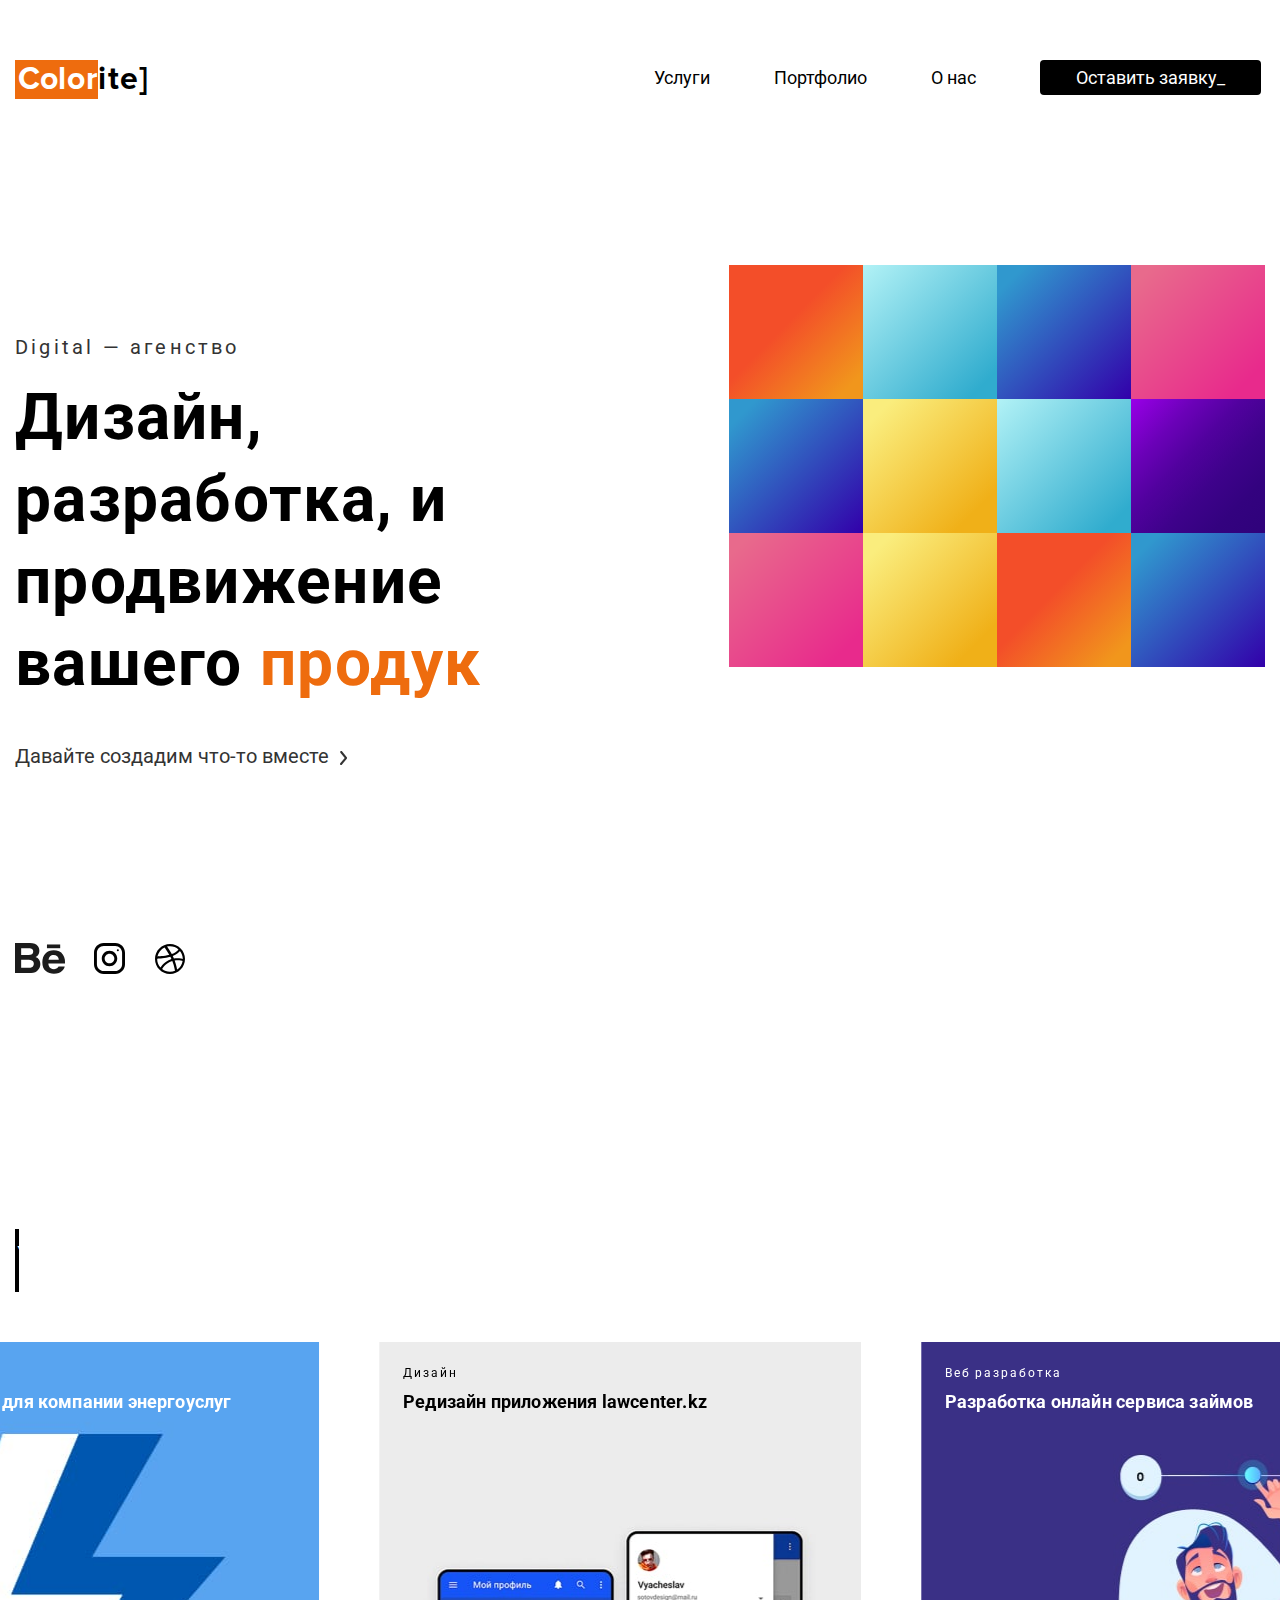
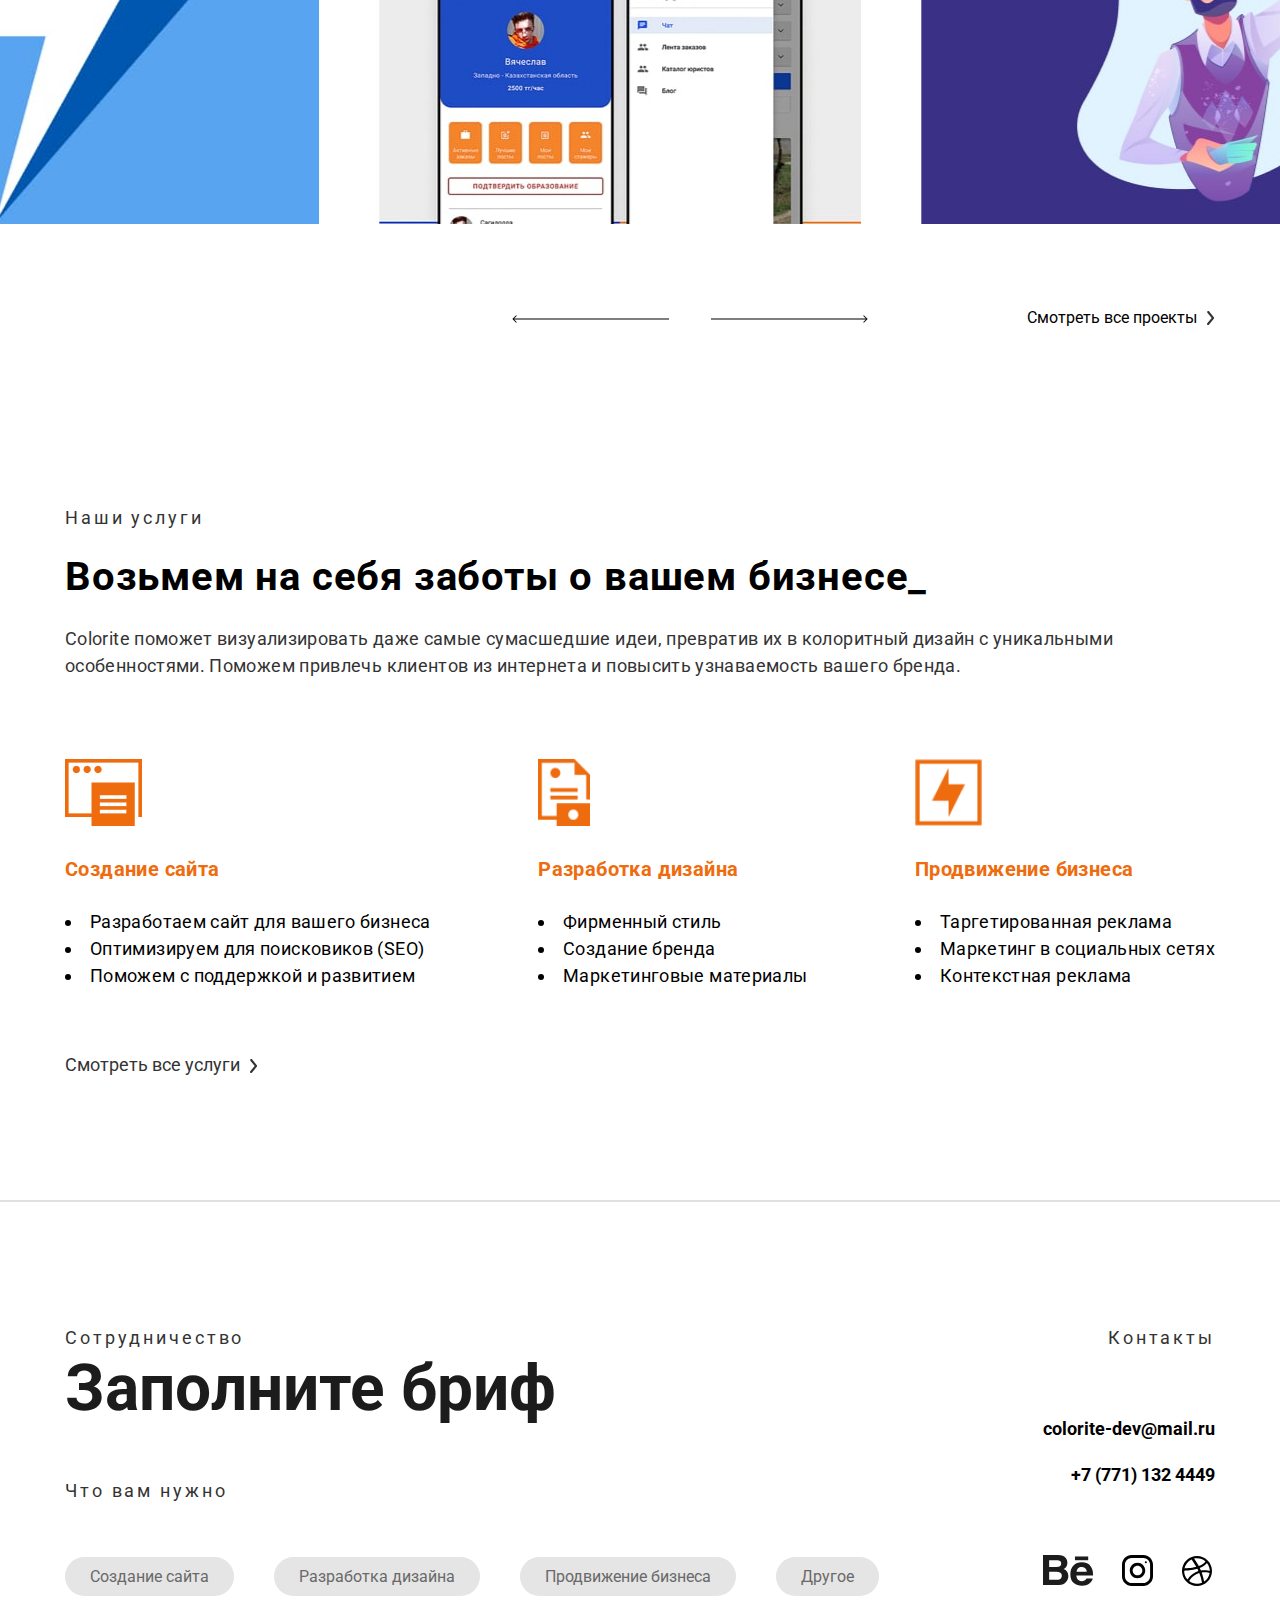
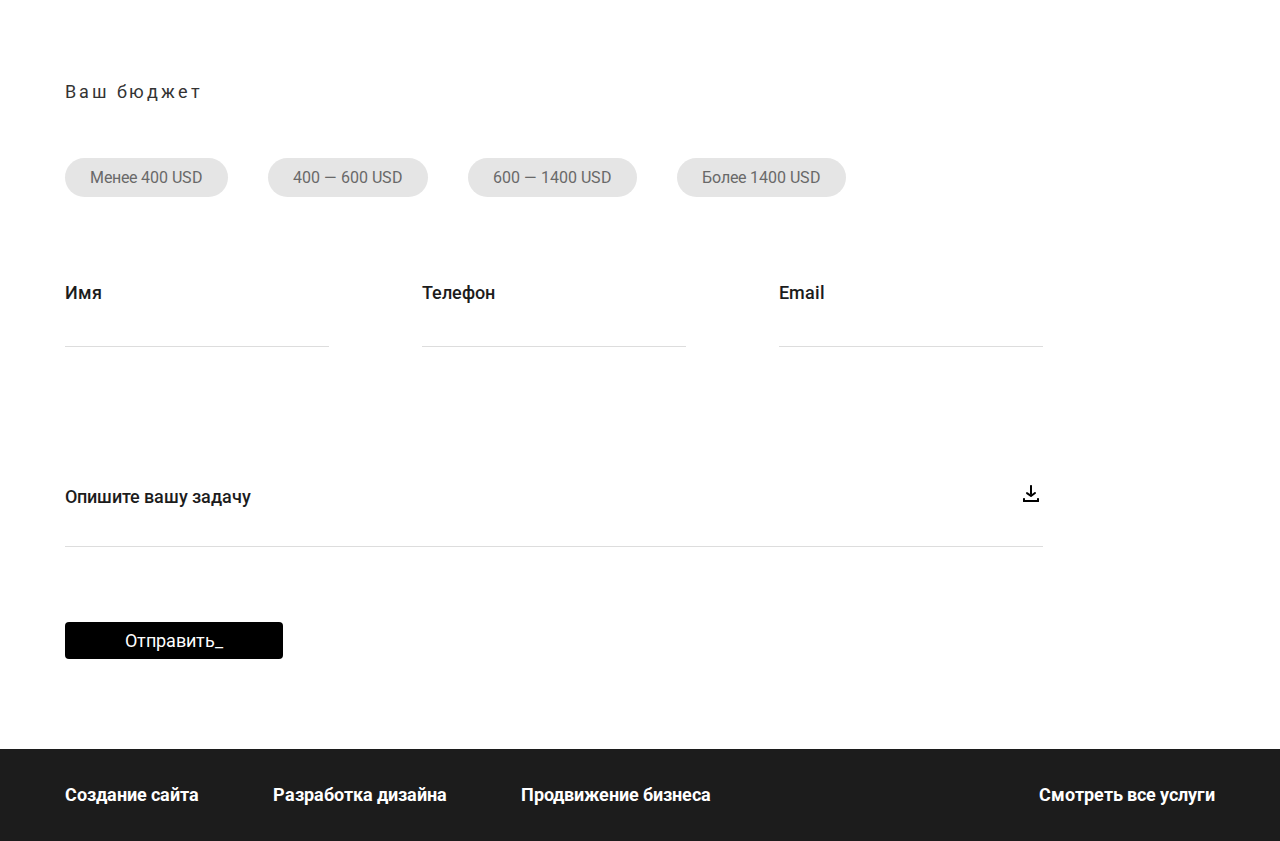
<file: index.html>
<!DOCTYPE html>
<html lang="en">

<head>
   <meta charset="UTF-8">
   <meta name="viewport" content="width=device-width, initial-scale=1.0">
   <title>Colorite</title>
   <link rel="stylesheet" href="css/aos.css">
   <link rel="stylesheet" href="css/swiper-bundle.css">
   <link rel="stylesheet" href="css/swiper-bundle.min.css">
   <link rel="stylesheet" href="css/normalize.css">
   <link rel="stylesheet" href="css/style.css">
   <link rel="shortcut icon" href="images/favicon.ico">
   <link href="https://fonts.googleapis.com/css2?family=Roboto:wght@300;400;500;700&display=swap" rel="stylesheet">
</head>

<body>
   <header class="hide-effect">
      <div class="container">
         <div class="header_top">
            <div class="logo"><a href="index.html"><span class="logo_bg">Color</span>ite<span
                     class="blink_el">]</span></a></div>
            <nav>
               <input type="checkbox" id="burger">
               <label for="burger" class="burger_label">
                  <div class="burger_line"></div>
                  <div class="burger_line"></div>
                  <div class="burger_line"></div>
               </label>
               <ul class="nav_list">
                  <li class="nav_list-item"><a href="services.html">Услуги</a></li>
                  <li class="nav_list-item"><a href="portfolio.html">Портфолио</a></li>
                  <li class="nav_list-item"><a href="ourinfo.html">О нас</a></li>
                  <li class="nav_list-item"><a href="brif.html" class="head_btn" id="coop_btn">Оставить
                        заявку<span class="blink_el">_</span></a></li>
                  <li class="nav_list-item"><a href="brif.html" class="head_btn2" id="coop_btn-mob">Связаться</a>
                  </li>
                  <li class="nav_list-item">
                     <div class="socialnet">
                        <a href="https://www.behance.net/sotovdesign" class="behancesvg" target="_blank">
                           <svg width="50" height="31" viewBox="0 0 50 31" fill="none"
                              xmlns="http://www.w3.org/2000/svg">
                              <path
                                 d="M20.5705 13.9814C21.6081 13.4678 22.3925 12.8956 22.9301 12.2774C23.8864 11.1639 24.3583 9.68754 24.3583 7.85742C24.3583 6.0765 23.8864 4.55396 22.9426 3.27749C21.3675 1.19822 18.7016 0.133978 14.9325 0.0786133H0V30.0773H13.9231C15.492 30.0773 16.9452 29.945 18.2891 29.6744C19.6329 29.4006 20.7955 28.8993 21.78 28.1672C22.6551 27.5305 23.3864 26.74 23.9677 25.808C24.8865 24.3993 25.3459 22.8029 25.3459 21.0251C25.3459 19.3026 24.9428 17.8354 24.1427 16.6297C23.3332 15.424 22.1456 14.5412 20.5705 13.9814ZM6.1599 5.28909H12.8855C14.3637 5.28909 15.5826 5.44596 16.5389 5.75662C17.6453 6.20877 18.1984 7.12844 18.1984 8.53103C18.1984 9.78905 17.7765 10.6687 16.9421 11.1639C16.1014 11.6592 15.0107 11.9083 13.673 11.9083H6.1599V5.28909ZM16.7952 24.3439C16.0514 24.6976 15.0044 24.873 13.6637 24.873H6.1599V16.8727H13.7668C15.0919 16.8819 16.1233 17.0542 16.8608 17.3771C18.1734 17.9616 18.8266 19.0319 18.8266 20.5976C18.8266 22.4431 18.1516 23.6857 16.7952 24.3439Z"
                                 fill="#1C1C1C" />
                              <path d="M45.1946 1.47778H31.9529V5.21175H45.1946V1.47778Z" fill="#1C1C1C" />
                              <path
                                 d="M49.7947 16.2143C49.5197 14.4766 48.9134 12.9479 47.9695 11.6285C46.9351 10.1337 45.6224 9.03875 44.0254 8.34673C42.4347 7.65162 40.6439 7.30407 38.65 7.30715C35.3028 7.30715 32.5838 8.3375 30.4805 10.3828C28.3835 12.4343 27.3334 15.3839 27.3334 19.2285C27.3334 23.3283 28.4928 26.2902 30.8243 28.1079C33.1464 29.9287 35.8279 30.8361 38.8719 30.8361C42.5566 30.8361 45.4224 29.7565 47.4695 27.6035C48.779 26.2441 49.5197 24.9062 49.6822 23.5929H43.5816C43.2285 24.2418 42.8191 24.7493 42.3503 25.1184C41.5002 25.795 40.3939 26.1334 39.0375 26.1334C37.7468 26.1334 36.6529 25.8535 35.7403 25.2968C34.234 24.4048 33.4464 22.8424 33.3464 20.6187H49.9947C50.0197 18.7025 49.9572 17.2293 49.7947 16.2143ZM33.4964 16.7895C33.7152 15.347 34.2465 14.2028 35.0903 13.357C35.9341 12.5143 37.128 12.0898 38.6562 12.0867C40.0657 12.0867 41.2439 12.4835 42.2034 13.2801C43.1504 14.0829 43.6848 15.2485 43.7942 16.7895H33.4964Z"
                                 fill="#1C1C1C" />
                           </svg></a>

                        <a href="https://www.instagram.com/sotovdesign" class="instsvg" target="_blank">
                           <svg width="31" height="31" version="1.1" id="Capa_1" xmlns="http://www.w3.org/2000/svg"
                              xmlns:xlink="http://www.w3.org/1999/xlink" x="0px" y="0px" viewBox="0 0 512 512"
                              style="enable-background:new 0 0 512 512;" xml:space="preserve">
                              <g>
                                 <g>
                                    <path d="M352,0H160C71.648,0,0,71.648,0,160v192c0,88.352,71.648,160,160,160h192c88.352,0,160-71.648,160-160V160
                             C512,71.648,440.352,0,352,0z M464,352c0,61.76-50.24,112-112,112H160c-61.76,0-112-50.24-112-112V160C48,98.24,98.24,48,160,48
                             h192c61.76,0,112,50.24,112,112V352z" />
                                 </g>
                              </g>
                              <g>
                                 <g>
                                    <path
                                       d="M256,128c-70.688,0-128,57.312-128,128s57.312,128,128,128s128-57.312,128-128S326.688,128,256,128z M256,336
                             c-44.096,0-80-35.904-80-80c0-44.128,35.904-80,80-80s80,35.872,80,80C336,300.096,300.096,336,256,336z" />
                                 </g>
                              </g>
                              <g>
                                 <g>
                                    <circle cx="393.6" cy="118.4" r="17.056" />
                                 </g>
                              </g>
                              <g></g>
                              <g></g>
                              <g></g>
                              <g></g>
                              <g></g>
                              <g></g>
                              <g></g>
                              <g></g>
                              <g></g>
                              <g></g>
                              <g></g>
                              <g></g>
                              <g></g>
                              <g></g>
                              <g>
                              </g>
                           </svg>
                        </a>

                        <a href="https://dribbble.com/sotovdesign" class="drsvg" target="_blank">
                           <svg width="30" height="30" viewBox="0 0 30 30" fill="none"
                              xmlns="http://www.w3.org/2000/svg">
                              <path fill-rule="evenodd" clip-rule="evenodd"
                                 d="M15 0C6.7191 0 0 6.7191 0 15C0 23.2809 6.7191 30 15 30C23.2646 30 30 23.2809 30 15C30 6.7191 23.2646 0 15 0ZM24.9078 6.91431C26.6974 9.09435 27.7712 11.8764 27.8037 14.8861C27.3807 14.8048 23.1508 13.9425 18.8883 14.4794C18.7907 14.2679 18.7093 14.0401 18.6117 13.8124C18.3514 13.1941 18.0586 12.5597 17.7657 11.9577C22.4837 10.038 24.6312 7.27224 24.9078 6.91431ZM15 2.21258C18.2538 2.21258 21.231 3.43275 23.4924 5.43384C23.2646 5.75922 21.3286 8.346 16.7733 10.0542C14.6746 6.19848 12.3482 3.0423 11.9902 2.55423C12.9501 2.32646 13.9588 2.21258 15 2.21258ZM9.5499 3.41649C9.89154 3.87201 12.1692 7.04448 14.3004 10.8189C8.31345 12.4132 3.02604 12.3807 2.45662 12.3807C3.28632 8.41107 5.97072 5.10846 9.5499 3.41649ZM2.18004 15.0163C2.18004 14.8861 2.18004 14.756 2.18004 14.6258C2.73319 14.6421 8.94795 14.7234 15.3416 12.8037C15.7158 13.5195 16.0575 14.2516 16.3829 14.9837C16.2202 15.0326 16.0412 15.0814 15.8785 15.1301C9.27333 17.2614 5.75922 23.0857 5.46639 23.5738C3.43275 21.3124 2.18004 18.3026 2.18004 15.0163ZM15 27.82C12.0391 27.82 9.30585 26.8113 7.14207 25.1193C7.36986 24.6475 9.9729 19.6367 17.1963 17.115C17.2289 17.0987 17.2451 17.0987 17.2777 17.0824C19.0835 21.7516 19.8156 25.6724 20.0108 26.795C18.4653 27.462 16.7733 27.82 15 27.82ZM22.1421 25.6237C22.0119 24.8427 21.3287 21.1009 19.6529 16.4968C23.6714 15.8623 27.1855 16.9035 27.6247 17.0499C27.0716 20.6128 25.0217 23.6876 22.1421 25.6237Z"
                                 fill="black" />
                           </svg>
                        </a>
                     </div>
                  </li>

               </ul>
            </nav>
         </div>
      </div>
   </header>


   <section class="maininfo hide-effect">
      <div class="container">
         <div class="header_main">
            <div class="header_main-inner">
               <div class="header_main-txt">
                  <h4>Digital — агенство</h4>
                  <h1>Дизайн, разработка,
                     и продвижение
                     вашего <span class="typewrite" data-period="2000"
                        data-type='[ "продукта_", "бизнеса_", "бренда_" ]'>
                        <span class="wrap"></span></h1>
                  <a href="#cooperation" class="link_inner">Давайте создадим что-то вместе
                     <svg width="9" height="16" viewBox="0 0 9 16" fill="none" xmlns="http://www.w3.org/2000/svg">
                        <path
                           d="M1.99999 15C1.76634 15.0005 1.5399 14.9191 1.35999 14.77C1.25873 14.6861 1.17503 14.583 1.11368 14.4666C1.05233 14.3503 1.01453 14.223 1.00245 14.092C0.990378 13.961 1.00426 13.8289 1.0433 13.7033C1.08235 13.5777 1.14579 13.4611 1.22999 13.36L5.70999 8L1.38999 2.63C1.30692 2.52771 1.24489 2.41002 1.20746 2.28368C1.17003 2.15734 1.15794 2.02485 1.17187 1.89382C1.18581 1.76279 1.22551 1.63581 1.28868 1.52017C1.35186 1.40454 1.43726 1.30252 1.53999 1.22C1.64346 1.12897 1.76462 1.0603 1.89588 1.01831C2.02715 0.976319 2.16567 0.961916 2.30276 0.976001C2.43986 0.990085 2.57256 1.03236 2.69254 1.10016C2.81252 1.16796 2.9172 1.25983 2.99999 1.37L7.82999 7.37C7.97707 7.54893 8.05748 7.77338 8.05748 8.005C8.05748 8.23663 7.97707 8.46107 7.82999 8.64L2.82999 14.64C2.72967 14.761 2.60224 14.8567 2.45803 14.9192C2.31382 14.9818 2.1569 15.0095 1.99999 15Z"
                           fill="#333333" />
                     </svg></a>
                  <div class="socialnet">
                     <a href="https://www.behance.net/sotovdesign" class="behancesvg" target="_blank">
                        <svg width="50" height="31" viewBox="0 0 50 31" fill="none" xmlns="http://www.w3.org/2000/svg">
                           <path
                              d="M20.5705 13.9814C21.6081 13.4678 22.3925 12.8956 22.9301 12.2774C23.8864 11.1639 24.3583 9.68754 24.3583 7.85742C24.3583 6.0765 23.8864 4.55396 22.9426 3.27749C21.3675 1.19822 18.7016 0.133978 14.9325 0.0786133H0V30.0773H13.9231C15.492 30.0773 16.9452 29.945 18.2891 29.6744C19.6329 29.4006 20.7955 28.8993 21.78 28.1672C22.6551 27.5305 23.3864 26.74 23.9677 25.808C24.8865 24.3993 25.3459 22.8029 25.3459 21.0251C25.3459 19.3026 24.9428 17.8354 24.1427 16.6297C23.3332 15.424 22.1456 14.5412 20.5705 13.9814ZM6.1599 5.28909H12.8855C14.3637 5.28909 15.5826 5.44596 16.5389 5.75662C17.6453 6.20877 18.1984 7.12844 18.1984 8.53103C18.1984 9.78905 17.7765 10.6687 16.9421 11.1639C16.1014 11.6592 15.0107 11.9083 13.673 11.9083H6.1599V5.28909ZM16.7952 24.3439C16.0514 24.6976 15.0044 24.873 13.6637 24.873H6.1599V16.8727H13.7668C15.0919 16.8819 16.1233 17.0542 16.8608 17.3771C18.1734 17.9616 18.8266 19.0319 18.8266 20.5976C18.8266 22.4431 18.1516 23.6857 16.7952 24.3439Z"
                              fill="#1C1C1C" />
                           <path d="M45.1946 1.47778H31.9529V5.21175H45.1946V1.47778Z" fill="#1C1C1C" />
                           <path
                              d="M49.7947 16.2143C49.5197 14.4766 48.9134 12.9479 47.9695 11.6285C46.9351 10.1337 45.6224 9.03875 44.0254 8.34673C42.4347 7.65162 40.6439 7.30407 38.65 7.30715C35.3028 7.30715 32.5838 8.3375 30.4805 10.3828C28.3835 12.4343 27.3334 15.3839 27.3334 19.2285C27.3334 23.3283 28.4928 26.2902 30.8243 28.1079C33.1464 29.9287 35.8279 30.8361 38.8719 30.8361C42.5566 30.8361 45.4224 29.7565 47.4695 27.6035C48.779 26.2441 49.5197 24.9062 49.6822 23.5929H43.5816C43.2285 24.2418 42.8191 24.7493 42.3503 25.1184C41.5002 25.795 40.3939 26.1334 39.0375 26.1334C37.7468 26.1334 36.6529 25.8535 35.7403 25.2968C34.234 24.4048 33.4464 22.8424 33.3464 20.6187H49.9947C50.0197 18.7025 49.9572 17.2293 49.7947 16.2143ZM33.4964 16.7895C33.7152 15.347 34.2465 14.2028 35.0903 13.357C35.9341 12.5143 37.128 12.0898 38.6562 12.0867C40.0657 12.0867 41.2439 12.4835 42.2034 13.2801C43.1504 14.0829 43.6848 15.2485 43.7942 16.7895H33.4964Z"
                              fill="#1C1C1C" />
                        </svg></a>

                     <a href="https://www.instagram.com/sotovdesign" class="instsvg" target="_blank">
                        <svg width="31" height="31" version="1.1" id="Capa_1" xmlns="http://www.w3.org/2000/svg"
                           xmlns:xlink="http://www.w3.org/1999/xlink" x="0px" y="0px" viewBox="0 0 512 512"
                           style="enable-background:new 0 0 512 512;" xml:space="preserve">
                           <g>
                              <g>
                                 <path d="M352,0H160C71.648,0,0,71.648,0,160v192c0,88.352,71.648,160,160,160h192c88.352,0,160-71.648,160-160V160
                          C512,71.648,440.352,0,352,0z M464,352c0,61.76-50.24,112-112,112H160c-61.76,0-112-50.24-112-112V160C48,98.24,98.24,48,160,48
                          h192c61.76,0,112,50.24,112,112V352z" />
                              </g>
                           </g>
                           <g>
                              <g>
                                 <path
                                    d="M256,128c-70.688,0-128,57.312-128,128s57.312,128,128,128s128-57.312,128-128S326.688,128,256,128z M256,336
                          c-44.096,0-80-35.904-80-80c0-44.128,35.904-80,80-80s80,35.872,80,80C336,300.096,300.096,336,256,336z" />
                              </g>
                           </g>
                           <g>
                              <g>
                                 <circle cx="393.6" cy="118.4" r="17.056" />
                              </g>
                           </g>
                           <g></g>
                           <g></g>
                           <g></g>
                           <g></g>
                           <g></g>
                           <g></g>
                           <g></g>
                           <g></g>
                           <g></g>
                           <g></g>
                           <g></g>
                           <g></g>
                           <g></g>
                           <g></g>
                           <g>
                           </g>
                        </svg>
                     </a>

                     <a href="https://dribbble.com/sotovdesign" class="drsvg" target="_blank">
                        <svg width="30" height="30" viewBox="0 0 30 30" fill="none" xmlns="http://www.w3.org/2000/svg">
                           <path fill-rule="evenodd" clip-rule="evenodd"
                              d="M15 0C6.7191 0 0 6.7191 0 15C0 23.2809 6.7191 30 15 30C23.2646 30 30 23.2809 30 15C30 6.7191 23.2646 0 15 0ZM24.9078 6.91431C26.6974 9.09435 27.7712 11.8764 27.8037 14.8861C27.3807 14.8048 23.1508 13.9425 18.8883 14.4794C18.7907 14.2679 18.7093 14.0401 18.6117 13.8124C18.3514 13.1941 18.0586 12.5597 17.7657 11.9577C22.4837 10.038 24.6312 7.27224 24.9078 6.91431ZM15 2.21258C18.2538 2.21258 21.231 3.43275 23.4924 5.43384C23.2646 5.75922 21.3286 8.346 16.7733 10.0542C14.6746 6.19848 12.3482 3.0423 11.9902 2.55423C12.9501 2.32646 13.9588 2.21258 15 2.21258ZM9.5499 3.41649C9.89154 3.87201 12.1692 7.04448 14.3004 10.8189C8.31345 12.4132 3.02604 12.3807 2.45662 12.3807C3.28632 8.41107 5.97072 5.10846 9.5499 3.41649ZM2.18004 15.0163C2.18004 14.8861 2.18004 14.756 2.18004 14.6258C2.73319 14.6421 8.94795 14.7234 15.3416 12.8037C15.7158 13.5195 16.0575 14.2516 16.3829 14.9837C16.2202 15.0326 16.0412 15.0814 15.8785 15.1301C9.27333 17.2614 5.75922 23.0857 5.46639 23.5738C3.43275 21.3124 2.18004 18.3026 2.18004 15.0163ZM15 27.82C12.0391 27.82 9.30585 26.8113 7.14207 25.1193C7.36986 24.6475 9.9729 19.6367 17.1963 17.115C17.2289 17.0987 17.2451 17.0987 17.2777 17.0824C19.0835 21.7516 19.8156 25.6724 20.0108 26.795C18.4653 27.462 16.7733 27.82 15 27.82ZM22.1421 25.6237C22.0119 24.8427 21.3287 21.1009 19.6529 16.4968C23.6714 15.8623 27.1855 16.9035 27.6247 17.0499C27.0716 20.6128 25.0217 23.6876 22.1421 25.6237Z"
                              fill="black" />
                        </svg>
                     </a>
                  </div>
               </div>
               <div class="header_main-img">
                  <div class="page">
                     <div class="box box-1 navy"></div>
                     <div class="box box-2 cyan"></div>
                     <div class="box box-3 tan"></div>
                     <div class="box box-4 pink"></div>
                     <div class="box box-5 tan"></div>
                     <div class="box box-6 orange"></div>
                     <div class="box box-7 cyan"></div>
                     <div class="box box-8 green"></div>
                     <div class="box box-9 pink"></div>
                     <div class="box box-10 orange"></div>
                     <div class="box box-11 navy"></div>
                     <div class="box box-12 tan"></div>
                  </div>
               </div>
            </div>
         </div>
      </div>
   </section>


   <section class="slider_works modalyak">
      <div class="container">
         <h3 id="write_txt" data-aos="txt-animation">У нас нет скидок, у нас адекватные цены<span
               class="blink_el">_</span></h3>
         <div class="bg-overlay"></div>


         <div class="modal modal-lawcen">
            <div class="modal-bg_line"></div>
            <div class="modal_inner">
               <h6>Lawcenter</h6>
               <p>Редизайн приложения юридических услуг</p>

               <div class="modal-grid">
                  <p class="modal-caption">Сфера</p>
                  <p class="modal-caption modal-caption-serv">Услуга</p>
                  <p class="modal-desc">Юриспруденция</p>
                  <p class="modal-desc">Дизайн</p>
                  <img src="images/modal/law1.jpg" class="modal-img1" alt="Image Example">
                  <p class="modal-caption">О компании</p>
                  <p class="modal-desc">Первая сеть юридических услуг в Казахстане. Компания занимается
                     цифровизацией юрисприденции и возможностью оказания
                     юридических услуг через мобильное приложение.
                  </p>
                  <p class="modal-caption modal-mt">Задача</p>
                  <p class="modal-desc modal-mt">Создание максимально удобного поиска юриста, сведение
                     финансовых и временных затрат к минимуму, а также
                     обеспечить комфортные условия для ведения сделки.
                  </p>
                  <img src="images/modal/law2.jpg" class="modal-img1" alt="Image Example">
                  <p class="modal-caption">Выполненные
                     работы</p>
                  <p class="modal-desc modal-desc2">Проведен полный аудит дизайна и составление карты
                     пользователя. Были затронуты аспекты UX
                     составляющей проекта и UI. Цель по достижению простоты в использовании выполнена успешно.
                     Создана четкая структура и иерархия платформы, до нас приложение являлось лишь прототипом.
                     Наши работы помогли достигнуть повышения трафика пользователей и достижение комфорта при
                     использовании данного сервиса</p>
                  <img src="images/modal/law3.jpg" class="modal-img1" alt="Image Example">
               </div>

               <div class="likeit">
                  <h6>Понравился кейс?</h6>
                  <a href="brif.html" class="head_btn" id="coop_btn">Оставить
                     заявку<span class="blink_el">_</span></a>
                  <a href="" class="visit-site">Посетить сайт</a>

               </div>

               <div class="close">
                  <div class="close_inner">
                     <svg width="25" height="24" viewBox="0 0 25 24" fill="none" xmlns="http://www.w3.org/2000/svg">
                        <path
                           d="M23.6764 20.3915L15.2996 12.0147L23.6764 3.63782C24.0467 3.26754 24.2547 2.76534 24.2547 2.24168C24.2547 1.71803 24.0467 1.21582 23.6764 0.845545C23.3062 0.475266 22.8039 0.267246 22.2803 0.267246C21.7566 0.267246 21.2544 0.475266 20.8842 0.845545L12.5073 9.22238L4.13049 0.845545C3.76021 0.475266 3.25801 0.267246 2.73436 0.267246C2.2107 0.267246 1.7085 0.475266 1.33822 0.845545C0.967938 1.21582 0.759917 1.71803 0.759918 2.24168C0.759918 2.76534 0.967938 3.26754 1.33822 3.63782L9.71505 12.0147L1.33822 20.3915C0.967938 20.7618 0.759916 21.264 0.759917 21.7876C0.759917 22.3113 0.967937 22.8135 1.33822 23.1838C1.7085 23.554 2.2107 23.7621 2.73435 23.7621C3.25801 23.7621 3.76021 23.554 4.13049 23.1838L12.5073 14.8069L20.8842 23.1838C21.2544 23.554 21.7566 23.7621 22.2803 23.7621C22.8039 23.7621 23.3062 23.554 23.6764 23.1838C24.0467 22.8135 24.2547 22.3113 24.2547 21.7876C24.2547 21.264 24.0467 20.7618 23.6764 20.3915Z"
                           fill="black" />
                     </svg>
                  </div>
               </div>
            </div>

         </div>


         <div class="modal modal-exzaim">
            <div class="modal-bg_line"></div>
            <div class="modal_inner">
               <h6>ЭКС ЗАЙМ</h6>
               <p>Разработка дизайна совместно с web design kz</p>

               <div class="modal-grid">
                  <p class="modal-caption">Сфера</p>
                  <p class="modal-caption modal-caption-serv">Услуга</p>
                  <p class="modal-desc">Онлайн банкинг</p>
                  <p class="modal-desc">Создание сайта</p>
                  <img src="images/modal/ex1.jpg" class="modal-img1" alt="Image Example">
                  <p class="modal-caption">О компании</p>
                  <p class="modal-desc">ТОО «МФО» Экспресс Займ» один из лидеров на рынке микрокредитования, начал свою
                     деятельность
                     с июля 2015 года.
                  </p>
                  <p class="modal-caption modal-mt">Задача</p>
                  <p class="modal-desc modal-mt">Создать лендинг страницу отражающую деятельность компании и вызывающая
                     доверительные чувства.
                     Предоставить возможностью оформления онлайн займов. Выполнить работы в чистом и понятном
                     интерфейсе для пользователя.
                  </p>
                  <img src="images/modal/ex2.jpg" class="modal-img1" alt="Image Example">

                  <p class="modal-caption">Выполненные
                     работы</p>
                  <p class="modal-desc modal-desc2">Выполнили поставленные цели по достижению комфорта и удобства в
                     использовании сайта и его интерфейса,
                     а также при оформление онлайн займов. За основу интерфейса был взят Material Design. Графические
                     элементы
                     добавляют дружелюбности и элеганстность основному контенту.</p>
                  <img src="images/modal/ex3.jpg" class="modal-img1" alt="Image Example">

               </div>>

               <div class="likeit">
                  <h6>Понравился кейс?</h6>
                  <a href="brif.html" class="head_btn" id="coop_btn">Оставить
                     заявку<span class="blink_el">_</span></a>
                  <a href="" class="visit-site">Посетить сайт</a>

               </div>

               <div class="close">
                  <div class="close_inner">
                     <svg width="25" height="24" viewBox="0 0 25 24" fill="none" xmlns="http://www.w3.org/2000/svg">
                        <path
                           d="M23.6764 20.3915L15.2996 12.0147L23.6764 3.63782C24.0467 3.26754 24.2547 2.76534 24.2547 2.24168C24.2547 1.71803 24.0467 1.21582 23.6764 0.845545C23.3062 0.475266 22.8039 0.267246 22.2803 0.267246C21.7566 0.267246 21.2544 0.475266 20.8842 0.845545L12.5073 9.22238L4.13049 0.845545C3.76021 0.475266 3.25801 0.267246 2.73436 0.267246C2.2107 0.267246 1.7085 0.475266 1.33822 0.845545C0.967938 1.21582 0.759917 1.71803 0.759918 2.24168C0.759918 2.76534 0.967938 3.26754 1.33822 3.63782L9.71505 12.0147L1.33822 20.3915C0.967938 20.7618 0.759916 21.264 0.759917 21.7876C0.759917 22.3113 0.967937 22.8135 1.33822 23.1838C1.7085 23.554 2.2107 23.7621 2.73435 23.7621C3.25801 23.7621 3.76021 23.554 4.13049 23.1838L12.5073 14.8069L20.8842 23.1838C21.2544 23.554 21.7566 23.7621 22.2803 23.7621C22.8039 23.7621 23.3062 23.554 23.6764 23.1838C24.0467 22.8135 24.2547 22.3113 24.2547 21.7876C24.2547 21.264 24.0467 20.7618 23.6764 20.3915Z"
                           fill="black" />
                     </svg>
                  </div>
               </div>
            </div>

         </div>

         <div class="modal modal-ttswin">
            <div class="modal-bg_line"></div>
            <div class="modal_inner">
               <h6>TTS</h6>
               <p>Разработка Windows application</p>

               <div class="modal-grid">
                  <p class="modal-caption">Сфера</p>
                  <p class="modal-caption modal-caption-serv">Услуга</p>
                  <p class="modal-desc">Windows приложения</p>
                  <p class="modal-desc">Дизайн</p>
                  <img src="images/modal/tts1.jpg" class="modal-img1" alt="Image Example">
                  <p class="modal-caption">О компании</p>
                  <p class="modal-desc">TTS онлайн платформа для объединения геймеров со всего СНГ. Молодая
                     компания существующая на рынке
                     с 2019 года.
                  </p>
                  <p class="modal-caption modal-mt">Задача</p>
                  <p class="modal-desc modal-mt">Разработать Windows приложение с возможностью подключения к
                     выбранному игровому серверу.
                     Реализовать систему достижений и добавить возможность создания своего собственного
                     игрового
                     сервера. Дизайн должен быть выполнен в фирменных оттенках фиолетового цвета.
                  </p>
                  <p class="modal-caption">Выполненные
                     работы</p>
                  <p class="modal-desc modal-desc2">Успешно справились с поставленными целями. Проведя
                     финальный юзабилити анализ мы выяснили что
                     пользователь не имеет трудностей в понимании интерфейса приложения. </p>
               </div>

               <div class="likeit">
                  <h6>Понравился кейс?</h6>
                  <a href="brif.html" class="head_btn" id="coop_btn">Оставить
                     заявку<span class="blink_el">_</span></a>
                  <a href="" class="visit-site">Посетить сайт</a>

               </div>

               <div class="close">
                  <div class="close_inner">
                     <svg width="25" height="24" viewBox="0 0 25 24" fill="none" xmlns="http://www.w3.org/2000/svg">
                        <path
                           d="M23.6764 20.3915L15.2996 12.0147L23.6764 3.63782C24.0467 3.26754 24.2547 2.76534 24.2547 2.24168C24.2547 1.71803 24.0467 1.21582 23.6764 0.845545C23.3062 0.475266 22.8039 0.267246 22.2803 0.267246C21.7566 0.267246 21.2544 0.475266 20.8842 0.845545L12.5073 9.22238L4.13049 0.845545C3.76021 0.475266 3.25801 0.267246 2.73436 0.267246C2.2107 0.267246 1.7085 0.475266 1.33822 0.845545C0.967938 1.21582 0.759917 1.71803 0.759918 2.24168C0.759918 2.76534 0.967938 3.26754 1.33822 3.63782L9.71505 12.0147L1.33822 20.3915C0.967938 20.7618 0.759916 21.264 0.759917 21.7876C0.759917 22.3113 0.967937 22.8135 1.33822 23.1838C1.7085 23.554 2.2107 23.7621 2.73435 23.7621C3.25801 23.7621 3.76021 23.554 4.13049 23.1838L12.5073 14.8069L20.8842 23.1838C21.2544 23.554 21.7566 23.7621 22.2803 23.7621C22.8039 23.7621 23.3062 23.554 23.6764 23.1838C24.0467 22.8135 24.2547 22.3113 24.2547 21.7876C24.2547 21.264 24.0467 20.7618 23.6764 20.3915Z"
                           fill="black" />
                     </svg>
                  </div>
               </div>
            </div>
         </div>

         <div class="modal modal-fontan-prtf">
            <div class="modal-bg_line"></div>
            <div class="modal_inner">
               <h6>М.Фонтаны</h6>
               <p>Разработка сайта совместно с web design kz</p>

               <div class="modal-grid">
                  <p class="modal-caption">Сфера</p>
                  <p class="modal-caption modal-caption-serv">Услуга</p>
                  <p class="modal-desc">Онлайн - сервис</p>
                  <p class="modal-desc">Создание сайта</p>
                  <img src="images/modal/fontan1.jpg" class="modal-img1" alt="Image Example">
                  <p class="modal-caption">О компании</p>
                  <p class="modal-desc">« Мир фонтанов » предлагает множество вариантов создания водного райского уголка вашего дома.
                     Предоставляется весь комплекс услуг – от профессиональной проектировки, строительства бассейнов,
                     фонтанов до их сервисного обслуживания, возведения соответствующих павильонов.
                  </p>
                  <p class="modal-caption modal-mt">Задача</p>
                  <p class="modal-desc modal-mt">Разработать онлайн-сервис по оказанию услуг по строительству фонтанов. Главная страница должна
                     четко отображать род детяльности компании и призвать аудиторию к совершению действия. Расположить
                     триггеры к действию покупки. Создать удобный и понятный каталог вместе с услугами.
                  </p>
                  <img src="images/modal/fontan2.jpg" class="modal-img1" alt="Image Example">

                  <p class="modal-caption">Выполненные
                     работы</p>
                  <p class="modal-desc modal-desc2">После запуска проекта провели юзабилити тестирование и скорость работы сайта. Разработали внутренний
                     интерфейс на основе популярного Ant - design. Расположили формы подачи заявок и сделали админ панель
                     для мененджеров.</p>
                  <img src="images/modal/fontan3.jpg" class="modal-img1" alt="Image Example">

               </div>

               <div class="likeit">
                  <h6>Понравился кейс?</h6>
                  <a href="brif.html" class="head_btn" id="coop_btn">Оставить
                     заявку<span class="blink_el">_</span></a>
                  <a href="" class="visit-site">Посетить сайт</a>

               </div>

               <div class="close">
                  <div class="close_inner">
                     <svg width="25" height="24" viewBox="0 0 25 24" fill="none"
                        xmlns="http://www.w3.org/2000/svg">
                        <path
                           d="M23.6764 20.3915L15.2996 12.0147L23.6764 3.63782C24.0467 3.26754 24.2547 2.76534 24.2547 2.24168C24.2547 1.71803 24.0467 1.21582 23.6764 0.845545C23.3062 0.475266 22.8039 0.267246 22.2803 0.267246C21.7566 0.267246 21.2544 0.475266 20.8842 0.845545L12.5073 9.22238L4.13049 0.845545C3.76021 0.475266 3.25801 0.267246 2.73436 0.267246C2.2107 0.267246 1.7085 0.475266 1.33822 0.845545C0.967938 1.21582 0.759917 1.71803 0.759918 2.24168C0.759918 2.76534 0.967938 3.26754 1.33822 3.63782L9.71505 12.0147L1.33822 20.3915C0.967938 20.7618 0.759916 21.264 0.759917 21.7876C0.759917 22.3113 0.967937 22.8135 1.33822 23.1838C1.7085 23.554 2.2107 23.7621 2.73435 23.7621C3.25801 23.7621 3.76021 23.554 4.13049 23.1838L12.5073 14.8069L20.8842 23.1838C21.2544 23.554 21.7566 23.7621 22.2803 23.7621C22.8039 23.7621 23.3062 23.554 23.6764 23.1838C24.0467 22.8135 24.2547 22.3113 24.2547 21.7876C24.2547 21.264 24.0467 20.7618 23.6764 20.3915Z"
                           fill="black" />
                     </svg>
                  </div>
               </div>
            </div>
         </div>

         <div class="modal modal-rmpwr">
            <div class="modal-bg_line"></div>
            <div class="modal_inner">
               <h6>RM Power</h6>
               <p>Дизайн сайта совместно с web design kz</p>

               <div class="modal-grid">
                  <p class="modal-caption">Сфера</p>
                  <p class="modal-caption modal-caption-serv">Услуга</p>
                  <p class="modal-desc">Энергоснабжение</p>
                  <p class="modal-desc">Создание сайта</p>
                  <img src="images/modal/rm1.jpg" class="modal-img1" alt="Image Example">
                  <p class="modal-caption">О компании</p>
                  <p class="modal-desc">Компания, успешно работающая на рынке энергоуслуг Казахстана.
                     В 2020 году компания ТОО «RM Power»
                     аккредитованна на проведение энергоаудита. Предоставляет полный спектр услуг позволяющий сэкономить
                     время, деньги и энергоресурсы.
                  </p>
                  <p class="modal-caption modal-mt">Задача</p>
                  <p class="modal-desc modal-mt">Создание многостраничного сайта с целью конвертирования пользователя в
                     потенциального клиента.
                     Разработать продающий лендинг рассказывающий о деятельности компании и побуждающий к совершению
                     действия покупки услуг.
                  </p>
                  <img src="images/modal/rm2.jpg" class="modal-img1" alt="Image Example">
                  <p class="modal-caption">Выполненные
                     работы</p>
                  <p class="modal-desc modal-desc2">Сайт RM Power отлично адаптивен и с компьютера, и с мобильного
                     телефона. За основу концепции дизайна
                     была взята воздушность и минималистичность. Разработали многостраничник с интуитивно понятным
                     интерфейсом. Оптимизировали внутренние работы сайта для скорости загрузки. </p>
                  <img src="images/modal/rm3.jpg" class="modal-img1" alt="Image Example">
               </div>

               <div class="likeit">
                  <h6>Понравился кейс?</h6>
                  <a href="brif.html" class="head_btn" id="coop_btn">Оставить
                     заявку<span class="blink_el">_</span></a>
                  <a href="" class="visit-site">Посетить сайт</a>

               </div>
               <div class="close">
                  <div class="close_inner">
                     <svg width="25" height="24" viewBox="0 0 25 24" fill="none" xmlns="http://www.w3.org/2000/svg">
                        <path
                           d="M23.6764 20.3915L15.2996 12.0147L23.6764 3.63782C24.0467 3.26754 24.2547 2.76534 24.2547 2.24168C24.2547 1.71803 24.0467 1.21582 23.6764 0.845545C23.3062 0.475266 22.8039 0.267246 22.2803 0.267246C21.7566 0.267246 21.2544 0.475266 20.8842 0.845545L12.5073 9.22238L4.13049 0.845545C3.76021 0.475266 3.25801 0.267246 2.73436 0.267246C2.2107 0.267246 1.7085 0.475266 1.33822 0.845545C0.967938 1.21582 0.759917 1.71803 0.759918 2.24168C0.759918 2.76534 0.967938 3.26754 1.33822 3.63782L9.71505 12.0147L1.33822 20.3915C0.967938 20.7618 0.759916 21.264 0.759917 21.7876C0.759917 22.3113 0.967937 22.8135 1.33822 23.1838C1.7085 23.554 2.2107 23.7621 2.73435 23.7621C3.25801 23.7621 3.76021 23.554 4.13049 23.1838L12.5073 14.8069L20.8842 23.1838C21.2544 23.554 21.7566 23.7621 22.2803 23.7621C22.8039 23.7621 23.3062 23.554 23.6764 23.1838C24.0467 22.8135 24.2547 22.3113 24.2547 21.7876C24.2547 21.264 24.0467 20.7618 23.6764 20.3915Z"
                           fill="black" />
                     </svg>
                  </div>
               </div>
            </div>

         </div>
      </div>
      <div class="pc-version">
         <div class="slider_works-inner">
            <div class="swiper-container" data-mobile="false">
               <!-- Additional required wrapper -->
               <div class="swiper-wrapper">
                  <!-- Slides -->
                  <div class="swiper-slide">
                     <div class="tab-content_inner-item design-portfolio lawcen">
                        <img src="images/portfolio/1.jpg" alt="Our projects">
                        <h4 class="blk-color">Дизайн</h4>
                        <p class="blk-color">Редизайн приложения lawcenter.kz</p>
                        <time>2020</time>
                     </div>
                  </div>

                  <div class="swiper-slide">
                     <div class="bg-overlay"></div>
                     <div class="tab-content_inner-item web-portfolio exzaim">
                        <img src="images/portfolio/4.jpg" alt="Our projects">
                        <h4>Веб разработка</h4>
                        <p>Разработка онлайн сервиса займов</p>
                        <time>2020</time>
                     </div>
                  </div>

                  <div class="swiper-slide">
                     <div class="bg-overlay"></div>
                     <div class="tab-content_inner-item web-portfolio design-portfolio ttswin">
                        <img src="images/portfolio/5.jpg" alt="Our projects">
                        <h4>Веб разработка</h4>
                        <p>Разработка Windows application</p>
                        <time>2020</time>
                     </div>
                  </div>

                  <div class="swiper-slide">
                     <div class="bg-overlay"></div>
                     <div class="tab-content_inner-item web-portfolio design-portfolio fontan-prtf">
                        <img src="images/portfolio/6.jpg" alt="Our projects">
                        <h4>Веб разработка</h4>
                        <p>Разработка онлайн-сервиса «Мир фонтанов»</p>
                        <time>2020</time>
                     </div>
                  </div>

                  <div class="swiper-slide">
                     <div class="bg-overlay"></div>
                     <div class="tab-content_inner-item web-portfolio rmpwr">
                        <img src="images/portfolio/2.jpg" alt="Our projects">
                        <h4>Веб разработка</h4>
                        <p>Создание сайта для компании энергоуслуг</p>
                        <time>2020</time>
                     </div>
                  </div>
               </div>
            </div>

            <div class="slide_nav">
               <div class="btn-prev">
                  <img src="images/Arrow1.png" alt="Prev Slide">
               </div>
               <div class="btn-next">
                  <img src="images/Arrow2.png" alt="Next Slide">
               </div>
            </div>


            <div class="container2">
               <a href="portfolio.html" class="link_inner">Смотреть все проекты
                  <svg width="9" height="16" viewBox="0 0 9 16" fill="none" xmlns="http://www.w3.org/2000/svg">
                     <path
                        d="M1.99999 15C1.76634 15.0005 1.5399 14.9191 1.35999 14.77C1.25873 14.6861 1.17503 14.583 1.11368 14.4666C1.05233 14.3503 1.01453 14.223 1.00245 14.092C0.990378 13.961 1.00426 13.8289 1.0433 13.7033C1.08235 13.5777 1.14579 13.4611 1.22999 13.36L5.70999 8L1.38999 2.63C1.30692 2.52771 1.24489 2.41002 1.20746 2.28368C1.17003 2.15734 1.15794 2.02485 1.17187 1.89382C1.18581 1.76279 1.22551 1.63581 1.28868 1.52017C1.35186 1.40454 1.43726 1.30252 1.53999 1.22C1.64346 1.12897 1.76462 1.0603 1.89588 1.01831C2.02715 0.976319 2.16567 0.961916 2.30276 0.976001C2.43986 0.990085 2.57256 1.03236 2.69254 1.10016C2.81252 1.16796 2.9172 1.25983 2.99999 1.37L7.82999 7.37C7.97707 7.54893 8.05748 7.77338 8.05748 8.005C8.05748 8.23663 7.97707 8.46107 7.82999 8.64L2.82999 14.64C2.72967 14.761 2.60224 14.8567 2.45803 14.9192C2.31382 14.9818 2.1569 15.0095 1.99999 15Z"
                        fill="#333333" />
                  </svg></a>
            </div>
         </div>
      </div>


      <div class="mobile-version modalyak">
         <div class="container">
            <div class="mobile-version_img modalyak">
               <div class="tab-content_inner-item design-portfolio lawcen">
                  <img src="images/portfolio/1.jpg" alt="Our projects">
                  <h4 class="blk-color">Дизайн</h4>
                  <p class="blk-color">Редизайн приложения lawcenter.kz</p>
                  <time>2020</time>
               </div>
            </div>



            <div class="mobile-version_img">
               <div class="tab-content_inner-item web-portfolio rmpwr">
                  <img src="images/portfolio/2.jpg" alt="Our projects">
                  <h4>Веб разработка</h4>
                  <p>Создание сайта для компании энергоуслуг</p>
                  <time>2020</time>
               </div>
            </div>
            <div class="mobile-version_img">
               <div class="tab-content_inner-item web-portfolio design-portfolio ttswin">
                  <img src="images/portfolio/5.jpg" alt="Our projects">
                  <h4>Веб разработка</h4>
                  <p>Разработка Windows application</p>
                  <time>2020</time>
               </div>
            </div>

            <div class="plus-btn">
               <a href="portfolio.html">
                  <svg width="48" height="48" viewBox="0 0 48 48" fill="none" xmlns="http://www.w3.org/2000/svg">
                     <path d="M24 15.5145V32.4851" stroke="#EE6C0E" stroke-width="2" stroke-linecap="round" />
                     <path d="M15.5147 24H32.4852" stroke="#EE6C0E" stroke-width="2" stroke-linecap="round" />
                     <path
                        d="M36 6H12C8.68629 6 6 8.68629 6 12V36C6 39.3137 8.68629 42 12 42H36C39.3137 42 42 39.3137 42 36V12C42 8.68629 39.3137 6 36 6Z"
                        stroke="#EE6C0E" stroke-width="2" stroke-linecap="round" stroke-linejoin="round" />
                  </svg>
               </a>
            </div>
         </div>
      </div>


   </section>




   <section class="services hide-effect">
      <div class="container2">
         <h5>Наши услуги</h5>
         <h3>Возьмем на себя заботы о вашем бизнесе<span class="blink_el">_</span></h3>
         <p>Colorite поможет визуализировать даже самые сумасшедшие идеи, превратив их в колоритный дизайн с уникальными
            особенностями. Поможем привлечь клиентов из интернета и повысить узнаваемость вашего бренда.</p>
         <div class="services_inner">
            <div class="services_inner-item">
               <img src="images/services/1.png" height="67px" alt="service image">
               <h6>Создание сайта</h6>
               <ul>
                  <li>Разработаем сайт для вашего бизнеса</li>
                  <li> Оптимизируем для поисковиков (SEO)</li>
                  <li>Поможем с поддержкой и развитием</li>
               </ul>
            </div>

            <div class="services_inner-item">
               <img src="images/services/2.png" height="67px" alt="service image">
               <h6>Разработка дизайна</h6>
               <ul>
                  <li>Фирменный стиль</li>
                  <li>Создание бренда</li>
                  <li>Маркетинговые материалы</li>
               </ul>
            </div>

            <div class="services_inner-item">
               <img src="images/services/3.png" height="67px" alt="service image">
               <h6>Продвижение бизнеса</h6>
               <ul>
                  <li>Таргетированная реклама</li>
                  <li>Маркетинг в социальных сетях</li>
                  <li>Контекстная реклама</li>
               </ul>
            </div>
         </div>
         <a href="services.html" class="link_inner">Смотреть все услуги
            <svg width="9" height="16" viewBox="0 0 9 16" fill="none" xmlns="http://www.w3.org/2000/svg">
               <path
                  d="M1.99999 15C1.76634 15.0005 1.5399 14.9191 1.35999 14.77C1.25873 14.6861 1.17503 14.583 1.11368 14.4666C1.05233 14.3503 1.01453 14.223 1.00245 14.092C0.990378 13.961 1.00426 13.8289 1.0433 13.7033C1.08235 13.5777 1.14579 13.4611 1.22999 13.36L5.70999 8L1.38999 2.63C1.30692 2.52771 1.24489 2.41002 1.20746 2.28368C1.17003 2.15734 1.15794 2.02485 1.17187 1.89382C1.18581 1.76279 1.22551 1.63581 1.28868 1.52017C1.35186 1.40454 1.43726 1.30252 1.53999 1.22C1.64346 1.12897 1.76462 1.0603 1.89588 1.01831C2.02715 0.976319 2.16567 0.961916 2.30276 0.976001C2.43986 0.990085 2.57256 1.03236 2.69254 1.10016C2.81252 1.16796 2.9172 1.25983 2.99999 1.37L7.82999 7.37C7.97707 7.54893 8.05748 7.77338 8.05748 8.005C8.05748 8.23663 7.97707 8.46107 7.82999 8.64L2.82999 14.64C2.72967 14.761 2.60224 14.8567 2.45803 14.9192C2.31382 14.9818 2.1569 15.0095 1.99999 15Z"
                  fill="#333333" />
            </svg>
         </a>
      </div>
   </section>





   <div class="linesection"></div>





   <section class="brif_section  hide-effect">
      <div class="container2">
         <section class="coopandcont">

            <section class="coop" id="cooperation">

               <h5>Сотрудничество</h5>
               <h2>Заполните бриф</h2>
               <form action="https://submit-form.com/jRoW1_-U5Yr-hYow0Zu63" method="POST" id="coop_form">
                  <input type="hidden" name="_redirect" value="https://colorite.dev/thanks" />
                  <div class="worktype_inner">
                     <h5 class="h5-form">Что вам нужно</h5>

                     <div class="worktype_inner2">
                        <input type="checkbox" value="Создание сайта" name="worktype" id="create_site">
                        <label for="create_site">Создание сайта</label>

                        <input type="checkbox" value="Разработка дизайна" name="worktype" id="create_design">
                        <label for="create_design">Разработка дизайна</label>

                        <input type="checkbox" value="Продвижение бизнеса" name="worktype" id="biz">
                        <label for="biz">Продвижение бизнеса</label>

                        <input type="checkbox" value="Другое" name="worktype" id="other">
                        <label for="other">Другое</label>
                     </div>
                  </div>

                  <div class="price_inner">
                     <h5 class="h5-form">Ваш бюджет</h5>
                     <div class="price_inner2">
                        <input type="radio" name="price" value="30" id="price30k">
                        <label for="price30k">Менее 400 USD</label>

                        <input type="radio" name="price" value="50" id="price50k">
                        <label for="price50k">400 — 600 USD</label>

                        <input type="radio" name="price" value="100" id="price100k">
                        <label for="price100k">600 — 1400 USD</label>

                        <input type="radio" name="price" value="100+" id="priceover100k">
                        <label for="priceover100k">Более 1400 USD</label>
                     </div>
                  </div>

                  <div class="clients_inner">
                     <div class="name_inner">
                        <label for="client_name" class="label_up">Имя</label>
                        <input type="text" name="client_name" id="client_name">
                     </div>
                     <div class="tel_inner">
                        <label for="client_tel">Телефон</label>
                        <input type="tel" value="" name="client_tel" id="client_tel"
                           pattern="(\s*)?(\+)?([- _():=+]?\d[- _():=+]?){10,14}(\s*)?">
                     </div>
                     <div class="mail_inner">
                        <label for="client_mail">Email</label>
                        <input type="email" name="client_mail" id="client_mail" placeholder=" " required>
                        <span class="form__validation form__validation--error">Адрес e-mail не корректный </span>
                     </div>
                  </div>

                  <div class="desc_inner">
                     <div class="desc_inner-top">
                        <label for="desc_text">Опишите вашу задачу</label>


                        <div class="files-wr" data-count-files="1">
                           <div class="one-file">
                              <div class="file-item hide-btn">
                                 <span class="btn btn-del-file">x</span>
                                 <span class="file-name"></span>
                              </div>
                              <input type="file" name="desc_load" id="desc_load">
                              <label for="desc_load" class="desc_label">
                                 <svg width="24" height="24" viewBox="0 0 24 24" fill="none"
                                    xmlns="http://www.w3.org/2000/svg">
                                    <path
                                       d="M19 18H5C4.44772 18 4 18.4477 4 19C4 19.5523 4.44772 20 5 20H19C19.5523 20 20 19.5523 20 19C20 18.4477 19.5523 18 19 18Z"
                                       fill="black" />
                                    <path
                                       d="M4 17V19C4 19.5523 4.44772 20 5 20C5.55228 20 6 19.5523 6 19V17C6 16.4477 5.55228 16 5 16C4.44772 16 4 16.4477 4 17Z"
                                       fill="black" />
                                    <path
                                       d="M18 17V19C18 19.5523 18.4477 20 19 20C19.5523 20 20 19.5523 20 19V17C20 16.4477 19.5523 16 19 16C18.4477 16 18 16.4477 18 17Z"
                                       fill="black" />
                                    <path
                                       d="M12 15C11.7926 15.0016 11.59 14.9387 11.42 14.82L7.41995 12C7.20436 11.8471 7.05809 11.615 7.01312 11.3545C6.96815 11.0941 7.02813 10.8264 7.17995 10.61C7.25574 10.5019 7.35219 10.4098 7.46376 10.3391C7.57532 10.2684 7.69977 10.2206 7.82994 10.1982C7.9601 10.1759 8.09339 10.1796 8.22212 10.2091C8.35085 10.2386 8.47247 10.2933 8.57995 10.37L12 12.76L15.3999 10.2C15.6121 10.0409 15.8788 9.97255 16.1414 10.0101C16.4039 10.0476 16.6408 10.1878 16.7999 10.4C16.9591 10.6122 17.0274 10.8789 16.9899 11.1414C16.9524 11.404 16.8121 11.6409 16.5999 11.8L12.6 14.8C12.4269 14.9298 12.2163 15 12 15Z"
                                       fill="black" />
                                    <path
                                       d="M12 13C11.7348 13 11.4804 12.8946 11.2929 12.7071C11.1054 12.5196 11 12.2652 11 12V4C11 3.73478 11.1054 3.48043 11.2929 3.29289C11.4804 3.10536 11.7348 3 12 3C12.2652 3 12.5196 3.10536 12.7071 3.29289C12.8946 3.48043 13 3.73478 13 4V12C13 12.2652 12.8946 12.5196 12.7071 12.7071C12.5196 12.8946 12.2652 13 12 13Z"
                                       fill="black" />
                                 </svg>
                              </label>

                           </div>
                        </div>

                     </div>
                     <textarea name="desc_text" id="desc_text" form="coop_form"></textarea>
                  </div>

                  <button class="submit_btn">Отправить<span class="blink_el">_</span></button>
               </form>

            </section>

            <section class="contacts">
               <h5>Контакты</h5>
               <a class="our_mail" href="mailto:colorite-dev@mail.ru">colorite-dev@mail.ru</a>
               <a class="phone" href="tel:87711324449">+7 (771) 132 4449</a>

               <div class="socialnet">
                  <a href="https://www.behance.net/sotovdesign" class="behancesvg" target="_blank"><svg width="50"
                        height="31" viewBox="0 0 50 31" fill="none" xmlns="http://www.w3.org/2000/svg">
                        <path
                           d="M20.5705 13.9814C21.6081 13.4678 22.3925 12.8956 22.9301 12.2774C23.8864 11.1639 24.3583 9.68754 24.3583 7.85742C24.3583 6.0765 23.8864 4.55396 22.9426 3.27749C21.3675 1.19822 18.7016 0.133978 14.9325 0.0786133H0V30.0773H13.9231C15.492 30.0773 16.9452 29.945 18.2891 29.6744C19.6329 29.4006 20.7955 28.8993 21.78 28.1672C22.6551 27.5305 23.3864 26.74 23.9677 25.808C24.8865 24.3993 25.3459 22.8029 25.3459 21.0251C25.3459 19.3026 24.9428 17.8354 24.1427 16.6297C23.3332 15.424 22.1456 14.5412 20.5705 13.9814ZM6.1599 5.28909H12.8855C14.3637 5.28909 15.5826 5.44596 16.5389 5.75662C17.6453 6.20877 18.1984 7.12844 18.1984 8.53103C18.1984 9.78905 17.7765 10.6687 16.9421 11.1639C16.1014 11.6592 15.0107 11.9083 13.673 11.9083H6.1599V5.28909ZM16.7952 24.3439C16.0514 24.6976 15.0044 24.873 13.6637 24.873H6.1599V16.8727H13.7668C15.0919 16.8819 16.1233 17.0542 16.8608 17.3771C18.1734 17.9616 18.8266 19.0319 18.8266 20.5976C18.8266 22.4431 18.1516 23.6857 16.7952 24.3439Z"
                           fill="#1C1C1C" />
                        <path d="M45.1946 1.47778H31.9529V5.21175H45.1946V1.47778Z" fill="#1C1C1C" />
                        <path
                           d="M49.7947 16.2143C49.5197 14.4766 48.9134 12.9479 47.9695 11.6285C46.9351 10.1337 45.6224 9.03875 44.0254 8.34673C42.4347 7.65162 40.6439 7.30407 38.65 7.30715C35.3028 7.30715 32.5838 8.3375 30.4805 10.3828C28.3835 12.4343 27.3334 15.3839 27.3334 19.2285C27.3334 23.3283 28.4928 26.2902 30.8243 28.1079C33.1464 29.9287 35.8279 30.8361 38.8719 30.8361C42.5566 30.8361 45.4224 29.7565 47.4695 27.6035C48.779 26.2441 49.5197 24.9062 49.6822 23.5929H43.5816C43.2285 24.2418 42.8191 24.7493 42.3503 25.1184C41.5002 25.795 40.3939 26.1334 39.0375 26.1334C37.7468 26.1334 36.6529 25.8535 35.7403 25.2968C34.234 24.4048 33.4464 22.8424 33.3464 20.6187H49.9947C50.0197 18.7025 49.9572 17.2293 49.7947 16.2143ZM33.4964 16.7895C33.7152 15.347 34.2465 14.2028 35.0903 13.357C35.9341 12.5143 37.128 12.0898 38.6562 12.0867C40.0657 12.0867 41.2439 12.4835 42.2034 13.2801C43.1504 14.0829 43.6848 15.2485 43.7942 16.7895H33.4964Z"
                           fill="#1C1C1C" />
                     </svg></a>

                  <a href="https://www.instagram.com/sotovdesign" class="instsvg" target="_blank">
                     <svg width="31" height="31" version="1.1" id="Capa_1" xmlns="http://www.w3.org/2000/svg"
                        xmlns:xlink="http://www.w3.org/1999/xlink" x="0px" y="0px" viewBox="0 0 512 512"
                        style="enable-background:new 0 0 512 512;" xml:space="preserve">
                        <g>
                           <g>
                              <path d="M352,0H160C71.648,0,0,71.648,0,160v192c0,88.352,71.648,160,160,160h192c88.352,0,160-71.648,160-160V160
                          C512,71.648,440.352,0,352,0z M464,352c0,61.76-50.24,112-112,112H160c-61.76,0-112-50.24-112-112V160C48,98.24,98.24,48,160,48
                          h192c61.76,0,112,50.24,112,112V352z" />
                           </g>
                        </g>
                        <g>
                           <g>
                              <path
                                 d="M256,128c-70.688,0-128,57.312-128,128s57.312,128,128,128s128-57.312,128-128S326.688,128,256,128z M256,336
                          c-44.096,0-80-35.904-80-80c0-44.128,35.904-80,80-80s80,35.872,80,80C336,300.096,300.096,336,256,336z" />
                           </g>
                        </g>
                        <g>
                           <g>
                              <circle cx="393.6" cy="118.4" r="17.056" />
                           </g>
                        </g>
                        <g></g>
                        <g></g>
                        <g></g>
                        <g></g>
                        <g></g>
                        <g></g>
                        <g></g>
                        <g></g>
                        <g></g>
                        <g></g>
                        <g></g>
                        <g></g>
                        <g></g>
                        <g></g>
                        <g>
                        </g>
                     </svg>
                  </a>

                  <a href="https://dribbble.com/sotovdesign" class="drsvg" target="_blank">
                     <svg width="30" height="30" viewBox="0 0 30 30" fill="none" xmlns="http://www.w3.org/2000/svg">
                        <path fill-rule="evenodd" clip-rule="evenodd"
                           d="M15 0C6.7191 0 0 6.7191 0 15C0 23.2809 6.7191 30 15 30C23.2646 30 30 23.2809 30 15C30 6.7191 23.2646 0 15 0ZM24.9078 6.91431C26.6974 9.09435 27.7712 11.8764 27.8037 14.8861C27.3807 14.8048 23.1508 13.9425 18.8883 14.4794C18.7907 14.2679 18.7093 14.0401 18.6117 13.8124C18.3514 13.1941 18.0586 12.5597 17.7657 11.9577C22.4837 10.038 24.6312 7.27224 24.9078 6.91431ZM15 2.21258C18.2538 2.21258 21.231 3.43275 23.4924 5.43384C23.2646 5.75922 21.3286 8.346 16.7733 10.0542C14.6746 6.19848 12.3482 3.0423 11.9902 2.55423C12.9501 2.32646 13.9588 2.21258 15 2.21258ZM9.5499 3.41649C9.89154 3.87201 12.1692 7.04448 14.3004 10.8189C8.31345 12.4132 3.02604 12.3807 2.45662 12.3807C3.28632 8.41107 5.97072 5.10846 9.5499 3.41649ZM2.18004 15.0163C2.18004 14.8861 2.18004 14.756 2.18004 14.6258C2.73319 14.6421 8.94795 14.7234 15.3416 12.8037C15.7158 13.5195 16.0575 14.2516 16.3829 14.9837C16.2202 15.0326 16.0412 15.0814 15.8785 15.1301C9.27333 17.2614 5.75922 23.0857 5.46639 23.5738C3.43275 21.3124 2.18004 18.3026 2.18004 15.0163ZM15 27.82C12.0391 27.82 9.30585 26.8113 7.14207 25.1193C7.36986 24.6475 9.9729 19.6367 17.1963 17.115C17.2289 17.0987 17.2451 17.0987 17.2777 17.0824C19.0835 21.7516 19.8156 25.6724 20.0108 26.795C18.4653 27.462 16.7733 27.82 15 27.82ZM22.1421 25.6237C22.0119 24.8427 21.3287 21.1009 19.6529 16.4968C23.6714 15.8623 27.1855 16.9035 27.6247 17.0499C27.0716 20.6128 25.0217 23.6876 22.1421 25.6237Z"
                           fill="black" />
                     </svg>
                  </a>
               </div>

            </section>
         </section>
      </div>
   </section>





   <footer class="hide-effect">
      <div class="container2">
         <div class="contacts_footer">
            <h5>Контакты</h5>
            <div class="contacts_footer-items">
               <a class="our_mail" href="mailto:colorite-dev@mail.ru">colorite-dev@mail.ru</a>
               <a class="phone" href="tel:87711324449">+7 (771) 132 4449</a>

               <div class="socialnet">
                  <a href="https://www.behance.net/sotovdesign" class="behancesvg" target="_blank"><svg width="50"
                        height="31" viewBox="0 0 50 31" fill="none" xmlns="http://www.w3.org/2000/svg">
                        <path
                           d="M20.5705 13.9814C21.6081 13.4678 22.3925 12.8956 22.9301 12.2774C23.8864 11.1639 24.3583 9.68754 24.3583 7.85742C24.3583 6.0765 23.8864 4.55396 22.9426 3.27749C21.3675 1.19822 18.7016 0.133978 14.9325 0.0786133H0V30.0773H13.9231C15.492 30.0773 16.9452 29.945 18.2891 29.6744C19.6329 29.4006 20.7955 28.8993 21.78 28.1672C22.6551 27.5305 23.3864 26.74 23.9677 25.808C24.8865 24.3993 25.3459 22.8029 25.3459 21.0251C25.3459 19.3026 24.9428 17.8354 24.1427 16.6297C23.3332 15.424 22.1456 14.5412 20.5705 13.9814ZM6.1599 5.28909H12.8855C14.3637 5.28909 15.5826 5.44596 16.5389 5.75662C17.6453 6.20877 18.1984 7.12844 18.1984 8.53103C18.1984 9.78905 17.7765 10.6687 16.9421 11.1639C16.1014 11.6592 15.0107 11.9083 13.673 11.9083H6.1599V5.28909ZM16.7952 24.3439C16.0514 24.6976 15.0044 24.873 13.6637 24.873H6.1599V16.8727H13.7668C15.0919 16.8819 16.1233 17.0542 16.8608 17.3771C18.1734 17.9616 18.8266 19.0319 18.8266 20.5976C18.8266 22.4431 18.1516 23.6857 16.7952 24.3439Z"
                           fill="#1C1C1C" />
                        <path d="M45.1946 1.47778H31.9529V5.21175H45.1946V1.47778Z" fill="#1C1C1C" />
                        <path
                           d="M49.7947 16.2143C49.5197 14.4766 48.9134 12.9479 47.9695 11.6285C46.9351 10.1337 45.6224 9.03875 44.0254 8.34673C42.4347 7.65162 40.6439 7.30407 38.65 7.30715C35.3028 7.30715 32.5838 8.3375 30.4805 10.3828C28.3835 12.4343 27.3334 15.3839 27.3334 19.2285C27.3334 23.3283 28.4928 26.2902 30.8243 28.1079C33.1464 29.9287 35.8279 30.8361 38.8719 30.8361C42.5566 30.8361 45.4224 29.7565 47.4695 27.6035C48.779 26.2441 49.5197 24.9062 49.6822 23.5929H43.5816C43.2285 24.2418 42.8191 24.7493 42.3503 25.1184C41.5002 25.795 40.3939 26.1334 39.0375 26.1334C37.7468 26.1334 36.6529 25.8535 35.7403 25.2968C34.234 24.4048 33.4464 22.8424 33.3464 20.6187H49.9947C50.0197 18.7025 49.9572 17.2293 49.7947 16.2143ZM33.4964 16.7895C33.7152 15.347 34.2465 14.2028 35.0903 13.357C35.9341 12.5143 37.128 12.0898 38.6562 12.0867C40.0657 12.0867 41.2439 12.4835 42.2034 13.2801C43.1504 14.0829 43.6848 15.2485 43.7942 16.7895H33.4964Z"
                           fill="#1C1C1C" />
                     </svg></a>

                  <a href="https://www.instagram.com/sotovdesign" class="instsvg" target="_blank">
                     <svg width="31" height="31" version="1.1" id="Capa_1" xmlns="http://www.w3.org/2000/svg"
                        xmlns:xlink="http://www.w3.org/1999/xlink" x="0px" y="0px" viewBox="0 0 512 512"
                        style="enable-background:new 0 0 512 512;" xml:space="preserve">
                        <g>
                           <g>
                              <path d="M352,0H160C71.648,0,0,71.648,0,160v192c0,88.352,71.648,160,160,160h192c88.352,0,160-71.648,160-160V160
                          C512,71.648,440.352,0,352,0z M464,352c0,61.76-50.24,112-112,112H160c-61.76,0-112-50.24-112-112V160C48,98.24,98.24,48,160,48
                          h192c61.76,0,112,50.24,112,112V352z" />
                           </g>
                        </g>
                        <g>
                           <g>
                              <path
                                 d="M256,128c-70.688,0-128,57.312-128,128s57.312,128,128,128s128-57.312,128-128S326.688,128,256,128z M256,336
                          c-44.096,0-80-35.904-80-80c0-44.128,35.904-80,80-80s80,35.872,80,80C336,300.096,300.096,336,256,336z" />
                           </g>
                        </g>
                        <g>
                           <g>
                              <circle cx="393.6" cy="118.4" r="17.056" />
                           </g>
                        </g>
                        <g></g>
                        <g></g>
                        <g></g>
                        <g></g>
                        <g></g>
                        <g></g>
                        <g></g>
                        <g></g>
                        <g></g>
                        <g></g>
                        <g></g>
                        <g></g>
                        <g></g>
                        <g></g>
                        <g>
                        </g>
                     </svg>
                  </a>

                  <a href="https://dribbble.com/sotovdesign" class="drsvg" target="_blank">
                     <svg width="30" height="30" viewBox="0 0 30 30" fill="none" xmlns="http://www.w3.org/2000/svg">
                        <path fill-rule="evenodd" clip-rule="evenodd"
                           d="M15 0C6.7191 0 0 6.7191 0 15C0 23.2809 6.7191 30 15 30C23.2646 30 30 23.2809 30 15C30 6.7191 23.2646 0 15 0ZM24.9078 6.91431C26.6974 9.09435 27.7712 11.8764 27.8037 14.8861C27.3807 14.8048 23.1508 13.9425 18.8883 14.4794C18.7907 14.2679 18.7093 14.0401 18.6117 13.8124C18.3514 13.1941 18.0586 12.5597 17.7657 11.9577C22.4837 10.038 24.6312 7.27224 24.9078 6.91431ZM15 2.21258C18.2538 2.21258 21.231 3.43275 23.4924 5.43384C23.2646 5.75922 21.3286 8.346 16.7733 10.0542C14.6746 6.19848 12.3482 3.0423 11.9902 2.55423C12.9501 2.32646 13.9588 2.21258 15 2.21258ZM9.5499 3.41649C9.89154 3.87201 12.1692 7.04448 14.3004 10.8189C8.31345 12.4132 3.02604 12.3807 2.45662 12.3807C3.28632 8.41107 5.97072 5.10846 9.5499 3.41649ZM2.18004 15.0163C2.18004 14.8861 2.18004 14.756 2.18004 14.6258C2.73319 14.6421 8.94795 14.7234 15.3416 12.8037C15.7158 13.5195 16.0575 14.2516 16.3829 14.9837C16.2202 15.0326 16.0412 15.0814 15.8785 15.1301C9.27333 17.2614 5.75922 23.0857 5.46639 23.5738C3.43275 21.3124 2.18004 18.3026 2.18004 15.0163ZM15 27.82C12.0391 27.82 9.30585 26.8113 7.14207 25.1193C7.36986 24.6475 9.9729 19.6367 17.1963 17.115C17.2289 17.0987 17.2451 17.0987 17.2777 17.0824C19.0835 21.7516 19.8156 25.6724 20.0108 26.795C18.4653 27.462 16.7733 27.82 15 27.82ZM22.1421 25.6237C22.0119 24.8427 21.3287 21.1009 19.6529 16.4968C23.6714 15.8623 27.1855 16.9035 27.6247 17.0499C27.0716 20.6128 25.0217 23.6876 22.1421 25.6237Z"
                           fill="black" />
                     </svg>
                  </a>
               </div>
            </div>

         </div>
         <div class="footer_inner">
            <div class="footer_left">
               <a href="creating.html">Создание сайта</a>
               <a href="design.html">Разработка дизайна</a>
               <a href="promotion.html">Продвижение бизнеса</a>
            </div>
            <div class="footer_right">
               <a href="services.html">Смотреть все услуги</a>
            </div>
         </div>
      </div>
   </footer>


   <script src="js/aos.js"></script>
   <script src="js/jquery-3.5.1.min.js"></script>
   <script src="js/swiper-bundle.min.js"></script>
   <script src="js/masonry.pkgd.min.js"></script>
   <script src="js/jquery.mask.js"></script>
   <script>
      AOS.init();
   </script>
   <script src="js/main.js"></script>

</body>

</html>
</file>
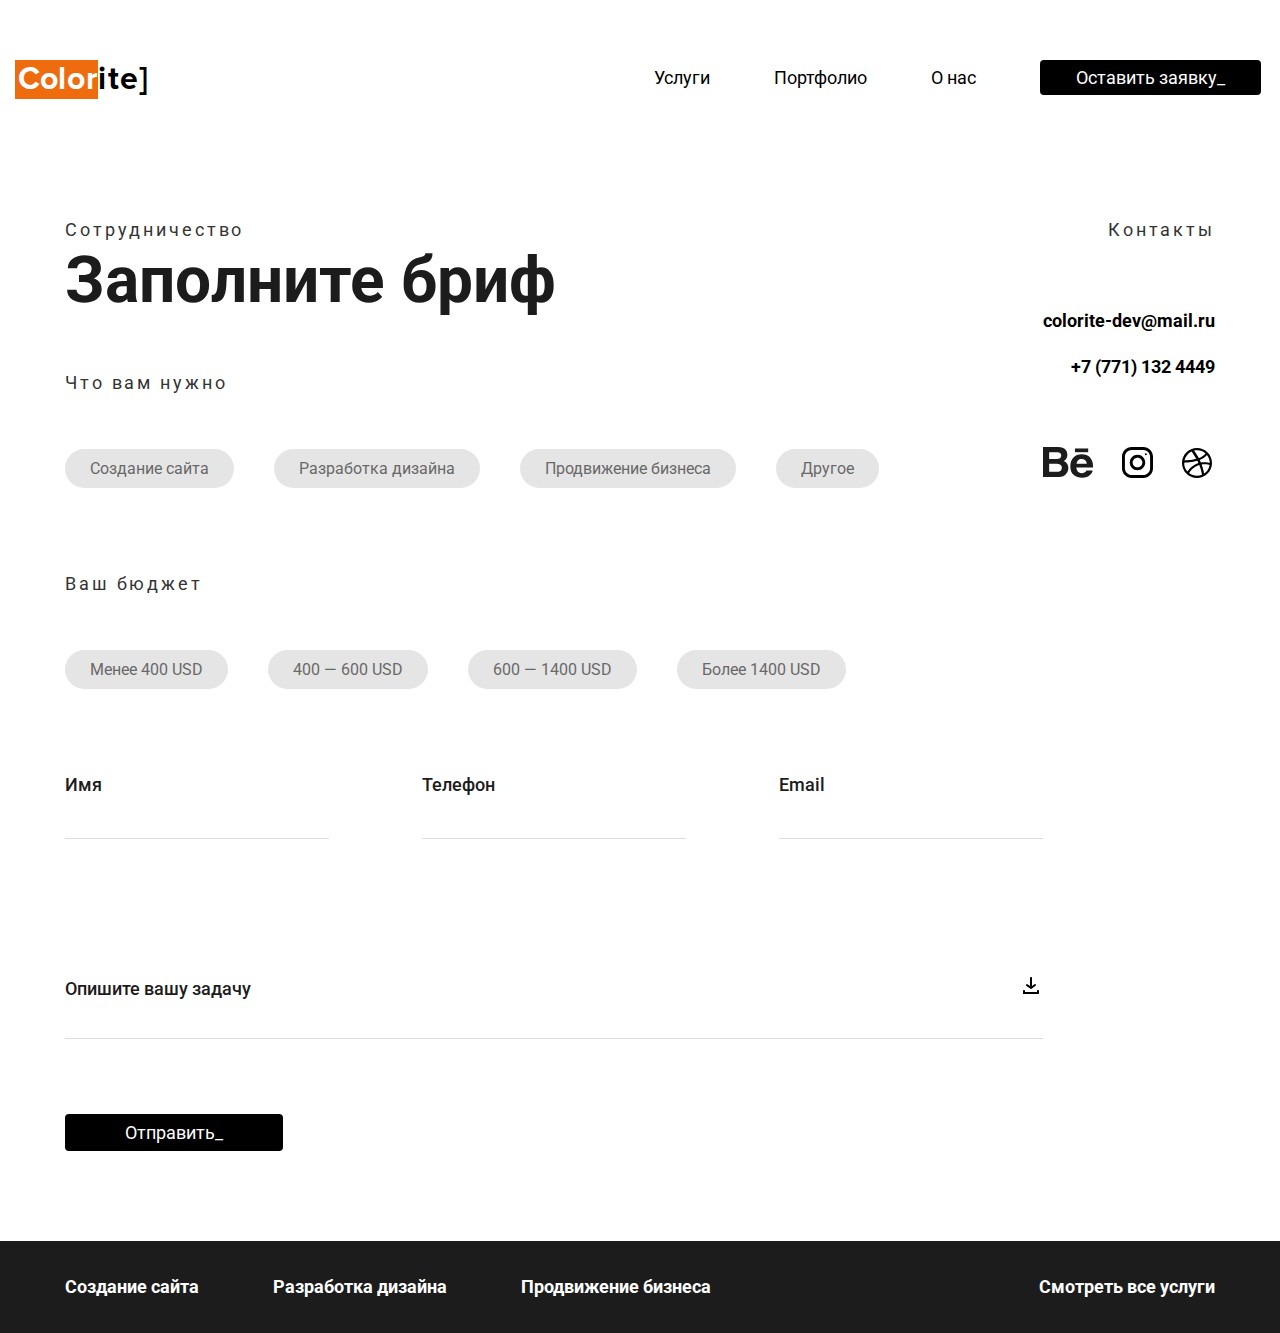
<file: brif.html>
<!DOCTYPE html>
<html lang="en">

<head>
   <meta charset="UTF-8">
   <meta name="viewport" content="width=device-width, initial-scale=1.0">
   <title>Colorite</title>
   <link rel="stylesheet" href="css/aos.css">
   <link rel="stylesheet" href="css/swiper-bundle.css">
   <link rel="stylesheet" href="css/swiper-bundle.min.css">
   <link rel="stylesheet" href="css/normalize.css">
   <link rel="stylesheet" href="css/style.css">
   <link rel="shortcut icon" href="images/favicon.ico">
   <link href="https://fonts.googleapis.com/css2?family=Roboto:wght@300;400;500;700&display=swap" rel="stylesheet">
</head>

<body class="brif_body">
   <header class="hide-effect">
      <div class="container">
         <div class="header_top">
            <div class="logo"><a href="index.html"><span class="logo_bg">Color</span>ite<span
                     class="blink_el">]</span></a></div>
            <nav>
               <input type="checkbox" id="burger">
               <label for="burger" class="burger_label">
                  <div class="burger_line"></div>
                  <div class="burger_line"></div>
                  <div class="burger_line"></div>
               </label>
               <ul class="nav_list">
                  <li class="nav_list-item"><a href="services.html">Услуги</a></li>
                  <li class="nav_list-item"><a href="portfolio.html">Портфолио</a></li>
                  <li class="nav_list-item"><a href="ourinfo.html">О нас</a></li>
                  <li class="nav_list-item"><a href="brif.html" class="head_btn" id="coop_btn">Оставить
                        заявку<span class="blink_el">_</span></a></li>
                  <li class="nav_list-item"><a href="brif.html" class="head_btn2" id="coop_btn-mob">Связаться</a>
                  </li>
                  <li class="nav_list-item">
                     <div class="socialnet">
                        <a href="https://www.behance.net/sotovdesign" class="behancesvg" target="_blank">
                           <svg width="50" height="31" viewBox="0 0 50 31" fill="none"
                              xmlns="http://www.w3.org/2000/svg">
                              <path
                                 d="M20.5705 13.9814C21.6081 13.4678 22.3925 12.8956 22.9301 12.2774C23.8864 11.1639 24.3583 9.68754 24.3583 7.85742C24.3583 6.0765 23.8864 4.55396 22.9426 3.27749C21.3675 1.19822 18.7016 0.133978 14.9325 0.0786133H0V30.0773H13.9231C15.492 30.0773 16.9452 29.945 18.2891 29.6744C19.6329 29.4006 20.7955 28.8993 21.78 28.1672C22.6551 27.5305 23.3864 26.74 23.9677 25.808C24.8865 24.3993 25.3459 22.8029 25.3459 21.0251C25.3459 19.3026 24.9428 17.8354 24.1427 16.6297C23.3332 15.424 22.1456 14.5412 20.5705 13.9814ZM6.1599 5.28909H12.8855C14.3637 5.28909 15.5826 5.44596 16.5389 5.75662C17.6453 6.20877 18.1984 7.12844 18.1984 8.53103C18.1984 9.78905 17.7765 10.6687 16.9421 11.1639C16.1014 11.6592 15.0107 11.9083 13.673 11.9083H6.1599V5.28909ZM16.7952 24.3439C16.0514 24.6976 15.0044 24.873 13.6637 24.873H6.1599V16.8727H13.7668C15.0919 16.8819 16.1233 17.0542 16.8608 17.3771C18.1734 17.9616 18.8266 19.0319 18.8266 20.5976C18.8266 22.4431 18.1516 23.6857 16.7952 24.3439Z"
                                 fill="#1C1C1C" />
                              <path d="M45.1946 1.47778H31.9529V5.21175H45.1946V1.47778Z" fill="#1C1C1C" />
                              <path
                                 d="M49.7947 16.2143C49.5197 14.4766 48.9134 12.9479 47.9695 11.6285C46.9351 10.1337 45.6224 9.03875 44.0254 8.34673C42.4347 7.65162 40.6439 7.30407 38.65 7.30715C35.3028 7.30715 32.5838 8.3375 30.4805 10.3828C28.3835 12.4343 27.3334 15.3839 27.3334 19.2285C27.3334 23.3283 28.4928 26.2902 30.8243 28.1079C33.1464 29.9287 35.8279 30.8361 38.8719 30.8361C42.5566 30.8361 45.4224 29.7565 47.4695 27.6035C48.779 26.2441 49.5197 24.9062 49.6822 23.5929H43.5816C43.2285 24.2418 42.8191 24.7493 42.3503 25.1184C41.5002 25.795 40.3939 26.1334 39.0375 26.1334C37.7468 26.1334 36.6529 25.8535 35.7403 25.2968C34.234 24.4048 33.4464 22.8424 33.3464 20.6187H49.9947C50.0197 18.7025 49.9572 17.2293 49.7947 16.2143ZM33.4964 16.7895C33.7152 15.347 34.2465 14.2028 35.0903 13.357C35.9341 12.5143 37.128 12.0898 38.6562 12.0867C40.0657 12.0867 41.2439 12.4835 42.2034 13.2801C43.1504 14.0829 43.6848 15.2485 43.7942 16.7895H33.4964Z"
                                 fill="#1C1C1C" />
                           </svg></a>

                        <a href="https://www.instagram.com/sotovdesign" class="instsvg" target="_blank">
                           <svg width="31" height="31" version="1.1" id="Capa_1" xmlns="http://www.w3.org/2000/svg"
                              xmlns:xlink="http://www.w3.org/1999/xlink" x="0px" y="0px" viewBox="0 0 512 512"
                              style="enable-background:new 0 0 512 512;" xml:space="preserve">
                              <g>
                                 <g>
                                    <path d="M352,0H160C71.648,0,0,71.648,0,160v192c0,88.352,71.648,160,160,160h192c88.352,0,160-71.648,160-160V160
                          C512,71.648,440.352,0,352,0z M464,352c0,61.76-50.24,112-112,112H160c-61.76,0-112-50.24-112-112V160C48,98.24,98.24,48,160,48
                          h192c61.76,0,112,50.24,112,112V352z" />
                                 </g>
                              </g>
                              <g>
                                 <g>
                                    <path
                                       d="M256,128c-70.688,0-128,57.312-128,128s57.312,128,128,128s128-57.312,128-128S326.688,128,256,128z M256,336
                          c-44.096,0-80-35.904-80-80c0-44.128,35.904-80,80-80s80,35.872,80,80C336,300.096,300.096,336,256,336z" />
                                 </g>
                              </g>
                              <g>
                                 <g>
                                    <circle cx="393.6" cy="118.4" r="17.056" />
                                 </g>
                              </g>
                              <g></g>
                              <g></g>
                              <g></g>
                              <g></g>
                              <g></g>
                              <g></g>
                              <g></g>
                              <g></g>
                              <g></g>
                              <g></g>
                              <g></g>
                              <g></g>
                              <g></g>
                              <g></g>
                              <g>
                              </g>
                           </svg>
                        </a>

                        <a href="https://dribbble.com/sotovdesign" class="drsvg" target="_blank">
                           <svg width="30" height="30" viewBox="0 0 30 30" fill="none"
                              xmlns="http://www.w3.org/2000/svg">
                              <path fill-rule="evenodd" clip-rule="evenodd"
                                 d="M15 0C6.7191 0 0 6.7191 0 15C0 23.2809 6.7191 30 15 30C23.2646 30 30 23.2809 30 15C30 6.7191 23.2646 0 15 0ZM24.9078 6.91431C26.6974 9.09435 27.7712 11.8764 27.8037 14.8861C27.3807 14.8048 23.1508 13.9425 18.8883 14.4794C18.7907 14.2679 18.7093 14.0401 18.6117 13.8124C18.3514 13.1941 18.0586 12.5597 17.7657 11.9577C22.4837 10.038 24.6312 7.27224 24.9078 6.91431ZM15 2.21258C18.2538 2.21258 21.231 3.43275 23.4924 5.43384C23.2646 5.75922 21.3286 8.346 16.7733 10.0542C14.6746 6.19848 12.3482 3.0423 11.9902 2.55423C12.9501 2.32646 13.9588 2.21258 15 2.21258ZM9.5499 3.41649C9.89154 3.87201 12.1692 7.04448 14.3004 10.8189C8.31345 12.4132 3.02604 12.3807 2.45662 12.3807C3.28632 8.41107 5.97072 5.10846 9.5499 3.41649ZM2.18004 15.0163C2.18004 14.8861 2.18004 14.756 2.18004 14.6258C2.73319 14.6421 8.94795 14.7234 15.3416 12.8037C15.7158 13.5195 16.0575 14.2516 16.3829 14.9837C16.2202 15.0326 16.0412 15.0814 15.8785 15.1301C9.27333 17.2614 5.75922 23.0857 5.46639 23.5738C3.43275 21.3124 2.18004 18.3026 2.18004 15.0163ZM15 27.82C12.0391 27.82 9.30585 26.8113 7.14207 25.1193C7.36986 24.6475 9.9729 19.6367 17.1963 17.115C17.2289 17.0987 17.2451 17.0987 17.2777 17.0824C19.0835 21.7516 19.8156 25.6724 20.0108 26.795C18.4653 27.462 16.7733 27.82 15 27.82ZM22.1421 25.6237C22.0119 24.8427 21.3287 21.1009 19.6529 16.4968C23.6714 15.8623 27.1855 16.9035 27.6247 17.0499C27.0716 20.6128 25.0217 23.6876 22.1421 25.6237Z"
                                 fill="black" />
                           </svg>
                        </a>
                     </div>
                  </li>

               </ul>
            </nav>
         </div>      
      </div>

   </header>












   <section class="brif_section  hide-effect">
      <div class="container2">
         <section class="coopandcont">

            <section class="coop" id="cooperation">

               <h5>Сотрудничество</h5>
               <h2>Заполните бриф</h2>
               <form action="https://submit-form.com/jRoW1_-U5Yr-hYow0Zu63" method="POST" id="coop_form">
                  <input type="hidden" name="_redirect" value="https://colorite.dev/thanks" />
                  <div class="worktype_inner">
                     <h5 class="h5-form">Что вам нужно</h5>

                     <div class="worktype_inner2">
                        <input type="checkbox" value="Создание сайта" name="worktype" id="create_site">
                        <label for="create_site">Создание сайта</label>

                        <input type="checkbox" value="Разработка дизайна" name="worktype" id="create_design">
                        <label for="create_design">Разработка дизайна</label>

                        <input type="checkbox" value="Продвижение бизнеса" name="worktype" id="biz">
                        <label for="biz">Продвижение бизнеса</label>

                        <input type="checkbox" value="Другое" name="worktype" id="other">
                        <label for="other">Другое</label>
                     </div>
                  </div>

                  <div class="price_inner">
                     <h5 class="h5-form">Ваш бюджет</h5>
                     <div class="price_inner2">
                        <input type="radio" name="price" value="30" id="price30k">
                        <label for="price30k">Менее 400 USD</label>

                        <input type="radio" name="price" value="50" id="price50k">
                        <label for="price50k">400 — 600 USD</label>

                        <input type="radio" name="price" value="100" id="price100k">
                        <label for="price100k">600 — 1400 USD</label>

                        <input type="radio" name="price" value="100+" id="priceover100k">
                        <label for="priceover100k">Более 1400 USD</label>
                     </div>
                  </div>

                  <div class="clients_inner">
                     <div class="name_inner">
                        <label for="client_name" class="label_up">Имя</label>
                        <input type="text" name="client_name" id="client_name">
                     </div>
                     <div class="tel_inner">
                        <label for="client_tel">Телефон</label>
                        <input type="tel" value="" name="client_tel" id="client_tel"
                           pattern="(\s*)?(\+)?([- _():=+]?\d[- _():=+]?){10,14}(\s*)?">
                     </div>
                     <div class="mail_inner">
                        <label for="client_mail">Email</label>
                        <input type="email" name="client_mail" id="client_mail" placeholder=" " required>
                        <span class="form__validation form__validation--error">Адрес e-mail не корректный </span>
                     </div>
                  </div>

                  <div class="desc_inner">
                     <div class="desc_inner-top">
                        <label for="desc_text">Опишите вашу задачу</label>


                        <div class="files-wr" data-count-files="1">
                           <div class="one-file">
                              <div class="file-item hide-btn">
                                 <span class="btn btn-del-file">x</span>
                                 <span class="file-name"></span>
                              </div>
                              <input type="file" name="desc_load" id="desc_load">
                              <label for="desc_load" class="desc_label">
                                 <svg width="24" height="24" viewBox="0 0 24 24" fill="none"
                                    xmlns="http://www.w3.org/2000/svg">
                                    <path
                                       d="M19 18H5C4.44772 18 4 18.4477 4 19C4 19.5523 4.44772 20 5 20H19C19.5523 20 20 19.5523 20 19C20 18.4477 19.5523 18 19 18Z"
                                       fill="black" />
                                    <path
                                       d="M4 17V19C4 19.5523 4.44772 20 5 20C5.55228 20 6 19.5523 6 19V17C6 16.4477 5.55228 16 5 16C4.44772 16 4 16.4477 4 17Z"
                                       fill="black" />
                                    <path
                                       d="M18 17V19C18 19.5523 18.4477 20 19 20C19.5523 20 20 19.5523 20 19V17C20 16.4477 19.5523 16 19 16C18.4477 16 18 16.4477 18 17Z"
                                       fill="black" />
                                    <path
                                       d="M12 15C11.7926 15.0016 11.59 14.9387 11.42 14.82L7.41995 12C7.20436 11.8471 7.05809 11.615 7.01312 11.3545C6.96815 11.0941 7.02813 10.8264 7.17995 10.61C7.25574 10.5019 7.35219 10.4098 7.46376 10.3391C7.57532 10.2684 7.69977 10.2206 7.82994 10.1982C7.9601 10.1759 8.09339 10.1796 8.22212 10.2091C8.35085 10.2386 8.47247 10.2933 8.57995 10.37L12 12.76L15.3999 10.2C15.6121 10.0409 15.8788 9.97255 16.1414 10.0101C16.4039 10.0476 16.6408 10.1878 16.7999 10.4C16.9591 10.6122 17.0274 10.8789 16.9899 11.1414C16.9524 11.404 16.8121 11.6409 16.5999 11.8L12.6 14.8C12.4269 14.9298 12.2163 15 12 15Z"
                                       fill="black" />
                                    <path
                                       d="M12 13C11.7348 13 11.4804 12.8946 11.2929 12.7071C11.1054 12.5196 11 12.2652 11 12V4C11 3.73478 11.1054 3.48043 11.2929 3.29289C11.4804 3.10536 11.7348 3 12 3C12.2652 3 12.5196 3.10536 12.7071 3.29289C12.8946 3.48043 13 3.73478 13 4V12C13 12.2652 12.8946 12.5196 12.7071 12.7071C12.5196 12.8946 12.2652 13 12 13Z"
                                       fill="black" />
                                 </svg>
                              </label>

                           </div>
                        </div>

                     </div>
                     <textarea name="desc_text" id="desc_text" form="coop_form"></textarea>
                  </div>

                  <button class="submit_btn">Отправить<span class="blink_el">_</span></button>
               </form>

            </section>

            <section class="contacts">
               <h5>Контакты</h5>
               <a class="our_mail" href="mailto:colorite-dev@mail.ru">colorite-dev@mail.ru</a>
               <a class="phone" href="tel:87711324449">+7 (771) 132 4449</a>

               <div class="socialnet">
                  <a href="https://www.behance.net/sotovdesign" class="behancesvg" target="_blank"><svg width="50"
                        height="31" viewBox="0 0 50 31" fill="none" xmlns="http://www.w3.org/2000/svg">
                        <path
                           d="M20.5705 13.9814C21.6081 13.4678 22.3925 12.8956 22.9301 12.2774C23.8864 11.1639 24.3583 9.68754 24.3583 7.85742C24.3583 6.0765 23.8864 4.55396 22.9426 3.27749C21.3675 1.19822 18.7016 0.133978 14.9325 0.0786133H0V30.0773H13.9231C15.492 30.0773 16.9452 29.945 18.2891 29.6744C19.6329 29.4006 20.7955 28.8993 21.78 28.1672C22.6551 27.5305 23.3864 26.74 23.9677 25.808C24.8865 24.3993 25.3459 22.8029 25.3459 21.0251C25.3459 19.3026 24.9428 17.8354 24.1427 16.6297C23.3332 15.424 22.1456 14.5412 20.5705 13.9814ZM6.1599 5.28909H12.8855C14.3637 5.28909 15.5826 5.44596 16.5389 5.75662C17.6453 6.20877 18.1984 7.12844 18.1984 8.53103C18.1984 9.78905 17.7765 10.6687 16.9421 11.1639C16.1014 11.6592 15.0107 11.9083 13.673 11.9083H6.1599V5.28909ZM16.7952 24.3439C16.0514 24.6976 15.0044 24.873 13.6637 24.873H6.1599V16.8727H13.7668C15.0919 16.8819 16.1233 17.0542 16.8608 17.3771C18.1734 17.9616 18.8266 19.0319 18.8266 20.5976C18.8266 22.4431 18.1516 23.6857 16.7952 24.3439Z"
                           fill="#1C1C1C" />
                        <path d="M45.1946 1.47778H31.9529V5.21175H45.1946V1.47778Z" fill="#1C1C1C" />
                        <path
                           d="M49.7947 16.2143C49.5197 14.4766 48.9134 12.9479 47.9695 11.6285C46.9351 10.1337 45.6224 9.03875 44.0254 8.34673C42.4347 7.65162 40.6439 7.30407 38.65 7.30715C35.3028 7.30715 32.5838 8.3375 30.4805 10.3828C28.3835 12.4343 27.3334 15.3839 27.3334 19.2285C27.3334 23.3283 28.4928 26.2902 30.8243 28.1079C33.1464 29.9287 35.8279 30.8361 38.8719 30.8361C42.5566 30.8361 45.4224 29.7565 47.4695 27.6035C48.779 26.2441 49.5197 24.9062 49.6822 23.5929H43.5816C43.2285 24.2418 42.8191 24.7493 42.3503 25.1184C41.5002 25.795 40.3939 26.1334 39.0375 26.1334C37.7468 26.1334 36.6529 25.8535 35.7403 25.2968C34.234 24.4048 33.4464 22.8424 33.3464 20.6187H49.9947C50.0197 18.7025 49.9572 17.2293 49.7947 16.2143ZM33.4964 16.7895C33.7152 15.347 34.2465 14.2028 35.0903 13.357C35.9341 12.5143 37.128 12.0898 38.6562 12.0867C40.0657 12.0867 41.2439 12.4835 42.2034 13.2801C43.1504 14.0829 43.6848 15.2485 43.7942 16.7895H33.4964Z"
                           fill="#1C1C1C" />
                     </svg></a>

                  <a href="https://www.instagram.com/sotovdesign" class="instsvg" target="_blank">
                     <svg width="31" height="31" version="1.1" id="Capa_1" xmlns="http://www.w3.org/2000/svg"
                        xmlns:xlink="http://www.w3.org/1999/xlink" x="0px" y="0px" viewBox="0 0 512 512"
                        style="enable-background:new 0 0 512 512;" xml:space="preserve">
                        <g>
                           <g>
                              <path d="M352,0H160C71.648,0,0,71.648,0,160v192c0,88.352,71.648,160,160,160h192c88.352,0,160-71.648,160-160V160
                          C512,71.648,440.352,0,352,0z M464,352c0,61.76-50.24,112-112,112H160c-61.76,0-112-50.24-112-112V160C48,98.24,98.24,48,160,48
                          h192c61.76,0,112,50.24,112,112V352z" />
                           </g>
                        </g>
                        <g>
                           <g>
                              <path
                                 d="M256,128c-70.688,0-128,57.312-128,128s57.312,128,128,128s128-57.312,128-128S326.688,128,256,128z M256,336
                          c-44.096,0-80-35.904-80-80c0-44.128,35.904-80,80-80s80,35.872,80,80C336,300.096,300.096,336,256,336z" />
                           </g>
                        </g>
                        <g>
                           <g>
                              <circle cx="393.6" cy="118.4" r="17.056" />
                           </g>
                        </g>
                        <g></g>
                        <g></g>
                        <g></g>
                        <g></g>
                        <g></g>
                        <g></g>
                        <g></g>
                        <g></g>
                        <g></g>
                        <g></g>
                        <g></g>
                        <g></g>
                        <g></g>
                        <g></g>
                        <g>
                        </g>
                     </svg>
                  </a>

                  <a href="https://dribbble.com/sotovdesign" class="drsvg" target="_blank">
                     <svg width="30" height="30" viewBox="0 0 30 30" fill="none" xmlns="http://www.w3.org/2000/svg">
                        <path fill-rule="evenodd" clip-rule="evenodd"
                           d="M15 0C6.7191 0 0 6.7191 0 15C0 23.2809 6.7191 30 15 30C23.2646 30 30 23.2809 30 15C30 6.7191 23.2646 0 15 0ZM24.9078 6.91431C26.6974 9.09435 27.7712 11.8764 27.8037 14.8861C27.3807 14.8048 23.1508 13.9425 18.8883 14.4794C18.7907 14.2679 18.7093 14.0401 18.6117 13.8124C18.3514 13.1941 18.0586 12.5597 17.7657 11.9577C22.4837 10.038 24.6312 7.27224 24.9078 6.91431ZM15 2.21258C18.2538 2.21258 21.231 3.43275 23.4924 5.43384C23.2646 5.75922 21.3286 8.346 16.7733 10.0542C14.6746 6.19848 12.3482 3.0423 11.9902 2.55423C12.9501 2.32646 13.9588 2.21258 15 2.21258ZM9.5499 3.41649C9.89154 3.87201 12.1692 7.04448 14.3004 10.8189C8.31345 12.4132 3.02604 12.3807 2.45662 12.3807C3.28632 8.41107 5.97072 5.10846 9.5499 3.41649ZM2.18004 15.0163C2.18004 14.8861 2.18004 14.756 2.18004 14.6258C2.73319 14.6421 8.94795 14.7234 15.3416 12.8037C15.7158 13.5195 16.0575 14.2516 16.3829 14.9837C16.2202 15.0326 16.0412 15.0814 15.8785 15.1301C9.27333 17.2614 5.75922 23.0857 5.46639 23.5738C3.43275 21.3124 2.18004 18.3026 2.18004 15.0163ZM15 27.82C12.0391 27.82 9.30585 26.8113 7.14207 25.1193C7.36986 24.6475 9.9729 19.6367 17.1963 17.115C17.2289 17.0987 17.2451 17.0987 17.2777 17.0824C19.0835 21.7516 19.8156 25.6724 20.0108 26.795C18.4653 27.462 16.7733 27.82 15 27.82ZM22.1421 25.6237C22.0119 24.8427 21.3287 21.1009 19.6529 16.4968C23.6714 15.8623 27.1855 16.9035 27.6247 17.0499C27.0716 20.6128 25.0217 23.6876 22.1421 25.6237Z"
                           fill="black" />
                     </svg>
                  </a>
               </div>

            </section>
         </section>
      </div>
   </section>





   <footer class="hide-effect">
      <div class="container2">
         <div class="contacts_footer">
            <h5>Контакты</h5>
            <div class="contacts_footer-items">
               <a class="our_mail" href="mailto:colorite-dev@mail.ru">colorite-dev@mail.ru</a>
               <a class="phone" href="tel:87711324449">+7 (771) 132 4449</a>

               <div class="socialnet">
                  <a href="https://www.behance.net/sotovdesign" class="behancesvg" target="_blank"><svg width="50"
                        height="31" viewBox="0 0 50 31" fill="none" xmlns="http://www.w3.org/2000/svg">
                        <path
                           d="M20.5705 13.9814C21.6081 13.4678 22.3925 12.8956 22.9301 12.2774C23.8864 11.1639 24.3583 9.68754 24.3583 7.85742C24.3583 6.0765 23.8864 4.55396 22.9426 3.27749C21.3675 1.19822 18.7016 0.133978 14.9325 0.0786133H0V30.0773H13.9231C15.492 30.0773 16.9452 29.945 18.2891 29.6744C19.6329 29.4006 20.7955 28.8993 21.78 28.1672C22.6551 27.5305 23.3864 26.74 23.9677 25.808C24.8865 24.3993 25.3459 22.8029 25.3459 21.0251C25.3459 19.3026 24.9428 17.8354 24.1427 16.6297C23.3332 15.424 22.1456 14.5412 20.5705 13.9814ZM6.1599 5.28909H12.8855C14.3637 5.28909 15.5826 5.44596 16.5389 5.75662C17.6453 6.20877 18.1984 7.12844 18.1984 8.53103C18.1984 9.78905 17.7765 10.6687 16.9421 11.1639C16.1014 11.6592 15.0107 11.9083 13.673 11.9083H6.1599V5.28909ZM16.7952 24.3439C16.0514 24.6976 15.0044 24.873 13.6637 24.873H6.1599V16.8727H13.7668C15.0919 16.8819 16.1233 17.0542 16.8608 17.3771C18.1734 17.9616 18.8266 19.0319 18.8266 20.5976C18.8266 22.4431 18.1516 23.6857 16.7952 24.3439Z"
                           fill="#1C1C1C" />
                        <path d="M45.1946 1.47778H31.9529V5.21175H45.1946V1.47778Z" fill="#1C1C1C" />
                        <path
                           d="M49.7947 16.2143C49.5197 14.4766 48.9134 12.9479 47.9695 11.6285C46.9351 10.1337 45.6224 9.03875 44.0254 8.34673C42.4347 7.65162 40.6439 7.30407 38.65 7.30715C35.3028 7.30715 32.5838 8.3375 30.4805 10.3828C28.3835 12.4343 27.3334 15.3839 27.3334 19.2285C27.3334 23.3283 28.4928 26.2902 30.8243 28.1079C33.1464 29.9287 35.8279 30.8361 38.8719 30.8361C42.5566 30.8361 45.4224 29.7565 47.4695 27.6035C48.779 26.2441 49.5197 24.9062 49.6822 23.5929H43.5816C43.2285 24.2418 42.8191 24.7493 42.3503 25.1184C41.5002 25.795 40.3939 26.1334 39.0375 26.1334C37.7468 26.1334 36.6529 25.8535 35.7403 25.2968C34.234 24.4048 33.4464 22.8424 33.3464 20.6187H49.9947C50.0197 18.7025 49.9572 17.2293 49.7947 16.2143ZM33.4964 16.7895C33.7152 15.347 34.2465 14.2028 35.0903 13.357C35.9341 12.5143 37.128 12.0898 38.6562 12.0867C40.0657 12.0867 41.2439 12.4835 42.2034 13.2801C43.1504 14.0829 43.6848 15.2485 43.7942 16.7895H33.4964Z"
                           fill="#1C1C1C" />
                     </svg></a>

                  <a href="https://www.instagram.com/sotovdesign" class="instsvg" target="_blank">
                     <svg width="31" height="31" version="1.1" id="Capa_1" xmlns="http://www.w3.org/2000/svg"
                        xmlns:xlink="http://www.w3.org/1999/xlink" x="0px" y="0px" viewBox="0 0 512 512"
                        style="enable-background:new 0 0 512 512;" xml:space="preserve">
                        <g>
                           <g>
                              <path d="M352,0H160C71.648,0,0,71.648,0,160v192c0,88.352,71.648,160,160,160h192c88.352,0,160-71.648,160-160V160
                          C512,71.648,440.352,0,352,0z M464,352c0,61.76-50.24,112-112,112H160c-61.76,0-112-50.24-112-112V160C48,98.24,98.24,48,160,48
                          h192c61.76,0,112,50.24,112,112V352z" />
                           </g>
                        </g>
                        <g>
                           <g>
                              <path
                                 d="M256,128c-70.688,0-128,57.312-128,128s57.312,128,128,128s128-57.312,128-128S326.688,128,256,128z M256,336
                          c-44.096,0-80-35.904-80-80c0-44.128,35.904-80,80-80s80,35.872,80,80C336,300.096,300.096,336,256,336z" />
                           </g>
                        </g>
                        <g>
                           <g>
                              <circle cx="393.6" cy="118.4" r="17.056" />
                           </g>
                        </g>
                        <g></g>
                        <g></g>
                        <g></g>
                        <g></g>
                        <g></g>
                        <g></g>
                        <g></g>
                        <g></g>
                        <g></g>
                        <g></g>
                        <g></g>
                        <g></g>
                        <g></g>
                        <g></g>
                        <g>
                        </g>
                     </svg>
                  </a>

                  <a href="https://dribbble.com/sotovdesign" class="drsvg" target="_blank">
                     <svg width="30" height="30" viewBox="0 0 30 30" fill="none" xmlns="http://www.w3.org/2000/svg">
                        <path fill-rule="evenodd" clip-rule="evenodd"
                           d="M15 0C6.7191 0 0 6.7191 0 15C0 23.2809 6.7191 30 15 30C23.2646 30 30 23.2809 30 15C30 6.7191 23.2646 0 15 0ZM24.9078 6.91431C26.6974 9.09435 27.7712 11.8764 27.8037 14.8861C27.3807 14.8048 23.1508 13.9425 18.8883 14.4794C18.7907 14.2679 18.7093 14.0401 18.6117 13.8124C18.3514 13.1941 18.0586 12.5597 17.7657 11.9577C22.4837 10.038 24.6312 7.27224 24.9078 6.91431ZM15 2.21258C18.2538 2.21258 21.231 3.43275 23.4924 5.43384C23.2646 5.75922 21.3286 8.346 16.7733 10.0542C14.6746 6.19848 12.3482 3.0423 11.9902 2.55423C12.9501 2.32646 13.9588 2.21258 15 2.21258ZM9.5499 3.41649C9.89154 3.87201 12.1692 7.04448 14.3004 10.8189C8.31345 12.4132 3.02604 12.3807 2.45662 12.3807C3.28632 8.41107 5.97072 5.10846 9.5499 3.41649ZM2.18004 15.0163C2.18004 14.8861 2.18004 14.756 2.18004 14.6258C2.73319 14.6421 8.94795 14.7234 15.3416 12.8037C15.7158 13.5195 16.0575 14.2516 16.3829 14.9837C16.2202 15.0326 16.0412 15.0814 15.8785 15.1301C9.27333 17.2614 5.75922 23.0857 5.46639 23.5738C3.43275 21.3124 2.18004 18.3026 2.18004 15.0163ZM15 27.82C12.0391 27.82 9.30585 26.8113 7.14207 25.1193C7.36986 24.6475 9.9729 19.6367 17.1963 17.115C17.2289 17.0987 17.2451 17.0987 17.2777 17.0824C19.0835 21.7516 19.8156 25.6724 20.0108 26.795C18.4653 27.462 16.7733 27.82 15 27.82ZM22.1421 25.6237C22.0119 24.8427 21.3287 21.1009 19.6529 16.4968C23.6714 15.8623 27.1855 16.9035 27.6247 17.0499C27.0716 20.6128 25.0217 23.6876 22.1421 25.6237Z"
                           fill="black" />
                     </svg>
                  </a>
               </div>
            </div>

         </div>
         <div class="footer_inner">
            <div class="footer_left">
               <a href="creating.html">Создание сайта</a>
               <a href="design.html">Разработка дизайна</a>
               <a href="promotion.html">Продвижение бизнеса</a>
            </div>
            <div class="footer_right">
               <a href="services.html">Смотреть все услуги</a>
            </div>
         </div>
      </div>
   </footer>


   <script src="js/aos.js"></script>
   <script src="js/jquery-3.5.1.min.js"></script>
   <script src="js/swiper-bundle.min.js"></script>
   <script src="js/jquery.mask.js"></script>
   <script>
      AOS.init();
   </script>
   <script src="js/main.js"></script>

</body>

</html>
</file>
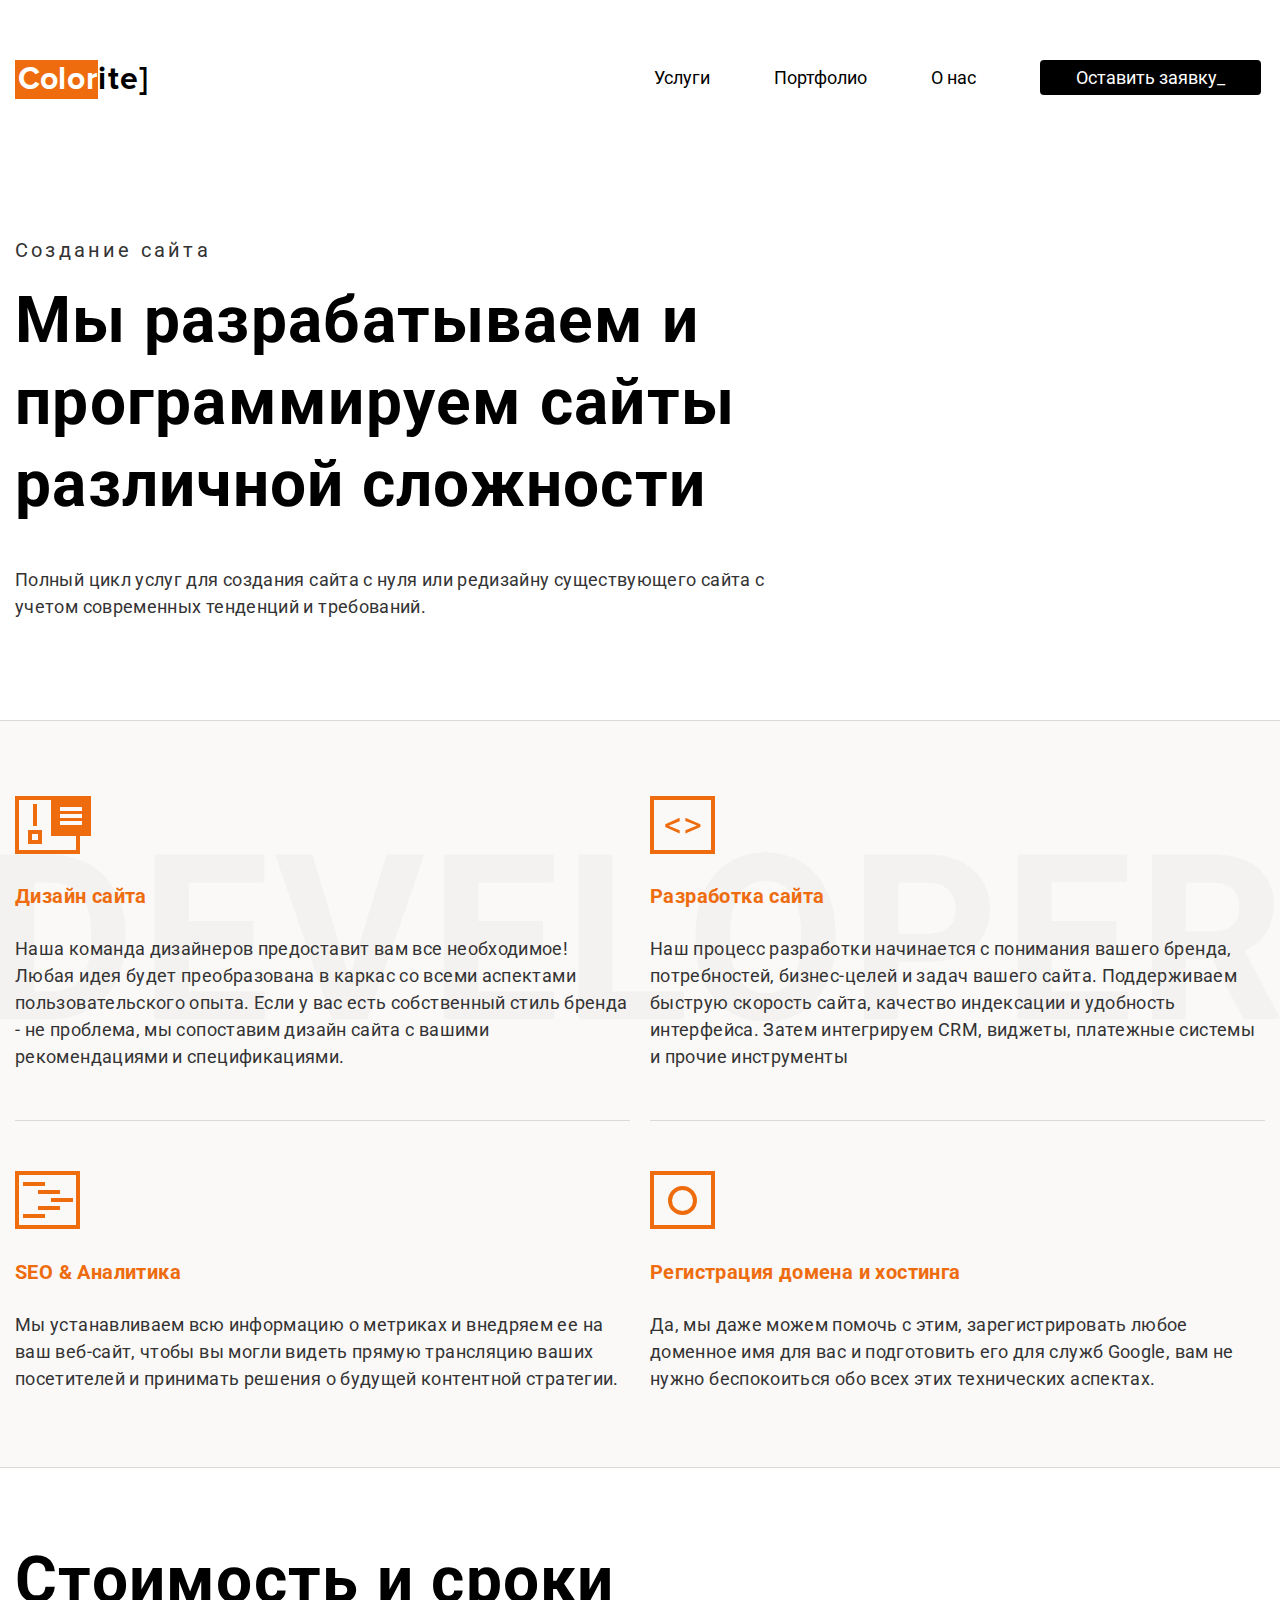
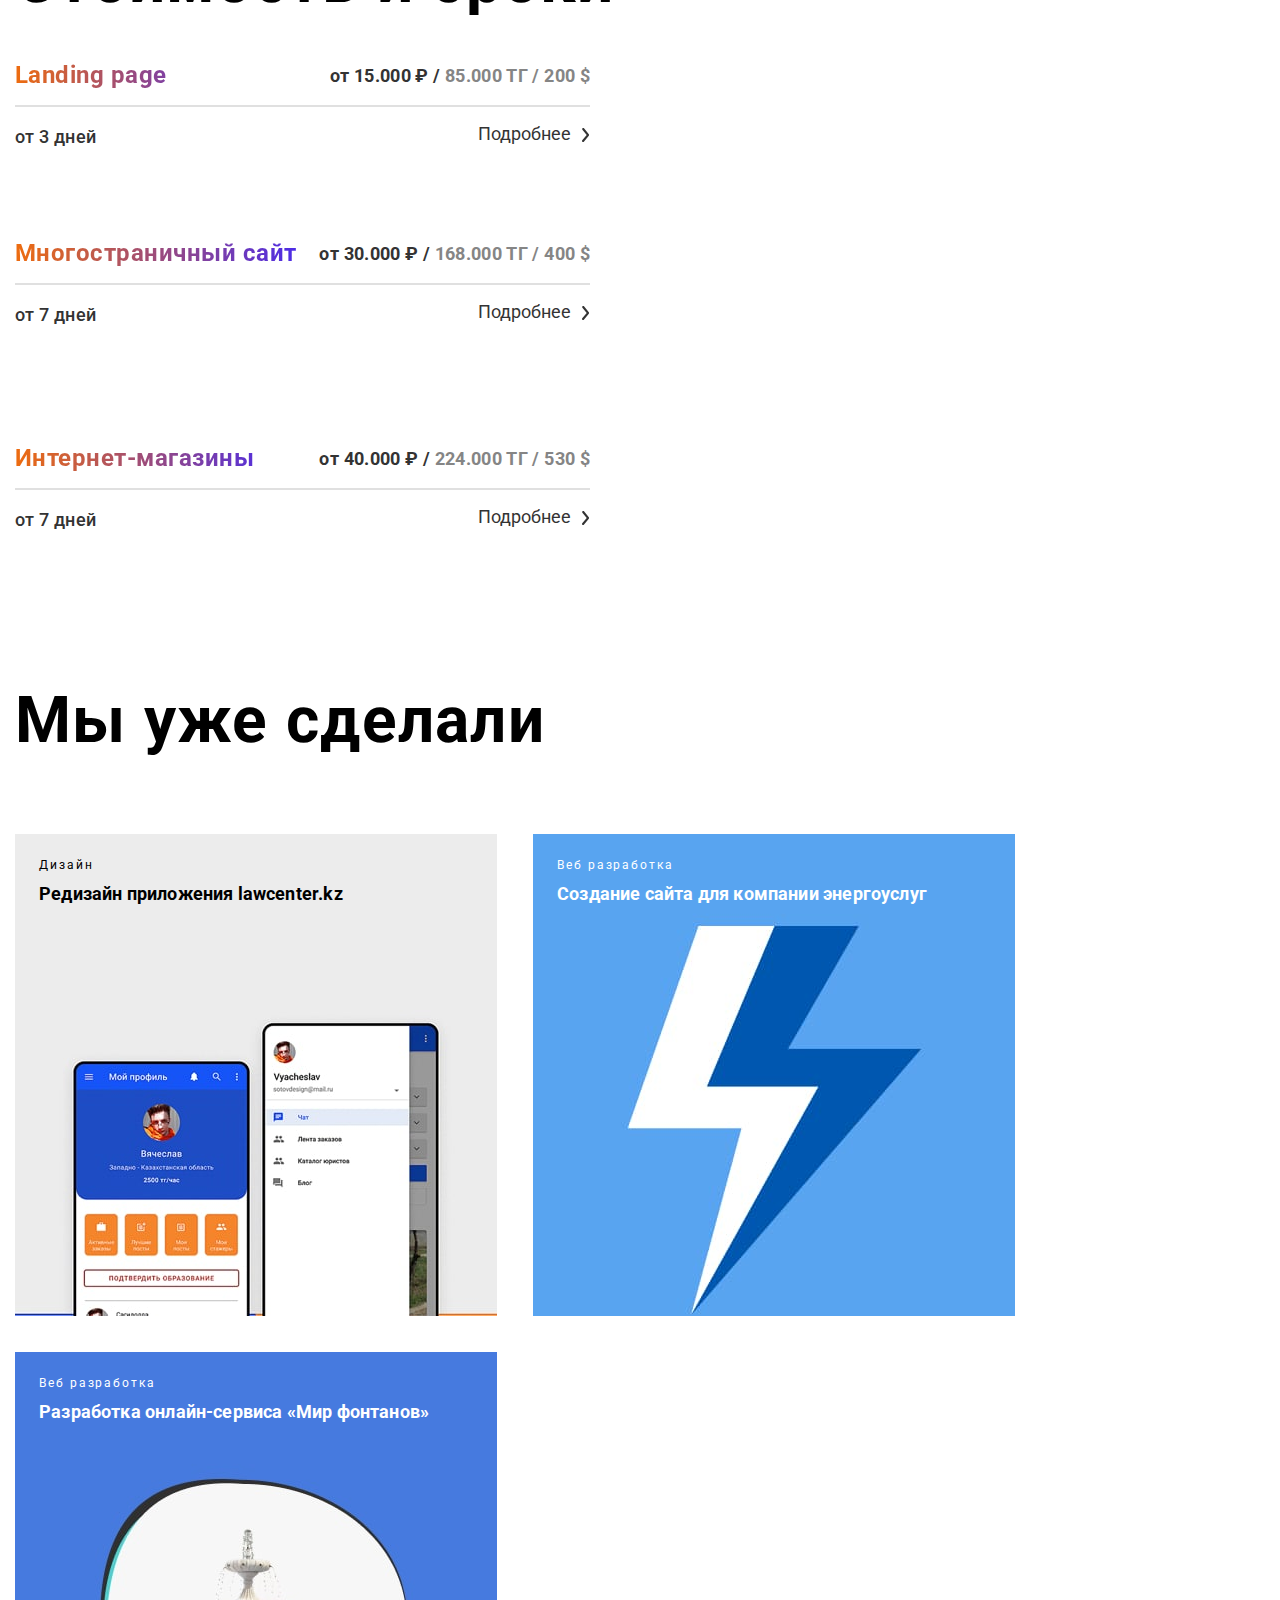
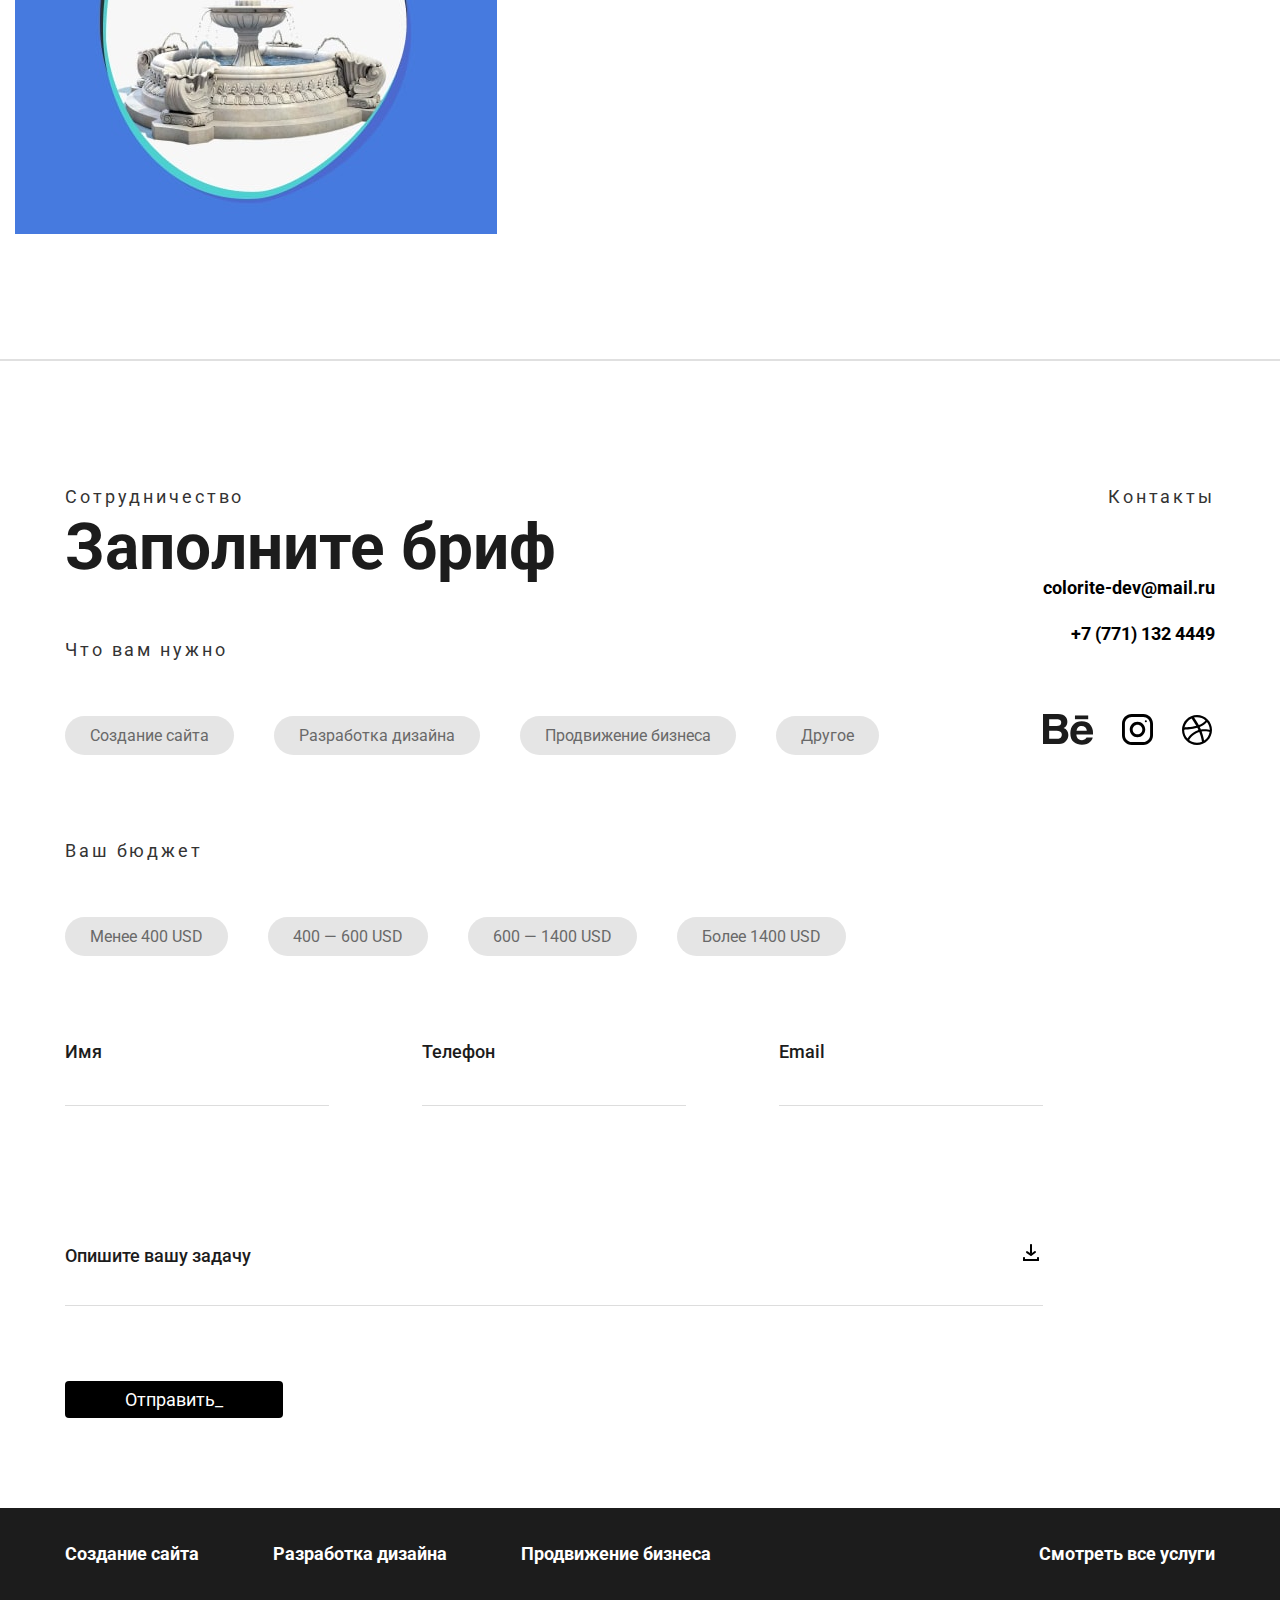
<file: creating.html>
<!DOCTYPE html>
<html lang="en">

<head>
   <meta charset="UTF-8">
   <meta name="viewport" content="width=device-width, initial-scale=1.0">
   <title>Создание сайтов</title>
   <link rel="stylesheet" href="css/aos.css">
   <link rel="stylesheet" href="css/swiper-bundle.css">
   <link rel="stylesheet" href="css/swiper-bundle.min.css">
   <link rel="stylesheet" href="css/normalize.css">
   <link rel="stylesheet" href="css/style.css">
   <link rel="shortcut icon" href="images/favicon.ico">
   <link href="https://fonts.googleapis.com/css2?family=Roboto:wght@300;400;500;700&display=swap" rel="stylesheet">
</head>

<body class="creating_body">
   <header class="header hide-effect">
      <div class="container">
         <div class="header_top">
            <div class="logo"><a href="index.html"><span class="logo_bg">Color</span>ite<span
                     class="blink_el">]</span></a></div>
            <nav>
               <input type="checkbox" id="burger">
               <label for="burger" class="burger_label">
                  <div class="burger_line"></div>
                  <div class="burger_line"></div>
                  <div class="burger_line"></div>
               </label>
               <ul class="nav_list">
                  <li class="nav_list-item"><a href="services.html">Услуги</a></li>
                  <li class="nav_list-item"><a href="portfolio.html">Портфолио</a></li>
                  <li class="nav_list-item"><a href="ourinfo.html">О нас</a></li>
                  <li class="nav_list-item"><a href="brif.html" class="head_btn" id="coop_btn">Оставить
                        заявку<span class="blink_el">_</span></a></li>
                  <li class="nav_list-item"><a href="brif.html" class="head_btn2" id="coop_btn-mob">Связаться</a>
                  </li>
                  <li class="nav_list-item">
                     <div class="socialnet">
                        <a href="https://www.behance.net/sotovdesign" class="behancesvg" target="_blank">
                           <svg width="50" height="31" viewBox="0 0 50 31" fill="none"
                              xmlns="http://www.w3.org/2000/svg">
                              <path
                                 d="M20.5705 13.9814C21.6081 13.4678 22.3925 12.8956 22.9301 12.2774C23.8864 11.1639 24.3583 9.68754 24.3583 7.85742C24.3583 6.0765 23.8864 4.55396 22.9426 3.27749C21.3675 1.19822 18.7016 0.133978 14.9325 0.0786133H0V30.0773H13.9231C15.492 30.0773 16.9452 29.945 18.2891 29.6744C19.6329 29.4006 20.7955 28.8993 21.78 28.1672C22.6551 27.5305 23.3864 26.74 23.9677 25.808C24.8865 24.3993 25.3459 22.8029 25.3459 21.0251C25.3459 19.3026 24.9428 17.8354 24.1427 16.6297C23.3332 15.424 22.1456 14.5412 20.5705 13.9814ZM6.1599 5.28909H12.8855C14.3637 5.28909 15.5826 5.44596 16.5389 5.75662C17.6453 6.20877 18.1984 7.12844 18.1984 8.53103C18.1984 9.78905 17.7765 10.6687 16.9421 11.1639C16.1014 11.6592 15.0107 11.9083 13.673 11.9083H6.1599V5.28909ZM16.7952 24.3439C16.0514 24.6976 15.0044 24.873 13.6637 24.873H6.1599V16.8727H13.7668C15.0919 16.8819 16.1233 17.0542 16.8608 17.3771C18.1734 17.9616 18.8266 19.0319 18.8266 20.5976C18.8266 22.4431 18.1516 23.6857 16.7952 24.3439Z"
                                 fill="#1C1C1C" />
                              <path d="M45.1946 1.47778H31.9529V5.21175H45.1946V1.47778Z" fill="#1C1C1C" />
                              <path
                                 d="M49.7947 16.2143C49.5197 14.4766 48.9134 12.9479 47.9695 11.6285C46.9351 10.1337 45.6224 9.03875 44.0254 8.34673C42.4347 7.65162 40.6439 7.30407 38.65 7.30715C35.3028 7.30715 32.5838 8.3375 30.4805 10.3828C28.3835 12.4343 27.3334 15.3839 27.3334 19.2285C27.3334 23.3283 28.4928 26.2902 30.8243 28.1079C33.1464 29.9287 35.8279 30.8361 38.8719 30.8361C42.5566 30.8361 45.4224 29.7565 47.4695 27.6035C48.779 26.2441 49.5197 24.9062 49.6822 23.5929H43.5816C43.2285 24.2418 42.8191 24.7493 42.3503 25.1184C41.5002 25.795 40.3939 26.1334 39.0375 26.1334C37.7468 26.1334 36.6529 25.8535 35.7403 25.2968C34.234 24.4048 33.4464 22.8424 33.3464 20.6187H49.9947C50.0197 18.7025 49.9572 17.2293 49.7947 16.2143ZM33.4964 16.7895C33.7152 15.347 34.2465 14.2028 35.0903 13.357C35.9341 12.5143 37.128 12.0898 38.6562 12.0867C40.0657 12.0867 41.2439 12.4835 42.2034 13.2801C43.1504 14.0829 43.6848 15.2485 43.7942 16.7895H33.4964Z"
                                 fill="#1C1C1C" />
                           </svg></a>

                        <a href="https://www.instagram.com/sotovdesign" class="instsvg" target="_blank">
                           <svg width="31" height="31" version="1.1" id="Capa_1" xmlns="http://www.w3.org/2000/svg"
                              xmlns:xlink="http://www.w3.org/1999/xlink" x="0px" y="0px" viewBox="0 0 512 512"
                              style="enable-background:new 0 0 512 512;" xml:space="preserve">
                              <g>
                                 <g>
                                    <path d="M352,0H160C71.648,0,0,71.648,0,160v192c0,88.352,71.648,160,160,160h192c88.352,0,160-71.648,160-160V160
                          C512,71.648,440.352,0,352,0z M464,352c0,61.76-50.24,112-112,112H160c-61.76,0-112-50.24-112-112V160C48,98.24,98.24,48,160,48
                          h192c61.76,0,112,50.24,112,112V352z" />
                                 </g>
                              </g>
                              <g>
                                 <g>
                                    <path
                                       d="M256,128c-70.688,0-128,57.312-128,128s57.312,128,128,128s128-57.312,128-128S326.688,128,256,128z M256,336
                          c-44.096,0-80-35.904-80-80c0-44.128,35.904-80,80-80s80,35.872,80,80C336,300.096,300.096,336,256,336z" />
                                 </g>
                              </g>
                              <g>
                                 <g>
                                    <circle cx="393.6" cy="118.4" r="17.056" />
                                 </g>
                              </g>
                              <g></g>
                              <g></g>
                              <g></g>
                              <g></g>
                              <g></g>
                              <g></g>
                              <g></g>
                              <g></g>
                              <g></g>
                              <g></g>
                              <g></g>
                              <g></g>
                              <g></g>
                              <g></g>
                              <g>
                              </g>
                           </svg>
                        </a>

                        <a href="https://dribbble.com/sotovdesign" class="drsvg" target="_blank">
                           <svg width="30" height="30" viewBox="0 0 30 30" fill="none"
                              xmlns="http://www.w3.org/2000/svg">
                              <path fill-rule="evenodd" clip-rule="evenodd"
                                 d="M15 0C6.7191 0 0 6.7191 0 15C0 23.2809 6.7191 30 15 30C23.2646 30 30 23.2809 30 15C30 6.7191 23.2646 0 15 0ZM24.9078 6.91431C26.6974 9.09435 27.7712 11.8764 27.8037 14.8861C27.3807 14.8048 23.1508 13.9425 18.8883 14.4794C18.7907 14.2679 18.7093 14.0401 18.6117 13.8124C18.3514 13.1941 18.0586 12.5597 17.7657 11.9577C22.4837 10.038 24.6312 7.27224 24.9078 6.91431ZM15 2.21258C18.2538 2.21258 21.231 3.43275 23.4924 5.43384C23.2646 5.75922 21.3286 8.346 16.7733 10.0542C14.6746 6.19848 12.3482 3.0423 11.9902 2.55423C12.9501 2.32646 13.9588 2.21258 15 2.21258ZM9.5499 3.41649C9.89154 3.87201 12.1692 7.04448 14.3004 10.8189C8.31345 12.4132 3.02604 12.3807 2.45662 12.3807C3.28632 8.41107 5.97072 5.10846 9.5499 3.41649ZM2.18004 15.0163C2.18004 14.8861 2.18004 14.756 2.18004 14.6258C2.73319 14.6421 8.94795 14.7234 15.3416 12.8037C15.7158 13.5195 16.0575 14.2516 16.3829 14.9837C16.2202 15.0326 16.0412 15.0814 15.8785 15.1301C9.27333 17.2614 5.75922 23.0857 5.46639 23.5738C3.43275 21.3124 2.18004 18.3026 2.18004 15.0163ZM15 27.82C12.0391 27.82 9.30585 26.8113 7.14207 25.1193C7.36986 24.6475 9.9729 19.6367 17.1963 17.115C17.2289 17.0987 17.2451 17.0987 17.2777 17.0824C19.0835 21.7516 19.8156 25.6724 20.0108 26.795C18.4653 27.462 16.7733 27.82 15 27.82ZM22.1421 25.6237C22.0119 24.8427 21.3287 21.1009 19.6529 16.4968C23.6714 15.8623 27.1855 16.9035 27.6247 17.0499C27.0716 20.6128 25.0217 23.6876 22.1421 25.6237Z"
                                 fill="black" />
                           </svg>
                        </a>
                     </div>
                  </li>

               </ul>
            </nav>
         </div>
      </div>
   </header>


   <section class="maininfo hide-effect">
      <div class="container">
         <div class="header_main">
            <div class="header_main-inner">
               <div class="header_main-txt">
                  <h4>Создание сайта</h4>
                  <h1>Мы разрабатываем и программируем
                     сайты различной сложности</h1>
                  <p>Полный цикл услуг для создания сайта с нуля или редизайну
                     существующего сайта
                     с учетом современных тенденций и требований.</p>
               </div>
            </div>
         </div>
      </div>
   </section>








   <section class="creating_list hide-effect">
      <div class="container">
         <div class="creating_list-inner">
            <div class="creating_list-inner_t">
               <div class="creating_list-inner-item">
                  <svg width="76" height="58" viewBox="0 0 76 58" fill="none" xmlns="http://www.w3.org/2000/svg">
                     <line x1="2" y1="4" x2="2" y2="57" stroke="#EE6C0E" stroke-width="4" />
                     <line x1="20" y1="8" x2="20" y2="30" stroke="#EE6C0E" stroke-width="4" />
                     <line x1="65" y1="56" x2="-2.11134e-07" y2="56" stroke="#EE6C0E" stroke-width="4" />
                     <line x1="63" y1="40" x2="63" y2="56" stroke="#EE6C0E" stroke-width="4" />
                     <rect x="15" y="36" width="10" height="10" stroke="#EE6C0E" stroke-width="4" />
                     <path fill-rule="evenodd" clip-rule="evenodd"
                        d="M36 0H65H76V40H36V4H0V0H36ZM67 11L45 11V15L67 15V11ZM45 18L67 18V22L45 22V18ZM67 25L45 25V29L67 29V25Z"
                        fill="#EE6C0E" />
                  </svg>
                  <h6>Дизайн сайта</h6>
                  <p>Наша команда дизайнеров предоставит вам все необходимое!
                     Любая идея будет преобразована в каркас со всеми аспектами
                     пользовательского опыта. Если у вас есть собственный
                     стиль бренда - не проблема, мы сопоставим дизайн сайта
                     с вашими рекомендациями и спецификациями.</p>
               </div>

               <div class="creating_list-inner-item">
                  <svg width="65" height="58" viewBox="0 0 65 58" fill="none" xmlns="http://www.w3.org/2000/svg">
                     <line x1="2" y1="4" x2="2" y2="57" stroke="#EE6C0E" stroke-width="4" />
                     <line x1="65" y1="56" x2="-2.11134e-07" y2="56" stroke="#EE6C0E" stroke-width="4" />
                     <line x1="63" y1="4" x2="63" y2="56" stroke="#EE6C0E" stroke-width="4" />
                     <line y1="2" x2="65" y2="2" stroke="#EE6C0E" stroke-width="4" />
                     <path
                        d="M18.6406 29.6797L29.6445 34.127V37.5723L15.2656 30.9102V28.3438L29.6445 21.6992V25.1445L18.6406 29.6797ZM47.011 29.5742L35.3919 25.0215V21.6816L50.4036 28.3262V30.8926L35.3919 37.5547V34.1797L47.011 29.5742Z"
                        fill="#EE6C0E" />
                  </svg>
                  <h6>Разработка сайта</h6>
                  <p>Наш процесс разработки начинается
                     с понимания вашего
                     бренда, потребностей,
                     бизнес-целей и задач вашего сайта.
                     Поддерживаем быструю скорость сайта, качество индексации
                     и удобность интерфейса. Затем интегрируем CRM, виджеты,
                     платежные системы и прочие инструменты</p>
               </div>
            </div>

            <div class="creating_list-inner_b">
               <div class="creating_list-inner-item">
                  <svg width="65" height="58" viewBox="0 0 65 58" fill="none" xmlns="http://www.w3.org/2000/svg">
                     <line x1="30" y1="45" x2="8" y2="45" stroke="#EE6C0E" stroke-width="4" />
                     <line x1="45" y1="37" x2="23" y2="37" stroke="#EE6C0E" stroke-width="4" />
                     <line x1="58" y1="29" x2="36" y2="29" stroke="#EE6C0E" stroke-width="4" />
                     <line x1="45" y1="21" x2="23" y2="21" stroke="#EE6C0E" stroke-width="4" />
                     <line x1="30" y1="13" x2="8" y2="13" stroke="#EE6C0E" stroke-width="4" />
                     <line x1="2" y1="4" x2="2" y2="57" stroke="#EE6C0E" stroke-width="4" />
                     <line x1="65" y1="56" x2="-2.11134e-07" y2="56" stroke="#EE6C0E" stroke-width="4" />
                     <line x1="63" y1="4" x2="63" y2="56" stroke="#EE6C0E" stroke-width="4" />
                     <line y1="2" x2="65" y2="2" stroke="#EE6C0E" stroke-width="4" />
                  </svg>
                  <h6>SEO & Аналитика</h6>
                  <p>Мы устанавливаем всю информацию о метриках и внедряем
                     ее на ваш веб-сайт, чтобы вы могли видеть прямую трансляцию
                     ваших посетителей и принимать решения о будущей
                     контентной стратегии.</p>
               </div>

               <div class="creating_list-inner-item">
                  <svg width="65" height="58" viewBox="0 0 65 58" fill="none" xmlns="http://www.w3.org/2000/svg">
                     <line x1="2" y1="4" x2="2" y2="57" stroke="#EE6C0E" stroke-width="4" />
                     <line x1="65" y1="56" x2="-2.11134e-07" y2="56" stroke="#EE6C0E" stroke-width="4" />
                     <line x1="63" y1="4" x2="63" y2="56" stroke="#EE6C0E" stroke-width="4" />
                     <line y1="2" x2="65" y2="2" stroke="#EE6C0E" stroke-width="4" />
                     <circle r="12.5" transform="matrix(1 0 0 -1 32.5 29.5)" stroke="#EE6C0E" stroke-width="4" />
                  </svg>
                  <h6>Регистрация домена и хостинга</h6>
                  <p>Да, мы даже можем помочь с этим, зарегистрировать любое
                     доменное имя для вас и подготовить его для служб Google,
                     вам не нужно беспокоиться обо всех этих технических аспектах.</p>
               </div>
            </div>

         </div>
      </div>
   </section>





   <section class="pricetime">
      <div class="container">
         <div class="pricetime_inner">
            <h5>Стоимость и сроки</h5>
            <div class="pricetime_inner-item">
               <div class="pricetime_inner-item-left">
                  <p class="pricetime-name">Landing page</p>
                  <p class="pricetime-price">от 15.000 ₽ /<span> 85.000 ТГ / 200 $</span></p>
                  <p class="pt-line"></p>
                  <p class="pricetime-time">от 3 дней</p>
                  <div class="pricetime-more-inner">
                     <p class="pricetime-more more-logo">Подробнее<svg width="9" height="16" viewBox="0 0 9 16"
                           fill="none" xmlns="http://www.w3.org/2000/svg">
                           <path
                              d="M1.99999 15C1.76634 15.0005 1.5399 14.9191 1.35999 14.77C1.25873 14.6861 1.17503 14.583 1.11368 14.4666C1.05233 14.3503 1.01453 14.223 1.00245 14.092C0.990378 13.961 1.00426 13.8289 1.0433 13.7033C1.08235 13.5777 1.14579 13.4611 1.22999 13.36L5.70999 8L1.38999 2.63C1.30692 2.52771 1.24489 2.41002 1.20746 2.28368C1.17003 2.15734 1.15794 2.02485 1.17187 1.89382C1.18581 1.76279 1.22551 1.63581 1.28868 1.52017C1.35186 1.40454 1.43726 1.30252 1.53999 1.22C1.64346 1.12897 1.76462 1.0603 1.89588 1.01831C2.02715 0.976319 2.16567 0.961916 2.30276 0.976001C2.43986 0.990085 2.57256 1.03236 2.69254 1.10016C2.81252 1.16796 2.9172 1.25983 2.99999 1.37L7.82999 7.37C7.97707 7.54893 8.05748 7.77338 8.05748 8.005C8.05748 8.23663 7.97707 8.46107 7.82999 8.64L2.82999 14.64C2.72967 14.761 2.60224 14.8567 2.45803 14.9192C2.31382 14.9818 2.1569 15.0095 1.99999 15Z"
                              fill="#333333"></path>
                        </svg></p>
                  </div>
               </div>
               <div class="pricetime_inner-item-right">
                  <p class="pricetime-right more-logo-r">Основная задача, которую решает лендинг — превращение обычного
                     посетителя в покупателя или клиента компании, побуждение к целевому действию. Продающая страница
                     дает возможность за несколько секунд рассказать самое главное о преимуществах вашей компании,
                     услуге
                     или товаре.</p>
               </div>
            </div>



            <div class="pricetime_inner-item">
               <div class="pricetime_inner-item-left">
                  <p class="pricetime-name">Многостраничный сайт</p>
                  <p class="pricetime-price">от 30.000 ₽ /<span> 168.000 ТГ / 400 $</span></p>
                  <p class="pt-line"></p>
                  <p class="pricetime-time">от 7 дней</p>
                  <div class="pricetime-more-inner">
                     <p class="pricetime-more more-style">Подробнее<svg width="9" height="16" viewBox="0 0 9 16"
                           fill="none" xmlns="http://www.w3.org/2000/svg">
                           <path
                              d="M1.99999 15C1.76634 15.0005 1.5399 14.9191 1.35999 14.77C1.25873 14.6861 1.17503 14.583 1.11368 14.4666C1.05233 14.3503 1.01453 14.223 1.00245 14.092C0.990378 13.961 1.00426 13.8289 1.0433 13.7033C1.08235 13.5777 1.14579 13.4611 1.22999 13.36L5.70999 8L1.38999 2.63C1.30692 2.52771 1.24489 2.41002 1.20746 2.28368C1.17003 2.15734 1.15794 2.02485 1.17187 1.89382C1.18581 1.76279 1.22551 1.63581 1.28868 1.52017C1.35186 1.40454 1.43726 1.30252 1.53999 1.22C1.64346 1.12897 1.76462 1.0603 1.89588 1.01831C2.02715 0.976319 2.16567 0.961916 2.30276 0.976001C2.43986 0.990085 2.57256 1.03236 2.69254 1.10016C2.81252 1.16796 2.9172 1.25983 2.99999 1.37L7.82999 7.37C7.97707 7.54893 8.05748 7.77338 8.05748 8.005C8.05748 8.23663 7.97707 8.46107 7.82999 8.64L2.82999 14.64C2.72967 14.761 2.60224 14.8567 2.45803 14.9192C2.31382 14.9818 2.1569 15.0095 1.99999 15Z"
                              fill="#333333"></path>
                        </svg></p>
                  </div>
               </div>
               <div class="pricetime_inner-item-right">
                  <p class="pricetime-right  more-style-r">Если у вашей компании есть многостраничный сайт, это делает
                     её
                     на ступеньку выше тех, у кого его нет. Посетитель может находиться
                     на сайте достаточно долгое время, поэтому он должен предоставлять ценную информацию. Это удержит
                     потенциального клиента на вашем ресурсе и исключит переход на сторонние сайты.</p>
               </div>
            </div>



            <div class="pricetime_inner-item">
               <div class="pricetime_inner-item-left">
                  <p class="pricetime-name">Интернет-магазины
                  </p>
                  <p class="pricetime-price">от 40.000 ₽ /<span> 224.000 ТГ / 530 $</span></p>
                  <p class="pt-line"></p>
                  <p class="pricetime-time">от 7 дней</p>
                  <div class="pricetime-more-inner">
                     <p class="pricetime-more more-mat">Подробнее<svg width="9" height="16" viewBox="0 0 9 16"
                           fill="none" xmlns="http://www.w3.org/2000/svg">
                           <path
                              d="M1.99999 15C1.76634 15.0005 1.5399 14.9191 1.35999 14.77C1.25873 14.6861 1.17503 14.583 1.11368 14.4666C1.05233 14.3503 1.01453 14.223 1.00245 14.092C0.990378 13.961 1.00426 13.8289 1.0433 13.7033C1.08235 13.5777 1.14579 13.4611 1.22999 13.36L5.70999 8L1.38999 2.63C1.30692 2.52771 1.24489 2.41002 1.20746 2.28368C1.17003 2.15734 1.15794 2.02485 1.17187 1.89382C1.18581 1.76279 1.22551 1.63581 1.28868 1.52017C1.35186 1.40454 1.43726 1.30252 1.53999 1.22C1.64346 1.12897 1.76462 1.0603 1.89588 1.01831C2.02715 0.976319 2.16567 0.961916 2.30276 0.976001C2.43986 0.990085 2.57256 1.03236 2.69254 1.10016C2.81252 1.16796 2.9172 1.25983 2.99999 1.37L7.82999 7.37C7.97707 7.54893 8.05748 7.77338 8.05748 8.005C8.05748 8.23663 7.97707 8.46107 7.82999 8.64L2.82999 14.64C2.72967 14.761 2.60224 14.8567 2.45803 14.9192C2.31382 14.9818 2.1569 15.0095 1.99999 15Z"
                              fill="#333333"></path>
                        </svg></p>
                  </div>
               </div>
               <div class="pricetime_inner-item-right">
                  <p class="pricetime-right more-mat-r">Если у вас есть стационарная торговая точка, но вы еще не
                     открыли интернет-магазин, вам следует серьезно об этом задуматься.
                     Нет необходимости арендовать торговую площадь и набирать персонал. При этом, если магазин грамотно
                     раскручен, то посещать его будет гораздо больше людей, чем посещали бы реальный.</p>
               </div>
            </div>

         </div>
      </div>
   </section>





   <section class="our-projects">
      <div class="container">
         <div class="our-projects_inner">
            <h5 class="hide-effect">
               Мы уже сделали
            </h5>
            <p class="hide-effect"></p>
            <div class="tab-content_inner modalyak">
               <div class="grid-sizer"></div>
               <div class="gutter-sizer"></div>
               <div class="bg-overlay"></div>

               <div class="tab-content_inner-item design-portfolio lawcen">
                  <img src="images/portfolio/1.jpg" alt="Our projects">
                  <h4 class="blk-color">Дизайн</h4>
                  <p class="blk-color">Редизайн приложения lawcenter.kz</p>
                  <time>2020</time>
               </div>
               <div class="modal modal-lawcen">
                  <div class="modal-bg_line"></div>
                  <div class="modal_inner">
                     <h6>Lawcasenter</h6>
                     <p>Редизайн приложения юридических услуг</p>

                     <div class="modal-grid">
                        <p class="modal-caption">Сфера</p>
                        <p class="modal-caption modal-caption-serv">Услуга</p>
                        <p class="modal-desc">Юриспруденция</p>
                        <p class="modal-desc">Дизайн</p>
                        <img src="images/modal/law1.jpg" class="modal-img1" alt="Image Example">
                        <p class="modal-caption">О компании</p>
                        <p class="modal-desc">Первая сеть юридических услуг в Казахстане. Компания занимается
                           цифризацией юрисприденции и возможностью оказания
                           юридических услуг через мобильное приложение.
                        </p>
                        <p class="modal-caption modal-mt">Задача</p>
                        <p class="modal-desc modal-mt">Создание максимально удобного поиска юриста, сведение
                           финансовых и временных затрат к минимуму, а также
                           обеспечить комфортные условия для ведения сделки.
                        </p>
                        <img src="images/modal/law2.jpg" class="modal-img1" alt="Image Example">
                        <p class="modal-caption">Выполненные
                           работы</p>
                        <p class="modal-desc modal-desc2">Проведен полный аудит дизайна и составление карты
                           пользователя. Были затронуты аспекты UX
                           составляющей проекта и UI. Цель по достижению простоты в использовании выполнена успешно.
                           Создана четкая структура и иерархия платформы, до нас приложение являлось лишь прототипом.
                           Наши работы помогли достигнуть повышения трафика пользователей и достижение комфорта при
                           использовании данного сервиса</p>
                        <img src="images/modal/law3.jpg" class="modal-img1" alt="Image Example">
                     </div>

                     <div class="likeit">
                        <h6>Понравился кейс?</h6>
                        <a href="brif.html" class="head_btn" id="coop_btn">Оставить
                           заявку<span class="blink_el">_</span></a>
                        <a href="" class="visit-site">Посетить сайт</a>

                     </div>

                     <div class="close">
                        <button class="close_inner">
                           <svg width="25" height="24" viewBox="0 0 25 24" fill="none"
                              xmlns="http://www.w3.org/2000/svg">
                              <path
                                 d="M23.6764 20.3915L15.2996 12.0147L23.6764 3.63782C24.0467 3.26754 24.2547 2.76534 24.2547 2.24168C24.2547 1.71803 24.0467 1.21582 23.6764 0.845545C23.3062 0.475266 22.8039 0.267246 22.2803 0.267246C21.7566 0.267246 21.2544 0.475266 20.8842 0.845545L12.5073 9.22238L4.13049 0.845545C3.76021 0.475266 3.25801 0.267246 2.73436 0.267246C2.2107 0.267246 1.7085 0.475266 1.33822 0.845545C0.967938 1.21582 0.759917 1.71803 0.759918 2.24168C0.759918 2.76534 0.967938 3.26754 1.33822 3.63782L9.71505 12.0147L1.33822 20.3915C0.967938 20.7618 0.759916 21.264 0.759917 21.7876C0.759917 22.3113 0.967937 22.8135 1.33822 23.1838C1.7085 23.554 2.2107 23.7621 2.73435 23.7621C3.25801 23.7621 3.76021 23.554 4.13049 23.1838L12.5073 14.8069L20.8842 23.1838C21.2544 23.554 21.7566 23.7621 22.2803 23.7621C22.8039 23.7621 23.3062 23.554 23.6764 23.1838C24.0467 22.8135 24.2547 22.3113 24.2547 21.7876C24.2547 21.264 24.0467 20.7618 23.6764 20.3915Z"
                                 fill="black" />
                           </svg>
                        </button>
                     </div>
                  </div>

               </div>



               <div class="tab-content_inner-item web-portfolio rmpwr">
                  <img src="images/portfolio/2.jpg" alt="Our projects">
                  <h4>Веб разработка</h4>
                  <p>Создание сайта для компании энергоуслуг</p>
                  <time>2020</time>
               </div>
               <div class="modal modal-rmpwr">
                  <div class="modal-bg_line"></div>
                  <div class="modal_inner">
                     <h6>RM Power</h6>
                     <p>Дизайн сайта совместно с web design kz</p>

                     <div class="modal-grid">
                        <p class="modal-caption">Сфера</p>
                        <p class="modal-caption modal-caption-serv">Услуга</p>
                        <p class="modal-desc">Энергоснабжение</p>
                        <p class="modal-desc">Создание сайта</p>
                        <img src="images/modal/rm1.jpg" class="modal-img1" alt="Image Example">
                        <p class="modal-caption">О компании</p>
                        <p class="modal-desc">Компания, успешно работающая на рынке энергоуслуг Казахстана.
                           В 2020 году компания ТОО «RM Power»
                           аккредитованна на проведение энергоаудита. Предоставляет полный спектр услуг позволяющий
                           сэкономить
                           время, деньги и энергоресурсы.
                        </p>
                        <p class="modal-caption modal-mt">Задача</p>
                        <p class="modal-desc modal-mt">Создание многостраничного сайта с целью конвертирования
                           пользователя в потенциального клиента.
                           Разработать продающий лендинг рассказывающий о деятельности компании и побуждающий к
                           совершению
                           действия покупки услуг.
                        </p>
                        <img src="images/modal/rm2.jpg" class="modal-img1" alt="Image Example">
                        <p class="modal-caption">Выполненные
                           работы</p>
                        <p class="modal-desc modal-desc2">Сайт RM Power отлично адаптивен и с компьютера, и с мобильного
                           телефона. За основу концепции дизайна
                           была взята воздушность и минималистичность. Разработали многостраничник с интуитивно понятным
                           интерфейсом. Оптимизировали внутренние работы сайта для скорости загрузки. </p>
                        <img src="images/modal/rm3.jpg" class="modal-img1" alt="Image Example">
                     </div>

                     <div class="likeit">
                        <h6>Понравился кейс?</h6>
                        <a href="brif.html" class="head_btn" id="coop_btn">Оставить
                           заявку<span class="blink_el">_</span></a>
                        <a href="" class="visit-site">Посетить сайт</a>

                     </div>
                     <div class="close">
                        <div class="close_inner">
                           <svg width="25" height="24" viewBox="0 0 25 24" fill="none"
                              xmlns="http://www.w3.org/2000/svg">
                              <path
                                 d="M23.6764 20.3915L15.2996 12.0147L23.6764 3.63782C24.0467 3.26754 24.2547 2.76534 24.2547 2.24168C24.2547 1.71803 24.0467 1.21582 23.6764 0.845545C23.3062 0.475266 22.8039 0.267246 22.2803 0.267246C21.7566 0.267246 21.2544 0.475266 20.8842 0.845545L12.5073 9.22238L4.13049 0.845545C3.76021 0.475266 3.25801 0.267246 2.73436 0.267246C2.2107 0.267246 1.7085 0.475266 1.33822 0.845545C0.967938 1.21582 0.759917 1.71803 0.759918 2.24168C0.759918 2.76534 0.967938 3.26754 1.33822 3.63782L9.71505 12.0147L1.33822 20.3915C0.967938 20.7618 0.759916 21.264 0.759917 21.7876C0.759917 22.3113 0.967937 22.8135 1.33822 23.1838C1.7085 23.554 2.2107 23.7621 2.73435 23.7621C3.25801 23.7621 3.76021 23.554 4.13049 23.1838L12.5073 14.8069L20.8842 23.1838C21.2544 23.554 21.7566 23.7621 22.2803 23.7621C22.8039 23.7621 23.3062 23.554 23.6764 23.1838C24.0467 22.8135 24.2547 22.3113 24.2547 21.7876C24.2547 21.264 24.0467 20.7618 23.6764 20.3915Z"
                                 fill="black" />
                           </svg>
                        </div>
                     </div>
                  </div>

               </div>


               <div class="tab-content_inner-item web-portfolio design-portfolio fontan-prtf">
                  <img src="images/portfolio/6.jpg" alt="Our projects">
                  <h4>Веб разработка</h4>
                  <p>Разработка онлайн-сервиса «Мир фонтанов»</p>
                  <time>2020</time>
               </div>
               <div class="modal modal-fontan-prtf">
                  <div class="modal-bg_line"></div>
                  <div class="modal_inner">
                     <h6>М.Фонтаны</h6>
                     <p>Разработка сайта совместно с web design kz</p>

                     <div class="modal-grid">
                        <p class="modal-caption">Сфера</p>
                        <p class="modal-caption modal-caption-serv">Услуга</p>
                        <p class="modal-desc">Онлайн - сервис</p>
                        <p class="modal-desc">Создание сайта</p>
                        <img src="images/modal/fontan1.jpg" class="modal-img1" alt="Image Example">
                        <p class="modal-caption">О компании</p>
                        <p class="modal-desc">« Мир фонтанов » предлагает множество вариантов создания водного райского уголка вашего дома.
                           Предоставляется весь комплекс услуг – от профессиональной проектировки, строительства бассейнов,
                           фонтанов до их сервисного обслуживания, возведения соответствующих павильонов.
                        </p>
                        <p class="modal-caption modal-mt">Задача</p>
                        <p class="modal-desc modal-mt">Разработать онлайн-сервис по оказанию услуг по строительству фонтанов. Главная страница должна
                           четко отображать род детяльности компании и призвать аудиторию к совершению действия. Расположить
                           триггеры к действию покупки. Создать удобный и понятный каталог вместе с услугами.
                        </p>
                        <img src="images/modal/fontan2.jpg" class="modal-img1" alt="Image Example">

                        <p class="modal-caption">Выполненные
                           работы</p>
                        <p class="modal-desc modal-desc2">После запуска проекта провели юзабилити тестирование и скорость работы сайта. Разработали внутренний
                           интерфейс на основе популярного Ant - design. Расположили формы подачи заявок и сделали админ панель
                           для мененджеров.</p>
                        <img src="images/modal/fontan3.jpg" class="modal-img1" alt="Image Example">

                     </div>

                     <div class="likeit">
                        <h6>Понравился кейс?</h6>
                        <a href="brif.html" class="head_btn" id="coop_btn">Оставить
                           заявку<span class="blink_el">_</span></a>
                        <a href="" class="visit-site">Посетить сайт</a>

                     </div>

                     <div class="close">
                        <div class="close_inner">
                           <svg width="25" height="24" viewBox="0 0 25 24" fill="none"
                              xmlns="http://www.w3.org/2000/svg">
                              <path
                                 d="M23.6764 20.3915L15.2996 12.0147L23.6764 3.63782C24.0467 3.26754 24.2547 2.76534 24.2547 2.24168C24.2547 1.71803 24.0467 1.21582 23.6764 0.845545C23.3062 0.475266 22.8039 0.267246 22.2803 0.267246C21.7566 0.267246 21.2544 0.475266 20.8842 0.845545L12.5073 9.22238L4.13049 0.845545C3.76021 0.475266 3.25801 0.267246 2.73436 0.267246C2.2107 0.267246 1.7085 0.475266 1.33822 0.845545C0.967938 1.21582 0.759917 1.71803 0.759918 2.24168C0.759918 2.76534 0.967938 3.26754 1.33822 3.63782L9.71505 12.0147L1.33822 20.3915C0.967938 20.7618 0.759916 21.264 0.759917 21.7876C0.759917 22.3113 0.967937 22.8135 1.33822 23.1838C1.7085 23.554 2.2107 23.7621 2.73435 23.7621C3.25801 23.7621 3.76021 23.554 4.13049 23.1838L12.5073 14.8069L20.8842 23.1838C21.2544 23.554 21.7566 23.7621 22.2803 23.7621C22.8039 23.7621 23.3062 23.554 23.6764 23.1838C24.0467 22.8135 24.2547 22.3113 24.2547 21.7876C24.2547 21.264 24.0467 20.7618 23.6764 20.3915Z"
                                 fill="black" />
                           </svg>
                        </div>
                     </div>
                  </div>
               </div>
            </div>
         </div>
      </div>
   </section>








   <div class="linesection"></div>




   <section class="brif_section  hide-effect">
      <div class="container2">
         <section class="coopandcont">

            <section class="coop" id="cooperation">

               <h5>Сотрудничество</h5>
               <h2>Заполните бриф</h2>
               <form action="https://submit-form.com/jRoW1_-U5Yr-hYow0Zu63" method="POST" id="coop_form">
                  <input type="hidden" name="_redirect" value="https://colorite.dev/thanks" />
                  <div class="worktype_inner">
                     <h5 class="h5-form">Что вам нужно</h5>

                     <div class="worktype_inner2">
                        <input type="checkbox" value="Создание сайта" name="worktype" id="create_site">
                        <label for="create_site">Создание сайта</label>

                        <input type="checkbox" value="Разработка дизайна" name="worktype" id="create_design">
                        <label for="create_design">Разработка дизайна</label>

                        <input type="checkbox" value="Продвижение бизнеса" name="worktype" id="biz">
                        <label for="biz">Продвижение бизнеса</label>

                        <input type="checkbox" value="Другое" name="worktype" id="other">
                        <label for="other">Другое</label>
                     </div>
                  </div>

                  <div class="price_inner">
                     <h5 class="h5-form">Ваш бюджет</h5>
                     <div class="price_inner2">
                        <input type="radio" name="price" value="30" id="price30k">
                        <label for="price30k">Менее 400 USD</label>

                        <input type="radio" name="price" value="50" id="price50k">
                        <label for="price50k">400 — 600 USD</label>

                        <input type="radio" name="price" value="100" id="price100k">
                        <label for="price100k">600 — 1400 USD</label>

                        <input type="radio" name="price" value="100+" id="priceover100k">
                        <label for="priceover100k">Более 1400 USD</label>
                     </div>
                  </div>

                  <div class="clients_inner">
                     <div class="name_inner">
                        <label for="client_name" class="label_up">Имя</label>
                        <input type="text" name="client_name" id="client_name">
                     </div>
                     <div class="tel_inner">
                        <label for="client_tel">Телефон</label>
                        <input type="tel" value="" name="client_tel" id="client_tel"
                           pattern="(\s*)?(\+)?([- _():=+]?\d[- _():=+]?){10,14}(\s*)?">
                     </div>
                     <div class="mail_inner">
                        <label for="client_mail">Email</label>
                        <input type="email" name="client_mail" id="client_mail" placeholder=" " required>
                        <span class="form__validation form__validation--error">Адрес e-mail не корректный </span>
                     </div>
                  </div>

                  <div class="desc_inner">
                     <div class="desc_inner-top">
                        <label for="desc_text">Опишите вашу задачу</label>


                        <div class="files-wr" data-count-files="1">
                           <div class="one-file">
                              <div class="file-item hide-btn">
                                 <span class="btn btn-del-file">x</span>
                                 <span class="file-name"></span>
                              </div>
                              <input type="file" name="desc_load" id="desc_load">
                              <label for="desc_load" class="desc_label">
                                 <svg width="24" height="24" viewBox="0 0 24 24" fill="none"
                                    xmlns="http://www.w3.org/2000/svg">
                                    <path
                                       d="M19 18H5C4.44772 18 4 18.4477 4 19C4 19.5523 4.44772 20 5 20H19C19.5523 20 20 19.5523 20 19C20 18.4477 19.5523 18 19 18Z"
                                       fill="black" />
                                    <path
                                       d="M4 17V19C4 19.5523 4.44772 20 5 20C5.55228 20 6 19.5523 6 19V17C6 16.4477 5.55228 16 5 16C4.44772 16 4 16.4477 4 17Z"
                                       fill="black" />
                                    <path
                                       d="M18 17V19C18 19.5523 18.4477 20 19 20C19.5523 20 20 19.5523 20 19V17C20 16.4477 19.5523 16 19 16C18.4477 16 18 16.4477 18 17Z"
                                       fill="black" />
                                    <path
                                       d="M12 15C11.7926 15.0016 11.59 14.9387 11.42 14.82L7.41995 12C7.20436 11.8471 7.05809 11.615 7.01312 11.3545C6.96815 11.0941 7.02813 10.8264 7.17995 10.61C7.25574 10.5019 7.35219 10.4098 7.46376 10.3391C7.57532 10.2684 7.69977 10.2206 7.82994 10.1982C7.9601 10.1759 8.09339 10.1796 8.22212 10.2091C8.35085 10.2386 8.47247 10.2933 8.57995 10.37L12 12.76L15.3999 10.2C15.6121 10.0409 15.8788 9.97255 16.1414 10.0101C16.4039 10.0476 16.6408 10.1878 16.7999 10.4C16.9591 10.6122 17.0274 10.8789 16.9899 11.1414C16.9524 11.404 16.8121 11.6409 16.5999 11.8L12.6 14.8C12.4269 14.9298 12.2163 15 12 15Z"
                                       fill="black" />
                                    <path
                                       d="M12 13C11.7348 13 11.4804 12.8946 11.2929 12.7071C11.1054 12.5196 11 12.2652 11 12V4C11 3.73478 11.1054 3.48043 11.2929 3.29289C11.4804 3.10536 11.7348 3 12 3C12.2652 3 12.5196 3.10536 12.7071 3.29289C12.8946 3.48043 13 3.73478 13 4V12C13 12.2652 12.8946 12.5196 12.7071 12.7071C12.5196 12.8946 12.2652 13 12 13Z"
                                       fill="black" />
                                 </svg>
                              </label>

                           </div>
                        </div>

                     </div>
                     <textarea name="desc_text" id="desc_text" form="coop_form"></textarea>
                  </div>

                  <button class="submit_btn">Отправить<span class="blink_el">_</span></button>
               </form>

            </section>

            <section class="contacts">
               <h5>Контакты</h5>
               <a class="our_mail" href="mailto:colorite-dev@mail.ru">colorite-dev@mail.ru</a>
               <a class="phone" href="tel:87711324449">+7 (771) 132 4449</a>

               <div class="socialnet">
                  <a href="https://www.behance.net/sotovdesign" class="behancesvg" target="_blank"><svg width="50"
                        height="31" viewBox="0 0 50 31" fill="none" xmlns="http://www.w3.org/2000/svg">
                        <path
                           d="M20.5705 13.9814C21.6081 13.4678 22.3925 12.8956 22.9301 12.2774C23.8864 11.1639 24.3583 9.68754 24.3583 7.85742C24.3583 6.0765 23.8864 4.55396 22.9426 3.27749C21.3675 1.19822 18.7016 0.133978 14.9325 0.0786133H0V30.0773H13.9231C15.492 30.0773 16.9452 29.945 18.2891 29.6744C19.6329 29.4006 20.7955 28.8993 21.78 28.1672C22.6551 27.5305 23.3864 26.74 23.9677 25.808C24.8865 24.3993 25.3459 22.8029 25.3459 21.0251C25.3459 19.3026 24.9428 17.8354 24.1427 16.6297C23.3332 15.424 22.1456 14.5412 20.5705 13.9814ZM6.1599 5.28909H12.8855C14.3637 5.28909 15.5826 5.44596 16.5389 5.75662C17.6453 6.20877 18.1984 7.12844 18.1984 8.53103C18.1984 9.78905 17.7765 10.6687 16.9421 11.1639C16.1014 11.6592 15.0107 11.9083 13.673 11.9083H6.1599V5.28909ZM16.7952 24.3439C16.0514 24.6976 15.0044 24.873 13.6637 24.873H6.1599V16.8727H13.7668C15.0919 16.8819 16.1233 17.0542 16.8608 17.3771C18.1734 17.9616 18.8266 19.0319 18.8266 20.5976C18.8266 22.4431 18.1516 23.6857 16.7952 24.3439Z"
                           fill="#1C1C1C" />
                        <path d="M45.1946 1.47778H31.9529V5.21175H45.1946V1.47778Z" fill="#1C1C1C" />
                        <path
                           d="M49.7947 16.2143C49.5197 14.4766 48.9134 12.9479 47.9695 11.6285C46.9351 10.1337 45.6224 9.03875 44.0254 8.34673C42.4347 7.65162 40.6439 7.30407 38.65 7.30715C35.3028 7.30715 32.5838 8.3375 30.4805 10.3828C28.3835 12.4343 27.3334 15.3839 27.3334 19.2285C27.3334 23.3283 28.4928 26.2902 30.8243 28.1079C33.1464 29.9287 35.8279 30.8361 38.8719 30.8361C42.5566 30.8361 45.4224 29.7565 47.4695 27.6035C48.779 26.2441 49.5197 24.9062 49.6822 23.5929H43.5816C43.2285 24.2418 42.8191 24.7493 42.3503 25.1184C41.5002 25.795 40.3939 26.1334 39.0375 26.1334C37.7468 26.1334 36.6529 25.8535 35.7403 25.2968C34.234 24.4048 33.4464 22.8424 33.3464 20.6187H49.9947C50.0197 18.7025 49.9572 17.2293 49.7947 16.2143ZM33.4964 16.7895C33.7152 15.347 34.2465 14.2028 35.0903 13.357C35.9341 12.5143 37.128 12.0898 38.6562 12.0867C40.0657 12.0867 41.2439 12.4835 42.2034 13.2801C43.1504 14.0829 43.6848 15.2485 43.7942 16.7895H33.4964Z"
                           fill="#1C1C1C" />
                     </svg></a>

                  <a href="https://www.instagram.com/sotovdesign" class="instsvg" target="_blank">
                     <svg width="31" height="31" version="1.1" id="Capa_1" xmlns="http://www.w3.org/2000/svg"
                        xmlns:xlink="http://www.w3.org/1999/xlink" x="0px" y="0px" viewBox="0 0 512 512"
                        style="enable-background:new 0 0 512 512;" xml:space="preserve">
                        <g>
                           <g>
                              <path d="M352,0H160C71.648,0,0,71.648,0,160v192c0,88.352,71.648,160,160,160h192c88.352,0,160-71.648,160-160V160
                          C512,71.648,440.352,0,352,0z M464,352c0,61.76-50.24,112-112,112H160c-61.76,0-112-50.24-112-112V160C48,98.24,98.24,48,160,48
                          h192c61.76,0,112,50.24,112,112V352z" />
                           </g>
                        </g>
                        <g>
                           <g>
                              <path
                                 d="M256,128c-70.688,0-128,57.312-128,128s57.312,128,128,128s128-57.312,128-128S326.688,128,256,128z M256,336
                          c-44.096,0-80-35.904-80-80c0-44.128,35.904-80,80-80s80,35.872,80,80C336,300.096,300.096,336,256,336z" />
                           </g>
                        </g>
                        <g>
                           <g>
                              <circle cx="393.6" cy="118.4" r="17.056" />
                           </g>
                        </g>
                        <g></g>
                        <g></g>
                        <g></g>
                        <g></g>
                        <g></g>
                        <g></g>
                        <g></g>
                        <g></g>
                        <g></g>
                        <g></g>
                        <g></g>
                        <g></g>
                        <g></g>
                        <g></g>
                        <g>
                        </g>
                     </svg>
                  </a>

                  <a href="https://dribbble.com/sotovdesign" class="drsvg" target="_blank">
                     <svg width="30" height="30" viewBox="0 0 30 30" fill="none" xmlns="http://www.w3.org/2000/svg">
                        <path fill-rule="evenodd" clip-rule="evenodd"
                           d="M15 0C6.7191 0 0 6.7191 0 15C0 23.2809 6.7191 30 15 30C23.2646 30 30 23.2809 30 15C30 6.7191 23.2646 0 15 0ZM24.9078 6.91431C26.6974 9.09435 27.7712 11.8764 27.8037 14.8861C27.3807 14.8048 23.1508 13.9425 18.8883 14.4794C18.7907 14.2679 18.7093 14.0401 18.6117 13.8124C18.3514 13.1941 18.0586 12.5597 17.7657 11.9577C22.4837 10.038 24.6312 7.27224 24.9078 6.91431ZM15 2.21258C18.2538 2.21258 21.231 3.43275 23.4924 5.43384C23.2646 5.75922 21.3286 8.346 16.7733 10.0542C14.6746 6.19848 12.3482 3.0423 11.9902 2.55423C12.9501 2.32646 13.9588 2.21258 15 2.21258ZM9.5499 3.41649C9.89154 3.87201 12.1692 7.04448 14.3004 10.8189C8.31345 12.4132 3.02604 12.3807 2.45662 12.3807C3.28632 8.41107 5.97072 5.10846 9.5499 3.41649ZM2.18004 15.0163C2.18004 14.8861 2.18004 14.756 2.18004 14.6258C2.73319 14.6421 8.94795 14.7234 15.3416 12.8037C15.7158 13.5195 16.0575 14.2516 16.3829 14.9837C16.2202 15.0326 16.0412 15.0814 15.8785 15.1301C9.27333 17.2614 5.75922 23.0857 5.46639 23.5738C3.43275 21.3124 2.18004 18.3026 2.18004 15.0163ZM15 27.82C12.0391 27.82 9.30585 26.8113 7.14207 25.1193C7.36986 24.6475 9.9729 19.6367 17.1963 17.115C17.2289 17.0987 17.2451 17.0987 17.2777 17.0824C19.0835 21.7516 19.8156 25.6724 20.0108 26.795C18.4653 27.462 16.7733 27.82 15 27.82ZM22.1421 25.6237C22.0119 24.8427 21.3287 21.1009 19.6529 16.4968C23.6714 15.8623 27.1855 16.9035 27.6247 17.0499C27.0716 20.6128 25.0217 23.6876 22.1421 25.6237Z"
                           fill="black" />
                     </svg>
                  </a>
               </div>

            </section>
         </section>
      </div>
   </section>




   <footer class="hide-effect">
      <div class="container2">
         <div class="contacts_footer">
            <h5>Контакты</h5>
            <div class="contacts_footer-items">
               <a class="our_mail" href="mailto:colorite-dev@mail.ru">colorite-dev@mail.ru</a>
               <a class="phone" href="tel:87711324449">+7 (771) 132 4449</a>

               <div class="socialnet">
                  <a href="https://www.behance.net/sotovdesign" class="behancesvg" target="_blank"><svg width="50"
                        height="31" viewBox="0 0 50 31" fill="none" xmlns="http://www.w3.org/2000/svg">
                        <path
                           d="M20.5705 13.9814C21.6081 13.4678 22.3925 12.8956 22.9301 12.2774C23.8864 11.1639 24.3583 9.68754 24.3583 7.85742C24.3583 6.0765 23.8864 4.55396 22.9426 3.27749C21.3675 1.19822 18.7016 0.133978 14.9325 0.0786133H0V30.0773H13.9231C15.492 30.0773 16.9452 29.945 18.2891 29.6744C19.6329 29.4006 20.7955 28.8993 21.78 28.1672C22.6551 27.5305 23.3864 26.74 23.9677 25.808C24.8865 24.3993 25.3459 22.8029 25.3459 21.0251C25.3459 19.3026 24.9428 17.8354 24.1427 16.6297C23.3332 15.424 22.1456 14.5412 20.5705 13.9814ZM6.1599 5.28909H12.8855C14.3637 5.28909 15.5826 5.44596 16.5389 5.75662C17.6453 6.20877 18.1984 7.12844 18.1984 8.53103C18.1984 9.78905 17.7765 10.6687 16.9421 11.1639C16.1014 11.6592 15.0107 11.9083 13.673 11.9083H6.1599V5.28909ZM16.7952 24.3439C16.0514 24.6976 15.0044 24.873 13.6637 24.873H6.1599V16.8727H13.7668C15.0919 16.8819 16.1233 17.0542 16.8608 17.3771C18.1734 17.9616 18.8266 19.0319 18.8266 20.5976C18.8266 22.4431 18.1516 23.6857 16.7952 24.3439Z"
                           fill="#1C1C1C" />
                        <path d="M45.1946 1.47778H31.9529V5.21175H45.1946V1.47778Z" fill="#1C1C1C" />
                        <path
                           d="M49.7947 16.2143C49.5197 14.4766 48.9134 12.9479 47.9695 11.6285C46.9351 10.1337 45.6224 9.03875 44.0254 8.34673C42.4347 7.65162 40.6439 7.30407 38.65 7.30715C35.3028 7.30715 32.5838 8.3375 30.4805 10.3828C28.3835 12.4343 27.3334 15.3839 27.3334 19.2285C27.3334 23.3283 28.4928 26.2902 30.8243 28.1079C33.1464 29.9287 35.8279 30.8361 38.8719 30.8361C42.5566 30.8361 45.4224 29.7565 47.4695 27.6035C48.779 26.2441 49.5197 24.9062 49.6822 23.5929H43.5816C43.2285 24.2418 42.8191 24.7493 42.3503 25.1184C41.5002 25.795 40.3939 26.1334 39.0375 26.1334C37.7468 26.1334 36.6529 25.8535 35.7403 25.2968C34.234 24.4048 33.4464 22.8424 33.3464 20.6187H49.9947C50.0197 18.7025 49.9572 17.2293 49.7947 16.2143ZM33.4964 16.7895C33.7152 15.347 34.2465 14.2028 35.0903 13.357C35.9341 12.5143 37.128 12.0898 38.6562 12.0867C40.0657 12.0867 41.2439 12.4835 42.2034 13.2801C43.1504 14.0829 43.6848 15.2485 43.7942 16.7895H33.4964Z"
                           fill="#1C1C1C" />
                     </svg></a>

                  <a href="https://www.instagram.com/sotovdesign" class="instsvg" target="_blank">
                     <svg width="31" height="31" version="1.1" id="Capa_1" xmlns="http://www.w3.org/2000/svg"
                        xmlns:xlink="http://www.w3.org/1999/xlink" x="0px" y="0px" viewBox="0 0 512 512"
                        style="enable-background:new 0 0 512 512;" xml:space="preserve">
                        <g>
                           <g>
                              <path d="M352,0H160C71.648,0,0,71.648,0,160v192c0,88.352,71.648,160,160,160h192c88.352,0,160-71.648,160-160V160
                          C512,71.648,440.352,0,352,0z M464,352c0,61.76-50.24,112-112,112H160c-61.76,0-112-50.24-112-112V160C48,98.24,98.24,48,160,48
                          h192c61.76,0,112,50.24,112,112V352z" />
                           </g>
                        </g>
                        <g>
                           <g>
                              <path
                                 d="M256,128c-70.688,0-128,57.312-128,128s57.312,128,128,128s128-57.312,128-128S326.688,128,256,128z M256,336
                          c-44.096,0-80-35.904-80-80c0-44.128,35.904-80,80-80s80,35.872,80,80C336,300.096,300.096,336,256,336z" />
                           </g>
                        </g>
                        <g>
                           <g>
                              <circle cx="393.6" cy="118.4" r="17.056" />
                           </g>
                        </g>
                        <g></g>
                        <g></g>
                        <g></g>
                        <g></g>
                        <g></g>
                        <g></g>
                        <g></g>
                        <g></g>
                        <g></g>
                        <g></g>
                        <g></g>
                        <g></g>
                        <g></g>
                        <g></g>
                        <g>
                        </g>
                     </svg>
                  </a>

                  <a href="https://dribbble.com/sotovdesign" class="drsvg" target="_blank">
                     <svg width="30" height="30" viewBox="0 0 30 30" fill="none" xmlns="http://www.w3.org/2000/svg">
                        <path fill-rule="evenodd" clip-rule="evenodd"
                           d="M15 0C6.7191 0 0 6.7191 0 15C0 23.2809 6.7191 30 15 30C23.2646 30 30 23.2809 30 15C30 6.7191 23.2646 0 15 0ZM24.9078 6.91431C26.6974 9.09435 27.7712 11.8764 27.8037 14.8861C27.3807 14.8048 23.1508 13.9425 18.8883 14.4794C18.7907 14.2679 18.7093 14.0401 18.6117 13.8124C18.3514 13.1941 18.0586 12.5597 17.7657 11.9577C22.4837 10.038 24.6312 7.27224 24.9078 6.91431ZM15 2.21258C18.2538 2.21258 21.231 3.43275 23.4924 5.43384C23.2646 5.75922 21.3286 8.346 16.7733 10.0542C14.6746 6.19848 12.3482 3.0423 11.9902 2.55423C12.9501 2.32646 13.9588 2.21258 15 2.21258ZM9.5499 3.41649C9.89154 3.87201 12.1692 7.04448 14.3004 10.8189C8.31345 12.4132 3.02604 12.3807 2.45662 12.3807C3.28632 8.41107 5.97072 5.10846 9.5499 3.41649ZM2.18004 15.0163C2.18004 14.8861 2.18004 14.756 2.18004 14.6258C2.73319 14.6421 8.94795 14.7234 15.3416 12.8037C15.7158 13.5195 16.0575 14.2516 16.3829 14.9837C16.2202 15.0326 16.0412 15.0814 15.8785 15.1301C9.27333 17.2614 5.75922 23.0857 5.46639 23.5738C3.43275 21.3124 2.18004 18.3026 2.18004 15.0163ZM15 27.82C12.0391 27.82 9.30585 26.8113 7.14207 25.1193C7.36986 24.6475 9.9729 19.6367 17.1963 17.115C17.2289 17.0987 17.2451 17.0987 17.2777 17.0824C19.0835 21.7516 19.8156 25.6724 20.0108 26.795C18.4653 27.462 16.7733 27.82 15 27.82ZM22.1421 25.6237C22.0119 24.8427 21.3287 21.1009 19.6529 16.4968C23.6714 15.8623 27.1855 16.9035 27.6247 17.0499C27.0716 20.6128 25.0217 23.6876 22.1421 25.6237Z"
                           fill="black" />
                     </svg>
                  </a>
               </div>
            </div>

         </div>
         <div class="footer_inner">
            <div class="footer_left">
               <a href="creating.html">Создание сайта</a>
               <a href="design.html">Разработка дизайна</a>
               <a href="promotion.html">Продвижение бизнеса</a>
            </div>
            <div class="footer_right">
               <a href="services.html">Смотреть все услуги</a>
            </div>
         </div>
      </div>
   </footer>


   <script src="js/aos.js"></script>
   <script src="js/jquery-3.5.1.min.js"></script>
   <script src="js/swiper-bundle.min.js"></script>
   <script src="js/masonry.pkgd.min.js"></script>
   <script src="js/jquery.mask.js"></script>
   <script src="js/main.js"></script>
   <script>
      AOS.init();
   </script>

</body>

</html>
</file>
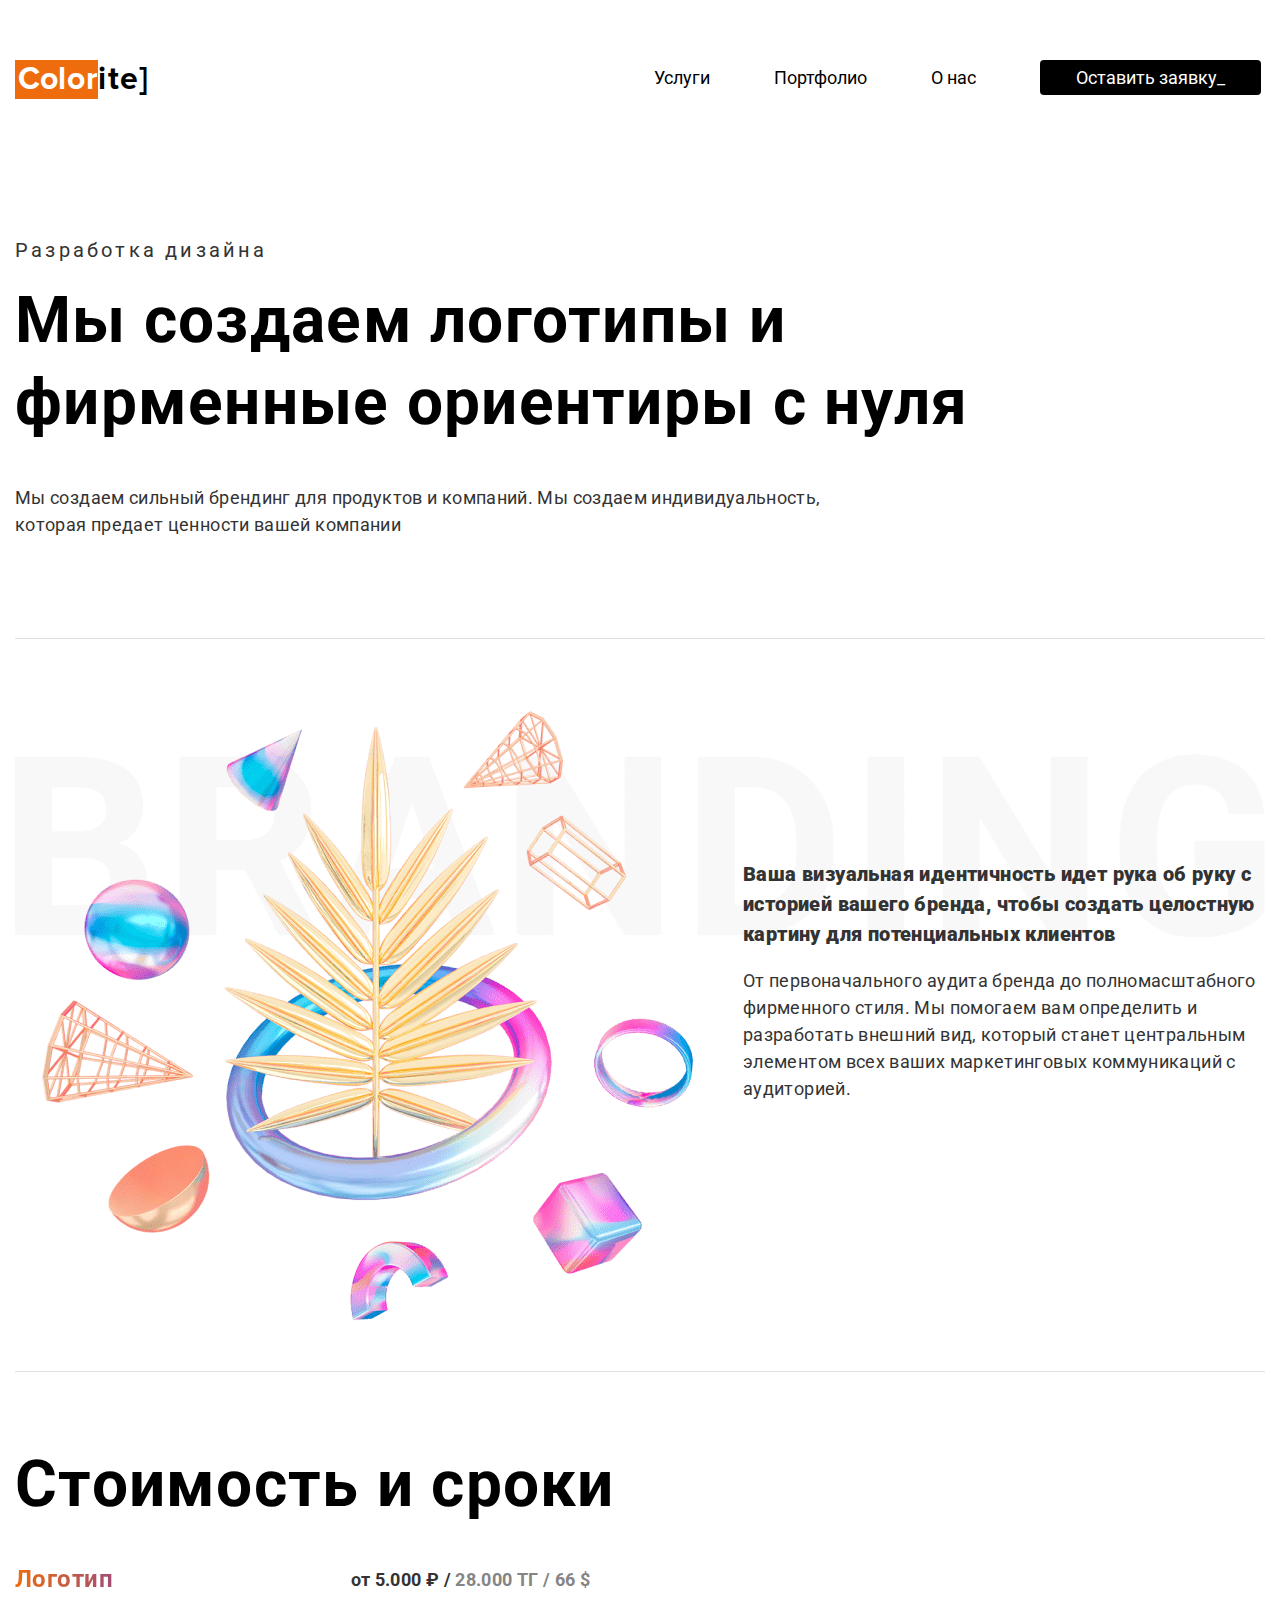
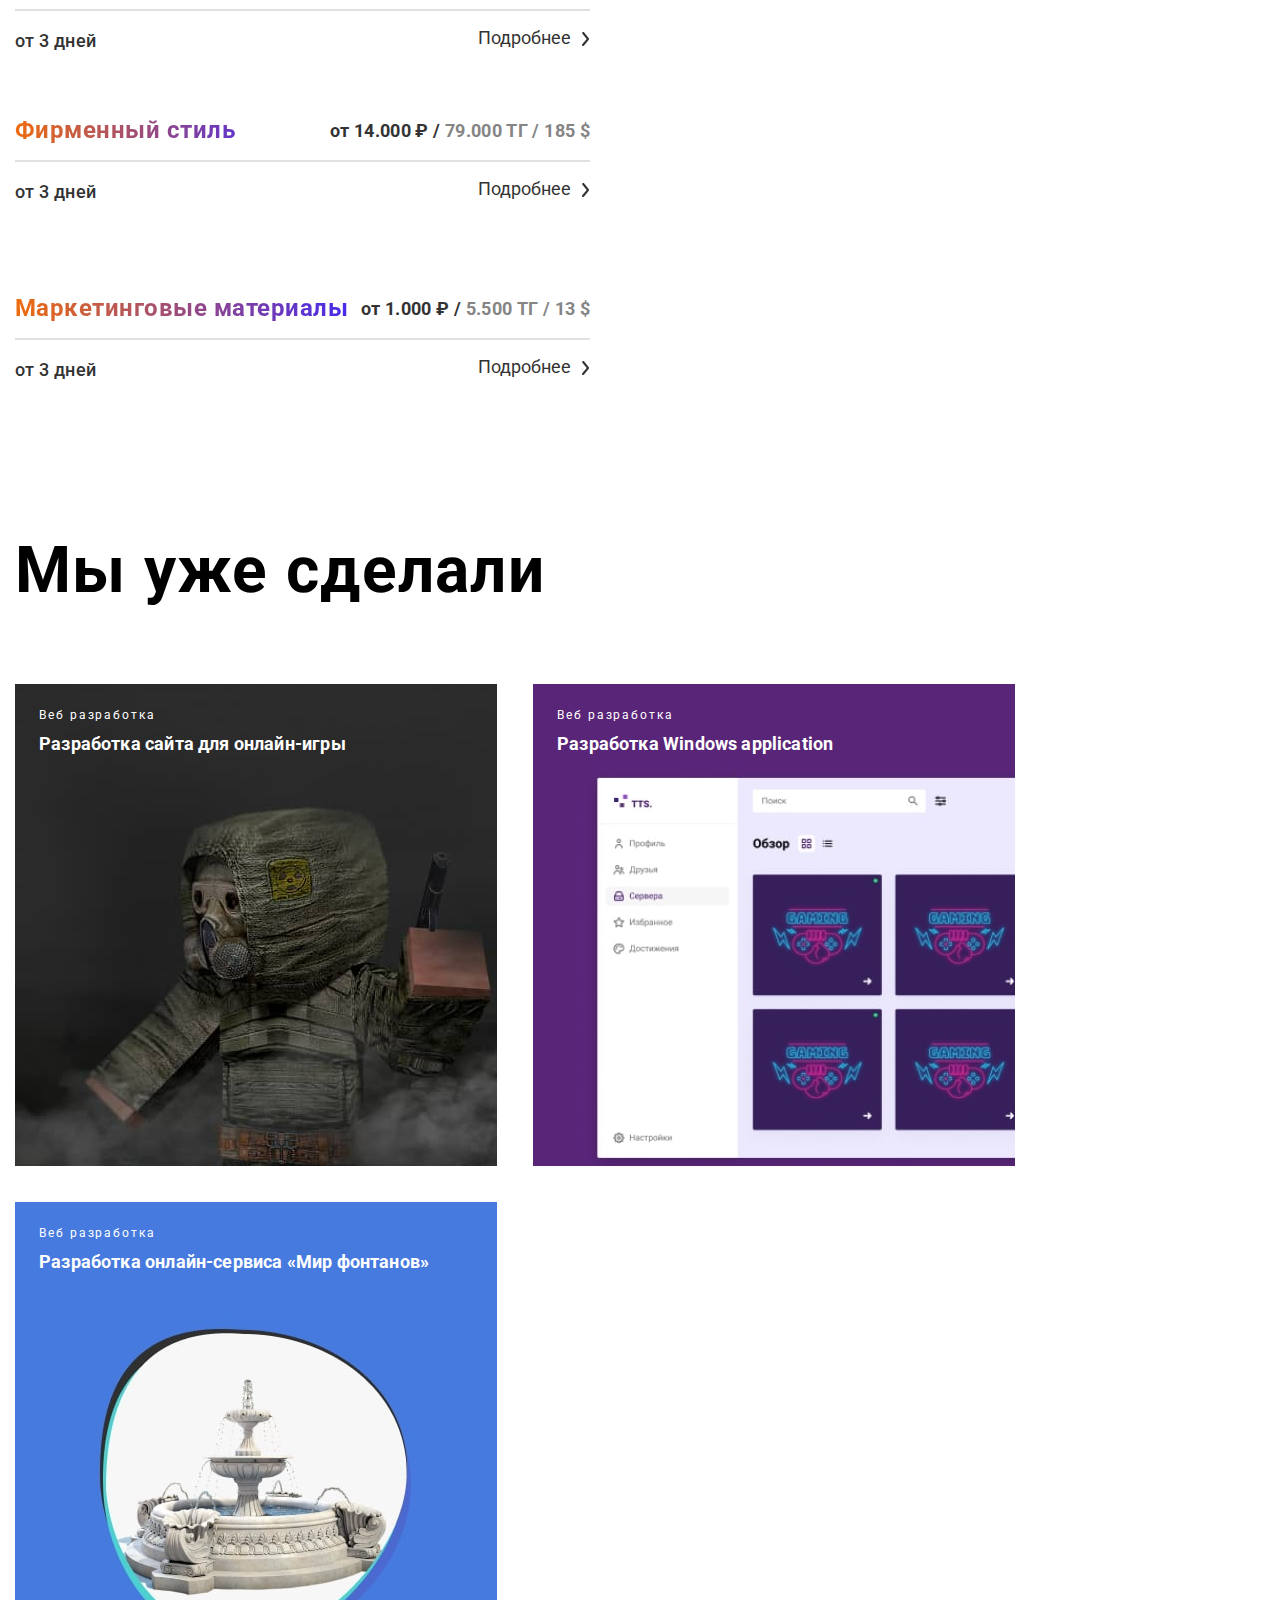
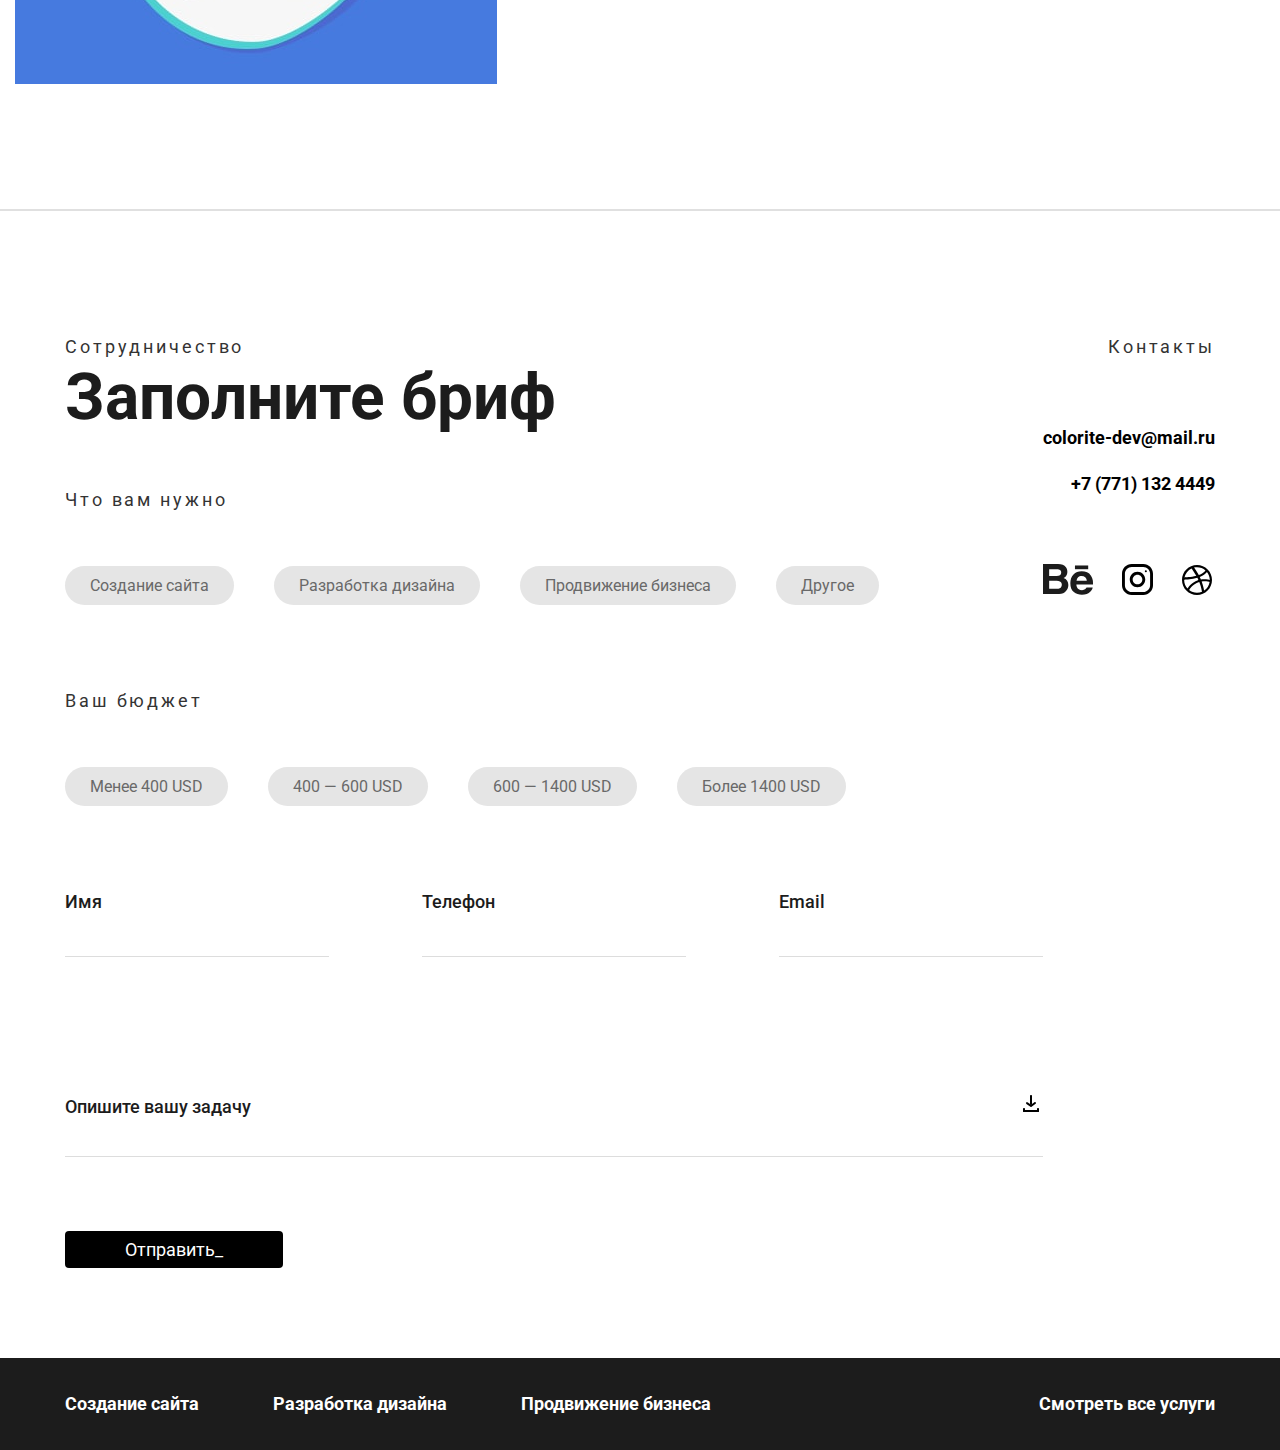
<file: design.html>
<!DOCTYPE html>
<html lang="en">

<head>
   <meta charset="UTF-8">
   <meta name="viewport" content="width=device-width, initial-scale=1.0">
   <title>Разработка дизайна</title>
   <link rel="stylesheet" href="css/aos.css">
   <link rel="stylesheet" href="css/swiper-bundle.css">
   <link rel="stylesheet" href="css/swiper-bundle.min.css">
   <link rel="stylesheet" href="css/normalize.css">
   <link rel="stylesheet" href="css/style.css">
   <link rel="shortcut icon" href="images/favicon.ico">
   <link href="https://fonts.googleapis.com/css2?family=Roboto:wght@300;400;500;700&display=swap" rel="stylesheet">
</head>

<body class="creating_body design_body">
   <header class="header hide-effect">
      <div class="container">
         <div class="header_top">
            <div class="logo"><a href="index.html"><span class="logo_bg">Color</span>ite<span
                     class="blink_el">]</span></a></div>
            <nav>
               <input type="checkbox" id="burger">
               <label for="burger" class="burger_label">
                  <div class="burger_line"></div>
                  <div class="burger_line"></div>
                  <div class="burger_line"></div>
               </label>
               <ul class="nav_list">
                  <li class="nav_list-item"><a href="services.html">Услуги</a></li>
                  <li class="nav_list-item"><a href="portfolio.html">Портфолио</a></li>
                  <li class="nav_list-item"><a href="ourinfo.html">О нас</a></li>
                  <li class="nav_list-item"><a href="brif.html" class="head_btn" id="coop_btn">Оставить
                        заявку<span class="blink_el">_</span></a></li>
                  <li class="nav_list-item"><a href="brif.html" class="head_btn2" id="coop_btn-mob">Связаться</a>
                  </li>
                  <li class="nav_list-item">
                     <div class="socialnet">
                        <a href="https://www.behance.net/sotovdesign" class="behancesvg" target="_blank">
                           <svg width="50" height="31" viewBox="0 0 50 31" fill="none"
                              xmlns="http://www.w3.org/2000/svg">
                              <path
                                 d="M20.5705 13.9814C21.6081 13.4678 22.3925 12.8956 22.9301 12.2774C23.8864 11.1639 24.3583 9.68754 24.3583 7.85742C24.3583 6.0765 23.8864 4.55396 22.9426 3.27749C21.3675 1.19822 18.7016 0.133978 14.9325 0.0786133H0V30.0773H13.9231C15.492 30.0773 16.9452 29.945 18.2891 29.6744C19.6329 29.4006 20.7955 28.8993 21.78 28.1672C22.6551 27.5305 23.3864 26.74 23.9677 25.808C24.8865 24.3993 25.3459 22.8029 25.3459 21.0251C25.3459 19.3026 24.9428 17.8354 24.1427 16.6297C23.3332 15.424 22.1456 14.5412 20.5705 13.9814ZM6.1599 5.28909H12.8855C14.3637 5.28909 15.5826 5.44596 16.5389 5.75662C17.6453 6.20877 18.1984 7.12844 18.1984 8.53103C18.1984 9.78905 17.7765 10.6687 16.9421 11.1639C16.1014 11.6592 15.0107 11.9083 13.673 11.9083H6.1599V5.28909ZM16.7952 24.3439C16.0514 24.6976 15.0044 24.873 13.6637 24.873H6.1599V16.8727H13.7668C15.0919 16.8819 16.1233 17.0542 16.8608 17.3771C18.1734 17.9616 18.8266 19.0319 18.8266 20.5976C18.8266 22.4431 18.1516 23.6857 16.7952 24.3439Z"
                                 fill="#1C1C1C" />
                              <path d="M45.1946 1.47778H31.9529V5.21175H45.1946V1.47778Z" fill="#1C1C1C" />
                              <path
                                 d="M49.7947 16.2143C49.5197 14.4766 48.9134 12.9479 47.9695 11.6285C46.9351 10.1337 45.6224 9.03875 44.0254 8.34673C42.4347 7.65162 40.6439 7.30407 38.65 7.30715C35.3028 7.30715 32.5838 8.3375 30.4805 10.3828C28.3835 12.4343 27.3334 15.3839 27.3334 19.2285C27.3334 23.3283 28.4928 26.2902 30.8243 28.1079C33.1464 29.9287 35.8279 30.8361 38.8719 30.8361C42.5566 30.8361 45.4224 29.7565 47.4695 27.6035C48.779 26.2441 49.5197 24.9062 49.6822 23.5929H43.5816C43.2285 24.2418 42.8191 24.7493 42.3503 25.1184C41.5002 25.795 40.3939 26.1334 39.0375 26.1334C37.7468 26.1334 36.6529 25.8535 35.7403 25.2968C34.234 24.4048 33.4464 22.8424 33.3464 20.6187H49.9947C50.0197 18.7025 49.9572 17.2293 49.7947 16.2143ZM33.4964 16.7895C33.7152 15.347 34.2465 14.2028 35.0903 13.357C35.9341 12.5143 37.128 12.0898 38.6562 12.0867C40.0657 12.0867 41.2439 12.4835 42.2034 13.2801C43.1504 14.0829 43.6848 15.2485 43.7942 16.7895H33.4964Z"
                                 fill="#1C1C1C" />
                           </svg></a>

                        <a href="https://www.instagram.com/sotovdesign" class="instsvg" target="_blank">
                           <svg width="31" height="31" version="1.1" id="Capa_1" xmlns="http://www.w3.org/2000/svg"
                              xmlns:xlink="http://www.w3.org/1999/xlink" x="0px" y="0px" viewBox="0 0 512 512"
                              style="enable-background:new 0 0 512 512;" xml:space="preserve">
                              <g>
                                 <g>
                                    <path d="M352,0H160C71.648,0,0,71.648,0,160v192c0,88.352,71.648,160,160,160h192c88.352,0,160-71.648,160-160V160
                          C512,71.648,440.352,0,352,0z M464,352c0,61.76-50.24,112-112,112H160c-61.76,0-112-50.24-112-112V160C48,98.24,98.24,48,160,48
                          h192c61.76,0,112,50.24,112,112V352z" />
                                 </g>
                              </g>
                              <g>
                                 <g>
                                    <path
                                       d="M256,128c-70.688,0-128,57.312-128,128s57.312,128,128,128s128-57.312,128-128S326.688,128,256,128z M256,336
                          c-44.096,0-80-35.904-80-80c0-44.128,35.904-80,80-80s80,35.872,80,80C336,300.096,300.096,336,256,336z" />
                                 </g>
                              </g>
                              <g>
                                 <g>
                                    <circle cx="393.6" cy="118.4" r="17.056" />
                                 </g>
                              </g>
                              <g></g>
                              <g></g>
                              <g></g>
                              <g></g>
                              <g></g>
                              <g></g>
                              <g></g>
                              <g></g>
                              <g></g>
                              <g></g>
                              <g></g>
                              <g></g>
                              <g></g>
                              <g></g>
                              <g>
                              </g>
                           </svg>
                        </a>

                        <a href="https://dribbble.com/sotovdesign" class="drsvg" target="_blank">
                           <svg width="30" height="30" viewBox="0 0 30 30" fill="none"
                              xmlns="http://www.w3.org/2000/svg">
                              <path fill-rule="evenodd" clip-rule="evenodd"
                                 d="M15 0C6.7191 0 0 6.7191 0 15C0 23.2809 6.7191 30 15 30C23.2646 30 30 23.2809 30 15C30 6.7191 23.2646 0 15 0ZM24.9078 6.91431C26.6974 9.09435 27.7712 11.8764 27.8037 14.8861C27.3807 14.8048 23.1508 13.9425 18.8883 14.4794C18.7907 14.2679 18.7093 14.0401 18.6117 13.8124C18.3514 13.1941 18.0586 12.5597 17.7657 11.9577C22.4837 10.038 24.6312 7.27224 24.9078 6.91431ZM15 2.21258C18.2538 2.21258 21.231 3.43275 23.4924 5.43384C23.2646 5.75922 21.3286 8.346 16.7733 10.0542C14.6746 6.19848 12.3482 3.0423 11.9902 2.55423C12.9501 2.32646 13.9588 2.21258 15 2.21258ZM9.5499 3.41649C9.89154 3.87201 12.1692 7.04448 14.3004 10.8189C8.31345 12.4132 3.02604 12.3807 2.45662 12.3807C3.28632 8.41107 5.97072 5.10846 9.5499 3.41649ZM2.18004 15.0163C2.18004 14.8861 2.18004 14.756 2.18004 14.6258C2.73319 14.6421 8.94795 14.7234 15.3416 12.8037C15.7158 13.5195 16.0575 14.2516 16.3829 14.9837C16.2202 15.0326 16.0412 15.0814 15.8785 15.1301C9.27333 17.2614 5.75922 23.0857 5.46639 23.5738C3.43275 21.3124 2.18004 18.3026 2.18004 15.0163ZM15 27.82C12.0391 27.82 9.30585 26.8113 7.14207 25.1193C7.36986 24.6475 9.9729 19.6367 17.1963 17.115C17.2289 17.0987 17.2451 17.0987 17.2777 17.0824C19.0835 21.7516 19.8156 25.6724 20.0108 26.795C18.4653 27.462 16.7733 27.82 15 27.82ZM22.1421 25.6237C22.0119 24.8427 21.3287 21.1009 19.6529 16.4968C23.6714 15.8623 27.1855 16.9035 27.6247 17.0499C27.0716 20.6128 25.0217 23.6876 22.1421 25.6237Z"
                                 fill="black" />
                           </svg>
                        </a>
                     </div>
                  </li>

               </ul>
            </nav>
         </div>
      </div>
   </header>


   <section class="maininfo hide-effect">
      <div class="container">
         <div class="header_main">
            <div class="header_main-inner">
               <div class="header_main-txt">
                  <h4>Разработка дизайна</h4>
                  <h1>Мы создаем логотипы и фирменные
                     ориентиры с нуля</h1>
                  <p>Мы создаем сильный брендинг для продуктов и компаний. Мы создаем индивидуальность,
                     которая предает ценности вашей компании</p>
               </div>
            </div>
         </div>
      </div>
   </section>



   <section class="design_visual-img hide-effect">
      <div class="container">
         <div class="design_visual-img_inner">
            <div class="design_visual-img_inner_img">
               <img src="images/services/3dd.png" alt="3D image">
            </div>
            <div class="design_visual-img_inner_txt">
               <p><b>Ваша визуальная идентичность идет рука об руку
                     с историей вашего бренда, чтобы создать целостную
                     картину для потенциальных клиентов</b></p>
               <br>
               <p>
                  От первоначального аудита бренда до полномасштабного
                  фирменного стиля. Мы помогаем вам определить и разработать
                  внешний вид, который станет центральным элементом всех
                  ваших маркетинговых коммуникаций с аудиторией.
               </p>
            </div>
         </div>
      </div>
   </section>






   <section class="pricetime">
      <div class="container">
         <div class="pricetime_inner">
            <h5>Стоимость и сроки</h5>
            <div class="pricetime_inner-item">
               <div class="pricetime_inner-item-left">
                  <p class="pricetime-name">Логотип</p>
                  <p class="pricetime-price">от 5.000 ₽ /<span> 28.000 ТГ / 66 $</span></p>
                  <p class="pt-line"></p>
                  <p class="pricetime-time">от 3 дней</p>
                  <div class="pricetime-more-inner">
                     <p class="pricetime-more more-logo">Подробнее<svg width="9" height="16" viewBox="0 0 9 16"
                           fill="none" xmlns="http://www.w3.org/2000/svg">
                           <path
                              d="M1.99999 15C1.76634 15.0005 1.5399 14.9191 1.35999 14.77C1.25873 14.6861 1.17503 14.583 1.11368 14.4666C1.05233 14.3503 1.01453 14.223 1.00245 14.092C0.990378 13.961 1.00426 13.8289 1.0433 13.7033C1.08235 13.5777 1.14579 13.4611 1.22999 13.36L5.70999 8L1.38999 2.63C1.30692 2.52771 1.24489 2.41002 1.20746 2.28368C1.17003 2.15734 1.15794 2.02485 1.17187 1.89382C1.18581 1.76279 1.22551 1.63581 1.28868 1.52017C1.35186 1.40454 1.43726 1.30252 1.53999 1.22C1.64346 1.12897 1.76462 1.0603 1.89588 1.01831C2.02715 0.976319 2.16567 0.961916 2.30276 0.976001C2.43986 0.990085 2.57256 1.03236 2.69254 1.10016C2.81252 1.16796 2.9172 1.25983 2.99999 1.37L7.82999 7.37C7.97707 7.54893 8.05748 7.77338 8.05748 8.005C8.05748 8.23663 7.97707 8.46107 7.82999 8.64L2.82999 14.64C2.72967 14.761 2.60224 14.8567 2.45803 14.9192C2.31382 14.9818 2.1569 15.0095 1.99999 15Z"
                              fill="#333333"></path>
                        </svg></p>
                  </div>
               </div>
               <div class="pricetime_inner-item-right">
                  <p class="pricetime-right more-logo-r">Цель логотипа – не просто привлечь внимание клиента, но и запомниться ему. Удачный логотип – это то, что позволяет любому человеку сразу, с первого же взгляда, понять, в какой сфере работает организация и каковы ее особенности.</p>
               </div>
            </div>



            <div class="pricetime_inner-item">
               <div class="pricetime_inner-item-left">
                  <p class="pricetime-name">Фирменный стиль</p>
                  <p class="pricetime-price">от 14.000 ₽ /<span> 79.000 ТГ / 185 $</span></p>
                  <p class="pt-line"></p>
                  <p class="pricetime-time">от 3 дней</p>
                  <div class="pricetime-more-inner">
                     <p class="pricetime-more more-style">Подробнее<svg width="9" height="16" viewBox="0 0 9 16"
                           fill="none" xmlns="http://www.w3.org/2000/svg">
                           <path
                              d="M1.99999 15C1.76634 15.0005 1.5399 14.9191 1.35999 14.77C1.25873 14.6861 1.17503 14.583 1.11368 14.4666C1.05233 14.3503 1.01453 14.223 1.00245 14.092C0.990378 13.961 1.00426 13.8289 1.0433 13.7033C1.08235 13.5777 1.14579 13.4611 1.22999 13.36L5.70999 8L1.38999 2.63C1.30692 2.52771 1.24489 2.41002 1.20746 2.28368C1.17003 2.15734 1.15794 2.02485 1.17187 1.89382C1.18581 1.76279 1.22551 1.63581 1.28868 1.52017C1.35186 1.40454 1.43726 1.30252 1.53999 1.22C1.64346 1.12897 1.76462 1.0603 1.89588 1.01831C2.02715 0.976319 2.16567 0.961916 2.30276 0.976001C2.43986 0.990085 2.57256 1.03236 2.69254 1.10016C2.81252 1.16796 2.9172 1.25983 2.99999 1.37L7.82999 7.37C7.97707 7.54893 8.05748 7.77338 8.05748 8.005C8.05748 8.23663 7.97707 8.46107 7.82999 8.64L2.82999 14.64C2.72967 14.761 2.60224 14.8567 2.45803 14.9192C2.31382 14.9818 2.1569 15.0095 1.99999 15Z"
                              fill="#333333"></path>
                        </svg></p>
                  </div>
               </div>
               <div class="pricetime_inner-item-right">
                  <p class="pricetime-right  more-style-r">Фирменный стиль — это визуальный образ вашей компании, состоящий из определённого набора графических элементов. Фирстиль создаётся специально для вашего бренда. Его ещё называют корпоративной идентификацией — это те признаки, по которым клиенты узнают
                     вашу компанию.</p>
               </div>
            </div>



            <div class="pricetime_inner-item">
               <div class="pricetime_inner-item-left">
                  <p class="pricetime-name">Маркетинговые материалы</p>
                  <p class="pricetime-price">от 1.000 ₽ /<span> 5.500 ТГ / 13 $</span></p>
                  <p class="pt-line"></p>
                  <p class="pricetime-time">от 3 дней</p>
                  <div class="pricetime-more-inner">
                     <p class="pricetime-more more-mat">Подробнее<svg width="9" height="16" viewBox="0 0 9 16"
                           fill="none" xmlns="http://www.w3.org/2000/svg">
                           <path
                              d="M1.99999 15C1.76634 15.0005 1.5399 14.9191 1.35999 14.77C1.25873 14.6861 1.17503 14.583 1.11368 14.4666C1.05233 14.3503 1.01453 14.223 1.00245 14.092C0.990378 13.961 1.00426 13.8289 1.0433 13.7033C1.08235 13.5777 1.14579 13.4611 1.22999 13.36L5.70999 8L1.38999 2.63C1.30692 2.52771 1.24489 2.41002 1.20746 2.28368C1.17003 2.15734 1.15794 2.02485 1.17187 1.89382C1.18581 1.76279 1.22551 1.63581 1.28868 1.52017C1.35186 1.40454 1.43726 1.30252 1.53999 1.22C1.64346 1.12897 1.76462 1.0603 1.89588 1.01831C2.02715 0.976319 2.16567 0.961916 2.30276 0.976001C2.43986 0.990085 2.57256 1.03236 2.69254 1.10016C2.81252 1.16796 2.9172 1.25983 2.99999 1.37L7.82999 7.37C7.97707 7.54893 8.05748 7.77338 8.05748 8.005C8.05748 8.23663 7.97707 8.46107 7.82999 8.64L2.82999 14.64C2.72967 14.761 2.60224 14.8567 2.45803 14.9192C2.31382 14.9818 2.1569 15.0095 1.99999 15Z"
                              fill="#333333"></path>
                        </svg></p>
                  </div>
               </div>
               <div class="pricetime_inner-item-right">
                  <p class="pricetime-right more-mat-r">К маркетинговым материалам можно отнести листовки, буклеты, 
                     каталоги, визитки, уличные баннера, продающие картинки в социальных сетях и прочее. В совокупности все эти элементы вместе превращаются
                     в сильный маркетинговый инструмент по достижению увеличения ваших продаж и узнаваемости вашего бренда.</p>
               </div>
            </div>

         </div>
      </div>
   </section>







   <section class="our-projects">
      <div class="container">
         <div class="our-projects_inner">
            <h5>
               Мы уже сделали
            </h5>
            <p></p>
            <div class="tab-content_inner modalyak">
               <div class="grid-sizer"></div>
               <div class="gutter-sizer"></div>
               <div class="bg-overlay"></div>



               <div class="tab-content_inner-item web-portfolio prom-portfolio design-portfolio fgmgame">
                  <img src="images/portfolio/3.jpg" alt="Our projects">
                  <h4>Веб разработка</h4>
                  <p>Разработка сайта для онлайн-игры</p>
                  <time>2020</time>
               </div>
               <div class="modal modal-fgmgame">
                  <div class="modal-bg_line"></div>
                  <div class="modal_inner">
                     <h6>FGM</h6>
                     <p>Разработка сайта для онлайн игры fgm stalker</p>

                     <div class="modal-grid">
                        <p class="modal-caption">Сфера</p>
                        <p class="modal-caption modal-caption-serv">Услуга</p>
                        <p class="modal-desc">Компьютерные игры</p>
                        <p class="modal-desc">Создание сайта</p>
                        <img src="images/modal/FGM1.jpg" class="modal-img1" alt="Image Example">
                        <p class="modal-caption">О компании</p>
                        <p class="modal-desc">FGM STALKER соврменный онлайн шутер с элементами RPG, созданный по
                           небезызвестной вселенной
                           игры S.T.A.L.K.E.R. Существуют на рынке с 2015 года.
                        </p>
                        <p class="modal-caption modal-mt">Задача</p>
                        <p class="modal-desc modal-mt">Создать игровой сайт, который понравится целевой аудитории
                           проекта и побудит совершить онлайн покупку
                           доступа к игре. Стилистика должна быть выполнена в игровой тематике с элементами графики.
                           Также разработать воронку продаж для повышения количества покупок доступа.
                        </p>
                        <img src="images/modal/FGM2.jpg" class="modal-img1" alt="Image Example">
                        <p class="modal-caption">Выполненные
                           работы</p>
                        <p class="modal-desc modal-desc2">Разработали моушн тизер для премьеры игры. Создали 3D модель
                           персонажа. Грамотно инегрировали
                           воронку продаж благодаря которой сумели повысить продажи игры. Занялись SEO и помогли
                           настроить
                           контексткную рекламу по ключевым запросам.</p>
                     </div>

                     <div class="likeit">
                        <h6>Понравился кейс?</h6>
                        <a href="brif.html" class="head_btn" id="coop_btn">Оставить
                           заявку<span class="blink_el">_</span></a>
                        <a href="" class="visit-site">Посетить сайт</a>

                     </div>

                     <div class="close">
                        <div class="close_inner">
                           <svg width="25" height="24" viewBox="0 0 25 24" fill="none"
                              xmlns="http://www.w3.org/2000/svg">
                              <path
                                 d="M23.6764 20.3915L15.2996 12.0147L23.6764 3.63782C24.0467 3.26754 24.2547 2.76534 24.2547 2.24168C24.2547 1.71803 24.0467 1.21582 23.6764 0.845545C23.3062 0.475266 22.8039 0.267246 22.2803 0.267246C21.7566 0.267246 21.2544 0.475266 20.8842 0.845545L12.5073 9.22238L4.13049 0.845545C3.76021 0.475266 3.25801 0.267246 2.73436 0.267246C2.2107 0.267246 1.7085 0.475266 1.33822 0.845545C0.967938 1.21582 0.759917 1.71803 0.759918 2.24168C0.759918 2.76534 0.967938 3.26754 1.33822 3.63782L9.71505 12.0147L1.33822 20.3915C0.967938 20.7618 0.759916 21.264 0.759917 21.7876C0.759917 22.3113 0.967937 22.8135 1.33822 23.1838C1.7085 23.554 2.2107 23.7621 2.73435 23.7621C3.25801 23.7621 3.76021 23.554 4.13049 23.1838L12.5073 14.8069L20.8842 23.1838C21.2544 23.554 21.7566 23.7621 22.2803 23.7621C22.8039 23.7621 23.3062 23.554 23.6764 23.1838C24.0467 22.8135 24.2547 22.3113 24.2547 21.7876C24.2547 21.264 24.0467 20.7618 23.6764 20.3915Z"
                                 fill="black" />
                           </svg>
                        </div>
                     </div>
                  </div>

               </div>



               <div class="tab-content_inner-item web-portfolio design-portfolio ttswin">
                  <img src="images/portfolio/5.jpg" alt="Our projects">
                  <h4>Веб разработка</h4>
                  <p>Разработка Windows application</p>
                  <time>2020</time>
               </div>
               <div class="modal modal-ttswin">
                  <div class="modal-bg_line"></div>
                  <div class="modal_inner">
                     <h6>TTS</h6>
                     <p>Разработка Windows application</p>

                     <div class="modal-grid">
                        <p class="modal-caption">Сфера</p>
                        <p class="modal-caption modal-caption-serv">Услуга</p>
                        <p class="modal-desc">Windows приложения</p>
                        <p class="modal-desc">Дизайн</p>
                        <img src="images/modal/tts1.jpg" class="modal-img1" alt="Image Example">
                        <p class="modal-caption">О компании</p>
                        <p class="modal-desc">TTS онлайн платформа для объединения геймеров со всего СНГ. Молодая
                           компания существующая на рынке
                           с 2019 года.
                        </p>
                        <p class="modal-caption modal-mt">Задача</p>
                        <p class="modal-desc modal-mt">Разработать Windows приложение с возможностью подключения к
                           выбранному игровому серверу.
                           Реализовать систему достижений и добавить возможность создания своего собственного игрового
                           сервера. Дизайн должен быть выполнен в фирменных оттенках фиолетового цвета.
                        </p>
                        <p class="modal-caption">Выполненные
                           работы</p>
                        <p class="modal-desc modal-desc2">Успешно справились с поставленными целями. Проведя финальный
                           юзабилити анализ мы выяснили что
                           пользователь не имеет трудностей в понимании интерфейса приложения. </p>
                     </div>

                     <div class="likeit">
                        <h6>Понравился кейс?</h6>
                        <a href="brif.html" class="head_btn" id="coop_btn">Оставить
                           заявку<span class="blink_el">_</span></a>
                        <a href="" class="visit-site">Посетить сайт</a>

                     </div>

                     <div class="close">
                        <div class="close_inner">
                           <svg width="25" height="24" viewBox="0 0 25 24" fill="none"
                              xmlns="http://www.w3.org/2000/svg">
                              <path
                                 d="M23.6764 20.3915L15.2996 12.0147L23.6764 3.63782C24.0467 3.26754 24.2547 2.76534 24.2547 2.24168C24.2547 1.71803 24.0467 1.21582 23.6764 0.845545C23.3062 0.475266 22.8039 0.267246 22.2803 0.267246C21.7566 0.267246 21.2544 0.475266 20.8842 0.845545L12.5073 9.22238L4.13049 0.845545C3.76021 0.475266 3.25801 0.267246 2.73436 0.267246C2.2107 0.267246 1.7085 0.475266 1.33822 0.845545C0.967938 1.21582 0.759917 1.71803 0.759918 2.24168C0.759918 2.76534 0.967938 3.26754 1.33822 3.63782L9.71505 12.0147L1.33822 20.3915C0.967938 20.7618 0.759916 21.264 0.759917 21.7876C0.759917 22.3113 0.967937 22.8135 1.33822 23.1838C1.7085 23.554 2.2107 23.7621 2.73435 23.7621C3.25801 23.7621 3.76021 23.554 4.13049 23.1838L12.5073 14.8069L20.8842 23.1838C21.2544 23.554 21.7566 23.7621 22.2803 23.7621C22.8039 23.7621 23.3062 23.554 23.6764 23.1838C24.0467 22.8135 24.2547 22.3113 24.2547 21.7876C24.2547 21.264 24.0467 20.7618 23.6764 20.3915Z"
                                 fill="black" />
                           </svg>
                        </div>
                     </div>
                  </div>
               </div>

               <div class="tab-content_inner-item web-portfolio design-portfolio fontan-prtf">
                  <img src="images/portfolio/6.jpg" alt="Our projects">
                  <h4>Веб разработка</h4>
                  <p>Разработка онлайн-сервиса «Мир фонтанов»</p>
                  <time>2020</time>
               </div>
               <div class="modal modal-fontan-prtf">
                  <div class="modal-bg_line"></div>
                  <div class="modal_inner">
                     <h6>М.Фонтаны</h6>
                     <p>Разработка сайта совместно с web design kz</p>

                     <div class="modal-grid">
                        <p class="modal-caption">Сфера</p>
                        <p class="modal-caption modal-caption-serv">Услуга</p>
                        <p class="modal-desc">Онлайн - сервис</p>
                        <p class="modal-desc">Создание сайта</p>
                        <img src="images/modal/fontan1.jpg" class="modal-img1" alt="Image Example">
                        <p class="modal-caption">О компании</p>
                        <p class="modal-desc">« Мир фонтанов » предлагает множество вариантов создания водного райского уголка вашего дома.
                           Предоставляется весь комплекс услуг – от профессиональной проектировки, строительства бассейнов,
                           фонтанов до их сервисного обслуживания, возведения соответствующих павильонов.
                        </p>
                        <p class="modal-caption modal-mt">Задача</p>
                        <p class="modal-desc modal-mt">Разработать онлайн-сервис по оказанию услуг по строительству фонтанов. Главная страница должна
                           четко отображать род детяльности компании и призвать аудиторию к совершению действия. Расположить
                           триггеры к действию покупки. Создать удобный и понятный каталог вместе с услугами.
                        </p>
                        <img src="images/modal/fontan2.jpg" class="modal-img1" alt="Image Example">

                        <p class="modal-caption">Выполненные
                           работы</p>
                        <p class="modal-desc modal-desc2">После запуска проекта провели юзабилити тестирование и скорость работы сайта. Разработали внутренний
                           интерфейс на основе популярного Ant - design. Расположили формы подачи заявок и сделали админ панель
                           для мененджеров.</p>
                        <img src="images/modal/fontan3.jpg" class="modal-img1" alt="Image Example">

                     </div>

                     <div class="likeit">
                        <h6>Понравился кейс?</h6>
                        <a href="brif.html" class="head_btn" id="coop_btn">Оставить
                           заявку<span class="blink_el">_</span></a>
                        <a href="" class="visit-site">Посетить сайт</a>

                     </div>

                     <div class="close">
                        <div class="close_inner">
                           <svg width="25" height="24" viewBox="0 0 25 24" fill="none"
                              xmlns="http://www.w3.org/2000/svg">
                              <path
                                 d="M23.6764 20.3915L15.2996 12.0147L23.6764 3.63782C24.0467 3.26754 24.2547 2.76534 24.2547 2.24168C24.2547 1.71803 24.0467 1.21582 23.6764 0.845545C23.3062 0.475266 22.8039 0.267246 22.2803 0.267246C21.7566 0.267246 21.2544 0.475266 20.8842 0.845545L12.5073 9.22238L4.13049 0.845545C3.76021 0.475266 3.25801 0.267246 2.73436 0.267246C2.2107 0.267246 1.7085 0.475266 1.33822 0.845545C0.967938 1.21582 0.759917 1.71803 0.759918 2.24168C0.759918 2.76534 0.967938 3.26754 1.33822 3.63782L9.71505 12.0147L1.33822 20.3915C0.967938 20.7618 0.759916 21.264 0.759917 21.7876C0.759917 22.3113 0.967937 22.8135 1.33822 23.1838C1.7085 23.554 2.2107 23.7621 2.73435 23.7621C3.25801 23.7621 3.76021 23.554 4.13049 23.1838L12.5073 14.8069L20.8842 23.1838C21.2544 23.554 21.7566 23.7621 22.2803 23.7621C22.8039 23.7621 23.3062 23.554 23.6764 23.1838C24.0467 22.8135 24.2547 22.3113 24.2547 21.7876C24.2547 21.264 24.0467 20.7618 23.6764 20.3915Z"
                                 fill="black" />
                           </svg>
                        </div>
                     </div>
                  </div>
               </div>
            </div>
         </div>
      </div>
   </section>









   <div class="linesection"></div>






   <section class="brif_section  hide-effect">
      <div class="container2">
         <section class="coopandcont">

            <section class="coop" id="cooperation">

               <h5>Сотрудничество</h5>
               <h2>Заполните бриф</h2>
               <form action="https://submit-form.com/jRoW1_-U5Yr-hYow0Zu63" method="POST" id="coop_form">
                  <input type="hidden" name="_redirect" value="https://colorite.dev/thanks" />
                  <div class="worktype_inner">
                     <h5 class="h5-form">Что вам нужно</h5>

                     <div class="worktype_inner2">
                        <input type="checkbox" value="Создание сайта" name="worktype" id="create_site">
                        <label for="create_site">Создание сайта</label>

                        <input type="checkbox" value="Разработка дизайна" name="worktype" id="create_design">
                        <label for="create_design">Разработка дизайна</label>

                        <input type="checkbox" value="Продвижение бизнеса" name="worktype" id="biz">
                        <label for="biz">Продвижение бизнеса</label>

                        <input type="checkbox" value="Другое" name="worktype" id="other">
                        <label for="other">Другое</label>
                     </div>
                  </div>

                  <div class="price_inner">
                     <h5 class="h5-form">Ваш бюджет</h5>
                     <div class="price_inner2">
                        <input type="radio" name="price" value="30" id="price30k">
                        <label for="price30k">Менее 400 USD</label>

                        <input type="radio" name="price" value="50" id="price50k">
                        <label for="price50k">400 — 600 USD</label>

                        <input type="radio" name="price" value="100" id="price100k">
                        <label for="price100k">600 — 1400 USD</label>

                        <input type="radio" name="price" value="100+" id="priceover100k">
                        <label for="priceover100k">Более 1400 USD</label>
                     </div>
                  </div>

                  <div class="clients_inner">
                     <div class="name_inner">
                        <label for="client_name" class="label_up">Имя</label>
                        <input type="text" name="client_name" id="client_name">
                     </div>
                     <div class="tel_inner">
                        <label for="client_tel">Телефон</label>
                        <input type="tel" value="" name="client_tel" id="client_tel"
                           pattern="(\s*)?(\+)?([- _():=+]?\d[- _():=+]?){10,14}(\s*)?">
                     </div>
                     <div class="mail_inner">
                        <label for="client_mail">Email</label>
                        <input type="email" name="client_mail" id="client_mail" placeholder=" " required>
                        <span class="form__validation form__validation--error">Адрес e-mail не корректный </span>
                     </div>
                  </div>

                  <div class="desc_inner">
                     <div class="desc_inner-top">
                        <label for="desc_text">Опишите вашу задачу</label>


                        <div class="files-wr" data-count-files="1">
                           <div class="one-file">
                              <div class="file-item hide-btn">
                                 <span class="btn btn-del-file">x</span>
                                 <span class="file-name"></span>
                              </div>
                              <input type="file" name="desc_load" id="desc_load">
                              <label for="desc_load" class="desc_label">
                                 <svg width="24" height="24" viewBox="0 0 24 24" fill="none"
                                    xmlns="http://www.w3.org/2000/svg">
                                    <path
                                       d="M19 18H5C4.44772 18 4 18.4477 4 19C4 19.5523 4.44772 20 5 20H19C19.5523 20 20 19.5523 20 19C20 18.4477 19.5523 18 19 18Z"
                                       fill="black" />
                                    <path
                                       d="M4 17V19C4 19.5523 4.44772 20 5 20C5.55228 20 6 19.5523 6 19V17C6 16.4477 5.55228 16 5 16C4.44772 16 4 16.4477 4 17Z"
                                       fill="black" />
                                    <path
                                       d="M18 17V19C18 19.5523 18.4477 20 19 20C19.5523 20 20 19.5523 20 19V17C20 16.4477 19.5523 16 19 16C18.4477 16 18 16.4477 18 17Z"
                                       fill="black" />
                                    <path
                                       d="M12 15C11.7926 15.0016 11.59 14.9387 11.42 14.82L7.41995 12C7.20436 11.8471 7.05809 11.615 7.01312 11.3545C6.96815 11.0941 7.02813 10.8264 7.17995 10.61C7.25574 10.5019 7.35219 10.4098 7.46376 10.3391C7.57532 10.2684 7.69977 10.2206 7.82994 10.1982C7.9601 10.1759 8.09339 10.1796 8.22212 10.2091C8.35085 10.2386 8.47247 10.2933 8.57995 10.37L12 12.76L15.3999 10.2C15.6121 10.0409 15.8788 9.97255 16.1414 10.0101C16.4039 10.0476 16.6408 10.1878 16.7999 10.4C16.9591 10.6122 17.0274 10.8789 16.9899 11.1414C16.9524 11.404 16.8121 11.6409 16.5999 11.8L12.6 14.8C12.4269 14.9298 12.2163 15 12 15Z"
                                       fill="black" />
                                    <path
                                       d="M12 13C11.7348 13 11.4804 12.8946 11.2929 12.7071C11.1054 12.5196 11 12.2652 11 12V4C11 3.73478 11.1054 3.48043 11.2929 3.29289C11.4804 3.10536 11.7348 3 12 3C12.2652 3 12.5196 3.10536 12.7071 3.29289C12.8946 3.48043 13 3.73478 13 4V12C13 12.2652 12.8946 12.5196 12.7071 12.7071C12.5196 12.8946 12.2652 13 12 13Z"
                                       fill="black" />
                                 </svg>
                              </label>

                           </div>
                        </div>

                     </div>
                     <textarea name="desc_text" id="desc_text" form="coop_form"></textarea>
                  </div>

                  <button class="submit_btn">Отправить<span class="blink_el">_</span></button>
               </form>

            </section>

            <section class="contacts">
               <h5>Контакты</h5>
               <a class="our_mail" href="mailto:colorite-dev@mail.ru">colorite-dev@mail.ru</a>
               <a class="phone" href="tel:87711324449">+7 (771) 132 4449</a>

               <div class="socialnet">
                  <a href="https://www.behance.net/sotovdesign" class="behancesvg" target="_blank"><svg width="50"
                        height="31" viewBox="0 0 50 31" fill="none" xmlns="http://www.w3.org/2000/svg">
                        <path
                           d="M20.5705 13.9814C21.6081 13.4678 22.3925 12.8956 22.9301 12.2774C23.8864 11.1639 24.3583 9.68754 24.3583 7.85742C24.3583 6.0765 23.8864 4.55396 22.9426 3.27749C21.3675 1.19822 18.7016 0.133978 14.9325 0.0786133H0V30.0773H13.9231C15.492 30.0773 16.9452 29.945 18.2891 29.6744C19.6329 29.4006 20.7955 28.8993 21.78 28.1672C22.6551 27.5305 23.3864 26.74 23.9677 25.808C24.8865 24.3993 25.3459 22.8029 25.3459 21.0251C25.3459 19.3026 24.9428 17.8354 24.1427 16.6297C23.3332 15.424 22.1456 14.5412 20.5705 13.9814ZM6.1599 5.28909H12.8855C14.3637 5.28909 15.5826 5.44596 16.5389 5.75662C17.6453 6.20877 18.1984 7.12844 18.1984 8.53103C18.1984 9.78905 17.7765 10.6687 16.9421 11.1639C16.1014 11.6592 15.0107 11.9083 13.673 11.9083H6.1599V5.28909ZM16.7952 24.3439C16.0514 24.6976 15.0044 24.873 13.6637 24.873H6.1599V16.8727H13.7668C15.0919 16.8819 16.1233 17.0542 16.8608 17.3771C18.1734 17.9616 18.8266 19.0319 18.8266 20.5976C18.8266 22.4431 18.1516 23.6857 16.7952 24.3439Z"
                           fill="#1C1C1C" />
                        <path d="M45.1946 1.47778H31.9529V5.21175H45.1946V1.47778Z" fill="#1C1C1C" />
                        <path
                           d="M49.7947 16.2143C49.5197 14.4766 48.9134 12.9479 47.9695 11.6285C46.9351 10.1337 45.6224 9.03875 44.0254 8.34673C42.4347 7.65162 40.6439 7.30407 38.65 7.30715C35.3028 7.30715 32.5838 8.3375 30.4805 10.3828C28.3835 12.4343 27.3334 15.3839 27.3334 19.2285C27.3334 23.3283 28.4928 26.2902 30.8243 28.1079C33.1464 29.9287 35.8279 30.8361 38.8719 30.8361C42.5566 30.8361 45.4224 29.7565 47.4695 27.6035C48.779 26.2441 49.5197 24.9062 49.6822 23.5929H43.5816C43.2285 24.2418 42.8191 24.7493 42.3503 25.1184C41.5002 25.795 40.3939 26.1334 39.0375 26.1334C37.7468 26.1334 36.6529 25.8535 35.7403 25.2968C34.234 24.4048 33.4464 22.8424 33.3464 20.6187H49.9947C50.0197 18.7025 49.9572 17.2293 49.7947 16.2143ZM33.4964 16.7895C33.7152 15.347 34.2465 14.2028 35.0903 13.357C35.9341 12.5143 37.128 12.0898 38.6562 12.0867C40.0657 12.0867 41.2439 12.4835 42.2034 13.2801C43.1504 14.0829 43.6848 15.2485 43.7942 16.7895H33.4964Z"
                           fill="#1C1C1C" />
                     </svg></a>

                  <a href="https://www.instagram.com/sotovdesign" class="instsvg" target="_blank">
                     <svg width="31" height="31" version="1.1" id="Capa_1" xmlns="http://www.w3.org/2000/svg"
                        xmlns:xlink="http://www.w3.org/1999/xlink" x="0px" y="0px" viewBox="0 0 512 512"
                        style="enable-background:new 0 0 512 512;" xml:space="preserve">
                        <g>
                           <g>
                              <path d="M352,0H160C71.648,0,0,71.648,0,160v192c0,88.352,71.648,160,160,160h192c88.352,0,160-71.648,160-160V160
                          C512,71.648,440.352,0,352,0z M464,352c0,61.76-50.24,112-112,112H160c-61.76,0-112-50.24-112-112V160C48,98.24,98.24,48,160,48
                          h192c61.76,0,112,50.24,112,112V352z" />
                           </g>
                        </g>
                        <g>
                           <g>
                              <path
                                 d="M256,128c-70.688,0-128,57.312-128,128s57.312,128,128,128s128-57.312,128-128S326.688,128,256,128z M256,336
                          c-44.096,0-80-35.904-80-80c0-44.128,35.904-80,80-80s80,35.872,80,80C336,300.096,300.096,336,256,336z" />
                           </g>
                        </g>
                        <g>
                           <g>
                              <circle cx="393.6" cy="118.4" r="17.056" />
                           </g>
                        </g>
                        <g></g>
                        <g></g>
                        <g></g>
                        <g></g>
                        <g></g>
                        <g></g>
                        <g></g>
                        <g></g>
                        <g></g>
                        <g></g>
                        <g></g>
                        <g></g>
                        <g></g>
                        <g></g>
                        <g>
                        </g>
                     </svg>
                  </a>

                  <a href="https://dribbble.com/sotovdesign" class="drsvg" target="_blank">
                     <svg width="30" height="30" viewBox="0 0 30 30" fill="none" xmlns="http://www.w3.org/2000/svg">
                        <path fill-rule="evenodd" clip-rule="evenodd"
                           d="M15 0C6.7191 0 0 6.7191 0 15C0 23.2809 6.7191 30 15 30C23.2646 30 30 23.2809 30 15C30 6.7191 23.2646 0 15 0ZM24.9078 6.91431C26.6974 9.09435 27.7712 11.8764 27.8037 14.8861C27.3807 14.8048 23.1508 13.9425 18.8883 14.4794C18.7907 14.2679 18.7093 14.0401 18.6117 13.8124C18.3514 13.1941 18.0586 12.5597 17.7657 11.9577C22.4837 10.038 24.6312 7.27224 24.9078 6.91431ZM15 2.21258C18.2538 2.21258 21.231 3.43275 23.4924 5.43384C23.2646 5.75922 21.3286 8.346 16.7733 10.0542C14.6746 6.19848 12.3482 3.0423 11.9902 2.55423C12.9501 2.32646 13.9588 2.21258 15 2.21258ZM9.5499 3.41649C9.89154 3.87201 12.1692 7.04448 14.3004 10.8189C8.31345 12.4132 3.02604 12.3807 2.45662 12.3807C3.28632 8.41107 5.97072 5.10846 9.5499 3.41649ZM2.18004 15.0163C2.18004 14.8861 2.18004 14.756 2.18004 14.6258C2.73319 14.6421 8.94795 14.7234 15.3416 12.8037C15.7158 13.5195 16.0575 14.2516 16.3829 14.9837C16.2202 15.0326 16.0412 15.0814 15.8785 15.1301C9.27333 17.2614 5.75922 23.0857 5.46639 23.5738C3.43275 21.3124 2.18004 18.3026 2.18004 15.0163ZM15 27.82C12.0391 27.82 9.30585 26.8113 7.14207 25.1193C7.36986 24.6475 9.9729 19.6367 17.1963 17.115C17.2289 17.0987 17.2451 17.0987 17.2777 17.0824C19.0835 21.7516 19.8156 25.6724 20.0108 26.795C18.4653 27.462 16.7733 27.82 15 27.82ZM22.1421 25.6237C22.0119 24.8427 21.3287 21.1009 19.6529 16.4968C23.6714 15.8623 27.1855 16.9035 27.6247 17.0499C27.0716 20.6128 25.0217 23.6876 22.1421 25.6237Z"
                           fill="black" />
                     </svg>
                  </a>
               </div>

            </section>
         </section>
      </div>
   </section>





   <footer class="hide-effect">
      <div class="container2">
         <div class="contacts_footer">
            <h5>Контакты</h5>
            <div class="contacts_footer-items">
               <a class="our_mail" href="mailto:colorite-dev@mail.ru">colorite-dev@mail.ru</a>
               <a class="phone" href="tel:87711324449">+7 (771) 132 4449</a>

               <div class="socialnet">
                  <a href="https://www.behance.net/sotovdesign" class="behancesvg" target="_blank"><svg width="50"
                        height="31" viewBox="0 0 50 31" fill="none" xmlns="http://www.w3.org/2000/svg">
                        <path
                           d="M20.5705 13.9814C21.6081 13.4678 22.3925 12.8956 22.9301 12.2774C23.8864 11.1639 24.3583 9.68754 24.3583 7.85742C24.3583 6.0765 23.8864 4.55396 22.9426 3.27749C21.3675 1.19822 18.7016 0.133978 14.9325 0.0786133H0V30.0773H13.9231C15.492 30.0773 16.9452 29.945 18.2891 29.6744C19.6329 29.4006 20.7955 28.8993 21.78 28.1672C22.6551 27.5305 23.3864 26.74 23.9677 25.808C24.8865 24.3993 25.3459 22.8029 25.3459 21.0251C25.3459 19.3026 24.9428 17.8354 24.1427 16.6297C23.3332 15.424 22.1456 14.5412 20.5705 13.9814ZM6.1599 5.28909H12.8855C14.3637 5.28909 15.5826 5.44596 16.5389 5.75662C17.6453 6.20877 18.1984 7.12844 18.1984 8.53103C18.1984 9.78905 17.7765 10.6687 16.9421 11.1639C16.1014 11.6592 15.0107 11.9083 13.673 11.9083H6.1599V5.28909ZM16.7952 24.3439C16.0514 24.6976 15.0044 24.873 13.6637 24.873H6.1599V16.8727H13.7668C15.0919 16.8819 16.1233 17.0542 16.8608 17.3771C18.1734 17.9616 18.8266 19.0319 18.8266 20.5976C18.8266 22.4431 18.1516 23.6857 16.7952 24.3439Z"
                           fill="#1C1C1C" />
                        <path d="M45.1946 1.47778H31.9529V5.21175H45.1946V1.47778Z" fill="#1C1C1C" />
                        <path
                           d="M49.7947 16.2143C49.5197 14.4766 48.9134 12.9479 47.9695 11.6285C46.9351 10.1337 45.6224 9.03875 44.0254 8.34673C42.4347 7.65162 40.6439 7.30407 38.65 7.30715C35.3028 7.30715 32.5838 8.3375 30.4805 10.3828C28.3835 12.4343 27.3334 15.3839 27.3334 19.2285C27.3334 23.3283 28.4928 26.2902 30.8243 28.1079C33.1464 29.9287 35.8279 30.8361 38.8719 30.8361C42.5566 30.8361 45.4224 29.7565 47.4695 27.6035C48.779 26.2441 49.5197 24.9062 49.6822 23.5929H43.5816C43.2285 24.2418 42.8191 24.7493 42.3503 25.1184C41.5002 25.795 40.3939 26.1334 39.0375 26.1334C37.7468 26.1334 36.6529 25.8535 35.7403 25.2968C34.234 24.4048 33.4464 22.8424 33.3464 20.6187H49.9947C50.0197 18.7025 49.9572 17.2293 49.7947 16.2143ZM33.4964 16.7895C33.7152 15.347 34.2465 14.2028 35.0903 13.357C35.9341 12.5143 37.128 12.0898 38.6562 12.0867C40.0657 12.0867 41.2439 12.4835 42.2034 13.2801C43.1504 14.0829 43.6848 15.2485 43.7942 16.7895H33.4964Z"
                           fill="#1C1C1C" />
                     </svg></a>

                  <a href="https://www.instagram.com/sotovdesign" class="instsvg" target="_blank">
                     <svg width="31" height="31" version="1.1" id="Capa_1" xmlns="http://www.w3.org/2000/svg"
                        xmlns:xlink="http://www.w3.org/1999/xlink" x="0px" y="0px" viewBox="0 0 512 512"
                        style="enable-background:new 0 0 512 512;" xml:space="preserve">
                        <g>
                           <g>
                              <path d="M352,0H160C71.648,0,0,71.648,0,160v192c0,88.352,71.648,160,160,160h192c88.352,0,160-71.648,160-160V160
                          C512,71.648,440.352,0,352,0z M464,352c0,61.76-50.24,112-112,112H160c-61.76,0-112-50.24-112-112V160C48,98.24,98.24,48,160,48
                          h192c61.76,0,112,50.24,112,112V352z" />
                           </g>
                        </g>
                        <g>
                           <g>
                              <path
                                 d="M256,128c-70.688,0-128,57.312-128,128s57.312,128,128,128s128-57.312,128-128S326.688,128,256,128z M256,336
                          c-44.096,0-80-35.904-80-80c0-44.128,35.904-80,80-80s80,35.872,80,80C336,300.096,300.096,336,256,336z" />
                           </g>
                        </g>
                        <g>
                           <g>
                              <circle cx="393.6" cy="118.4" r="17.056" />
                           </g>
                        </g>
                        <g></g>
                        <g></g>
                        <g></g>
                        <g></g>
                        <g></g>
                        <g></g>
                        <g></g>
                        <g></g>
                        <g></g>
                        <g></g>
                        <g></g>
                        <g></g>
                        <g></g>
                        <g></g>
                        <g>
                        </g>
                     </svg>
                  </a>

                  <a href="https://dribbble.com/sotovdesign" class="drsvg" target="_blank">
                     <svg width="30" height="30" viewBox="0 0 30 30" fill="none" xmlns="http://www.w3.org/2000/svg">
                        <path fill-rule="evenodd" clip-rule="evenodd"
                           d="M15 0C6.7191 0 0 6.7191 0 15C0 23.2809 6.7191 30 15 30C23.2646 30 30 23.2809 30 15C30 6.7191 23.2646 0 15 0ZM24.9078 6.91431C26.6974 9.09435 27.7712 11.8764 27.8037 14.8861C27.3807 14.8048 23.1508 13.9425 18.8883 14.4794C18.7907 14.2679 18.7093 14.0401 18.6117 13.8124C18.3514 13.1941 18.0586 12.5597 17.7657 11.9577C22.4837 10.038 24.6312 7.27224 24.9078 6.91431ZM15 2.21258C18.2538 2.21258 21.231 3.43275 23.4924 5.43384C23.2646 5.75922 21.3286 8.346 16.7733 10.0542C14.6746 6.19848 12.3482 3.0423 11.9902 2.55423C12.9501 2.32646 13.9588 2.21258 15 2.21258ZM9.5499 3.41649C9.89154 3.87201 12.1692 7.04448 14.3004 10.8189C8.31345 12.4132 3.02604 12.3807 2.45662 12.3807C3.28632 8.41107 5.97072 5.10846 9.5499 3.41649ZM2.18004 15.0163C2.18004 14.8861 2.18004 14.756 2.18004 14.6258C2.73319 14.6421 8.94795 14.7234 15.3416 12.8037C15.7158 13.5195 16.0575 14.2516 16.3829 14.9837C16.2202 15.0326 16.0412 15.0814 15.8785 15.1301C9.27333 17.2614 5.75922 23.0857 5.46639 23.5738C3.43275 21.3124 2.18004 18.3026 2.18004 15.0163ZM15 27.82C12.0391 27.82 9.30585 26.8113 7.14207 25.1193C7.36986 24.6475 9.9729 19.6367 17.1963 17.115C17.2289 17.0987 17.2451 17.0987 17.2777 17.0824C19.0835 21.7516 19.8156 25.6724 20.0108 26.795C18.4653 27.462 16.7733 27.82 15 27.82ZM22.1421 25.6237C22.0119 24.8427 21.3287 21.1009 19.6529 16.4968C23.6714 15.8623 27.1855 16.9035 27.6247 17.0499C27.0716 20.6128 25.0217 23.6876 22.1421 25.6237Z"
                           fill="black" />
                     </svg>
                  </a>
               </div>
            </div>

         </div>
         <div class="footer_inner">
            <div class="footer_left">
               <a href="creating.html">Создание сайта</a>
               <a href="design.html">Разработка дизайна</a>
               <a href="promotion.html">Продвижение бизнеса</a>
            </div>
            <div class="footer_right">
               <a href="services.html">Смотреть все услуги</a>
            </div>
         </div>
      </div>
   </footer>

   <script src="js/aos.js"></script>
   <script src="js/jquery-3.5.1.min.js"></script>
   <script src="js/swiper-bundle.min.js"></script>
   <script src="js/masonry.pkgd.min.js"></script>
   <script src="js/jquery.mask.js"></script>
   <script src="js/main.js"></script>
   <script>
      AOS.init();
   </script>

</body>

</html>
</file>
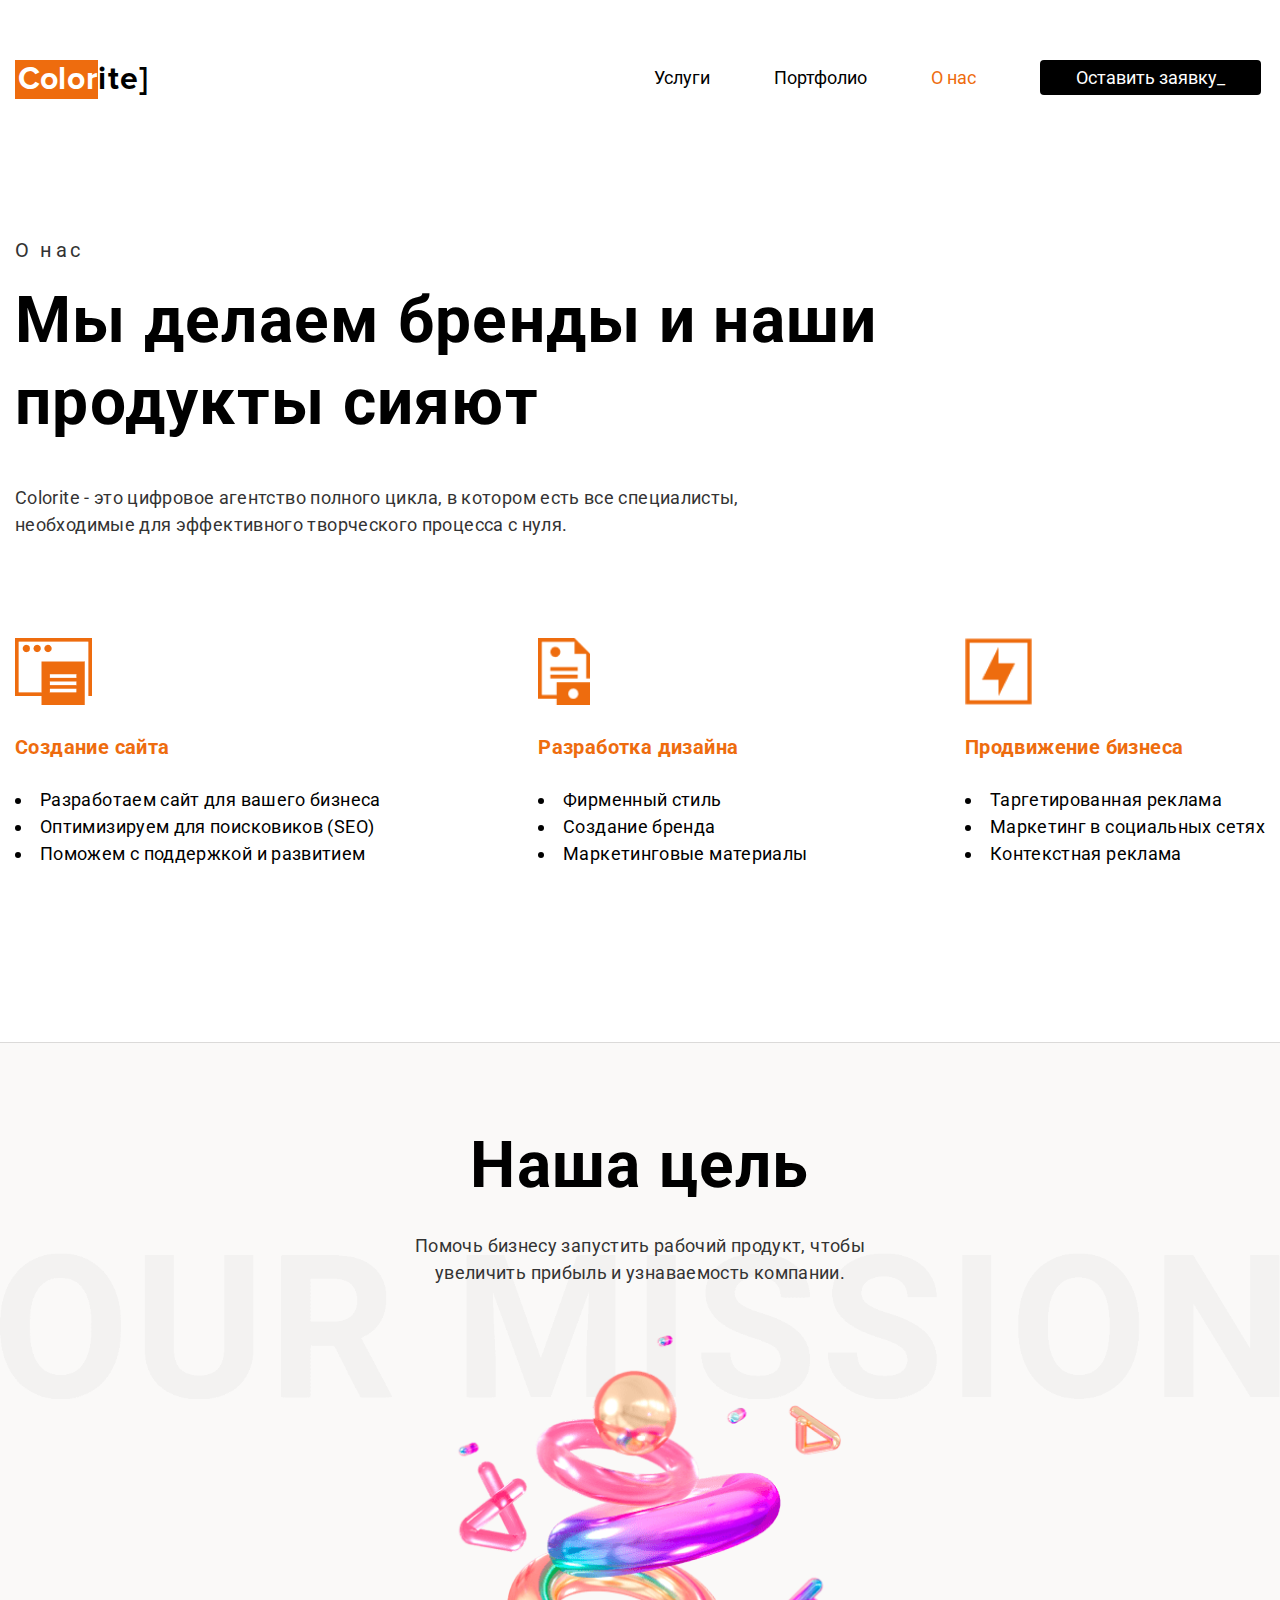
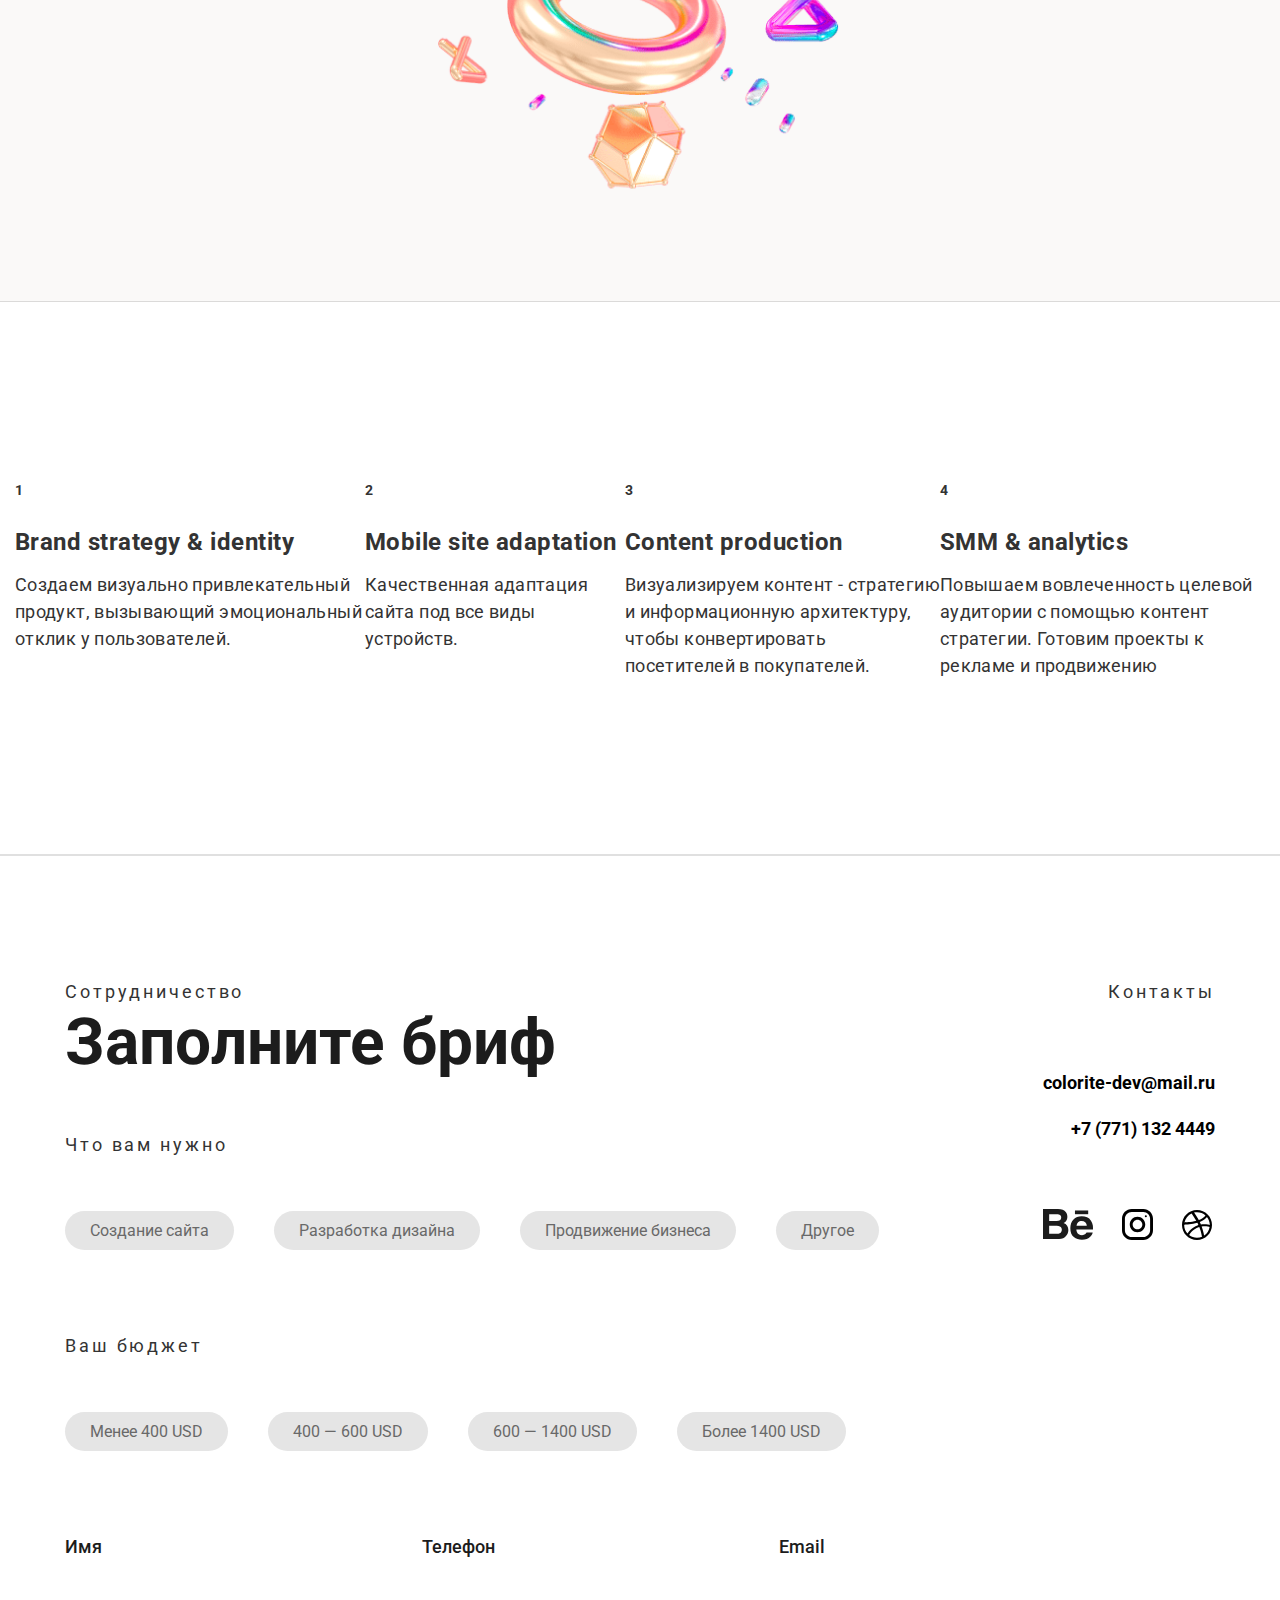
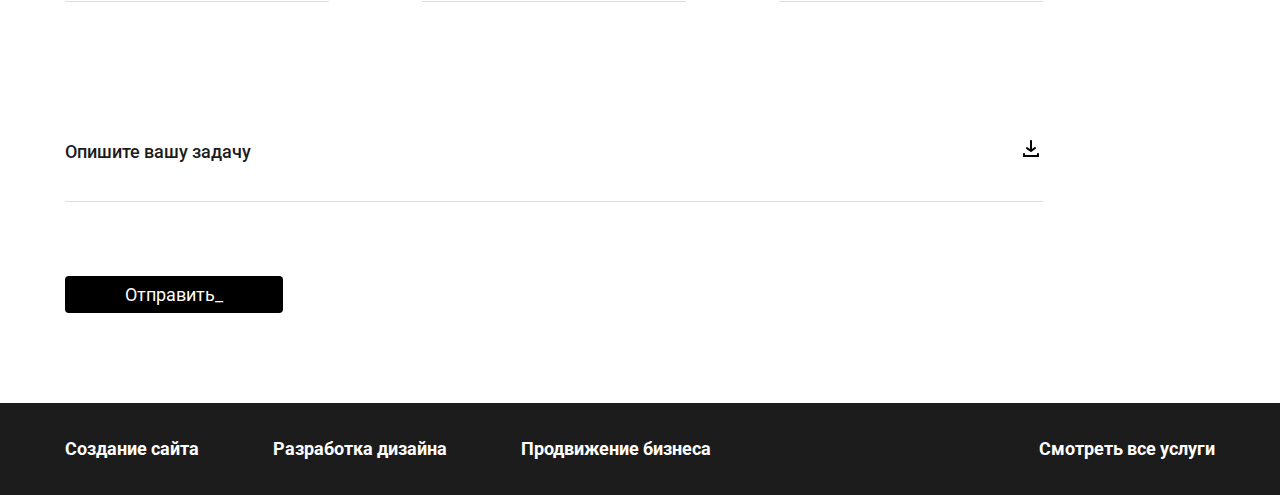
<file: ourinfo.html>
<!DOCTYPE html>
<html lang="en">

<head>
   <meta charset="UTF-8">
   <meta name="viewport" content="width=device-width, initial-scale=1.0">
   <title>О нас</title>
   <link rel="stylesheet" href="css/aos.css">
   <link rel="stylesheet" href="css/swiper-bundle.css">
   <link rel="stylesheet" href="css/swiper-bundle.min.css">
   <link rel="stylesheet" href="css/normalize.css">
   <link rel="stylesheet" href="css/style.css">
   <link rel="shortcut icon" href="images/favicon.ico">
   <link href="https://fonts.googleapis.com/css2?family=Roboto:wght@300;400;500;700&display=swap" rel="stylesheet">
</head>

<body class="creating_body promotion_body ourinfo_body">
   <header class="header hide-effect">
      <div class="container">
         <div class="header_top">
            <div class="logo"><a href="index.html"><span class="logo_bg">Color</span>ite<span
                     class="blink_el">]</span></a></div>
            <nav>
               <input type="checkbox" id="burger">
               <label for="burger" class="burger_label">
                  <div class="burger_line"></div>
                  <div class="burger_line"></div>
                  <div class="burger_line"></div>
               </label>
               <ul class="nav_list">
                  <li class="nav_list-item"><a href="services.html">Услуги</a></li>
                  <li class="nav_list-item"><a href="portfolio.html">Портфолио</a></li>
                  <li class="nav_list-item"><a href="ourinfo.html" class="active_link">О нас</a></li>
                  <li class="nav_list-item"><a href="brif.html" class="head_btn" id="coop_btn">Оставить
                        заявку<span class="blink_el">_</span></a></li>
                  <li class="nav_list-item"><a href="brif.html" class="head_btn2" id="coop_btn-mob">Связаться</a>
                  </li>
                  <li class="nav_list-item">
                     <div class="socialnet">
                        <a href="https://www.behance.net/sotovdesign" class="behancesvg" target="_blank">
                           <svg width="50" height="31" viewBox="0 0 50 31" fill="none"
                              xmlns="http://www.w3.org/2000/svg">
                              <path
                                 d="M20.5705 13.9814C21.6081 13.4678 22.3925 12.8956 22.9301 12.2774C23.8864 11.1639 24.3583 9.68754 24.3583 7.85742C24.3583 6.0765 23.8864 4.55396 22.9426 3.27749C21.3675 1.19822 18.7016 0.133978 14.9325 0.0786133H0V30.0773H13.9231C15.492 30.0773 16.9452 29.945 18.2891 29.6744C19.6329 29.4006 20.7955 28.8993 21.78 28.1672C22.6551 27.5305 23.3864 26.74 23.9677 25.808C24.8865 24.3993 25.3459 22.8029 25.3459 21.0251C25.3459 19.3026 24.9428 17.8354 24.1427 16.6297C23.3332 15.424 22.1456 14.5412 20.5705 13.9814ZM6.1599 5.28909H12.8855C14.3637 5.28909 15.5826 5.44596 16.5389 5.75662C17.6453 6.20877 18.1984 7.12844 18.1984 8.53103C18.1984 9.78905 17.7765 10.6687 16.9421 11.1639C16.1014 11.6592 15.0107 11.9083 13.673 11.9083H6.1599V5.28909ZM16.7952 24.3439C16.0514 24.6976 15.0044 24.873 13.6637 24.873H6.1599V16.8727H13.7668C15.0919 16.8819 16.1233 17.0542 16.8608 17.3771C18.1734 17.9616 18.8266 19.0319 18.8266 20.5976C18.8266 22.4431 18.1516 23.6857 16.7952 24.3439Z"
                                 fill="#1C1C1C" />
                              <path d="M45.1946 1.47778H31.9529V5.21175H45.1946V1.47778Z" fill="#1C1C1C" />
                              <path
                                 d="M49.7947 16.2143C49.5197 14.4766 48.9134 12.9479 47.9695 11.6285C46.9351 10.1337 45.6224 9.03875 44.0254 8.34673C42.4347 7.65162 40.6439 7.30407 38.65 7.30715C35.3028 7.30715 32.5838 8.3375 30.4805 10.3828C28.3835 12.4343 27.3334 15.3839 27.3334 19.2285C27.3334 23.3283 28.4928 26.2902 30.8243 28.1079C33.1464 29.9287 35.8279 30.8361 38.8719 30.8361C42.5566 30.8361 45.4224 29.7565 47.4695 27.6035C48.779 26.2441 49.5197 24.9062 49.6822 23.5929H43.5816C43.2285 24.2418 42.8191 24.7493 42.3503 25.1184C41.5002 25.795 40.3939 26.1334 39.0375 26.1334C37.7468 26.1334 36.6529 25.8535 35.7403 25.2968C34.234 24.4048 33.4464 22.8424 33.3464 20.6187H49.9947C50.0197 18.7025 49.9572 17.2293 49.7947 16.2143ZM33.4964 16.7895C33.7152 15.347 34.2465 14.2028 35.0903 13.357C35.9341 12.5143 37.128 12.0898 38.6562 12.0867C40.0657 12.0867 41.2439 12.4835 42.2034 13.2801C43.1504 14.0829 43.6848 15.2485 43.7942 16.7895H33.4964Z"
                                 fill="#1C1C1C" />
                           </svg></a>

                        <a href="https://www.instagram.com/sotovdesign" class="instsvg" target="_blank">
                           <svg width="31" height="31" version="1.1" id="Capa_1" xmlns="http://www.w3.org/2000/svg"
                              xmlns:xlink="http://www.w3.org/1999/xlink" x="0px" y="0px" viewBox="0 0 512 512"
                              style="enable-background:new 0 0 512 512;" xml:space="preserve">
                              <g>
                                 <g>
                                    <path d="M352,0H160C71.648,0,0,71.648,0,160v192c0,88.352,71.648,160,160,160h192c88.352,0,160-71.648,160-160V160
                          C512,71.648,440.352,0,352,0z M464,352c0,61.76-50.24,112-112,112H160c-61.76,0-112-50.24-112-112V160C48,98.24,98.24,48,160,48
                          h192c61.76,0,112,50.24,112,112V352z" />
                                 </g>
                              </g>
                              <g>
                                 <g>
                                    <path
                                       d="M256,128c-70.688,0-128,57.312-128,128s57.312,128,128,128s128-57.312,128-128S326.688,128,256,128z M256,336
                          c-44.096,0-80-35.904-80-80c0-44.128,35.904-80,80-80s80,35.872,80,80C336,300.096,300.096,336,256,336z" />
                                 </g>
                              </g>
                              <g>
                                 <g>
                                    <circle cx="393.6" cy="118.4" r="17.056" />
                                 </g>
                              </g>
                              <g></g>
                              <g></g>
                              <g></g>
                              <g></g>
                              <g></g>
                              <g></g>
                              <g></g>
                              <g></g>
                              <g></g>
                              <g></g>
                              <g></g>
                              <g></g>
                              <g></g>
                              <g></g>
                              <g>
                              </g>
                           </svg>
                        </a>

                        <a href="https://dribbble.com/sotovdesign" class="drsvg" target="_blank">
                           <svg width="30" height="30" viewBox="0 0 30 30" fill="none"
                              xmlns="http://www.w3.org/2000/svg">
                              <path fill-rule="evenodd" clip-rule="evenodd"
                                 d="M15 0C6.7191 0 0 6.7191 0 15C0 23.2809 6.7191 30 15 30C23.2646 30 30 23.2809 30 15C30 6.7191 23.2646 0 15 0ZM24.9078 6.91431C26.6974 9.09435 27.7712 11.8764 27.8037 14.8861C27.3807 14.8048 23.1508 13.9425 18.8883 14.4794C18.7907 14.2679 18.7093 14.0401 18.6117 13.8124C18.3514 13.1941 18.0586 12.5597 17.7657 11.9577C22.4837 10.038 24.6312 7.27224 24.9078 6.91431ZM15 2.21258C18.2538 2.21258 21.231 3.43275 23.4924 5.43384C23.2646 5.75922 21.3286 8.346 16.7733 10.0542C14.6746 6.19848 12.3482 3.0423 11.9902 2.55423C12.9501 2.32646 13.9588 2.21258 15 2.21258ZM9.5499 3.41649C9.89154 3.87201 12.1692 7.04448 14.3004 10.8189C8.31345 12.4132 3.02604 12.3807 2.45662 12.3807C3.28632 8.41107 5.97072 5.10846 9.5499 3.41649ZM2.18004 15.0163C2.18004 14.8861 2.18004 14.756 2.18004 14.6258C2.73319 14.6421 8.94795 14.7234 15.3416 12.8037C15.7158 13.5195 16.0575 14.2516 16.3829 14.9837C16.2202 15.0326 16.0412 15.0814 15.8785 15.1301C9.27333 17.2614 5.75922 23.0857 5.46639 23.5738C3.43275 21.3124 2.18004 18.3026 2.18004 15.0163ZM15 27.82C12.0391 27.82 9.30585 26.8113 7.14207 25.1193C7.36986 24.6475 9.9729 19.6367 17.1963 17.115C17.2289 17.0987 17.2451 17.0987 17.2777 17.0824C19.0835 21.7516 19.8156 25.6724 20.0108 26.795C18.4653 27.462 16.7733 27.82 15 27.82ZM22.1421 25.6237C22.0119 24.8427 21.3287 21.1009 19.6529 16.4968C23.6714 15.8623 27.1855 16.9035 27.6247 17.0499C27.0716 20.6128 25.0217 23.6876 22.1421 25.6237Z"
                                 fill="black" />
                           </svg>
                        </a>
                     </div>
                  </li>

               </ul>
            </nav>
         </div>
      </div>
   </header>


   <section class="maininfo hide-effect">
      <div class="container">
         <div class="header_main">
            <div class="header_main-inner">
               <div class="header_main-txt">
                  <h4>О нас</h4>
                  <h1>Мы делаем бренды и наши продукты сияют</h1>
                  <p>Colorite - это цифровое агентство полного цикла, в котором есть все специалисты,
                     необходимые для эффективного творческого процесса с нуля.</p>
               </div>
            </div>
         </div>
      </div>
   </section>







   <section class="services">
      <div class="container">
         <div class="services_inner">
            <div class="services_inner-item">
               <img src="images/services/1.png" height="67px" alt="service image">
               <h6>Создание сайта</h6>
               <ul>
                  <li>Разработаем сайт для вашего бизнеса</li>
                  <li> Оптимизируем для поисковиков (SEO)</li>
                  <li>Поможем с поддержкой и развитием</li>
               </ul>
            </div>

            <div class="services_inner-item">
               <img src="images/services/2.png" height="67px" alt="service image">
               <h6>Разработка дизайна</h6>
               <ul>
                  <li>Фирменный стиль</li>
                  <li>Создание бренда</li>
                  <li>Маркетинговые материалы</li>
               </ul>
            </div>

            <div class="services_inner-item">
               <img src="images/services/3.png" height="67px" alt="service image">
               <h6>Продвижение бизнеса</h6>
               <ul>
                  <li>Таргетированная реклама</li>
                  <li>Маркетинг в социальных сетях</li>
                  <li>Контекстная реклама</li>
               </ul>
            </div>
         </div>
      </div>
   </section>



   <section class="creating_list">
      <div class="container">
         <div class="our-goal">
            <h5>Наша цель</h5>
            <p>Помочь бизнесу запустить рабочий продукт,
               чтобы увеличить прибыль и узнаваемость компании.</p>
            <img src="images/services/ourinfo3D.png" alt="3D image">
         </div>
      </div>
   </section>







   <section class="info-list ">
      <div class="container">
         <div class="info-list_inner">
            <div class="info-list_inner-item">
               <span>1</span>
               <h4>Brand strategy & identity</h4>
               <p>Cоздаем визуально привлекательный
                  продукт, вызывающий эмоциональный
                  отклик у пользователей.</p>
            </div>

            <div class="info-list_inner-item">
               <span>2</span>
               <h4>Mobile site adaptation</h4>
               <p>Качественная адаптация сайта
                  под все виды устройств.</p>
            </div>

            <div class="info-list_inner-item">
               <span>3</span>
               <h4>Content production</h4>
               <p>Визуализируем контент -
                  стратегию и информационную
                  архитектуру, чтобы конвертировать
                  посетителей в покупателей.</p>
            </div>

            <div class="info-list_inner-item">
               <span>4</span>
               <h4>SMM & analytics</h4>
               <p>Повышаем вовлеченность
                  целевой аудитории с помощью
                  контент стратегии. Готовим проекты
                  к рекламе и продвижению</p>
            </div>
         </div>
      </div>
   </section>




   <div class="linesection"></div>






   <section class="brif_section  hide-effect">
      <div class="container2">
         <section class="coopandcont">

            <section class="coop" id="cooperation">

               <h5>Сотрудничество</h5>
               <h2>Заполните бриф</h2>
               <form action="https://submit-form.com/jRoW1_-U5Yr-hYow0Zu63" method="POST" id="coop_form">
                  <input type="hidden" name="_redirect" value="https://colorite.dev/thanks" />
                  <div class="worktype_inner">
                     <h5 class="h5-form">Что вам нужно</h5>

                     <div class="worktype_inner2">
                        <input type="checkbox" value="Создание сайта" name="worktype" id="create_site">
                        <label for="create_site">Создание сайта</label>

                        <input type="checkbox" value="Разработка дизайна" name="worktype" id="create_design">
                        <label for="create_design">Разработка дизайна</label>

                        <input type="checkbox" value="Продвижение бизнеса" name="worktype" id="biz">
                        <label for="biz">Продвижение бизнеса</label>

                        <input type="checkbox" value="Другое" name="worktype" id="other">
                        <label for="other">Другое</label>
                     </div>
                  </div>

                  <div class="price_inner">
                     <h5 class="h5-form">Ваш бюджет</h5>
                     <div class="price_inner2">
                        <input type="radio" name="price" value="30" id="price30k">
                        <label for="price30k">Менее 400 USD</label>

                        <input type="radio" name="price" value="50" id="price50k">
                        <label for="price50k">400 — 600 USD</label>

                        <input type="radio" name="price" value="100" id="price100k">
                        <label for="price100k">600 — 1400 USD</label>

                        <input type="radio" name="price" value="100+" id="priceover100k">
                        <label for="priceover100k">Более 1400 USD</label>
                     </div>
                  </div>

                  <div class="clients_inner">
                     <div class="name_inner">
                        <label for="client_name" class="label_up">Имя</label>
                        <input type="text" name="client_name" id="client_name">
                     </div>
                     <div class="tel_inner">
                        <label for="client_tel">Телефон</label>
                        <input type="tel" value="" name="client_tel" id="client_tel"
                           pattern="(\s*)?(\+)?([- _():=+]?\d[- _():=+]?){10,14}(\s*)?">
                     </div>
                     <div class="mail_inner">
                        <label for="client_mail">Email</label>
                        <input type="email" name="client_mail" id="client_mail" placeholder=" " required>
                        <span class="form__validation form__validation--error">Адрес e-mail не корректный </span>
                     </div>
                  </div>

                  <div class="desc_inner">
                     <div class="desc_inner-top">
                        <label for="desc_text">Опишите вашу задачу</label>


                        <div class="files-wr" data-count-files="1">
                           <div class="one-file">
                              <div class="file-item hide-btn">
                                 <span class="btn btn-del-file">x</span>
                                 <span class="file-name"></span>
                              </div>
                              <input type="file" name="desc_load" id="desc_load">
                              <label for="desc_load" class="desc_label">
                                 <svg width="24" height="24" viewBox="0 0 24 24" fill="none"
                                    xmlns="http://www.w3.org/2000/svg">
                                    <path
                                       d="M19 18H5C4.44772 18 4 18.4477 4 19C4 19.5523 4.44772 20 5 20H19C19.5523 20 20 19.5523 20 19C20 18.4477 19.5523 18 19 18Z"
                                       fill="black" />
                                    <path
                                       d="M4 17V19C4 19.5523 4.44772 20 5 20C5.55228 20 6 19.5523 6 19V17C6 16.4477 5.55228 16 5 16C4.44772 16 4 16.4477 4 17Z"
                                       fill="black" />
                                    <path
                                       d="M18 17V19C18 19.5523 18.4477 20 19 20C19.5523 20 20 19.5523 20 19V17C20 16.4477 19.5523 16 19 16C18.4477 16 18 16.4477 18 17Z"
                                       fill="black" />
                                    <path
                                       d="M12 15C11.7926 15.0016 11.59 14.9387 11.42 14.82L7.41995 12C7.20436 11.8471 7.05809 11.615 7.01312 11.3545C6.96815 11.0941 7.02813 10.8264 7.17995 10.61C7.25574 10.5019 7.35219 10.4098 7.46376 10.3391C7.57532 10.2684 7.69977 10.2206 7.82994 10.1982C7.9601 10.1759 8.09339 10.1796 8.22212 10.2091C8.35085 10.2386 8.47247 10.2933 8.57995 10.37L12 12.76L15.3999 10.2C15.6121 10.0409 15.8788 9.97255 16.1414 10.0101C16.4039 10.0476 16.6408 10.1878 16.7999 10.4C16.9591 10.6122 17.0274 10.8789 16.9899 11.1414C16.9524 11.404 16.8121 11.6409 16.5999 11.8L12.6 14.8C12.4269 14.9298 12.2163 15 12 15Z"
                                       fill="black" />
                                    <path
                                       d="M12 13C11.7348 13 11.4804 12.8946 11.2929 12.7071C11.1054 12.5196 11 12.2652 11 12V4C11 3.73478 11.1054 3.48043 11.2929 3.29289C11.4804 3.10536 11.7348 3 12 3C12.2652 3 12.5196 3.10536 12.7071 3.29289C12.8946 3.48043 13 3.73478 13 4V12C13 12.2652 12.8946 12.5196 12.7071 12.7071C12.5196 12.8946 12.2652 13 12 13Z"
                                       fill="black" />
                                 </svg>
                              </label>

                           </div>
                        </div>

                     </div>
                     <textarea name="desc_text" id="desc_text" form="coop_form"></textarea>
                  </div>

                  <button class="submit_btn">Отправить<span class="blink_el">_</span></button>
               </form>

            </section>

            <section class="contacts">
               <h5>Контакты</h5>
               <a class="our_mail" href="mailto:colorite-dev@mail.ru">colorite-dev@mail.ru</a>
               <a class="phone" href="tel:87711324449">+7 (771) 132 4449</a>

               <div class="socialnet">
                  <a href="https://www.behance.net/sotovdesign" class="behancesvg" target="_blank"><svg width="50"
                        height="31" viewBox="0 0 50 31" fill="none" xmlns="http://www.w3.org/2000/svg">
                        <path
                           d="M20.5705 13.9814C21.6081 13.4678 22.3925 12.8956 22.9301 12.2774C23.8864 11.1639 24.3583 9.68754 24.3583 7.85742C24.3583 6.0765 23.8864 4.55396 22.9426 3.27749C21.3675 1.19822 18.7016 0.133978 14.9325 0.0786133H0V30.0773H13.9231C15.492 30.0773 16.9452 29.945 18.2891 29.6744C19.6329 29.4006 20.7955 28.8993 21.78 28.1672C22.6551 27.5305 23.3864 26.74 23.9677 25.808C24.8865 24.3993 25.3459 22.8029 25.3459 21.0251C25.3459 19.3026 24.9428 17.8354 24.1427 16.6297C23.3332 15.424 22.1456 14.5412 20.5705 13.9814ZM6.1599 5.28909H12.8855C14.3637 5.28909 15.5826 5.44596 16.5389 5.75662C17.6453 6.20877 18.1984 7.12844 18.1984 8.53103C18.1984 9.78905 17.7765 10.6687 16.9421 11.1639C16.1014 11.6592 15.0107 11.9083 13.673 11.9083H6.1599V5.28909ZM16.7952 24.3439C16.0514 24.6976 15.0044 24.873 13.6637 24.873H6.1599V16.8727H13.7668C15.0919 16.8819 16.1233 17.0542 16.8608 17.3771C18.1734 17.9616 18.8266 19.0319 18.8266 20.5976C18.8266 22.4431 18.1516 23.6857 16.7952 24.3439Z"
                           fill="#1C1C1C" />
                        <path d="M45.1946 1.47778H31.9529V5.21175H45.1946V1.47778Z" fill="#1C1C1C" />
                        <path
                           d="M49.7947 16.2143C49.5197 14.4766 48.9134 12.9479 47.9695 11.6285C46.9351 10.1337 45.6224 9.03875 44.0254 8.34673C42.4347 7.65162 40.6439 7.30407 38.65 7.30715C35.3028 7.30715 32.5838 8.3375 30.4805 10.3828C28.3835 12.4343 27.3334 15.3839 27.3334 19.2285C27.3334 23.3283 28.4928 26.2902 30.8243 28.1079C33.1464 29.9287 35.8279 30.8361 38.8719 30.8361C42.5566 30.8361 45.4224 29.7565 47.4695 27.6035C48.779 26.2441 49.5197 24.9062 49.6822 23.5929H43.5816C43.2285 24.2418 42.8191 24.7493 42.3503 25.1184C41.5002 25.795 40.3939 26.1334 39.0375 26.1334C37.7468 26.1334 36.6529 25.8535 35.7403 25.2968C34.234 24.4048 33.4464 22.8424 33.3464 20.6187H49.9947C50.0197 18.7025 49.9572 17.2293 49.7947 16.2143ZM33.4964 16.7895C33.7152 15.347 34.2465 14.2028 35.0903 13.357C35.9341 12.5143 37.128 12.0898 38.6562 12.0867C40.0657 12.0867 41.2439 12.4835 42.2034 13.2801C43.1504 14.0829 43.6848 15.2485 43.7942 16.7895H33.4964Z"
                           fill="#1C1C1C" />
                     </svg></a>

                  <a href="https://www.instagram.com/sotovdesign" class="instsvg" target="_blank">
                     <svg width="31" height="31" version="1.1" id="Capa_1" xmlns="http://www.w3.org/2000/svg"
                        xmlns:xlink="http://www.w3.org/1999/xlink" x="0px" y="0px" viewBox="0 0 512 512"
                        style="enable-background:new 0 0 512 512;" xml:space="preserve">
                        <g>
                           <g>
                              <path d="M352,0H160C71.648,0,0,71.648,0,160v192c0,88.352,71.648,160,160,160h192c88.352,0,160-71.648,160-160V160
                          C512,71.648,440.352,0,352,0z M464,352c0,61.76-50.24,112-112,112H160c-61.76,0-112-50.24-112-112V160C48,98.24,98.24,48,160,48
                          h192c61.76,0,112,50.24,112,112V352z" />
                           </g>
                        </g>
                        <g>
                           <g>
                              <path
                                 d="M256,128c-70.688,0-128,57.312-128,128s57.312,128,128,128s128-57.312,128-128S326.688,128,256,128z M256,336
                          c-44.096,0-80-35.904-80-80c0-44.128,35.904-80,80-80s80,35.872,80,80C336,300.096,300.096,336,256,336z" />
                           </g>
                        </g>
                        <g>
                           <g>
                              <circle cx="393.6" cy="118.4" r="17.056" />
                           </g>
                        </g>
                        <g></g>
                        <g></g>
                        <g></g>
                        <g></g>
                        <g></g>
                        <g></g>
                        <g></g>
                        <g></g>
                        <g></g>
                        <g></g>
                        <g></g>
                        <g></g>
                        <g></g>
                        <g></g>
                        <g>
                        </g>
                     </svg>
                  </a>

                  <a href="https://dribbble.com/sotovdesign" class="drsvg" target="_blank">
                     <svg width="30" height="30" viewBox="0 0 30 30" fill="none" xmlns="http://www.w3.org/2000/svg">
                        <path fill-rule="evenodd" clip-rule="evenodd"
                           d="M15 0C6.7191 0 0 6.7191 0 15C0 23.2809 6.7191 30 15 30C23.2646 30 30 23.2809 30 15C30 6.7191 23.2646 0 15 0ZM24.9078 6.91431C26.6974 9.09435 27.7712 11.8764 27.8037 14.8861C27.3807 14.8048 23.1508 13.9425 18.8883 14.4794C18.7907 14.2679 18.7093 14.0401 18.6117 13.8124C18.3514 13.1941 18.0586 12.5597 17.7657 11.9577C22.4837 10.038 24.6312 7.27224 24.9078 6.91431ZM15 2.21258C18.2538 2.21258 21.231 3.43275 23.4924 5.43384C23.2646 5.75922 21.3286 8.346 16.7733 10.0542C14.6746 6.19848 12.3482 3.0423 11.9902 2.55423C12.9501 2.32646 13.9588 2.21258 15 2.21258ZM9.5499 3.41649C9.89154 3.87201 12.1692 7.04448 14.3004 10.8189C8.31345 12.4132 3.02604 12.3807 2.45662 12.3807C3.28632 8.41107 5.97072 5.10846 9.5499 3.41649ZM2.18004 15.0163C2.18004 14.8861 2.18004 14.756 2.18004 14.6258C2.73319 14.6421 8.94795 14.7234 15.3416 12.8037C15.7158 13.5195 16.0575 14.2516 16.3829 14.9837C16.2202 15.0326 16.0412 15.0814 15.8785 15.1301C9.27333 17.2614 5.75922 23.0857 5.46639 23.5738C3.43275 21.3124 2.18004 18.3026 2.18004 15.0163ZM15 27.82C12.0391 27.82 9.30585 26.8113 7.14207 25.1193C7.36986 24.6475 9.9729 19.6367 17.1963 17.115C17.2289 17.0987 17.2451 17.0987 17.2777 17.0824C19.0835 21.7516 19.8156 25.6724 20.0108 26.795C18.4653 27.462 16.7733 27.82 15 27.82ZM22.1421 25.6237C22.0119 24.8427 21.3287 21.1009 19.6529 16.4968C23.6714 15.8623 27.1855 16.9035 27.6247 17.0499C27.0716 20.6128 25.0217 23.6876 22.1421 25.6237Z"
                           fill="black" />
                     </svg>
                  </a>
               </div>

            </section>
         </section>
      </div>
   </section>




   <footer class="hide-effect">
      <div class="container2">
         <div class="contacts_footer">
            <h5>Контакты</h5>
            <div class="contacts_footer-items">
               <a class="our_mail" href="mailto:colorite-dev@mail.ru">colorite-dev@mail.ru</a>
               <a class="phone" href="tel:87711324449">+7 (771) 132 4449</a>

               <div class="socialnet">
                  <a href="https://www.behance.net/sotovdesign" class="behancesvg" target="_blank"><svg width="50"
                        height="31" viewBox="0 0 50 31" fill="none" xmlns="http://www.w3.org/2000/svg">
                        <path
                           d="M20.5705 13.9814C21.6081 13.4678 22.3925 12.8956 22.9301 12.2774C23.8864 11.1639 24.3583 9.68754 24.3583 7.85742C24.3583 6.0765 23.8864 4.55396 22.9426 3.27749C21.3675 1.19822 18.7016 0.133978 14.9325 0.0786133H0V30.0773H13.9231C15.492 30.0773 16.9452 29.945 18.2891 29.6744C19.6329 29.4006 20.7955 28.8993 21.78 28.1672C22.6551 27.5305 23.3864 26.74 23.9677 25.808C24.8865 24.3993 25.3459 22.8029 25.3459 21.0251C25.3459 19.3026 24.9428 17.8354 24.1427 16.6297C23.3332 15.424 22.1456 14.5412 20.5705 13.9814ZM6.1599 5.28909H12.8855C14.3637 5.28909 15.5826 5.44596 16.5389 5.75662C17.6453 6.20877 18.1984 7.12844 18.1984 8.53103C18.1984 9.78905 17.7765 10.6687 16.9421 11.1639C16.1014 11.6592 15.0107 11.9083 13.673 11.9083H6.1599V5.28909ZM16.7952 24.3439C16.0514 24.6976 15.0044 24.873 13.6637 24.873H6.1599V16.8727H13.7668C15.0919 16.8819 16.1233 17.0542 16.8608 17.3771C18.1734 17.9616 18.8266 19.0319 18.8266 20.5976C18.8266 22.4431 18.1516 23.6857 16.7952 24.3439Z"
                           fill="#1C1C1C" />
                        <path d="M45.1946 1.47778H31.9529V5.21175H45.1946V1.47778Z" fill="#1C1C1C" />
                        <path
                           d="M49.7947 16.2143C49.5197 14.4766 48.9134 12.9479 47.9695 11.6285C46.9351 10.1337 45.6224 9.03875 44.0254 8.34673C42.4347 7.65162 40.6439 7.30407 38.65 7.30715C35.3028 7.30715 32.5838 8.3375 30.4805 10.3828C28.3835 12.4343 27.3334 15.3839 27.3334 19.2285C27.3334 23.3283 28.4928 26.2902 30.8243 28.1079C33.1464 29.9287 35.8279 30.8361 38.8719 30.8361C42.5566 30.8361 45.4224 29.7565 47.4695 27.6035C48.779 26.2441 49.5197 24.9062 49.6822 23.5929H43.5816C43.2285 24.2418 42.8191 24.7493 42.3503 25.1184C41.5002 25.795 40.3939 26.1334 39.0375 26.1334C37.7468 26.1334 36.6529 25.8535 35.7403 25.2968C34.234 24.4048 33.4464 22.8424 33.3464 20.6187H49.9947C50.0197 18.7025 49.9572 17.2293 49.7947 16.2143ZM33.4964 16.7895C33.7152 15.347 34.2465 14.2028 35.0903 13.357C35.9341 12.5143 37.128 12.0898 38.6562 12.0867C40.0657 12.0867 41.2439 12.4835 42.2034 13.2801C43.1504 14.0829 43.6848 15.2485 43.7942 16.7895H33.4964Z"
                           fill="#1C1C1C" />
                     </svg></a>

                  <a href="https://www.instagram.com/sotovdesign" class="instsvg" target="_blank">
                     <svg width="31" height="31" version="1.1" id="Capa_1" xmlns="http://www.w3.org/2000/svg"
                        xmlns:xlink="http://www.w3.org/1999/xlink" x="0px" y="0px" viewBox="0 0 512 512"
                        style="enable-background:new 0 0 512 512;" xml:space="preserve">
                        <g>
                           <g>
                              <path d="M352,0H160C71.648,0,0,71.648,0,160v192c0,88.352,71.648,160,160,160h192c88.352,0,160-71.648,160-160V160
                          C512,71.648,440.352,0,352,0z M464,352c0,61.76-50.24,112-112,112H160c-61.76,0-112-50.24-112-112V160C48,98.24,98.24,48,160,48
                          h192c61.76,0,112,50.24,112,112V352z" />
                           </g>
                        </g>
                        <g>
                           <g>
                              <path
                                 d="M256,128c-70.688,0-128,57.312-128,128s57.312,128,128,128s128-57.312,128-128S326.688,128,256,128z M256,336
                          c-44.096,0-80-35.904-80-80c0-44.128,35.904-80,80-80s80,35.872,80,80C336,300.096,300.096,336,256,336z" />
                           </g>
                        </g>
                        <g>
                           <g>
                              <circle cx="393.6" cy="118.4" r="17.056" />
                           </g>
                        </g>
                        <g></g>
                        <g></g>
                        <g></g>
                        <g></g>
                        <g></g>
                        <g></g>
                        <g></g>
                        <g></g>
                        <g></g>
                        <g></g>
                        <g></g>
                        <g></g>
                        <g></g>
                        <g></g>
                        <g>
                        </g>
                     </svg>
                  </a>

                  <a href="https://dribbble.com/sotovdesign" class="drsvg" target="_blank">
                     <svg width="30" height="30" viewBox="0 0 30 30" fill="none" xmlns="http://www.w3.org/2000/svg">
                        <path fill-rule="evenodd" clip-rule="evenodd"
                           d="M15 0C6.7191 0 0 6.7191 0 15C0 23.2809 6.7191 30 15 30C23.2646 30 30 23.2809 30 15C30 6.7191 23.2646 0 15 0ZM24.9078 6.91431C26.6974 9.09435 27.7712 11.8764 27.8037 14.8861C27.3807 14.8048 23.1508 13.9425 18.8883 14.4794C18.7907 14.2679 18.7093 14.0401 18.6117 13.8124C18.3514 13.1941 18.0586 12.5597 17.7657 11.9577C22.4837 10.038 24.6312 7.27224 24.9078 6.91431ZM15 2.21258C18.2538 2.21258 21.231 3.43275 23.4924 5.43384C23.2646 5.75922 21.3286 8.346 16.7733 10.0542C14.6746 6.19848 12.3482 3.0423 11.9902 2.55423C12.9501 2.32646 13.9588 2.21258 15 2.21258ZM9.5499 3.41649C9.89154 3.87201 12.1692 7.04448 14.3004 10.8189C8.31345 12.4132 3.02604 12.3807 2.45662 12.3807C3.28632 8.41107 5.97072 5.10846 9.5499 3.41649ZM2.18004 15.0163C2.18004 14.8861 2.18004 14.756 2.18004 14.6258C2.73319 14.6421 8.94795 14.7234 15.3416 12.8037C15.7158 13.5195 16.0575 14.2516 16.3829 14.9837C16.2202 15.0326 16.0412 15.0814 15.8785 15.1301C9.27333 17.2614 5.75922 23.0857 5.46639 23.5738C3.43275 21.3124 2.18004 18.3026 2.18004 15.0163ZM15 27.82C12.0391 27.82 9.30585 26.8113 7.14207 25.1193C7.36986 24.6475 9.9729 19.6367 17.1963 17.115C17.2289 17.0987 17.2451 17.0987 17.2777 17.0824C19.0835 21.7516 19.8156 25.6724 20.0108 26.795C18.4653 27.462 16.7733 27.82 15 27.82ZM22.1421 25.6237C22.0119 24.8427 21.3287 21.1009 19.6529 16.4968C23.6714 15.8623 27.1855 16.9035 27.6247 17.0499C27.0716 20.6128 25.0217 23.6876 22.1421 25.6237Z"
                           fill="black" />
                     </svg>
                  </a>
               </div>
            </div>

         </div>
         <div class="footer_inner">
            <div class="footer_left">
               <a href="creating.html">Создание сайта</a>
               <a href="design.html">Разработка дизайна</a>
               <a href="promotion.html">Продвижение бизнеса</a>
            </div>
            <div class="footer_right">
               <a href="services.html">Смотреть все услуги</a>
            </div>
         </div>
      </div>
   </footer>


   <script src="js/aos.js"></script>
   <script src="js/jquery-3.5.1.min.js"></script>
   <script src="js/swiper-bundle.min.js"></script>
   <script src="js/masonry.pkgd.min.js"></script>
   <script src="js/jquery.mask.js"></script>
   <script src="js/main.js"></script>
   <script>
      AOS.init();
   </script>

</body>

</html>
</file>
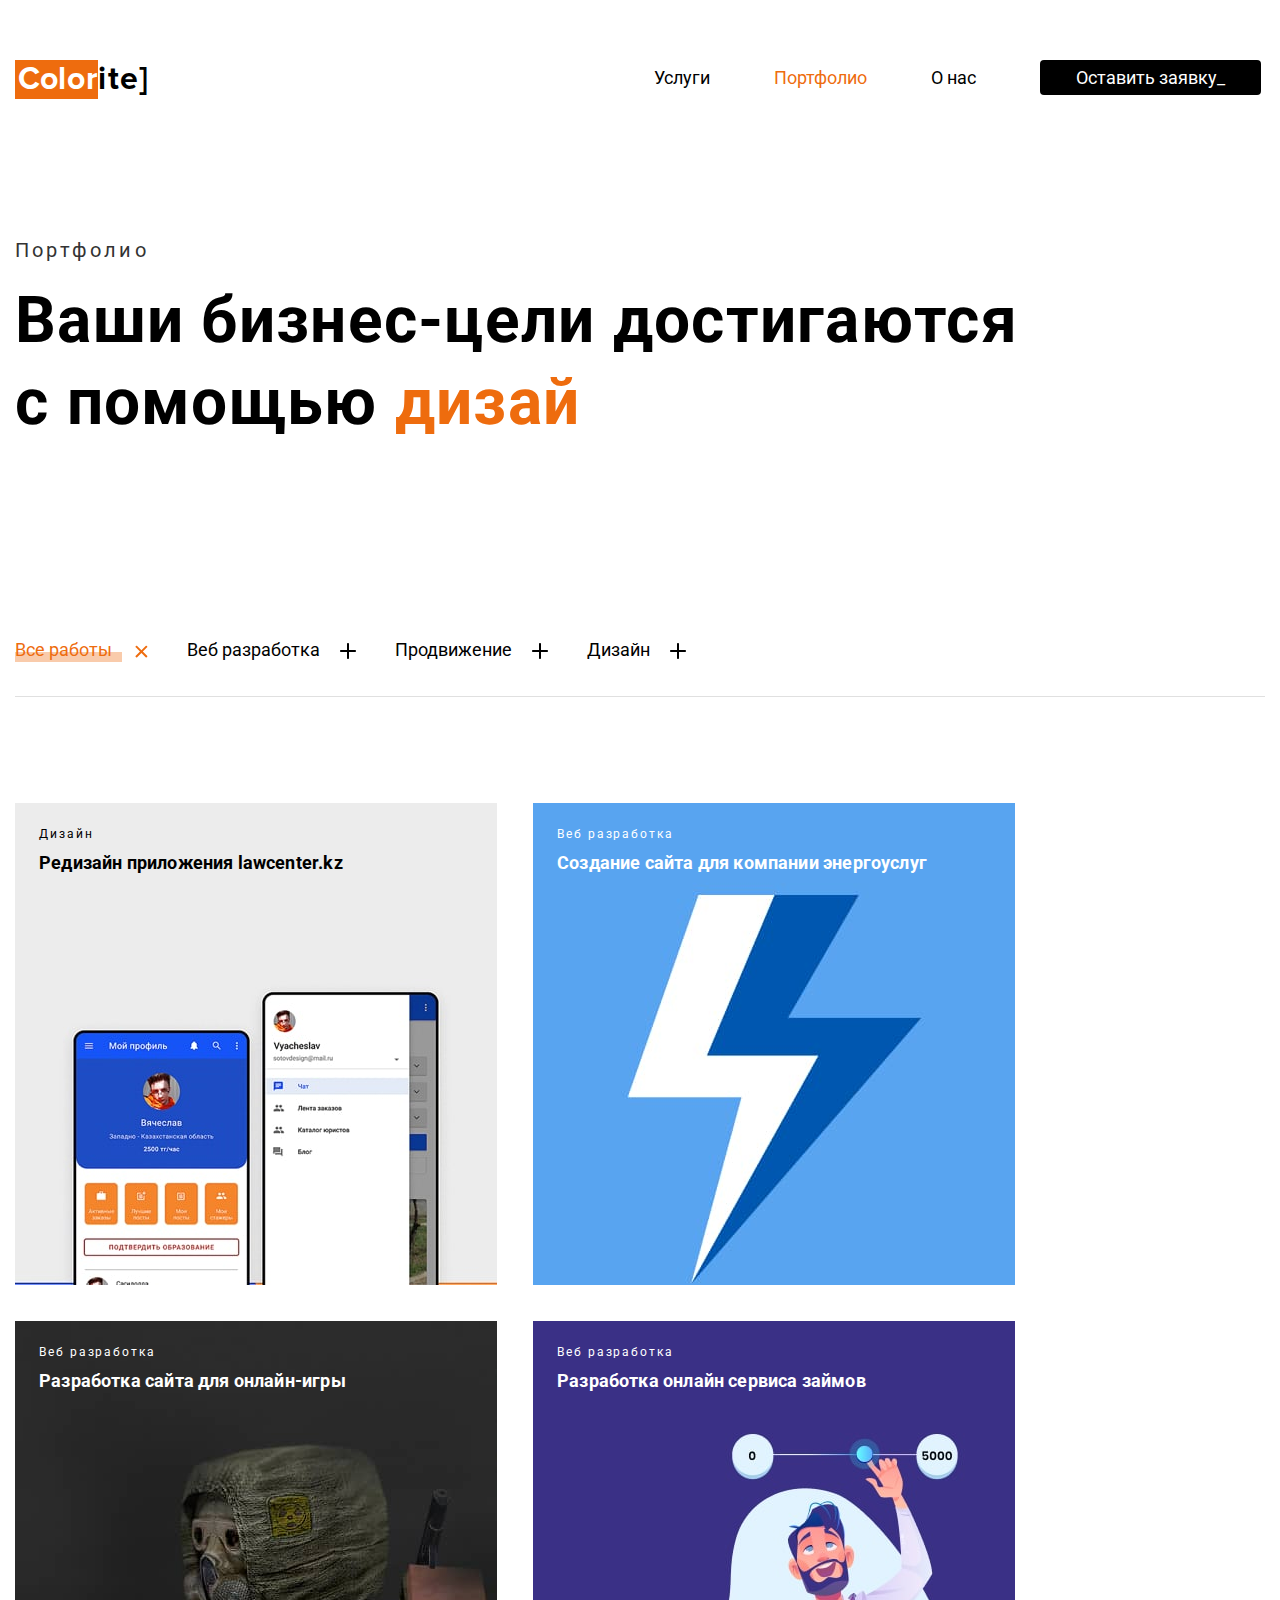
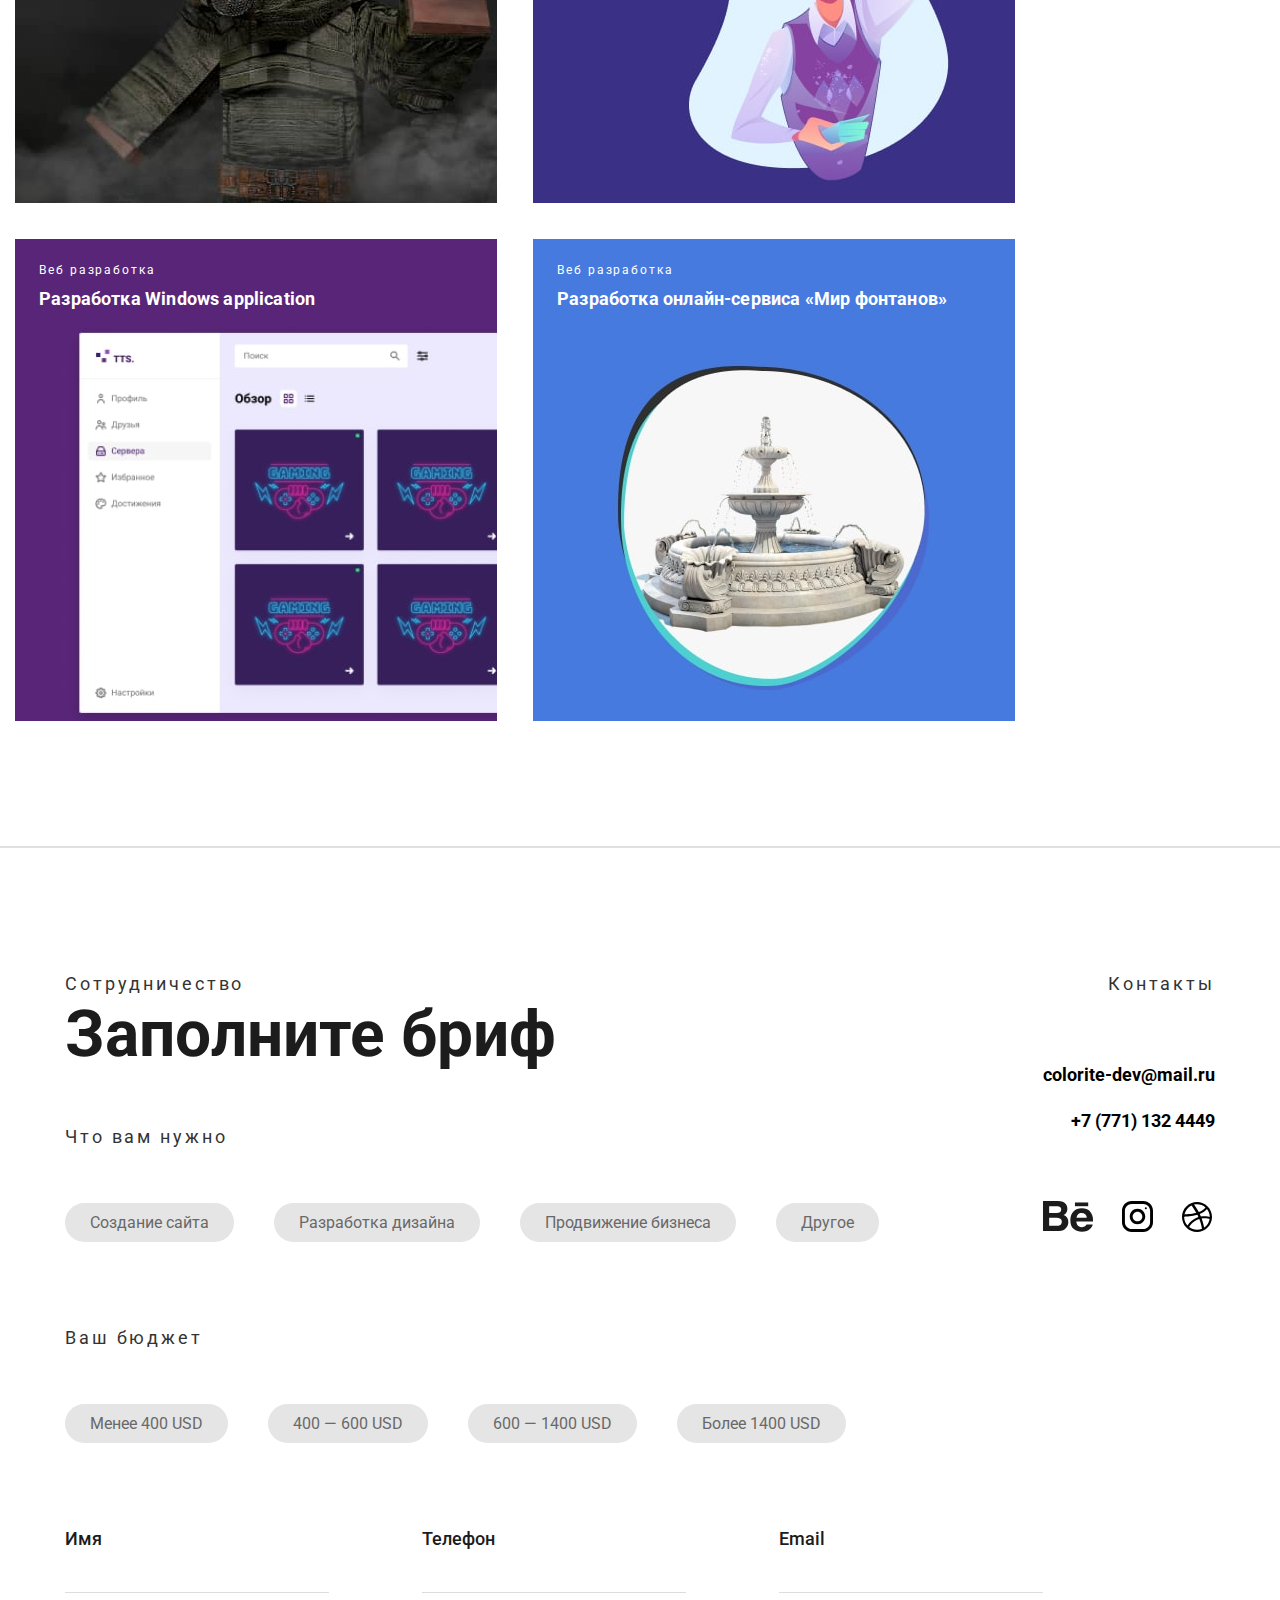
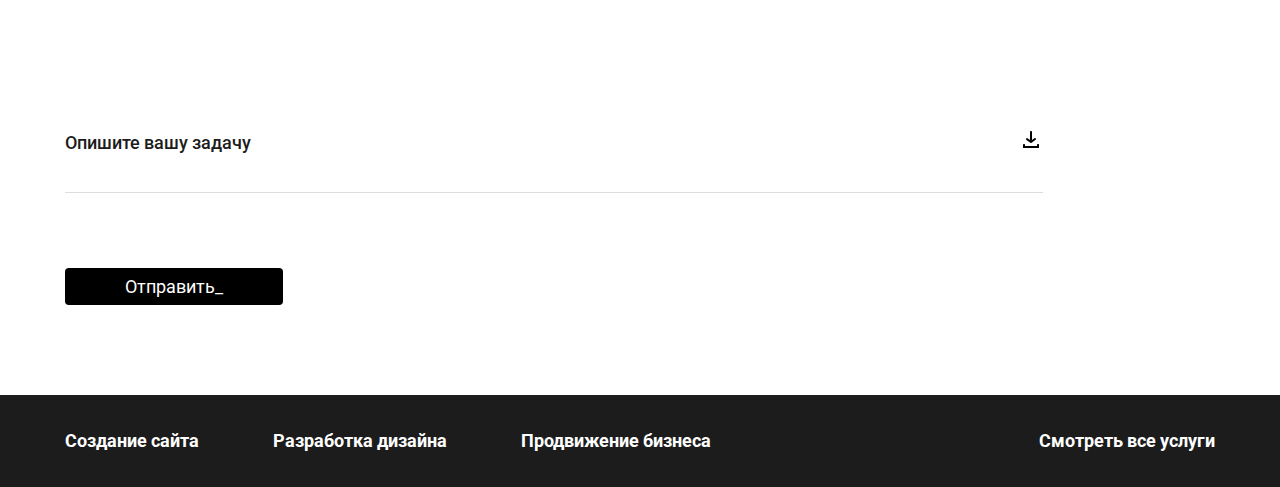
<file: portfolio.html>
<!DOCTYPE html>
<html lang="en">

<head>
   <meta charset="UTF-8">
   <meta name="viewport" content="width=device-width, initial-scale=1.0">
   <title>Портфолио</title>
   <link rel="stylesheet" href="css/aos.css">
   <link rel="stylesheet" href="css/swiper-bundle.css">
   <link rel="stylesheet" href="css/swiper-bundle.min.css">
   <link rel="stylesheet" href="css/normalize.css">
   <link rel="stylesheet" href="css/style.css">
   <link rel="shortcut icon" href="images/favicon.ico">
   <link href="https://fonts.googleapis.com/css2?family=Roboto:wght@300;400;500;700&display=swap" rel="stylesheet">
</head>

<body class="portfolio_body">
   <header class="hide-effect">
      <div class="container">
         <div class="header_top">
            <div class="logo"><a href="index.html"><span class="logo_bg">Color</span>ite<span
                     class="blink_el">]</span></a></div>
            <nav>
               <input type="checkbox" id="burger">
               <label for="burger" class="burger_label">
                  <div class="burger_line"></div>
                  <div class="burger_line"></div>
                  <div class="burger_line"></div>
               </label>
               <ul class="nav_list">
                  <li class="nav_list-item"><a href="services.html">Услуги</a></li>
                  <li class="nav_list-item"><a class="active_link" href="portfolio.html">Портфолио</a></li>
                  <li class="nav_list-item"><a href="ourinfo.html">О нас</a></li>
                  <li class="nav_list-item"><a href="brif.html" class="head_btn" id="coop_btn">Оставить
                        заявку<span class="blink_el">_</span></a></li>
                  <li class="nav_list-item"><a href="brif.html" class="head_btn2" id="coop_btn-mob">Связаться</a>
                  </li>
                  <li class="nav_list-item">
                     <div class="socialnet">
                        <a href="https://www.behance.net/sotovdesign" class="behancesvg" target="_blank">
                           <svg width="50" height="31" viewBox="0 0 50 31" fill="none"
                              xmlns="http://www.w3.org/2000/svg">
                              <path
                                 d="M20.5705 13.9814C21.6081 13.4678 22.3925 12.8956 22.9301 12.2774C23.8864 11.1639 24.3583 9.68754 24.3583 7.85742C24.3583 6.0765 23.8864 4.55396 22.9426 3.27749C21.3675 1.19822 18.7016 0.133978 14.9325 0.0786133H0V30.0773H13.9231C15.492 30.0773 16.9452 29.945 18.2891 29.6744C19.6329 29.4006 20.7955 28.8993 21.78 28.1672C22.6551 27.5305 23.3864 26.74 23.9677 25.808C24.8865 24.3993 25.3459 22.8029 25.3459 21.0251C25.3459 19.3026 24.9428 17.8354 24.1427 16.6297C23.3332 15.424 22.1456 14.5412 20.5705 13.9814ZM6.1599 5.28909H12.8855C14.3637 5.28909 15.5826 5.44596 16.5389 5.75662C17.6453 6.20877 18.1984 7.12844 18.1984 8.53103C18.1984 9.78905 17.7765 10.6687 16.9421 11.1639C16.1014 11.6592 15.0107 11.9083 13.673 11.9083H6.1599V5.28909ZM16.7952 24.3439C16.0514 24.6976 15.0044 24.873 13.6637 24.873H6.1599V16.8727H13.7668C15.0919 16.8819 16.1233 17.0542 16.8608 17.3771C18.1734 17.9616 18.8266 19.0319 18.8266 20.5976C18.8266 22.4431 18.1516 23.6857 16.7952 24.3439Z"
                                 fill="#1C1C1C" />
                              <path d="M45.1946 1.47778H31.9529V5.21175H45.1946V1.47778Z" fill="#1C1C1C" />
                              <path
                                 d="M49.7947 16.2143C49.5197 14.4766 48.9134 12.9479 47.9695 11.6285C46.9351 10.1337 45.6224 9.03875 44.0254 8.34673C42.4347 7.65162 40.6439 7.30407 38.65 7.30715C35.3028 7.30715 32.5838 8.3375 30.4805 10.3828C28.3835 12.4343 27.3334 15.3839 27.3334 19.2285C27.3334 23.3283 28.4928 26.2902 30.8243 28.1079C33.1464 29.9287 35.8279 30.8361 38.8719 30.8361C42.5566 30.8361 45.4224 29.7565 47.4695 27.6035C48.779 26.2441 49.5197 24.9062 49.6822 23.5929H43.5816C43.2285 24.2418 42.8191 24.7493 42.3503 25.1184C41.5002 25.795 40.3939 26.1334 39.0375 26.1334C37.7468 26.1334 36.6529 25.8535 35.7403 25.2968C34.234 24.4048 33.4464 22.8424 33.3464 20.6187H49.9947C50.0197 18.7025 49.9572 17.2293 49.7947 16.2143ZM33.4964 16.7895C33.7152 15.347 34.2465 14.2028 35.0903 13.357C35.9341 12.5143 37.128 12.0898 38.6562 12.0867C40.0657 12.0867 41.2439 12.4835 42.2034 13.2801C43.1504 14.0829 43.6848 15.2485 43.7942 16.7895H33.4964Z"
                                 fill="#1C1C1C" />
                           </svg></a>

                        <a href="https://www.instagram.com/sotovdesign" class="instsvg" target="_blank">
                           <svg width="31" height="31" version="1.1" id="Capa_1" xmlns="http://www.w3.org/2000/svg"
                              xmlns:xlink="http://www.w3.org/1999/xlink" x="0px" y="0px" viewBox="0 0 512 512"
                              style="enable-background:new 0 0 512 512;" xml:space="preserve">
                              <g>
                                 <g>
                                    <path d="M352,0H160C71.648,0,0,71.648,0,160v192c0,88.352,71.648,160,160,160h192c88.352,0,160-71.648,160-160V160
                          C512,71.648,440.352,0,352,0z M464,352c0,61.76-50.24,112-112,112H160c-61.76,0-112-50.24-112-112V160C48,98.24,98.24,48,160,48
                          h192c61.76,0,112,50.24,112,112V352z" />
                                 </g>
                              </g>
                              <g>
                                 <g>
                                    <path
                                       d="M256,128c-70.688,0-128,57.312-128,128s57.312,128,128,128s128-57.312,128-128S326.688,128,256,128z M256,336
                          c-44.096,0-80-35.904-80-80c0-44.128,35.904-80,80-80s80,35.872,80,80C336,300.096,300.096,336,256,336z" />
                                 </g>
                              </g>
                              <g>
                                 <g>
                                    <circle cx="393.6" cy="118.4" r="17.056" />
                                 </g>
                              </g>
                              <g></g>
                              <g></g>
                              <g></g>
                              <g></g>
                              <g></g>
                              <g></g>
                              <g></g>
                              <g></g>
                              <g></g>
                              <g></g>
                              <g></g>
                              <g></g>
                              <g></g>
                              <g></g>
                              <g>
                              </g>
                           </svg>
                        </a>

                        <a href="https://dribbble.com/sotovdesign" class="drsvg" target="_blank">
                           <svg width="30" height="30" viewBox="0 0 30 30" fill="none"
                              xmlns="http://www.w3.org/2000/svg">
                              <path fill-rule="evenodd" clip-rule="evenodd"
                                 d="M15 0C6.7191 0 0 6.7191 0 15C0 23.2809 6.7191 30 15 30C23.2646 30 30 23.2809 30 15C30 6.7191 23.2646 0 15 0ZM24.9078 6.91431C26.6974 9.09435 27.7712 11.8764 27.8037 14.8861C27.3807 14.8048 23.1508 13.9425 18.8883 14.4794C18.7907 14.2679 18.7093 14.0401 18.6117 13.8124C18.3514 13.1941 18.0586 12.5597 17.7657 11.9577C22.4837 10.038 24.6312 7.27224 24.9078 6.91431ZM15 2.21258C18.2538 2.21258 21.231 3.43275 23.4924 5.43384C23.2646 5.75922 21.3286 8.346 16.7733 10.0542C14.6746 6.19848 12.3482 3.0423 11.9902 2.55423C12.9501 2.32646 13.9588 2.21258 15 2.21258ZM9.5499 3.41649C9.89154 3.87201 12.1692 7.04448 14.3004 10.8189C8.31345 12.4132 3.02604 12.3807 2.45662 12.3807C3.28632 8.41107 5.97072 5.10846 9.5499 3.41649ZM2.18004 15.0163C2.18004 14.8861 2.18004 14.756 2.18004 14.6258C2.73319 14.6421 8.94795 14.7234 15.3416 12.8037C15.7158 13.5195 16.0575 14.2516 16.3829 14.9837C16.2202 15.0326 16.0412 15.0814 15.8785 15.1301C9.27333 17.2614 5.75922 23.0857 5.46639 23.5738C3.43275 21.3124 2.18004 18.3026 2.18004 15.0163ZM15 27.82C12.0391 27.82 9.30585 26.8113 7.14207 25.1193C7.36986 24.6475 9.9729 19.6367 17.1963 17.115C17.2289 17.0987 17.2451 17.0987 17.2777 17.0824C19.0835 21.7516 19.8156 25.6724 20.0108 26.795C18.4653 27.462 16.7733 27.82 15 27.82ZM22.1421 25.6237C22.0119 24.8427 21.3287 21.1009 19.6529 16.4968C23.6714 15.8623 27.1855 16.9035 27.6247 17.0499C27.0716 20.6128 25.0217 23.6876 22.1421 25.6237Z"
                                 fill="black" />
                           </svg>
                        </a>
                     </div>
                  </li>

               </ul>
            </nav>
         </div>
      </div>
   </header>


   <section class="maininfo hide-effect">
      <div class="container">
         <div class="header_main">
            <div class="header_main-inner">
               <div class="header_main-txt">
                  <h4>Портфолио</h4>
                  <h1>Ваши бизнес-цели достигаются
                     с помощью <span class="typewrite" data-period="2000"
                        data-type='[ "дизайна_", "конверсии_", "маркетинга_", "кода_"]'>
                        <span class="wrap"></span></h1>
               </div>

            </div>
         </div>
      </div>
   </section>










   <section class="tab_portfolio modalyak">
      <div class="container">
         <div class="tab-content">
            <div class="tab-content_labels-inner hide-effect">
            <input type="radio" name="tab-content_radio" id="all-portfolio_btn" checked>
            <label for="all-portfolio_btn">Все работы
               <div class="plusportf">
                  <svg width="16" height="16" viewBox="0 0 16 16" fill="none" xmlns="http://www.w3.org/2000/svg">
                     <path
                        d="M15 7H9V1C9 0.734784 8.89464 0.48043 8.70711 0.292893C8.51957 0.105357 8.26522 0 8 0C7.73478 0 7.48043 0.105357 7.29289 0.292893C7.10536 0.48043 7 0.734784 7 1V7H1C0.734784 7 0.48043 7.10536 0.292893 7.29289C0.105357 7.48043 0 7.73478 0 8C0 8.26522 0.105357 8.51957 0.292893 8.70711C0.48043 8.89464 0.734784 9 1 9H7V15C7 15.2652 7.10536 15.5196 7.29289 15.7071C7.48043 15.8946 7.73478 16 8 16C8.26522 16 8.51957 15.8946 8.70711 15.7071C8.89464 15.5196 9 15.2652 9 15V9H15C15.2652 9 15.5196 8.89464 15.7071 8.70711C15.8946 8.51957 16 8.26522 16 8C16 7.73478 15.8946 7.48043 15.7071 7.29289C15.5196 7.10536 15.2652 7 15 7Z"
                        fill="black" />
                  </svg>
               </div>

            </label>

            <input type="radio" name="tab-content_radio" id="web-portfolio_btn">
            <label for="web-portfolio_btn">Веб разработка
               <div class="plusportf">
                  <svg width="16" height="16" viewBox="0 0 16 16" fill="none" xmlns="http://www.w3.org/2000/svg">
                     <path
                        d="M15 7H9V1C9 0.734784 8.89464 0.48043 8.70711 0.292893C8.51957 0.105357 8.26522 0 8 0C7.73478 0 7.48043 0.105357 7.29289 0.292893C7.10536 0.48043 7 0.734784 7 1V7H1C0.734784 7 0.48043 7.10536 0.292893 7.29289C0.105357 7.48043 0 7.73478 0 8C0 8.26522 0.105357 8.51957 0.292893 8.70711C0.48043 8.89464 0.734784 9 1 9H7V15C7 15.2652 7.10536 15.5196 7.29289 15.7071C7.48043 15.8946 7.73478 16 8 16C8.26522 16 8.51957 15.8946 8.70711 15.7071C8.89464 15.5196 9 15.2652 9 15V9H15C15.2652 9 15.5196 8.89464 15.7071 8.70711C15.8946 8.51957 16 8.26522 16 8C16 7.73478 15.8946 7.48043 15.7071 7.29289C15.5196 7.10536 15.2652 7 15 7Z"
                        fill="black" />
                  </svg>
               </div>
            </label>

            <input type="radio" name="tab-content_radio" id="prom-portfolio_btn">
            <label for="prom-portfolio_btn">Продвижение
               <div class="plusportf">
                  <svg width="16" height="16" viewBox="0 0 16 16" fill="none" xmlns="http://www.w3.org/2000/svg">
                     <path
                        d="M15 7H9V1C9 0.734784 8.89464 0.48043 8.70711 0.292893C8.51957 0.105357 8.26522 0 8 0C7.73478 0 7.48043 0.105357 7.29289 0.292893C7.10536 0.48043 7 0.734784 7 1V7H1C0.734784 7 0.48043 7.10536 0.292893 7.29289C0.105357 7.48043 0 7.73478 0 8C0 8.26522 0.105357 8.51957 0.292893 8.70711C0.48043 8.89464 0.734784 9 1 9H7V15C7 15.2652 7.10536 15.5196 7.29289 15.7071C7.48043 15.8946 7.73478 16 8 16C8.26522 16 8.51957 15.8946 8.70711 15.7071C8.89464 15.5196 9 15.2652 9 15V9H15C15.2652 9 15.5196 8.89464 15.7071 8.70711C15.8946 8.51957 16 8.26522 16 8C16 7.73478 15.8946 7.48043 15.7071 7.29289C15.5196 7.10536 15.2652 7 15 7Z"
                        fill="black" />
                  </svg>
               </div>
            </label>

            <input type="radio" name="tab-content_radio" id="design-portfolio_btn">
            <label for="design-portfolio_btn">Дизайн
               <div class="plusportf">
                  <svg width="16" height="16" viewBox="0 0 16 16" fill="none" xmlns="http://www.w3.org/2000/svg">
                     <path
                        d="M15 7H9V1C9 0.734784 8.89464 0.48043 8.70711 0.292893C8.51957 0.105357 8.26522 0 8 0C7.73478 0 7.48043 0.105357 7.29289 0.292893C7.10536 0.48043 7 0.734784 7 1V7H1C0.734784 7 0.48043 7.10536 0.292893 7.29289C0.105357 7.48043 0 7.73478 0 8C0 8.26522 0.105357 8.51957 0.292893 8.70711C0.48043 8.89464 0.734784 9 1 9H7V15C7 15.2652 7.10536 15.5196 7.29289 15.7071C7.48043 15.8946 7.73478 16 8 16C8.26522 16 8.51957 15.8946 8.70711 15.7071C8.89464 15.5196 9 15.2652 9 15V9H15C15.2652 9 15.5196 8.89464 15.7071 8.70711C15.8946 8.51957 16 8.26522 16 8C16 7.73478 15.8946 7.48043 15.7071 7.29289C15.5196 7.10536 15.2652 7 15 7Z"
                        fill="black" />
                  </svg>
               </div>
            </label>



         </div>
            <div class="tab-content_inner" id="portfolio_id">
               <div class="grid-sizer"></div>
               <div class="gutter-sizer"></div>
               <div class="bg-overlay"></div>



               <div class="tab-content_inner-item design-portfolio lawcen">
                  <img src="images/portfolio/1.jpg" alt="Our projects">
                  <h4  class="blk-color">Дизайн</h4>
                  <p class="blk-color">Редизайн приложения lawcenter.kz</p>
                  <time>2020</time>
               </div>
               <div class="modal modal-lawcen">
                  <div class="modal-bg_line"></div>
                  <div class="modal_inner">
                     <h6>Lawcenter</h6>
                     <p>Редизайн приложения юридических услуг</p>

                     <div class="modal-grid">
                        <p class="modal-caption">Сфера</p>
                        <p class="modal-caption modal-caption-serv">Услуга</p>
                        <p class="modal-desc">Юриспруденция</p>
                        <p class="modal-desc">Дизайн</p>
                        <img src="images/modal/law1.jpg" class="modal-img1" alt="Image Example">
                        <p class="modal-caption">О компании</p>
                        <p class="modal-desc">Первая сеть юридических услуг в Казахстане. Компания занимается
                           цифровизацией юрисприденции и возможностью оказания
                           юридических услуг через мобильное приложение.
                        </p>
                        <p class="modal-caption modal-mt">Задача</p>
                        <p class="modal-desc modal-mt">Создание максимально удобного поиска юриста, сведение
                           финансовых и временных затрат к минимуму, а также
                           обеспечить комфортные условия для ведения сделки.
                        </p>
                        <img src="images/modal/law2.jpg" class="modal-img1" alt="Image Example">
                        <p class="modal-caption">Выполненные
                           работы</p>
                        <p class="modal-desc modal-desc2">Проведен полный аудит дизайна и составление карты
                           пользователя. Были затронуты аспекты UX
                           составляющей проекта и UI. Цель по достижению простоты в использовании выполнена успешно.
                           Создана четкая структура и иерархия платформы, до нас приложение являлось лишь прототипом.
                           Наши работы помогли достигнуть повышения трафика пользователей и достижение комфорта при
                           использовании данного сервиса</p>
                        <img src="images/modal/law3.jpg" class="modal-img1" alt="Image Example">
                     </div>

                     <div class="likeit">
                        <h6>Понравился кейс?</h6>
                        <a href="brif.html" class="head_btn" id="coop_btn">Оставить
                           заявку<span class="blink_el">_</span></a>
                        <a href="" class="visit-site">Посетить сайт</a>

                     </div>

                     <div class="close">
                        <button class="close_inner">
                           <svg width="25" height="24" viewBox="0 0 25 24" fill="none"
                              xmlns="http://www.w3.org/2000/svg">
                              <path
                                 d="M23.6764 20.3915L15.2996 12.0147L23.6764 3.63782C24.0467 3.26754 24.2547 2.76534 24.2547 2.24168C24.2547 1.71803 24.0467 1.21582 23.6764 0.845545C23.3062 0.475266 22.8039 0.267246 22.2803 0.267246C21.7566 0.267246 21.2544 0.475266 20.8842 0.845545L12.5073 9.22238L4.13049 0.845545C3.76021 0.475266 3.25801 0.267246 2.73436 0.267246C2.2107 0.267246 1.7085 0.475266 1.33822 0.845545C0.967938 1.21582 0.759917 1.71803 0.759918 2.24168C0.759918 2.76534 0.967938 3.26754 1.33822 3.63782L9.71505 12.0147L1.33822 20.3915C0.967938 20.7618 0.759916 21.264 0.759917 21.7876C0.759917 22.3113 0.967937 22.8135 1.33822 23.1838C1.7085 23.554 2.2107 23.7621 2.73435 23.7621C3.25801 23.7621 3.76021 23.554 4.13049 23.1838L12.5073 14.8069L20.8842 23.1838C21.2544 23.554 21.7566 23.7621 22.2803 23.7621C22.8039 23.7621 23.3062 23.554 23.6764 23.1838C24.0467 22.8135 24.2547 22.3113 24.2547 21.7876C24.2547 21.264 24.0467 20.7618 23.6764 20.3915Z"
                                 fill="black" />
                           </svg>
                        </button>
                     </div>
                  </div>

               </div>







               <div class="tab-content_inner-item web-portfolio rmpwr">
                  <img src="images/portfolio/2.jpg" alt="Our projects">
                  <h4>Веб разработка</h4>
                  <p>Создание сайта для компании энергоуслуг</p>
                  <time>2020</time>
               </div>
               <div class="modal modal-rmpwr">
                  <div class="modal-bg_line"></div>
                  <div class="modal_inner">
                     <h6>RM Power</h6>
                     <p>Дизайн сайта совместно с web design kz</p>

                     <div class="modal-grid">
                        <p class="modal-caption">Сфера</p>
                        <p class="modal-caption modal-caption-serv">Услуга</p>
                        <p class="modal-desc">Энергоснабжение</p>
                        <p class="modal-desc">Создание сайта</p>
                        <img src="images/modal/rm1.jpg" class="modal-img1" alt="Image Example">
                        <p class="modal-caption">О компании</p>
                        <p class="modal-desc">Компания, успешно работающая на рынке энергоуслуг Казахстана.
                           В 2020 году компания  ТОО «RM Power»
                          аккредитована на проведение энергоаудита. Предоставляет полный спектр услуг позволяющий сэкономить
                          время, деньги и энергоресурсы. 
                        </p>
                        <p class="modal-caption modal-mt">Задача</p>
                        <p class="modal-desc modal-mt">Создание многостраничного сайта с целью конвертирования пользователя в потенциального клиента.
                           Разработать продающий лендинг рассказывающий о деятельности компании и побуждающий к совершению
                           действия покупки услуг.
                        </p>
                        <img src="images/modal/rm2.jpg" class="modal-img1" alt="Image Example">
                        <p class="modal-caption">Выполненные
                           работы</p>
                        <p class="modal-desc modal-desc2">Сайт RM Power отлично адаптивен и с компьютера, и с мобильного телефона. За основу концепции дизайна
                           была взята воздушность и минималистичность. Разработали многостраничник с интуитивно понятным
                           интерфейсом. Оптимизировали внутренние работы сайта для скорости загрузки. </p>
                        <img src="images/modal/rm3.jpg" class="modal-img1" alt="Image Example">
                     </div>

                     <div class="likeit">
                        <h6>Понравился кейс?</h6>
                        <a href="brif.html" class="head_btn" id="coop_btn">Оставить
                           заявку<span class="blink_el">_</span></a>
                        <a href="" class="visit-site">Посетить сайт</a>

                     </div>
                     <div class="close">
                        <div class="close_inner">
                           <svg width="25" height="24" viewBox="0 0 25 24" fill="none"
                              xmlns="http://www.w3.org/2000/svg">
                              <path
                                 d="M23.6764 20.3915L15.2996 12.0147L23.6764 3.63782C24.0467 3.26754 24.2547 2.76534 24.2547 2.24168C24.2547 1.71803 24.0467 1.21582 23.6764 0.845545C23.3062 0.475266 22.8039 0.267246 22.2803 0.267246C21.7566 0.267246 21.2544 0.475266 20.8842 0.845545L12.5073 9.22238L4.13049 0.845545C3.76021 0.475266 3.25801 0.267246 2.73436 0.267246C2.2107 0.267246 1.7085 0.475266 1.33822 0.845545C0.967938 1.21582 0.759917 1.71803 0.759918 2.24168C0.759918 2.76534 0.967938 3.26754 1.33822 3.63782L9.71505 12.0147L1.33822 20.3915C0.967938 20.7618 0.759916 21.264 0.759917 21.7876C0.759917 22.3113 0.967937 22.8135 1.33822 23.1838C1.7085 23.554 2.2107 23.7621 2.73435 23.7621C3.25801 23.7621 3.76021 23.554 4.13049 23.1838L12.5073 14.8069L20.8842 23.1838C21.2544 23.554 21.7566 23.7621 22.2803 23.7621C22.8039 23.7621 23.3062 23.554 23.6764 23.1838C24.0467 22.8135 24.2547 22.3113 24.2547 21.7876C24.2547 21.264 24.0467 20.7618 23.6764 20.3915Z"
                                 fill="black" />
                           </svg>
                        </div>
                     </div>
                  </div>

               </div>





               <div class="tab-content_inner-item web-portfolio prom-portfolio design-portfolio fgmgame">
                  <img src="images/portfolio/3.jpg" alt="Our projects">
                  <h4>Веб разработка</h4>
                  <p>Разработка сайта для онлайн-игры</p>
                  <time>2020</time>
               </div>
               <div class="modal modal-fgmgame">
                  <div class="modal-bg_line"></div>
                  <div class="modal_inner">
                     <h6>FGM</h6>
                     <p>Разработка сайта для онлайн игры fgm stalker</p>

                     <div class="modal-grid">
                        <p class="modal-caption">Сфера</p>
                        <p class="modal-caption modal-caption-serv">Услуга</p>
                        <p class="modal-desc">Компьютерные игры</p>
                        <p class="modal-desc">Создание сайта</p>
                        <img src="images/modal/FGM1.jpg" class="modal-img1" alt="Image Example">
                        <p class="modal-caption">О компании</p>
                        <p class="modal-desc">FGM STALKER современный онлайн шутер с элементами RPG, созданный по небезызвестной вселенной
                           игры S.T.A.L.K.E.R. Существуют на рынке с 2015 года.
                        </p>
                        <p class="modal-caption modal-mt">Задача</p>
                        <p class="modal-desc modal-mt">Создать игровой сайт, который понравится целевой аудитории проекта и побудит совершить онлайн покупку
                           доступа к игре. Стилистика должна быть выполнена в игровой тематике с элементами графики.
                           Также разработать воронку продаж для повышения количества покупок доступа.
                        </p>
                        <img src="images/modal/FGM2.jpg" class="modal-img1" alt="Image Example">
                        <p class="modal-caption">Выполненные
                           работы</p>
                        <p class="modal-desc modal-desc2">Разработали моушн тизер для премьеры игры. Создали 3D модель персонажа. Грамотно интегрировали
                           воронку продаж благодаря которой сумели повысить продажи игры. Занялись SEO и помогли настроить
                           контекстную рекламу по ключевым запросам.</p>
                                             </div>

                     <div class="likeit">
                        <h6>Понравился кейс?</h6>
                        <a href="brif.html" class="head_btn" id="coop_btn">Оставить
                           заявку<span class="blink_el">_</span></a>
                        <a href="" class="visit-site">Посетить сайт</a>

                     </div>

                     <div class="close">
                        <div class="close_inner">
                           <svg width="25" height="24" viewBox="0 0 25 24" fill="none"
                              xmlns="http://www.w3.org/2000/svg">
                              <path
                                 d="M23.6764 20.3915L15.2996 12.0147L23.6764 3.63782C24.0467 3.26754 24.2547 2.76534 24.2547 2.24168C24.2547 1.71803 24.0467 1.21582 23.6764 0.845545C23.3062 0.475266 22.8039 0.267246 22.2803 0.267246C21.7566 0.267246 21.2544 0.475266 20.8842 0.845545L12.5073 9.22238L4.13049 0.845545C3.76021 0.475266 3.25801 0.267246 2.73436 0.267246C2.2107 0.267246 1.7085 0.475266 1.33822 0.845545C0.967938 1.21582 0.759917 1.71803 0.759918 2.24168C0.759918 2.76534 0.967938 3.26754 1.33822 3.63782L9.71505 12.0147L1.33822 20.3915C0.967938 20.7618 0.759916 21.264 0.759917 21.7876C0.759917 22.3113 0.967937 22.8135 1.33822 23.1838C1.7085 23.554 2.2107 23.7621 2.73435 23.7621C3.25801 23.7621 3.76021 23.554 4.13049 23.1838L12.5073 14.8069L20.8842 23.1838C21.2544 23.554 21.7566 23.7621 22.2803 23.7621C22.8039 23.7621 23.3062 23.554 23.6764 23.1838C24.0467 22.8135 24.2547 22.3113 24.2547 21.7876C24.2547 21.264 24.0467 20.7618 23.6764 20.3915Z"
                                 fill="black" />
                           </svg>
                        </div>
                     </div>
                  </div>

               </div>



               <div class="tab-content_inner-item web-portfolio exzaim">
                  <img src="images/portfolio/4.jpg" alt="Our projects">
                  <h4>Веб разработка</h4>
                  <p>Разработка онлайн сервиса займов</p>
                  <time>2020</time>
               </div>
               <div class="modal modal-exzaim">
                  <div class="modal-bg_line"></div>
                  <div class="modal_inner">
                     <h6>ЭКС ЗАЙМ</h6>
                     <p>Разработка дизайна совместно с web design kz</p>

                     <div class="modal-grid">
                        <p class="modal-caption">Сфера</p>
                        <p class="modal-caption modal-caption-serv">Услуга</p>
                        <p class="modal-desc">Онлайн банкинг</p>
                        <p class="modal-desc">Создание сайта</p>
                        <img src="images/modal/ex1.jpg" class="modal-img1" alt="Image Example">
                        <p class="modal-caption">О компании</p>
                        <p class="modal-desc">ТОО «МФО» Экспресс Займ» один из лидеров на рынке микрокредитования, начал свою деятельность
                           с июля 2015  года.
                        </p>
                        <p class="modal-caption modal-mt">Задача</p>
                        <p class="modal-desc modal-mt">Создать лендинг страницу отражающую деятельность компании и вызывающая доверительные чувства.
                           Предоставить возможностью оформления онлайн займов. Выполнить работы в чистом и понятном
                           интерфейсе для пользователя.
                        </p>
                        <img src="images/modal/ex2.jpg" class="modal-img1" alt="Image Example">

                        <p class="modal-caption">Выполненные
                           работы</p>
                        <p class="modal-desc modal-desc2">Выполнили поставленные цели по достижению комфорта и удобства в использовании сайта и его интерфейса,
                           а также при оформление онлайн займов. За основу интерфейса был взят Material Design. Графические элементы
                           добавляют дружелюбности и элегантность основному контенту.</p>
                        <img src="images/modal/ex3.jpg" class="modal-img1" alt="Image Example">

                     </div>

                     <div class="likeit">
                        <h6>Понравился кейс?</h6>
                        <a href="brif.html" class="head_btn" id="coop_btn">Оставить
                           заявку<span class="blink_el">_</span></a>
                        <a href="" class="visit-site">Посетить сайт</a>

                     </div>

                     <div class="close">
                        <div class="close_inner">
                           <svg width="25" height="24" viewBox="0 0 25 24" fill="none"
                              xmlns="http://www.w3.org/2000/svg">
                              <path
                                 d="M23.6764 20.3915L15.2996 12.0147L23.6764 3.63782C24.0467 3.26754 24.2547 2.76534 24.2547 2.24168C24.2547 1.71803 24.0467 1.21582 23.6764 0.845545C23.3062 0.475266 22.8039 0.267246 22.2803 0.267246C21.7566 0.267246 21.2544 0.475266 20.8842 0.845545L12.5073 9.22238L4.13049 0.845545C3.76021 0.475266 3.25801 0.267246 2.73436 0.267246C2.2107 0.267246 1.7085 0.475266 1.33822 0.845545C0.967938 1.21582 0.759917 1.71803 0.759918 2.24168C0.759918 2.76534 0.967938 3.26754 1.33822 3.63782L9.71505 12.0147L1.33822 20.3915C0.967938 20.7618 0.759916 21.264 0.759917 21.7876C0.759917 22.3113 0.967937 22.8135 1.33822 23.1838C1.7085 23.554 2.2107 23.7621 2.73435 23.7621C3.25801 23.7621 3.76021 23.554 4.13049 23.1838L12.5073 14.8069L20.8842 23.1838C21.2544 23.554 21.7566 23.7621 22.2803 23.7621C22.8039 23.7621 23.3062 23.554 23.6764 23.1838C24.0467 22.8135 24.2547 22.3113 24.2547 21.7876C24.2547 21.264 24.0467 20.7618 23.6764 20.3915Z"
                                 fill="black" />
                           </svg>
                        </div>
                     </div>
                  </div>

               </div>


               <div class="tab-content_inner-item web-portfolio design-portfolio ttswin">
                  <img src="images/portfolio/5.jpg" alt="Our projects">
                  <h4>Веб разработка</h4>
                  <p>Разработка  Windows application</p>
                  <time>2020</time>
               </div>
               <div class="modal modal-ttswin">
                  <div class="modal-bg_line"></div>
                  <div class="modal_inner">
                     <h6>TTS</h6>
                     <p>Разработка  Windows application</p>

                     <div class="modal-grid">
                        <p class="modal-caption">Сфера</p>
                        <p class="modal-caption modal-caption-serv">Услуга</p>
                        <p class="modal-desc">Windows приложения</p>
                        <p class="modal-desc">Дизайн</p>
                        <img src="images/modal/tts1.jpg" class="modal-img1" alt="Image Example">
                        <p class="modal-caption">О компании</p>
                        <p class="modal-desc">TTS онлайн платформа для объединения геймеров со всего СНГ. Молодая компания существующая на рынке
                           с 2019 года.
                        </p>
                        <p class="modal-caption modal-mt">Задача</p>
                        <p class="modal-desc modal-mt">Разработать Windows  приложение с возможностью подключения к выбранному игровому серверу.
                           Реализовать систему достижений и добавить возможность создания своего собственного игрового
                           сервера. Дизайн должен быть выполнен в фирменных оттенках фиолетового цвета.
                        </p>
                        <p class="modal-caption">Выполненные
                           работы</p>
                        <p class="modal-desc modal-desc2">Успешно справились с поставленными целями. Проведя финальный юзабилити анализ мы выяснили что
                           пользователь не имеет трудностей в понимании интерфейса приложения. </p>
                     </div>

                     <div class="likeit">
                        <h6>Понравился кейс?</h6>
                        <a href="brif.html" class="head_btn" id="coop_btn">Оставить
                           заявку<span class="blink_el">_</span></a>
                        <a href="" class="visit-site">Посетить сайт</a>

                     </div>

                     <div class="close">
                        <div class="close_inner">
                           <svg width="25" height="24" viewBox="0 0 25 24" fill="none"
                              xmlns="http://www.w3.org/2000/svg">
                              <path
                                 d="M23.6764 20.3915L15.2996 12.0147L23.6764 3.63782C24.0467 3.26754 24.2547 2.76534 24.2547 2.24168C24.2547 1.71803 24.0467 1.21582 23.6764 0.845545C23.3062 0.475266 22.8039 0.267246 22.2803 0.267246C21.7566 0.267246 21.2544 0.475266 20.8842 0.845545L12.5073 9.22238L4.13049 0.845545C3.76021 0.475266 3.25801 0.267246 2.73436 0.267246C2.2107 0.267246 1.7085 0.475266 1.33822 0.845545C0.967938 1.21582 0.759917 1.71803 0.759918 2.24168C0.759918 2.76534 0.967938 3.26754 1.33822 3.63782L9.71505 12.0147L1.33822 20.3915C0.967938 20.7618 0.759916 21.264 0.759917 21.7876C0.759917 22.3113 0.967937 22.8135 1.33822 23.1838C1.7085 23.554 2.2107 23.7621 2.73435 23.7621C3.25801 23.7621 3.76021 23.554 4.13049 23.1838L12.5073 14.8069L20.8842 23.1838C21.2544 23.554 21.7566 23.7621 22.2803 23.7621C22.8039 23.7621 23.3062 23.554 23.6764 23.1838C24.0467 22.8135 24.2547 22.3113 24.2547 21.7876C24.2547 21.264 24.0467 20.7618 23.6764 20.3915Z"
                                 fill="black" />
                           </svg>
                        </div>
                     </div>
                  </div>
               </div>


               <div class="tab-content_inner-item web-portfolio design-portfolio fontan-prtf">
                  <img src="images/portfolio/6.jpg" alt="Our projects">
                  <h4>Веб разработка</h4>
                  <p>Разработка онлайн-сервиса «Мир фонтанов»</p>
                  <time>2020</time>
               </div>
               <div class="modal modal-fontan-prtf">
                  <div class="modal-bg_line"></div>
                  <div class="modal_inner">
                     <h6>М.Фонтаны</h6>
                     <p>Разработка сайта совместно с web design kz</p>

                     <div class="modal-grid">
                        <p class="modal-caption">Сфера</p>
                        <p class="modal-caption modal-caption-serv">Услуга</p>
                        <p class="modal-desc">Онлайн - сервис</p>
                        <p class="modal-desc">Создание сайта</p>
                        <img src="images/modal/fontan1.jpg" class="modal-img1" alt="Image Example">
                        <p class="modal-caption">О компании</p>
                        <p class="modal-desc">« Мир фонтанов » предлагает множество вариантов создания водного райского уголка вашего дома.
                           Предоставляется весь комплекс услуг – от профессиональной проектировки, строительства бассейнов,
                           фонтанов до их сервисного обслуживания, возведения соответствующих павильонов.
                        </p>
                        <p class="modal-caption modal-mt">Задача</p>
                        <p class="modal-desc modal-mt">Разработать онлайн-сервис по оказанию услуг по строительству фонтанов. Главная страница должна
                           четко отображать род детяльности компании и призвать аудиторию к совершению действия. Расположить
                           триггеры к действию покупки. Создать удобный и понятный каталог вместе с услугами.
                        </p>
                        <img src="images/modal/fontan2.jpg" class="modal-img1" alt="Image Example">

                        <p class="modal-caption">Выполненные
                           работы</p>
                        <p class="modal-desc modal-desc2">После запуска проекта провели юзабилити тестирование и скорость работы сайта. Разработали внутренний
                           интерфейс на основе популярного Ant - design. Расположили формы подачи заявок и сделали админ панель
                           для мененджеров.</p>
                        <img src="images/modal/fontan3.jpg" class="modal-img1" alt="Image Example">

                     </div>

                     <div class="likeit">
                        <h6>Понравился кейс?</h6>
                        <a href="brif.html" class="head_btn" id="coop_btn">Оставить
                           заявку<span class="blink_el">_</span></a>
                        <a href="" class="visit-site">Посетить сайт</a>

                     </div>

                     <div class="close">
                        <div class="close_inner">
                           <svg width="25" height="24" viewBox="0 0 25 24" fill="none"
                              xmlns="http://www.w3.org/2000/svg">
                              <path
                                 d="M23.6764 20.3915L15.2996 12.0147L23.6764 3.63782C24.0467 3.26754 24.2547 2.76534 24.2547 2.24168C24.2547 1.71803 24.0467 1.21582 23.6764 0.845545C23.3062 0.475266 22.8039 0.267246 22.2803 0.267246C21.7566 0.267246 21.2544 0.475266 20.8842 0.845545L12.5073 9.22238L4.13049 0.845545C3.76021 0.475266 3.25801 0.267246 2.73436 0.267246C2.2107 0.267246 1.7085 0.475266 1.33822 0.845545C0.967938 1.21582 0.759917 1.71803 0.759918 2.24168C0.759918 2.76534 0.967938 3.26754 1.33822 3.63782L9.71505 12.0147L1.33822 20.3915C0.967938 20.7618 0.759916 21.264 0.759917 21.7876C0.759917 22.3113 0.967937 22.8135 1.33822 23.1838C1.7085 23.554 2.2107 23.7621 2.73435 23.7621C3.25801 23.7621 3.76021 23.554 4.13049 23.1838L12.5073 14.8069L20.8842 23.1838C21.2544 23.554 21.7566 23.7621 22.2803 23.7621C22.8039 23.7621 23.3062 23.554 23.6764 23.1838C24.0467 22.8135 24.2547 22.3113 24.2547 21.7876C24.2547 21.264 24.0467 20.7618 23.6764 20.3915Z"
                                 fill="black" />
                           </svg>
                        </div>
                     </div>
                  </div>
               </div>
               
            </div>


         </div>
   </section>


















   <div class="linesection"></div>






   <section class="brif_section  hide-effect">
      <div class="container2">
         <section class="coopandcont">

            <section class="coop" id="cooperation">

               <h5>Сотрудничество</h5>
               <h2>Заполните бриф</h2>
               <form action="https://submit-form.com/jRoW1_-U5Yr-hYow0Zu63" method="POST" id="coop_form">
                  <input type="hidden" name="_redirect" value="https://colorite.dev/thanks" />
                  <div class="worktype_inner">
                     <h5 class="h5-form">Что вам нужно</h5>

                     <div class="worktype_inner2">
                        <input type="checkbox" value="Создание сайта" name="worktype" id="create_site">
                        <label for="create_site">Создание сайта</label>

                        <input type="checkbox" value="Разработка дизайна" name="worktype" id="create_design">
                        <label for="create_design">Разработка дизайна</label>

                        <input type="checkbox" value="Продвижение бизнеса" name="worktype" id="biz">
                        <label for="biz">Продвижение бизнеса</label>

                        <input type="checkbox" value="Другое" name="worktype" id="other">
                        <label for="other">Другое</label>
                     </div>
                  </div>

                  <div class="price_inner">
                     <h5 class="h5-form">Ваш бюджет</h5>
                     <div class="price_inner2">
                        <input type="radio" name="price" value="30" id="price30k">
                        <label for="price30k">Менее 400 USD</label>

                        <input type="radio" name="price" value="50" id="price50k">
                        <label for="price50k">400 — 600 USD</label>

                        <input type="radio" name="price" value="100" id="price100k">
                        <label for="price100k">600 — 1400 USD</label>

                        <input type="radio" name="price" value="100+" id="priceover100k">
                        <label for="priceover100k">Более 1400 USD</label>
                     </div>
                  </div>

                  <div class="clients_inner">
                     <div class="name_inner">
                        <label for="client_name" class="label_up">Имя</label>
                        <input type="text" name="client_name" id="client_name">
                     </div>
                     <div class="tel_inner">
                        <label for="client_tel">Телефон</label>
                        <input type="tel" value="" name="client_tel" id="client_tel"
                           pattern="(\s*)?(\+)?([- _():=+]?\d[- _():=+]?){10,14}(\s*)?">
                     </div>
                     <div class="mail_inner">
                        <label for="client_mail">Email</label>
                        <input type="email" name="client_mail" id="client_mail" placeholder=" " required>
                        <span class="form__validation form__validation--error">Адрес e-mail не корректный </span>
                     </div>
                  </div>

                  <div class="desc_inner">
                     <div class="desc_inner-top">
                        <label for="desc_text">Опишите вашу задачу</label>


                        <div class="files-wr" data-count-files="1">
                           <div class="one-file">
                              <div class="file-item hide-btn">
                                 <span class="btn btn-del-file">x</span>
                                 <span class="file-name"></span>
                              </div>
                              <input type="file" name="desc_load" id="desc_load">
                              <label for="desc_load" class="desc_label">
                                 <svg width="24" height="24" viewBox="0 0 24 24" fill="none"
                                    xmlns="http://www.w3.org/2000/svg">
                                    <path
                                       d="M19 18H5C4.44772 18 4 18.4477 4 19C4 19.5523 4.44772 20 5 20H19C19.5523 20 20 19.5523 20 19C20 18.4477 19.5523 18 19 18Z"
                                       fill="black" />
                                    <path
                                       d="M4 17V19C4 19.5523 4.44772 20 5 20C5.55228 20 6 19.5523 6 19V17C6 16.4477 5.55228 16 5 16C4.44772 16 4 16.4477 4 17Z"
                                       fill="black" />
                                    <path
                                       d="M18 17V19C18 19.5523 18.4477 20 19 20C19.5523 20 20 19.5523 20 19V17C20 16.4477 19.5523 16 19 16C18.4477 16 18 16.4477 18 17Z"
                                       fill="black" />
                                    <path
                                       d="M12 15C11.7926 15.0016 11.59 14.9387 11.42 14.82L7.41995 12C7.20436 11.8471 7.05809 11.615 7.01312 11.3545C6.96815 11.0941 7.02813 10.8264 7.17995 10.61C7.25574 10.5019 7.35219 10.4098 7.46376 10.3391C7.57532 10.2684 7.69977 10.2206 7.82994 10.1982C7.9601 10.1759 8.09339 10.1796 8.22212 10.2091C8.35085 10.2386 8.47247 10.2933 8.57995 10.37L12 12.76L15.3999 10.2C15.6121 10.0409 15.8788 9.97255 16.1414 10.0101C16.4039 10.0476 16.6408 10.1878 16.7999 10.4C16.9591 10.6122 17.0274 10.8789 16.9899 11.1414C16.9524 11.404 16.8121 11.6409 16.5999 11.8L12.6 14.8C12.4269 14.9298 12.2163 15 12 15Z"
                                       fill="black" />
                                    <path
                                       d="M12 13C11.7348 13 11.4804 12.8946 11.2929 12.7071C11.1054 12.5196 11 12.2652 11 12V4C11 3.73478 11.1054 3.48043 11.2929 3.29289C11.4804 3.10536 11.7348 3 12 3C12.2652 3 12.5196 3.10536 12.7071 3.29289C12.8946 3.48043 13 3.73478 13 4V12C13 12.2652 12.8946 12.5196 12.7071 12.7071C12.5196 12.8946 12.2652 13 12 13Z"
                                       fill="black" />
                                 </svg>
                              </label>

                           </div>
                        </div>

                     </div>
                     <textarea name="desc_text" id="desc_text" form="coop_form"></textarea>
                  </div>

                  <button class="submit_btn">Отправить<span class="blink_el">_</span></button>
               </form>

            </section>

            <section class="contacts">
               <h5>Контакты</h5>
               <a class="our_mail" href="mailto:colorite-dev@mail.ru">colorite-dev@mail.ru</a>
               <a class="phone" href="tel:87711324449">+7 (771) 132 4449</a>

               <div class="socialnet">
                  <a href="https://www.behance.net/sotovdesign" class="behancesvg" target="_blank"><svg width="50"
                        height="31" viewBox="0 0 50 31" fill="none" xmlns="http://www.w3.org/2000/svg">
                        <path
                           d="M20.5705 13.9814C21.6081 13.4678 22.3925 12.8956 22.9301 12.2774C23.8864 11.1639 24.3583 9.68754 24.3583 7.85742C24.3583 6.0765 23.8864 4.55396 22.9426 3.27749C21.3675 1.19822 18.7016 0.133978 14.9325 0.0786133H0V30.0773H13.9231C15.492 30.0773 16.9452 29.945 18.2891 29.6744C19.6329 29.4006 20.7955 28.8993 21.78 28.1672C22.6551 27.5305 23.3864 26.74 23.9677 25.808C24.8865 24.3993 25.3459 22.8029 25.3459 21.0251C25.3459 19.3026 24.9428 17.8354 24.1427 16.6297C23.3332 15.424 22.1456 14.5412 20.5705 13.9814ZM6.1599 5.28909H12.8855C14.3637 5.28909 15.5826 5.44596 16.5389 5.75662C17.6453 6.20877 18.1984 7.12844 18.1984 8.53103C18.1984 9.78905 17.7765 10.6687 16.9421 11.1639C16.1014 11.6592 15.0107 11.9083 13.673 11.9083H6.1599V5.28909ZM16.7952 24.3439C16.0514 24.6976 15.0044 24.873 13.6637 24.873H6.1599V16.8727H13.7668C15.0919 16.8819 16.1233 17.0542 16.8608 17.3771C18.1734 17.9616 18.8266 19.0319 18.8266 20.5976C18.8266 22.4431 18.1516 23.6857 16.7952 24.3439Z"
                           fill="#1C1C1C" />
                        <path d="M45.1946 1.47778H31.9529V5.21175H45.1946V1.47778Z" fill="#1C1C1C" />
                        <path
                           d="M49.7947 16.2143C49.5197 14.4766 48.9134 12.9479 47.9695 11.6285C46.9351 10.1337 45.6224 9.03875 44.0254 8.34673C42.4347 7.65162 40.6439 7.30407 38.65 7.30715C35.3028 7.30715 32.5838 8.3375 30.4805 10.3828C28.3835 12.4343 27.3334 15.3839 27.3334 19.2285C27.3334 23.3283 28.4928 26.2902 30.8243 28.1079C33.1464 29.9287 35.8279 30.8361 38.8719 30.8361C42.5566 30.8361 45.4224 29.7565 47.4695 27.6035C48.779 26.2441 49.5197 24.9062 49.6822 23.5929H43.5816C43.2285 24.2418 42.8191 24.7493 42.3503 25.1184C41.5002 25.795 40.3939 26.1334 39.0375 26.1334C37.7468 26.1334 36.6529 25.8535 35.7403 25.2968C34.234 24.4048 33.4464 22.8424 33.3464 20.6187H49.9947C50.0197 18.7025 49.9572 17.2293 49.7947 16.2143ZM33.4964 16.7895C33.7152 15.347 34.2465 14.2028 35.0903 13.357C35.9341 12.5143 37.128 12.0898 38.6562 12.0867C40.0657 12.0867 41.2439 12.4835 42.2034 13.2801C43.1504 14.0829 43.6848 15.2485 43.7942 16.7895H33.4964Z"
                           fill="#1C1C1C" />
                     </svg></a>

                  <a href="https://www.instagram.com/sotovdesign" class="instsvg" target="_blank">
                     <svg width="31" height="31" version="1.1" id="Capa_1" xmlns="http://www.w3.org/2000/svg"
                        xmlns:xlink="http://www.w3.org/1999/xlink" x="0px" y="0px" viewBox="0 0 512 512"
                        style="enable-background:new 0 0 512 512;" xml:space="preserve">
                        <g>
                           <g>
                              <path d="M352,0H160C71.648,0,0,71.648,0,160v192c0,88.352,71.648,160,160,160h192c88.352,0,160-71.648,160-160V160
                          C512,71.648,440.352,0,352,0z M464,352c0,61.76-50.24,112-112,112H160c-61.76,0-112-50.24-112-112V160C48,98.24,98.24,48,160,48
                          h192c61.76,0,112,50.24,112,112V352z" />
                           </g>
                        </g>
                        <g>
                           <g>
                              <path
                                 d="M256,128c-70.688,0-128,57.312-128,128s57.312,128,128,128s128-57.312,128-128S326.688,128,256,128z M256,336
                          c-44.096,0-80-35.904-80-80c0-44.128,35.904-80,80-80s80,35.872,80,80C336,300.096,300.096,336,256,336z" />
                           </g>
                        </g>
                        <g>
                           <g>
                              <circle cx="393.6" cy="118.4" r="17.056" />
                           </g>
                        </g>
                        <g></g>
                        <g></g>
                        <g></g>
                        <g></g>
                        <g></g>
                        <g></g>
                        <g></g>
                        <g></g>
                        <g></g>
                        <g></g>
                        <g></g>
                        <g></g>
                        <g></g>
                        <g></g>
                        <g>
                        </g>
                     </svg>
                  </a>

                  <a href="https://dribbble.com/sotovdesign" class="drsvg" target="_blank">
                     <svg width="30" height="30" viewBox="0 0 30 30" fill="none" xmlns="http://www.w3.org/2000/svg">
                        <path fill-rule="evenodd" clip-rule="evenodd"
                           d="M15 0C6.7191 0 0 6.7191 0 15C0 23.2809 6.7191 30 15 30C23.2646 30 30 23.2809 30 15C30 6.7191 23.2646 0 15 0ZM24.9078 6.91431C26.6974 9.09435 27.7712 11.8764 27.8037 14.8861C27.3807 14.8048 23.1508 13.9425 18.8883 14.4794C18.7907 14.2679 18.7093 14.0401 18.6117 13.8124C18.3514 13.1941 18.0586 12.5597 17.7657 11.9577C22.4837 10.038 24.6312 7.27224 24.9078 6.91431ZM15 2.21258C18.2538 2.21258 21.231 3.43275 23.4924 5.43384C23.2646 5.75922 21.3286 8.346 16.7733 10.0542C14.6746 6.19848 12.3482 3.0423 11.9902 2.55423C12.9501 2.32646 13.9588 2.21258 15 2.21258ZM9.5499 3.41649C9.89154 3.87201 12.1692 7.04448 14.3004 10.8189C8.31345 12.4132 3.02604 12.3807 2.45662 12.3807C3.28632 8.41107 5.97072 5.10846 9.5499 3.41649ZM2.18004 15.0163C2.18004 14.8861 2.18004 14.756 2.18004 14.6258C2.73319 14.6421 8.94795 14.7234 15.3416 12.8037C15.7158 13.5195 16.0575 14.2516 16.3829 14.9837C16.2202 15.0326 16.0412 15.0814 15.8785 15.1301C9.27333 17.2614 5.75922 23.0857 5.46639 23.5738C3.43275 21.3124 2.18004 18.3026 2.18004 15.0163ZM15 27.82C12.0391 27.82 9.30585 26.8113 7.14207 25.1193C7.36986 24.6475 9.9729 19.6367 17.1963 17.115C17.2289 17.0987 17.2451 17.0987 17.2777 17.0824C19.0835 21.7516 19.8156 25.6724 20.0108 26.795C18.4653 27.462 16.7733 27.82 15 27.82ZM22.1421 25.6237C22.0119 24.8427 21.3287 21.1009 19.6529 16.4968C23.6714 15.8623 27.1855 16.9035 27.6247 17.0499C27.0716 20.6128 25.0217 23.6876 22.1421 25.6237Z"
                           fill="black" />
                     </svg>
                  </a>
               </div>

            </section>
         </section>
      </div>
   </section>





   <footer class="hide-effect">
      <div class="container2">
         <div class="contacts_footer">
            <h5>Контакты</h5>
            <div class="contacts_footer-items">
               <a class="our_mail" href="mailto:colorite-dev@mail.ru">colorite-dev@mail.ru</a>
               <a class="phone" href="tel:87711324449">+7 (771) 132 4449</a>

               <div class="socialnet">
                  <a href="https://www.behance.net/sotovdesign" class="behancesvg" target="_blank"><svg width="50"
                        height="31" viewBox="0 0 50 31" fill="none" xmlns="http://www.w3.org/2000/svg">
                        <path
                           d="M20.5705 13.9814C21.6081 13.4678 22.3925 12.8956 22.9301 12.2774C23.8864 11.1639 24.3583 9.68754 24.3583 7.85742C24.3583 6.0765 23.8864 4.55396 22.9426 3.27749C21.3675 1.19822 18.7016 0.133978 14.9325 0.0786133H0V30.0773H13.9231C15.492 30.0773 16.9452 29.945 18.2891 29.6744C19.6329 29.4006 20.7955 28.8993 21.78 28.1672C22.6551 27.5305 23.3864 26.74 23.9677 25.808C24.8865 24.3993 25.3459 22.8029 25.3459 21.0251C25.3459 19.3026 24.9428 17.8354 24.1427 16.6297C23.3332 15.424 22.1456 14.5412 20.5705 13.9814ZM6.1599 5.28909H12.8855C14.3637 5.28909 15.5826 5.44596 16.5389 5.75662C17.6453 6.20877 18.1984 7.12844 18.1984 8.53103C18.1984 9.78905 17.7765 10.6687 16.9421 11.1639C16.1014 11.6592 15.0107 11.9083 13.673 11.9083H6.1599V5.28909ZM16.7952 24.3439C16.0514 24.6976 15.0044 24.873 13.6637 24.873H6.1599V16.8727H13.7668C15.0919 16.8819 16.1233 17.0542 16.8608 17.3771C18.1734 17.9616 18.8266 19.0319 18.8266 20.5976C18.8266 22.4431 18.1516 23.6857 16.7952 24.3439Z"
                           fill="#1C1C1C" />
                        <path d="M45.1946 1.47778H31.9529V5.21175H45.1946V1.47778Z" fill="#1C1C1C" />
                        <path
                           d="M49.7947 16.2143C49.5197 14.4766 48.9134 12.9479 47.9695 11.6285C46.9351 10.1337 45.6224 9.03875 44.0254 8.34673C42.4347 7.65162 40.6439 7.30407 38.65 7.30715C35.3028 7.30715 32.5838 8.3375 30.4805 10.3828C28.3835 12.4343 27.3334 15.3839 27.3334 19.2285C27.3334 23.3283 28.4928 26.2902 30.8243 28.1079C33.1464 29.9287 35.8279 30.8361 38.8719 30.8361C42.5566 30.8361 45.4224 29.7565 47.4695 27.6035C48.779 26.2441 49.5197 24.9062 49.6822 23.5929H43.5816C43.2285 24.2418 42.8191 24.7493 42.3503 25.1184C41.5002 25.795 40.3939 26.1334 39.0375 26.1334C37.7468 26.1334 36.6529 25.8535 35.7403 25.2968C34.234 24.4048 33.4464 22.8424 33.3464 20.6187H49.9947C50.0197 18.7025 49.9572 17.2293 49.7947 16.2143ZM33.4964 16.7895C33.7152 15.347 34.2465 14.2028 35.0903 13.357C35.9341 12.5143 37.128 12.0898 38.6562 12.0867C40.0657 12.0867 41.2439 12.4835 42.2034 13.2801C43.1504 14.0829 43.6848 15.2485 43.7942 16.7895H33.4964Z"
                           fill="#1C1C1C" />
                     </svg></a>

                  <a href="https://www.instagram.com/sotovdesign" class="instsvg" target="_blank">
                     <svg width="31" height="31" version="1.1" id="Capa_1" xmlns="http://www.w3.org/2000/svg"
                        xmlns:xlink="http://www.w3.org/1999/xlink" x="0px" y="0px" viewBox="0 0 512 512"
                        style="enable-background:new 0 0 512 512;" xml:space="preserve">
                        <g>
                           <g>
                              <path d="M352,0H160C71.648,0,0,71.648,0,160v192c0,88.352,71.648,160,160,160h192c88.352,0,160-71.648,160-160V160
                          C512,71.648,440.352,0,352,0z M464,352c0,61.76-50.24,112-112,112H160c-61.76,0-112-50.24-112-112V160C48,98.24,98.24,48,160,48
                          h192c61.76,0,112,50.24,112,112V352z" />
                           </g>
                        </g>
                        <g>
                           <g>
                              <path
                                 d="M256,128c-70.688,0-128,57.312-128,128s57.312,128,128,128s128-57.312,128-128S326.688,128,256,128z M256,336
                          c-44.096,0-80-35.904-80-80c0-44.128,35.904-80,80-80s80,35.872,80,80C336,300.096,300.096,336,256,336z" />
                           </g>
                        </g>
                        <g>
                           <g>
                              <circle cx="393.6" cy="118.4" r="17.056" />
                           </g>
                        </g>
                        <g></g>
                        <g></g>
                        <g></g>
                        <g></g>
                        <g></g>
                        <g></g>
                        <g></g>
                        <g></g>
                        <g></g>
                        <g></g>
                        <g></g>
                        <g></g>
                        <g></g>
                        <g></g>
                        <g>
                        </g>
                     </svg>
                  </a>

                  <a href="https://dribbble.com/sotovdesign" class="drsvg" target="_blank">
                     <svg width="30" height="30" viewBox="0 0 30 30" fill="none" xmlns="http://www.w3.org/2000/svg">
                        <path fill-rule="evenodd" clip-rule="evenodd"
                           d="M15 0C6.7191 0 0 6.7191 0 15C0 23.2809 6.7191 30 15 30C23.2646 30 30 23.2809 30 15C30 6.7191 23.2646 0 15 0ZM24.9078 6.91431C26.6974 9.09435 27.7712 11.8764 27.8037 14.8861C27.3807 14.8048 23.1508 13.9425 18.8883 14.4794C18.7907 14.2679 18.7093 14.0401 18.6117 13.8124C18.3514 13.1941 18.0586 12.5597 17.7657 11.9577C22.4837 10.038 24.6312 7.27224 24.9078 6.91431ZM15 2.21258C18.2538 2.21258 21.231 3.43275 23.4924 5.43384C23.2646 5.75922 21.3286 8.346 16.7733 10.0542C14.6746 6.19848 12.3482 3.0423 11.9902 2.55423C12.9501 2.32646 13.9588 2.21258 15 2.21258ZM9.5499 3.41649C9.89154 3.87201 12.1692 7.04448 14.3004 10.8189C8.31345 12.4132 3.02604 12.3807 2.45662 12.3807C3.28632 8.41107 5.97072 5.10846 9.5499 3.41649ZM2.18004 15.0163C2.18004 14.8861 2.18004 14.756 2.18004 14.6258C2.73319 14.6421 8.94795 14.7234 15.3416 12.8037C15.7158 13.5195 16.0575 14.2516 16.3829 14.9837C16.2202 15.0326 16.0412 15.0814 15.8785 15.1301C9.27333 17.2614 5.75922 23.0857 5.46639 23.5738C3.43275 21.3124 2.18004 18.3026 2.18004 15.0163ZM15 27.82C12.0391 27.82 9.30585 26.8113 7.14207 25.1193C7.36986 24.6475 9.9729 19.6367 17.1963 17.115C17.2289 17.0987 17.2451 17.0987 17.2777 17.0824C19.0835 21.7516 19.8156 25.6724 20.0108 26.795C18.4653 27.462 16.7733 27.82 15 27.82ZM22.1421 25.6237C22.0119 24.8427 21.3287 21.1009 19.6529 16.4968C23.6714 15.8623 27.1855 16.9035 27.6247 17.0499C27.0716 20.6128 25.0217 23.6876 22.1421 25.6237Z"
                           fill="black" />
                     </svg>
                  </a>
               </div>
            </div>

         </div>
         <div class="footer_inner">
            <div class="footer_left">
               <a href="creating.html">Создание сайта</a>
               <a href="design.html">Разработка дизайна</a>
               <a href="promotion.html">Продвижение бизнеса</a>
            </div>
            <div class="footer_right">
               <a href="services.html">Смотреть все услуги</a>
            </div>
         </div>
      </div>
   </footer>


   <script src="js/aos.js"></script>
   <script src="js/jquery-3.5.1.min.js"></script>
   <script src="js/swiper-bundle.min.js"></script>
   <script src="js/masonry.pkgd.min.js"></script>
   <script src="js/jquery.mask.js"></script>
   <script src="js/main.js"></script>
   <script>
      AOS.init();
   </script>

</body>

</html>
</file>
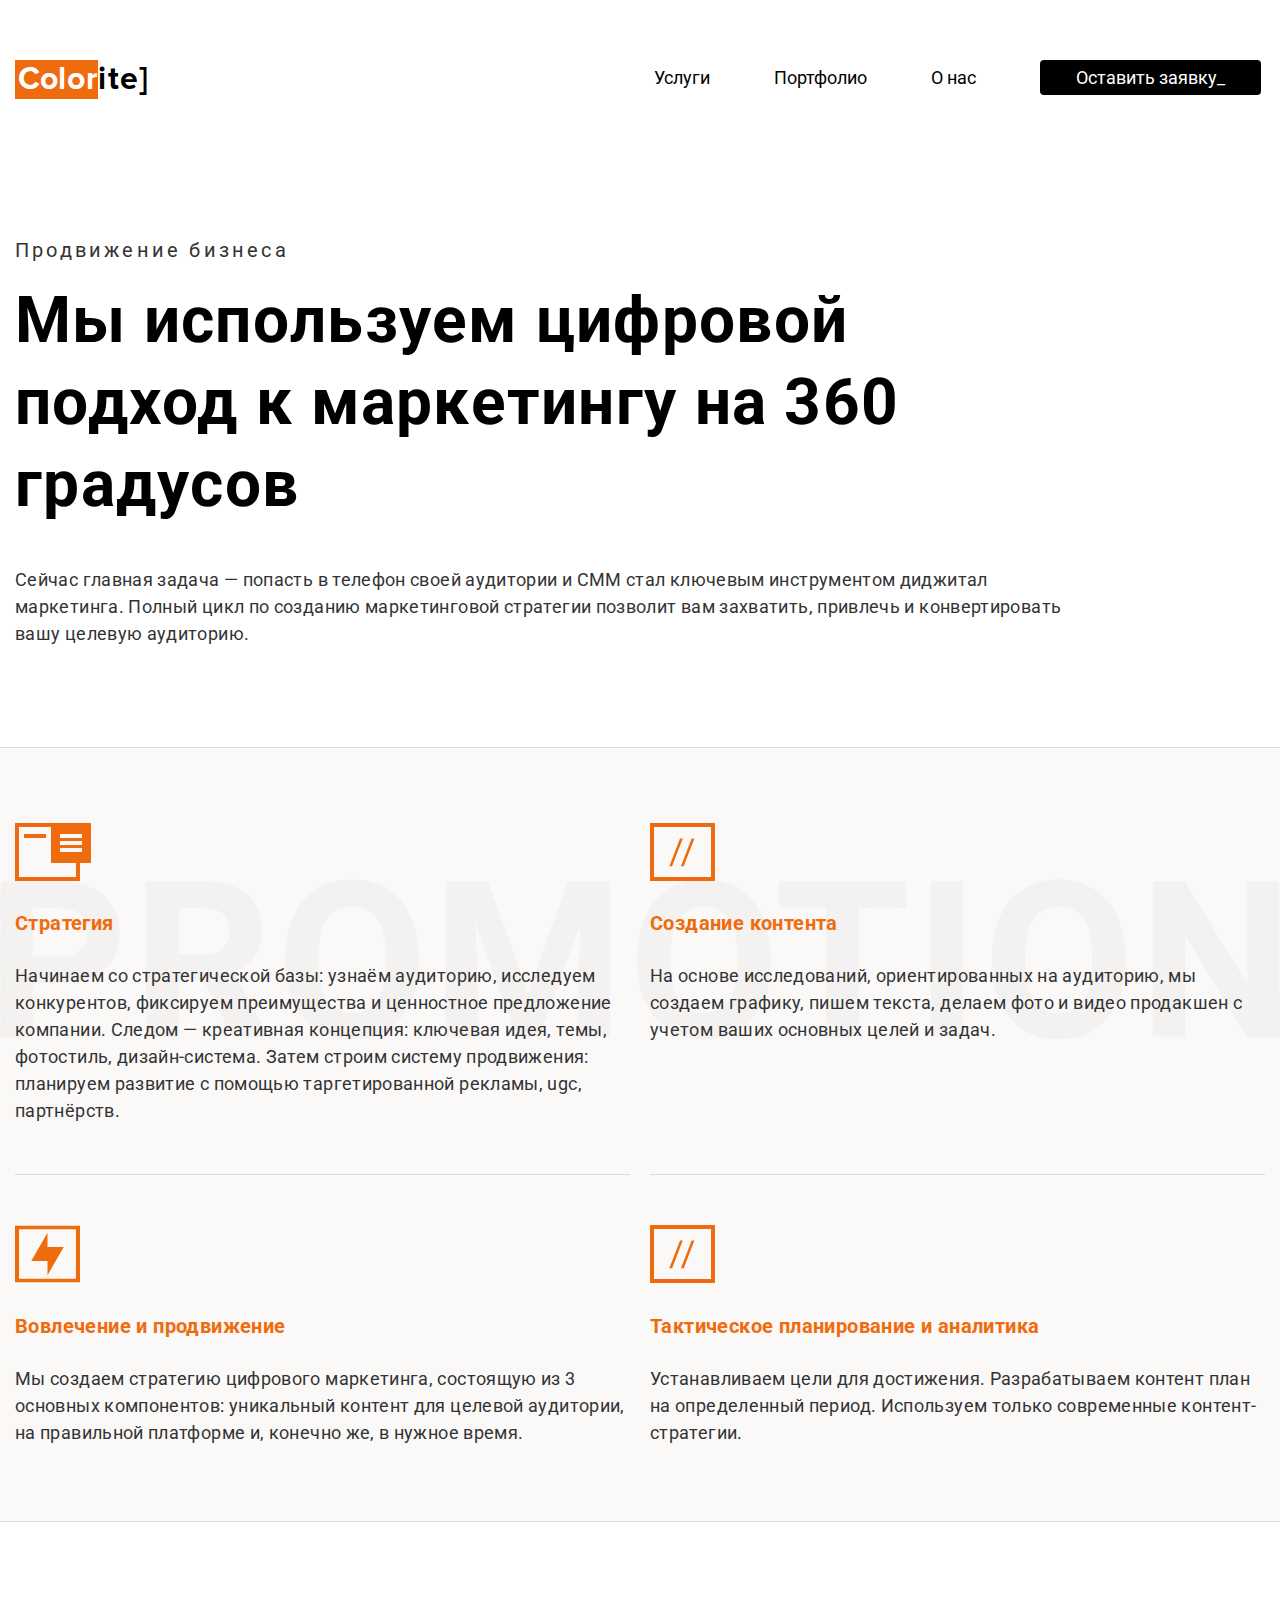
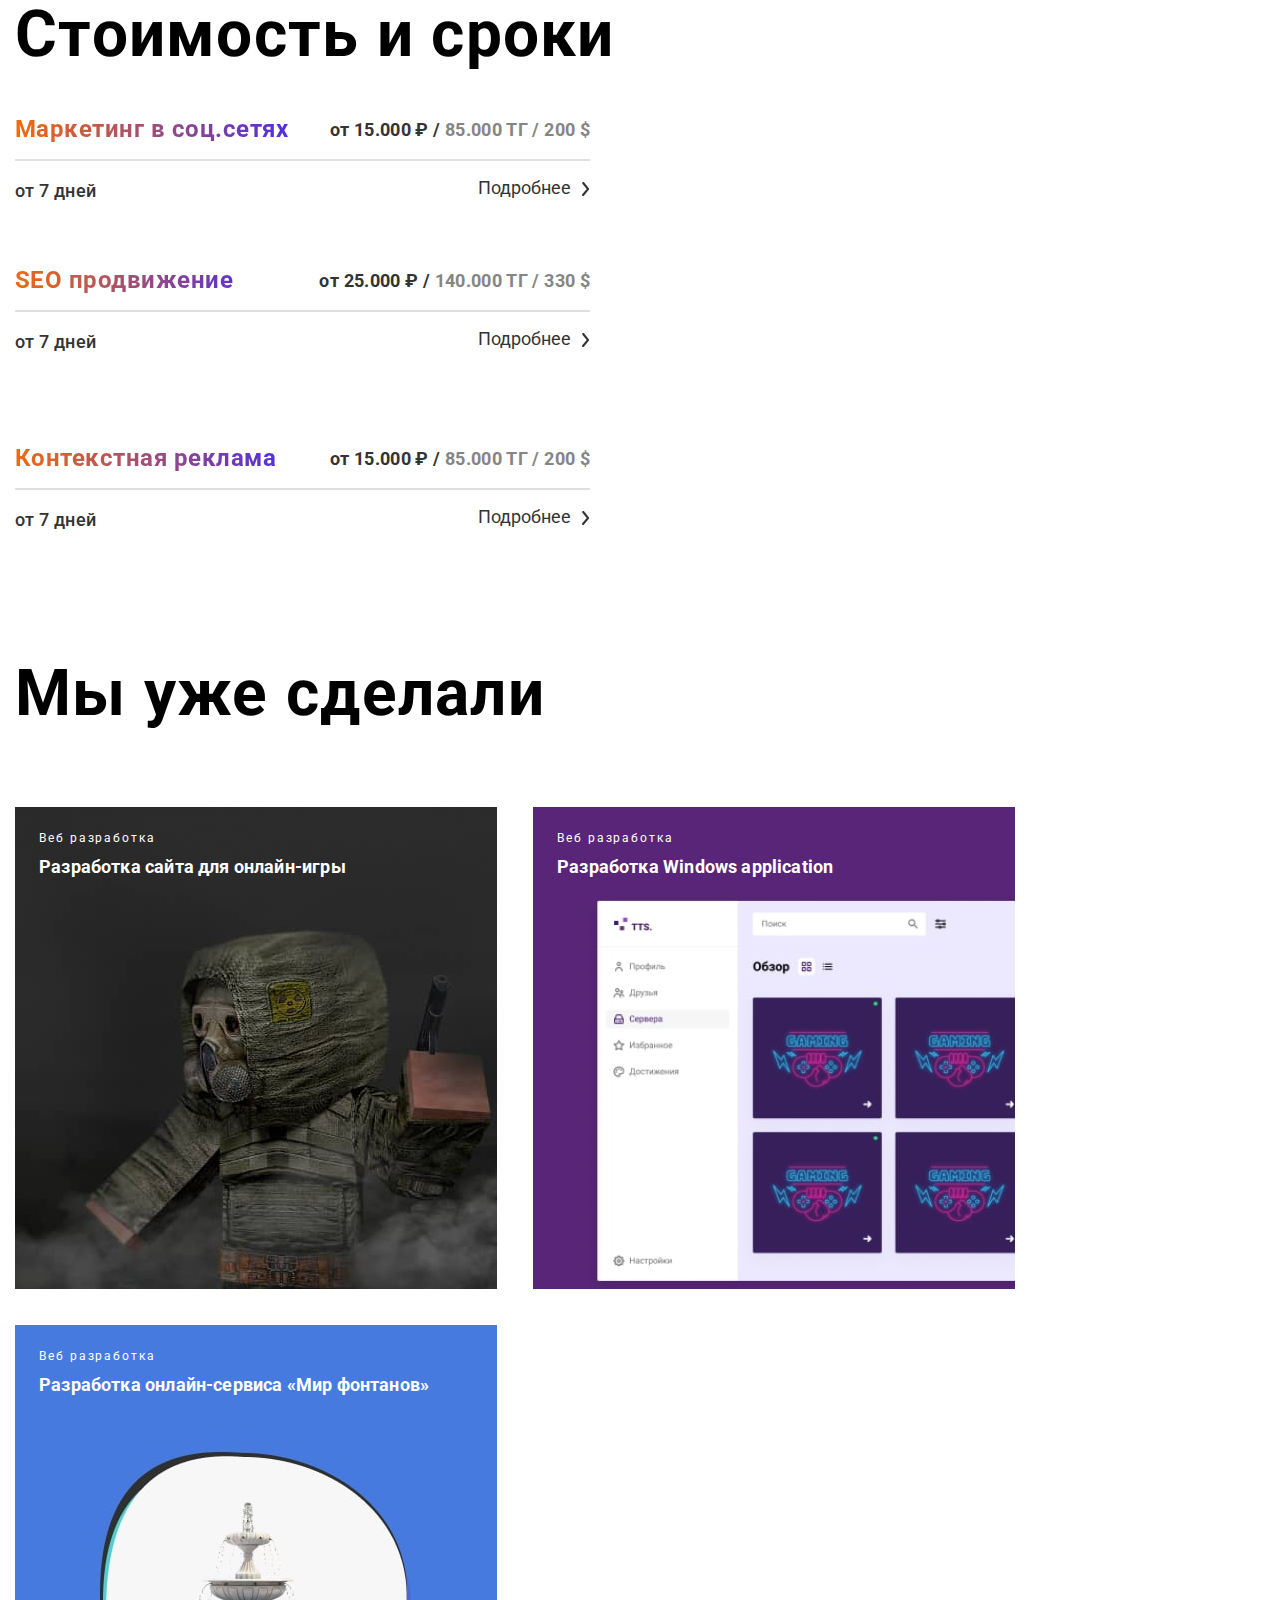
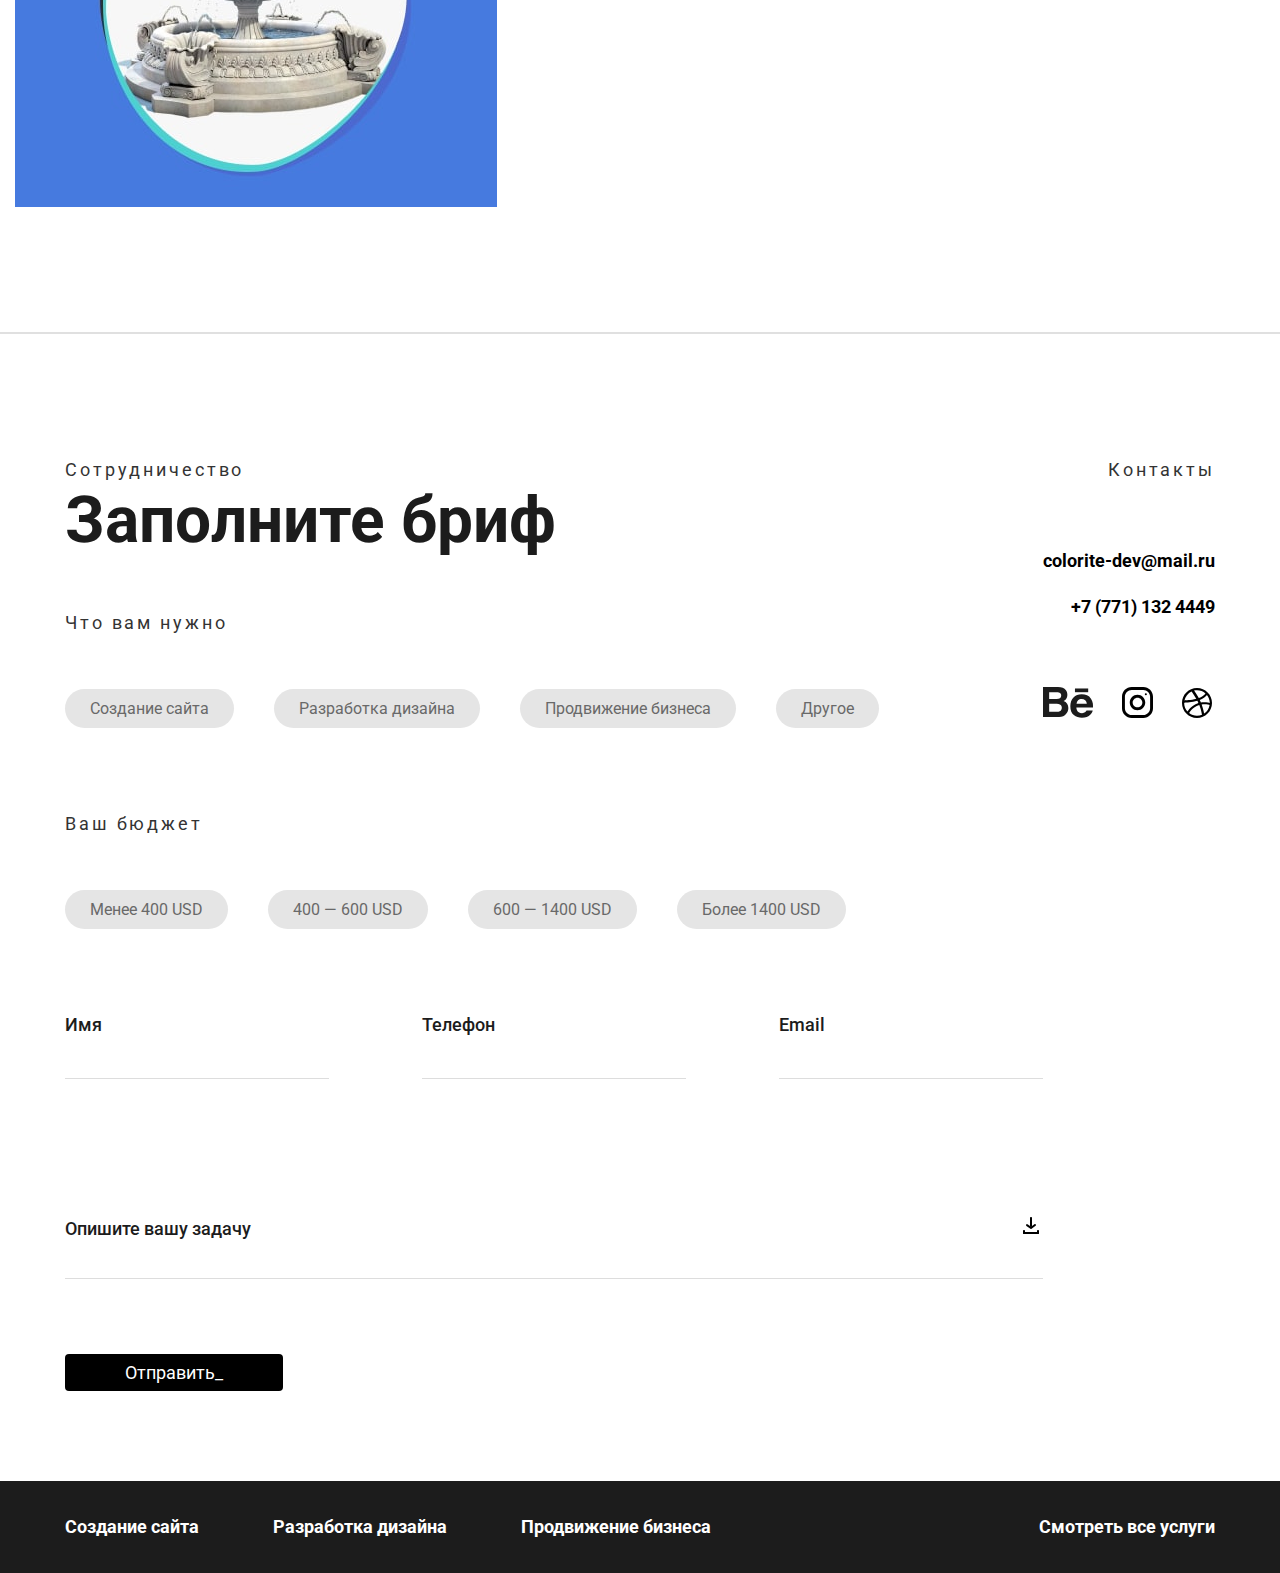
<file: promotion.html>
<!DOCTYPE html>
<html lang="en">

<head>
   <meta charset="UTF-8">
   <meta name="viewport" content="width=device-width, initial-scale=1.0">
   <title>Продвижение бизнеса</title>
   <link rel="stylesheet" href="css/aos.css">
   <link rel="stylesheet" href="css/swiper-bundle.css">
   <link rel="stylesheet" href="css/swiper-bundle.min.css">
   <link rel="stylesheet" href="css/normalize.css">
   <link rel="stylesheet" href="css/style.css">
   <link rel="shortcut icon" href="images/favicon.ico">
   <link href="https://fonts.googleapis.com/css2?family=Roboto:wght@300;400;500;700&display=swap" rel="stylesheet">
</head>

<body class="creating_body promotion_body">
   <header class="header hide-effect">
      <div class="container">
         <div class="header_top">
            <div class="logo"><a href="index.html"><span class="logo_bg">Color</span>ite<span
                     class="blink_el">]</span></a></div>
            <nav>
               <input type="checkbox" id="burger">
               <label for="burger" class="burger_label">
                  <div class="burger_line"></div>
                  <div class="burger_line"></div>
                  <div class="burger_line"></div>
               </label>
               <ul class="nav_list">
                  <li class="nav_list-item"><a href="services.html">Услуги</a></li>
                  <li class="nav_list-item"><a href="portfolio.html">Портфолио</a></li>
                  <li class="nav_list-item"><a href="ourinfo.html">О нас</a></li>
                  <li class="nav_list-item"><a href="brif.html" class="head_btn" id="coop_btn">Оставить
                        заявку<span class="blink_el">_</span></a></li>
                  <li class="nav_list-item"><a href="brif.html" class="head_btn2" id="coop_btn-mob">Связаться</a>
                  </li>
                  <li class="nav_list-item">
                     <div class="socialnet">
                        <a href="https://www.behance.net/sotovdesign" class="behancesvg" target="_blank">
                           <svg width="50" height="31" viewBox="0 0 50 31" fill="none"
                              xmlns="http://www.w3.org/2000/svg">
                              <path
                                 d="M20.5705 13.9814C21.6081 13.4678 22.3925 12.8956 22.9301 12.2774C23.8864 11.1639 24.3583 9.68754 24.3583 7.85742C24.3583 6.0765 23.8864 4.55396 22.9426 3.27749C21.3675 1.19822 18.7016 0.133978 14.9325 0.0786133H0V30.0773H13.9231C15.492 30.0773 16.9452 29.945 18.2891 29.6744C19.6329 29.4006 20.7955 28.8993 21.78 28.1672C22.6551 27.5305 23.3864 26.74 23.9677 25.808C24.8865 24.3993 25.3459 22.8029 25.3459 21.0251C25.3459 19.3026 24.9428 17.8354 24.1427 16.6297C23.3332 15.424 22.1456 14.5412 20.5705 13.9814ZM6.1599 5.28909H12.8855C14.3637 5.28909 15.5826 5.44596 16.5389 5.75662C17.6453 6.20877 18.1984 7.12844 18.1984 8.53103C18.1984 9.78905 17.7765 10.6687 16.9421 11.1639C16.1014 11.6592 15.0107 11.9083 13.673 11.9083H6.1599V5.28909ZM16.7952 24.3439C16.0514 24.6976 15.0044 24.873 13.6637 24.873H6.1599V16.8727H13.7668C15.0919 16.8819 16.1233 17.0542 16.8608 17.3771C18.1734 17.9616 18.8266 19.0319 18.8266 20.5976C18.8266 22.4431 18.1516 23.6857 16.7952 24.3439Z"
                                 fill="#1C1C1C" />
                              <path d="M45.1946 1.47778H31.9529V5.21175H45.1946V1.47778Z" fill="#1C1C1C" />
                              <path
                                 d="M49.7947 16.2143C49.5197 14.4766 48.9134 12.9479 47.9695 11.6285C46.9351 10.1337 45.6224 9.03875 44.0254 8.34673C42.4347 7.65162 40.6439 7.30407 38.65 7.30715C35.3028 7.30715 32.5838 8.3375 30.4805 10.3828C28.3835 12.4343 27.3334 15.3839 27.3334 19.2285C27.3334 23.3283 28.4928 26.2902 30.8243 28.1079C33.1464 29.9287 35.8279 30.8361 38.8719 30.8361C42.5566 30.8361 45.4224 29.7565 47.4695 27.6035C48.779 26.2441 49.5197 24.9062 49.6822 23.5929H43.5816C43.2285 24.2418 42.8191 24.7493 42.3503 25.1184C41.5002 25.795 40.3939 26.1334 39.0375 26.1334C37.7468 26.1334 36.6529 25.8535 35.7403 25.2968C34.234 24.4048 33.4464 22.8424 33.3464 20.6187H49.9947C50.0197 18.7025 49.9572 17.2293 49.7947 16.2143ZM33.4964 16.7895C33.7152 15.347 34.2465 14.2028 35.0903 13.357C35.9341 12.5143 37.128 12.0898 38.6562 12.0867C40.0657 12.0867 41.2439 12.4835 42.2034 13.2801C43.1504 14.0829 43.6848 15.2485 43.7942 16.7895H33.4964Z"
                                 fill="#1C1C1C" />
                           </svg></a>

                        <a href="https://www.instagram.com/sotovdesign" class="instsvg" target="_blank">
                           <svg width="31" height="31" version="1.1" id="Capa_1" xmlns="http://www.w3.org/2000/svg"
                              xmlns:xlink="http://www.w3.org/1999/xlink" x="0px" y="0px" viewBox="0 0 512 512"
                              style="enable-background:new 0 0 512 512;" xml:space="preserve">
                              <g>
                                 <g>
                                    <path d="M352,0H160C71.648,0,0,71.648,0,160v192c0,88.352,71.648,160,160,160h192c88.352,0,160-71.648,160-160V160
                          C512,71.648,440.352,0,352,0z M464,352c0,61.76-50.24,112-112,112H160c-61.76,0-112-50.24-112-112V160C48,98.24,98.24,48,160,48
                          h192c61.76,0,112,50.24,112,112V352z" />
                                 </g>
                              </g>
                              <g>
                                 <g>
                                    <path
                                       d="M256,128c-70.688,0-128,57.312-128,128s57.312,128,128,128s128-57.312,128-128S326.688,128,256,128z M256,336
                          c-44.096,0-80-35.904-80-80c0-44.128,35.904-80,80-80s80,35.872,80,80C336,300.096,300.096,336,256,336z" />
                                 </g>
                              </g>
                              <g>
                                 <g>
                                    <circle cx="393.6" cy="118.4" r="17.056" />
                                 </g>
                              </g>
                              <g></g>
                              <g></g>
                              <g></g>
                              <g></g>
                              <g></g>
                              <g></g>
                              <g></g>
                              <g></g>
                              <g></g>
                              <g></g>
                              <g></g>
                              <g></g>
                              <g></g>
                              <g></g>
                              <g>
                              </g>
                           </svg>
                        </a>

                        <a href="https://dribbble.com/sotovdesign" class="drsvg" target="_blank">
                           <svg width="30" height="30" viewBox="0 0 30 30" fill="none"
                              xmlns="http://www.w3.org/2000/svg">
                              <path fill-rule="evenodd" clip-rule="evenodd"
                                 d="M15 0C6.7191 0 0 6.7191 0 15C0 23.2809 6.7191 30 15 30C23.2646 30 30 23.2809 30 15C30 6.7191 23.2646 0 15 0ZM24.9078 6.91431C26.6974 9.09435 27.7712 11.8764 27.8037 14.8861C27.3807 14.8048 23.1508 13.9425 18.8883 14.4794C18.7907 14.2679 18.7093 14.0401 18.6117 13.8124C18.3514 13.1941 18.0586 12.5597 17.7657 11.9577C22.4837 10.038 24.6312 7.27224 24.9078 6.91431ZM15 2.21258C18.2538 2.21258 21.231 3.43275 23.4924 5.43384C23.2646 5.75922 21.3286 8.346 16.7733 10.0542C14.6746 6.19848 12.3482 3.0423 11.9902 2.55423C12.9501 2.32646 13.9588 2.21258 15 2.21258ZM9.5499 3.41649C9.89154 3.87201 12.1692 7.04448 14.3004 10.8189C8.31345 12.4132 3.02604 12.3807 2.45662 12.3807C3.28632 8.41107 5.97072 5.10846 9.5499 3.41649ZM2.18004 15.0163C2.18004 14.8861 2.18004 14.756 2.18004 14.6258C2.73319 14.6421 8.94795 14.7234 15.3416 12.8037C15.7158 13.5195 16.0575 14.2516 16.3829 14.9837C16.2202 15.0326 16.0412 15.0814 15.8785 15.1301C9.27333 17.2614 5.75922 23.0857 5.46639 23.5738C3.43275 21.3124 2.18004 18.3026 2.18004 15.0163ZM15 27.82C12.0391 27.82 9.30585 26.8113 7.14207 25.1193C7.36986 24.6475 9.9729 19.6367 17.1963 17.115C17.2289 17.0987 17.2451 17.0987 17.2777 17.0824C19.0835 21.7516 19.8156 25.6724 20.0108 26.795C18.4653 27.462 16.7733 27.82 15 27.82ZM22.1421 25.6237C22.0119 24.8427 21.3287 21.1009 19.6529 16.4968C23.6714 15.8623 27.1855 16.9035 27.6247 17.0499C27.0716 20.6128 25.0217 23.6876 22.1421 25.6237Z"
                                 fill="black" />
                           </svg>
                        </a>
                     </div>
                  </li>

               </ul>
            </nav>
         </div>
      </div>
   </header>


   <section class="maininfo hide-effect">
      <div class="container">
         <div class="header_main">
            <div class="header_main-inner">
               <div class="header_main-txt">
                  <h4>Продвижение бизнеса</h4>
                  <h1>Мы используем цифровой подход
                     к маркетингу на 360 градусов</h1>
                  <p>Сейчас главная задача — попасть в телефон своей аудитории и СММ стал ключевым инструментом диджитал маркетинга.
                     Полный цикл по созданию маркетинговой стратегии позволит вам захватить, привлечь и конвертировать вашу целевую аудиторию.</p>
               </div>
            </div>
         </div>
      </div>
   </section>


   <section class="creating_list hide-effect">
      <div class="container">
         <div class="creating_list-inner">
            <div class="creating_list-inner_t">
               <div class="creating_list-inner-item">
                  <svg width="76" height="58" viewBox="0 0 76 58" fill="none" xmlns="http://www.w3.org/2000/svg">
                     <line x1="2" y1="4" x2="2" y2="57" stroke="#EE6C0E" stroke-width="4"/>
                     <line x1="31" y1="13" x2="9" y2="13" stroke="#EE6C0E" stroke-width="4"/>
                     <line x1="65" y1="56" x2="-2.11134e-07" y2="56" stroke="#EE6C0E" stroke-width="4"/>
                     <line x1="63" y1="40" x2="63" y2="56" stroke="#EE6C0E" stroke-width="4"/>
                     <path fill-rule="evenodd" clip-rule="evenodd" d="M36 0H65H76V40H36V4H0V0H36ZM67 11L45 11V15L67 15V11ZM45 18L67 18V22L45 22V18ZM67 25L45 25V29L67 29V25Z" fill="#EE6C0E"/>
                     </svg>
                  <h6>Стратегия</h6>
                  <p>Начинаем со стратегической базы: узнаём аудиторию, исследуем
                     конкурентов, фиксируем преимущества и ценностное предложение
                     компании. Следом — креативная концепция: ключевая идея,
                     темы, фотостиль, дизайн-система. Затем строим систему
                     продвижения: планируем развитие с помощью таргетированной
                     рекламы, ugc, партнёрств.</p>
               </div>

               <div class="creating_list-inner-item">
                  <svg width="65" height="58" viewBox="0 0 65 58" fill="none" xmlns="http://www.w3.org/2000/svg">
                     <line x1="2" y1="4" x2="2" y2="57" stroke="#EE6C0E" stroke-width="4"/>
                     <line x1="65" y1="56" x2="-2.11134e-07" y2="56" stroke="#EE6C0E" stroke-width="4"/>
                     <line x1="63" y1="4" x2="63" y2="56" stroke="#EE6C0E" stroke-width="4"/>
                     <line y1="2" x2="65" y2="2" stroke="#EE6C0E" stroke-width="4"/>
                     <path d="M22.1113 43.1973H19.3164L30.0039 15.4062H32.7812L22.1113 43.1973ZM33.7298 43.1973H30.9348L41.6223 15.4062H44.3997L33.7298 43.1973Z" fill="#EE6C0E"/>
                     </svg>
                     
                  <h6>Создание контента</h6>
                  <p>На основе исследований, ориентированных на аудиторию,
                     мы создаем графику, пишем текста, делаем фото и видео
                     продакшен с учетом ваших основных целей и задач.</p>
               </div>
            </div>

            <div class="creating_list-inner_b">
               <div class="creating_list-inner-item">
                  <svg width="65" height="58" viewBox="0 0 65 58" fill="none" xmlns="http://www.w3.org/2000/svg">
                     <path fill-rule="evenodd" clip-rule="evenodd" d="M0 57.1969V0.772339H65V57.1969H0ZM4.06319 53.6698H60.9368V4.29947H4.06319V53.6698ZM48.75 21.9315L32.5 50.1438V36.0377H16.25L32.5 7.82541V21.9315H48.75Z" fill="#EE6C0E"/>
                     </svg>
                  <h6>Вовлечение и продвижение</h6>
                  <p>Мы создаем стратегию цифрового маркетинга, состоящую
                     из 3 основных компонентов: уникальный контент для целевой
                     аудитории, на правильной платформе и, конечно же, в нужное время.</p>
               </div>

               <div class="creating_list-inner-item">
                  <svg width="65" height="58" viewBox="0 0 65 58" fill="none" xmlns="http://www.w3.org/2000/svg">
                     <line x1="2" y1="4" x2="2" y2="57" stroke="#EE6C0E" stroke-width="4"/>
                     <line x1="65" y1="56" x2="-2.11134e-07" y2="56" stroke="#EE6C0E" stroke-width="4"/>
                     <line x1="63" y1="4" x2="63" y2="56" stroke="#EE6C0E" stroke-width="4"/>
                     <line y1="2" x2="65" y2="2" stroke="#EE6C0E" stroke-width="4"/>
                     <path d="M22.1113 43.1973H19.3164L30.0039 15.4062H32.7812L22.1113 43.1973ZM33.7298 43.1973H30.9348L41.6223 15.4062H44.3997L33.7298 43.1973Z" fill="#EE6C0E"/>
                     </svg>
                  
                  <h6>Тактическое планирование и аналитика</h6>
                  <p>Устанавливаем цели для достижения. Разрабатываем контент
                     план на определенный период. Используем только
                     современные
                     контент-стратегии.</p>
               </div>
            </div>

         </div>
      </div>
   </section>




   <section class="pricetime">
      <div class="container">
         <div class="pricetime_inner">
            <h5>Стоимость и сроки</h5>
            <div class="pricetime_inner-item">
               <div class="pricetime_inner-item-left">
                  <p class="pricetime-name">Маркетинг в соц.сетях</p>
                  <p class="pricetime-price">от 15.000 ₽ /<span> 85.000 ТГ / 200 $</span></p>
                  <p class="pt-line"></p>
                  <p class="pricetime-time">от 7 дней</p>
                  <div class="pricetime-more-inner">
                     <p class="pricetime-more more-logo">Подробнее<svg width="9" height="16" viewBox="0 0 9 16"
                           fill="none" xmlns="http://www.w3.org/2000/svg">
                           <path
                              d="M1.99999 15C1.76634 15.0005 1.5399 14.9191 1.35999 14.77C1.25873 14.6861 1.17503 14.583 1.11368 14.4666C1.05233 14.3503 1.01453 14.223 1.00245 14.092C0.990378 13.961 1.00426 13.8289 1.0433 13.7033C1.08235 13.5777 1.14579 13.4611 1.22999 13.36L5.70999 8L1.38999 2.63C1.30692 2.52771 1.24489 2.41002 1.20746 2.28368C1.17003 2.15734 1.15794 2.02485 1.17187 1.89382C1.18581 1.76279 1.22551 1.63581 1.28868 1.52017C1.35186 1.40454 1.43726 1.30252 1.53999 1.22C1.64346 1.12897 1.76462 1.0603 1.89588 1.01831C2.02715 0.976319 2.16567 0.961916 2.30276 0.976001C2.43986 0.990085 2.57256 1.03236 2.69254 1.10016C2.81252 1.16796 2.9172 1.25983 2.99999 1.37L7.82999 7.37C7.97707 7.54893 8.05748 7.77338 8.05748 8.005C8.05748 8.23663 7.97707 8.46107 7.82999 8.64L2.82999 14.64C2.72967 14.761 2.60224 14.8567 2.45803 14.9192C2.31382 14.9818 2.1569 15.0095 1.99999 15Z"
                              fill="#333333"></path>
                        </svg></p>
                  </div>
               </div>
               <div class="pricetime_inner-item-right">
                  <p class="pricetime-right more-logo-r">Основной целью SMM продвижения является повышение узнаваемости вашего бренда, большая заинтересованность к вашему продукту, постоянная коммуникация с потенциальными и существующими клиентами а также повышение продаж.</p>
               </div>
            </div>



            <div class="pricetime_inner-item">
               <div class="pricetime_inner-item-left">
                  <p class="pricetime-name">SEO продвижение</p>
                  <p class="pricetime-price">от 25.000 ₽ /<span> 140.000 ТГ / 330 $</span></p>
                  <p class="pt-line"></p>
                  <p class="pricetime-time">от 7 дней</p>
                  <div class="pricetime-more-inner">
                     <p class="pricetime-more more-style">Подробнее<svg width="9" height="16" viewBox="0 0 9 16"
                           fill="none" xmlns="http://www.w3.org/2000/svg">
                           <path
                              d="M1.99999 15C1.76634 15.0005 1.5399 14.9191 1.35999 14.77C1.25873 14.6861 1.17503 14.583 1.11368 14.4666C1.05233 14.3503 1.01453 14.223 1.00245 14.092C0.990378 13.961 1.00426 13.8289 1.0433 13.7033C1.08235 13.5777 1.14579 13.4611 1.22999 13.36L5.70999 8L1.38999 2.63C1.30692 2.52771 1.24489 2.41002 1.20746 2.28368C1.17003 2.15734 1.15794 2.02485 1.17187 1.89382C1.18581 1.76279 1.22551 1.63581 1.28868 1.52017C1.35186 1.40454 1.43726 1.30252 1.53999 1.22C1.64346 1.12897 1.76462 1.0603 1.89588 1.01831C2.02715 0.976319 2.16567 0.961916 2.30276 0.976001C2.43986 0.990085 2.57256 1.03236 2.69254 1.10016C2.81252 1.16796 2.9172 1.25983 2.99999 1.37L7.82999 7.37C7.97707 7.54893 8.05748 7.77338 8.05748 8.005C8.05748 8.23663 7.97707 8.46107 7.82999 8.64L2.82999 14.64C2.72967 14.761 2.60224 14.8567 2.45803 14.9192C2.31382 14.9818 2.1569 15.0095 1.99999 15Z"
                              fill="#333333"></path>
                        </svg></p>
                  </div>
               </div>
               <div class="pricetime_inner-item-right">
                  <p class="pricetime-right  more-style-r">SEO-оптимизация сайта – комплекс мер, направленных на повышение его позиций в поисковой выдаче Яндекс, Google, других систем по специально подобранным запросам. Их цель – увеличение посещений веб-страниц и, соответственно, конверсионных действий.</p>
               </div>
            </div>



            <div class="pricetime_inner-item">
               <div class="pricetime_inner-item-left">
                  <p class="pricetime-name">Контекстная реклама
                  </p>
                  <p class="pricetime-price">от 15.000 ₽ /<span> 85.000 ТГ / 200 $</span></p>
                  <p class="pt-line"></p>
                  <p class="pricetime-time">от 7 дней</p>
                  <div class="pricetime-more-inner">
                     <p class="pricetime-more more-mat">Подробнее<svg width="9" height="16" viewBox="0 0 9 16"
                           fill="none" xmlns="http://www.w3.org/2000/svg">
                           <path
                              d="M1.99999 15C1.76634 15.0005 1.5399 14.9191 1.35999 14.77C1.25873 14.6861 1.17503 14.583 1.11368 14.4666C1.05233 14.3503 1.01453 14.223 1.00245 14.092C0.990378 13.961 1.00426 13.8289 1.0433 13.7033C1.08235 13.5777 1.14579 13.4611 1.22999 13.36L5.70999 8L1.38999 2.63C1.30692 2.52771 1.24489 2.41002 1.20746 2.28368C1.17003 2.15734 1.15794 2.02485 1.17187 1.89382C1.18581 1.76279 1.22551 1.63581 1.28868 1.52017C1.35186 1.40454 1.43726 1.30252 1.53999 1.22C1.64346 1.12897 1.76462 1.0603 1.89588 1.01831C2.02715 0.976319 2.16567 0.961916 2.30276 0.976001C2.43986 0.990085 2.57256 1.03236 2.69254 1.10016C2.81252 1.16796 2.9172 1.25983 2.99999 1.37L7.82999 7.37C7.97707 7.54893 8.05748 7.77338 8.05748 8.005C8.05748 8.23663 7.97707 8.46107 7.82999 8.64L2.82999 14.64C2.72967 14.761 2.60224 14.8567 2.45803 14.9192C2.31382 14.9818 2.1569 15.0095 1.99999 15Z"
                              fill="#333333"></path>
                        </svg></p>
                  </div>
               </div>
               <div class="pricetime_inner-item-right">
                  <p class="pricetime-right more-mat-r">Способ по увеличению продаж без вложений в SEO-продвижение сайта. Она начинает действовать мгновенно и может стать прекрасным способом рассказать о каком-нибудь сезонном событии или о чем-то таком, что вы решили предложить в сжатые сроки и нету времени на долгое SEO продвижение.
                  </p>
                  </div>
            </div>

         </div>
      </div>
   </section>




   <section class="our-projects">
      <div class="container">
         <div class="our-projects_inner">
            <h5 class="hide-effect">
               Мы уже сделали
            </h5>
            <p class="hide-effect"></p>
            <div class="tab-content_inner modalyak" >
               <div class="grid-sizer"></div>
               <div class="gutter-sizer"></div>
               <div class="bg-overlay"></div>

               <div class="tab-content_inner-item web-portfolio prom-portfolio design-portfolio fgmgame">
                  <img src="images/portfolio/3.jpg" alt="Our projects">
                  <h4>Веб разработка</h4>
                  <p>Разработка сайта для онлайн-игры</p>
                  <time>2020</time>
               </div>
               <div class="modal modal-fgmgame">
                  <div class="modal-bg_line"></div>
                  <div class="modal_inner">
                     <h6>FGM</h6>
                     <p>Разработка сайта для онлайн игры fgm stalker</p>

                     <div class="modal-grid">
                        <p class="modal-caption">Сфера</p>
                        <p class="modal-caption modal-caption-serv">Услуга</p>
                        <p class="modal-desc">Компьютерные игры</p>
                        <p class="modal-desc">Создание сайта</p>
                        <img src="images/modal/FGM1.jpg" class="modal-img1" alt="Image Example">
                        <p class="modal-caption">О компании</p>
                        <p class="modal-desc">FGM STALKER соврменный онлайн шутер с элементами RPG, созданный по небезызвестной вселенной
                           игры S.T.A.L.K.E.R. Существуют на рынке с 2015 года.
                        </p>
                        <p class="modal-caption modal-mt">Задача</p>
                        <p class="modal-desc modal-mt">Создать игровой сайт, который понравится целевой аудитории проекта и побудит совершить онлайн покупку
                           доступа к игре. Стилистика должна быть выполнена в игровой тематике с элементами графики.
                           Также разработать воронку продаж для повышения количества покупок доступа.
                        </p>
                        <img src="images/modal/FGM2.jpg" class="modal-img1" alt="Image Example">
                        <p class="modal-caption">Выполненные
                           работы</p>
                        <p class="modal-desc modal-desc2">Разработали моушн тизер для премьеры игры. Создали 3D модель персонажа. Грамотно инегрировали
                           воронку продаж благодаря которой сумели повысить продажи игры. Занялись SEO и помогли настроить
                           контексткную рекламу по ключевым запросам.</p>
                                             </div>

                     <div class="likeit">
                        <h6>Понравился кейс?</h6>
                        <a href="brif.html" class="head_btn" id="coop_btn">Оставить
                           заявку<span class="blink_el">_</span></a>
                        <a href="" class="visit-site">Посетить сайт</a>

                     </div>

                     <div class="close">
                        <div class="close_inner">
                           <svg width="25" height="24" viewBox="0 0 25 24" fill="none"
                              xmlns="http://www.w3.org/2000/svg">
                              <path
                                 d="M23.6764 20.3915L15.2996 12.0147L23.6764 3.63782C24.0467 3.26754 24.2547 2.76534 24.2547 2.24168C24.2547 1.71803 24.0467 1.21582 23.6764 0.845545C23.3062 0.475266 22.8039 0.267246 22.2803 0.267246C21.7566 0.267246 21.2544 0.475266 20.8842 0.845545L12.5073 9.22238L4.13049 0.845545C3.76021 0.475266 3.25801 0.267246 2.73436 0.267246C2.2107 0.267246 1.7085 0.475266 1.33822 0.845545C0.967938 1.21582 0.759917 1.71803 0.759918 2.24168C0.759918 2.76534 0.967938 3.26754 1.33822 3.63782L9.71505 12.0147L1.33822 20.3915C0.967938 20.7618 0.759916 21.264 0.759917 21.7876C0.759917 22.3113 0.967937 22.8135 1.33822 23.1838C1.7085 23.554 2.2107 23.7621 2.73435 23.7621C3.25801 23.7621 3.76021 23.554 4.13049 23.1838L12.5073 14.8069L20.8842 23.1838C21.2544 23.554 21.7566 23.7621 22.2803 23.7621C22.8039 23.7621 23.3062 23.554 23.6764 23.1838C24.0467 22.8135 24.2547 22.3113 24.2547 21.7876C24.2547 21.264 24.0467 20.7618 23.6764 20.3915Z"
                                 fill="black" />
                           </svg>
                        </div>
                     </div>
                  </div>

               </div>



               <div class="tab-content_inner-item web-portfolio design-portfolio ttswin">
                  <img src="images/portfolio/5.jpg" alt="Our projects">
                  <h4>Веб разработка</h4>
                  <p>Разработка  Windows application</p>
                  <time>2020</time>
               </div>
               <div class="modal modal-ttswin">
                  <div class="modal-bg_line"></div>
                  <div class="modal_inner">
                     <h6>TTS</h6>
                     <p>Разработка  Windows application</p>

                     <div class="modal-grid">
                        <p class="modal-caption">Сфера</p>
                        <p class="modal-caption modal-caption-serv">Услуга</p>
                        <p class="modal-desc">Windows приложения</p>
                        <p class="modal-desc">Дизайн</p>
                        <img src="images/modal/tts1.jpg" class="modal-img1" alt="Image Example">
                        <p class="modal-caption">О компании</p>
                        <p class="modal-desc">TTS онлайн платформа для объединения геймеров со всего СНГ. Молодая компания существующая на рынке
                           с 2019 года.
                        </p>
                        <p class="modal-caption modal-mt">Задача</p>
                        <p class="modal-desc modal-mt">Разработать Windows  приложение с возможностью подключения к выбранному игровому серверу.
                           Реализовать систему достижений и добавить возможность создания своего собственного игрового
                           сервера. Дизайн должен быть выполнен в фирменных оттенках фиолетового цвета.
                        </p>
                        <p class="modal-caption">Выполненные
                           работы</p>
                        <p class="modal-desc modal-desc2">Успешно справились с поставленными целями. Проведя финальный юзабилити анализ мы выяснили что
                           пользователь не имеет трудностей в понимании интерфейса приложения. </p>
                     </div>

                     <div class="likeit">
                        <h6>Понравился кейс?</h6>
                        <a href="brif.html" class="head_btn" id="coop_btn">Оставить
                           заявку<span class="blink_el">_</span></a>
                        <a href="" class="visit-site">Посетить сайт</a>

                     </div>

                     <div class="close">
                        <div class="close_inner">
                           <svg width="25" height="24" viewBox="0 0 25 24" fill="none"
                              xmlns="http://www.w3.org/2000/svg">
                              <path
                                 d="M23.6764 20.3915L15.2996 12.0147L23.6764 3.63782C24.0467 3.26754 24.2547 2.76534 24.2547 2.24168C24.2547 1.71803 24.0467 1.21582 23.6764 0.845545C23.3062 0.475266 22.8039 0.267246 22.2803 0.267246C21.7566 0.267246 21.2544 0.475266 20.8842 0.845545L12.5073 9.22238L4.13049 0.845545C3.76021 0.475266 3.25801 0.267246 2.73436 0.267246C2.2107 0.267246 1.7085 0.475266 1.33822 0.845545C0.967938 1.21582 0.759917 1.71803 0.759918 2.24168C0.759918 2.76534 0.967938 3.26754 1.33822 3.63782L9.71505 12.0147L1.33822 20.3915C0.967938 20.7618 0.759916 21.264 0.759917 21.7876C0.759917 22.3113 0.967937 22.8135 1.33822 23.1838C1.7085 23.554 2.2107 23.7621 2.73435 23.7621C3.25801 23.7621 3.76021 23.554 4.13049 23.1838L12.5073 14.8069L20.8842 23.1838C21.2544 23.554 21.7566 23.7621 22.2803 23.7621C22.8039 23.7621 23.3062 23.554 23.6764 23.1838C24.0467 22.8135 24.2547 22.3113 24.2547 21.7876C24.2547 21.264 24.0467 20.7618 23.6764 20.3915Z"
                                 fill="black" />
                           </svg>
                        </div>
                     </div>
                  </div>
               </div>


               <div class="tab-content_inner-item web-portfolio design-portfolio fontan-prtf">
                  <img src="images/portfolio/6.jpg" alt="Our projects">
                  <h4>Веб разработка</h4>
                  <p>Разработка онлайн-сервиса «Мир фонтанов»</p>
                  <time>2020</time>
               </div>
               <div class="modal modal-fontan-prtf">
                  <div class="modal-bg_line"></div>
                  <div class="modal_inner">
                     <h6>М.Фонтаны</h6>
                     <p>Разработка сайта совместно с web design kz</p>

                     <div class="modal-grid">
                        <p class="modal-caption">Сфера</p>
                        <p class="modal-caption modal-caption-serv">Услуга</p>
                        <p class="modal-desc">Онлайн - сервис</p>
                        <p class="modal-desc">Создание сайта</p>
                        <img src="images/modal/fontan1.jpg" class="modal-img1" alt="Image Example">
                        <p class="modal-caption">О компании</p>
                        <p class="modal-desc">« Мир фонтанов » предлагает множество вариантов создания водного райского уголка вашего дома.
                           Предоставляется весь комплекс услуг – от профессиональной проектировки, строительства бассейнов,
                           фонтанов до их сервисного обслуживания, возведения соответствующих павильонов.
                        </p>
                        <p class="modal-caption modal-mt">Задача</p>
                        <p class="modal-desc modal-mt">Разработать онлайн-сервис по оказанию услуг по строительству фонтанов. Главная страница должна
                           четко отображать род детяльности компании и призвать аудиторию к совершению действия. Расположить
                           триггеры к действию покупки. Создать удобный и понятный каталог вместе с услугами.
                        </p>
                        <img src="images/modal/fontan2.jpg" class="modal-img1" alt="Image Example">

                        <p class="modal-caption">Выполненные
                           работы</p>
                        <p class="modal-desc modal-desc2">После запуска проекта провели юзабилити тестирование и скорость работы сайта. Разработали внутренний
                           интерфейс на основе популярного Ant - design. Расположили формы подачи заявок и сделали админ панель
                           для мененджеров.</p>
                        <img src="images/modal/fontan3.jpg" class="modal-img1" alt="Image Example">

                     </div>

                     <div class="likeit">
                        <h6>Понравился кейс?</h6>
                        <a href="brif.html" class="head_btn" id="coop_btn">Оставить
                           заявку<span class="blink_el">_</span></a>
                        <a href="" class="visit-site">Посетить сайт</a>

                     </div>

                     <div class="close">
                        <div class="close_inner">
                           <svg width="25" height="24" viewBox="0 0 25 24" fill="none"
                              xmlns="http://www.w3.org/2000/svg">
                              <path
                                 d="M23.6764 20.3915L15.2996 12.0147L23.6764 3.63782C24.0467 3.26754 24.2547 2.76534 24.2547 2.24168C24.2547 1.71803 24.0467 1.21582 23.6764 0.845545C23.3062 0.475266 22.8039 0.267246 22.2803 0.267246C21.7566 0.267246 21.2544 0.475266 20.8842 0.845545L12.5073 9.22238L4.13049 0.845545C3.76021 0.475266 3.25801 0.267246 2.73436 0.267246C2.2107 0.267246 1.7085 0.475266 1.33822 0.845545C0.967938 1.21582 0.759917 1.71803 0.759918 2.24168C0.759918 2.76534 0.967938 3.26754 1.33822 3.63782L9.71505 12.0147L1.33822 20.3915C0.967938 20.7618 0.759916 21.264 0.759917 21.7876C0.759917 22.3113 0.967937 22.8135 1.33822 23.1838C1.7085 23.554 2.2107 23.7621 2.73435 23.7621C3.25801 23.7621 3.76021 23.554 4.13049 23.1838L12.5073 14.8069L20.8842 23.1838C21.2544 23.554 21.7566 23.7621 22.2803 23.7621C22.8039 23.7621 23.3062 23.554 23.6764 23.1838C24.0467 22.8135 24.2547 22.3113 24.2547 21.7876C24.2547 21.264 24.0467 20.7618 23.6764 20.3915Z"
                                 fill="black" />
                           </svg>
                        </div>
                     </div>
                  </div>
               </div>
            </div>
         </div>
      </div>
   </section>






<div class="linesection"></div>






<section class="brif_section  hide-effect">
   <div class="container2">
      <section class="coopandcont">

         <section class="coop" id="cooperation">

            <h5>Сотрудничество</h5>
            <h2>Заполните бриф</h2>
            <form action="https://submit-form.com/jRoW1_-U5Yr-hYow0Zu63" method="POST" id="coop_form">
               <input type="hidden" name="_redirect" value="https://colorite.dev/thanks" />
               <div class="worktype_inner">
                  <h5 class="h5-form">Что вам нужно</h5>

                  <div class="worktype_inner2">
                     <input type="checkbox" value="Создание сайта" name="worktype" id="create_site">
                     <label for="create_site">Создание сайта</label>

                     <input type="checkbox" value="Разработка дизайна" name="worktype" id="create_design">
                     <label for="create_design">Разработка дизайна</label>

                     <input type="checkbox" value="Продвижение бизнеса" name="worktype" id="biz">
                     <label for="biz">Продвижение бизнеса</label>

                     <input type="checkbox" value="Другое" name="worktype" id="other">
                     <label for="other">Другое</label>
                  </div>
               </div>

               <div class="price_inner">
                  <h5 class="h5-form">Ваш бюджет</h5>
                  <div class="price_inner2">
                     <input type="radio" name="price" value="30" id="price30k">
                     <label for="price30k">Менее 400 USD</label>

                     <input type="radio" name="price" value="50" id="price50k">
                     <label for="price50k">400 — 600 USD</label>

                     <input type="radio" name="price" value="100" id="price100k">
                     <label for="price100k">600 — 1400 USD</label>

                     <input type="radio" name="price" value="100+" id="priceover100k">
                     <label for="priceover100k">Более 1400 USD</label>
                  </div>
               </div>

               <div class="clients_inner">
                  <div class="name_inner">
                     <label for="client_name" class="label_up">Имя</label>
                     <input type="text" name="client_name" id="client_name">
                  </div>
                  <div class="tel_inner">
                     <label for="client_tel">Телефон</label>
                     <input type="tel" value="" name="client_tel" id="client_tel"
                        pattern="(\s*)?(\+)?([- _():=+]?\d[- _():=+]?){10,14}(\s*)?">
                  </div>
                  <div class="mail_inner">
                     <label for="client_mail">Email</label>
                     <input type="email" name="client_mail" id="client_mail" placeholder=" " required>
                     <span class="form__validation form__validation--error">Адрес e-mail не корректный </span>
                  </div>
               </div>

               <div class="desc_inner">
                  <div class="desc_inner-top">
                     <label for="desc_text">Опишите вашу задачу</label>


                     <div class="files-wr" data-count-files="1">
                        <div class="one-file">
                           <div class="file-item hide-btn">
                              <span class="btn btn-del-file">x</span>
                              <span class="file-name"></span>
                           </div>
                           <input type="file" name="desc_load" id="desc_load">
                           <label for="desc_load" class="desc_label">
                              <svg width="24" height="24" viewBox="0 0 24 24" fill="none"
                                 xmlns="http://www.w3.org/2000/svg">
                                 <path
                                    d="M19 18H5C4.44772 18 4 18.4477 4 19C4 19.5523 4.44772 20 5 20H19C19.5523 20 20 19.5523 20 19C20 18.4477 19.5523 18 19 18Z"
                                    fill="black" />
                                 <path
                                    d="M4 17V19C4 19.5523 4.44772 20 5 20C5.55228 20 6 19.5523 6 19V17C6 16.4477 5.55228 16 5 16C4.44772 16 4 16.4477 4 17Z"
                                    fill="black" />
                                 <path
                                    d="M18 17V19C18 19.5523 18.4477 20 19 20C19.5523 20 20 19.5523 20 19V17C20 16.4477 19.5523 16 19 16C18.4477 16 18 16.4477 18 17Z"
                                    fill="black" />
                                 <path
                                    d="M12 15C11.7926 15.0016 11.59 14.9387 11.42 14.82L7.41995 12C7.20436 11.8471 7.05809 11.615 7.01312 11.3545C6.96815 11.0941 7.02813 10.8264 7.17995 10.61C7.25574 10.5019 7.35219 10.4098 7.46376 10.3391C7.57532 10.2684 7.69977 10.2206 7.82994 10.1982C7.9601 10.1759 8.09339 10.1796 8.22212 10.2091C8.35085 10.2386 8.47247 10.2933 8.57995 10.37L12 12.76L15.3999 10.2C15.6121 10.0409 15.8788 9.97255 16.1414 10.0101C16.4039 10.0476 16.6408 10.1878 16.7999 10.4C16.9591 10.6122 17.0274 10.8789 16.9899 11.1414C16.9524 11.404 16.8121 11.6409 16.5999 11.8L12.6 14.8C12.4269 14.9298 12.2163 15 12 15Z"
                                    fill="black" />
                                 <path
                                    d="M12 13C11.7348 13 11.4804 12.8946 11.2929 12.7071C11.1054 12.5196 11 12.2652 11 12V4C11 3.73478 11.1054 3.48043 11.2929 3.29289C11.4804 3.10536 11.7348 3 12 3C12.2652 3 12.5196 3.10536 12.7071 3.29289C12.8946 3.48043 13 3.73478 13 4V12C13 12.2652 12.8946 12.5196 12.7071 12.7071C12.5196 12.8946 12.2652 13 12 13Z"
                                    fill="black" />
                              </svg>
                           </label>

                        </div>
                     </div>

                  </div>
                  <textarea name="desc_text" id="desc_text" form="coop_form"></textarea>
               </div>

               <button class="submit_btn">Отправить<span class="blink_el">_</span></button>
            </form>

         </section>

         <section class="contacts">
            <h5>Контакты</h5>
            <a class="our_mail" href="mailto:colorite-dev@mail.ru">colorite-dev@mail.ru</a>
            <a class="phone" href="tel:87711324449">+7 (771) 132 4449</a>

            <div class="socialnet">
               <a href="https://www.behance.net/sotovdesign" class="behancesvg" target="_blank"><svg width="50"
                     height="31" viewBox="0 0 50 31" fill="none" xmlns="http://www.w3.org/2000/svg">
                     <path
                        d="M20.5705 13.9814C21.6081 13.4678 22.3925 12.8956 22.9301 12.2774C23.8864 11.1639 24.3583 9.68754 24.3583 7.85742C24.3583 6.0765 23.8864 4.55396 22.9426 3.27749C21.3675 1.19822 18.7016 0.133978 14.9325 0.0786133H0V30.0773H13.9231C15.492 30.0773 16.9452 29.945 18.2891 29.6744C19.6329 29.4006 20.7955 28.8993 21.78 28.1672C22.6551 27.5305 23.3864 26.74 23.9677 25.808C24.8865 24.3993 25.3459 22.8029 25.3459 21.0251C25.3459 19.3026 24.9428 17.8354 24.1427 16.6297C23.3332 15.424 22.1456 14.5412 20.5705 13.9814ZM6.1599 5.28909H12.8855C14.3637 5.28909 15.5826 5.44596 16.5389 5.75662C17.6453 6.20877 18.1984 7.12844 18.1984 8.53103C18.1984 9.78905 17.7765 10.6687 16.9421 11.1639C16.1014 11.6592 15.0107 11.9083 13.673 11.9083H6.1599V5.28909ZM16.7952 24.3439C16.0514 24.6976 15.0044 24.873 13.6637 24.873H6.1599V16.8727H13.7668C15.0919 16.8819 16.1233 17.0542 16.8608 17.3771C18.1734 17.9616 18.8266 19.0319 18.8266 20.5976C18.8266 22.4431 18.1516 23.6857 16.7952 24.3439Z"
                        fill="#1C1C1C" />
                     <path d="M45.1946 1.47778H31.9529V5.21175H45.1946V1.47778Z" fill="#1C1C1C" />
                     <path
                        d="M49.7947 16.2143C49.5197 14.4766 48.9134 12.9479 47.9695 11.6285C46.9351 10.1337 45.6224 9.03875 44.0254 8.34673C42.4347 7.65162 40.6439 7.30407 38.65 7.30715C35.3028 7.30715 32.5838 8.3375 30.4805 10.3828C28.3835 12.4343 27.3334 15.3839 27.3334 19.2285C27.3334 23.3283 28.4928 26.2902 30.8243 28.1079C33.1464 29.9287 35.8279 30.8361 38.8719 30.8361C42.5566 30.8361 45.4224 29.7565 47.4695 27.6035C48.779 26.2441 49.5197 24.9062 49.6822 23.5929H43.5816C43.2285 24.2418 42.8191 24.7493 42.3503 25.1184C41.5002 25.795 40.3939 26.1334 39.0375 26.1334C37.7468 26.1334 36.6529 25.8535 35.7403 25.2968C34.234 24.4048 33.4464 22.8424 33.3464 20.6187H49.9947C50.0197 18.7025 49.9572 17.2293 49.7947 16.2143ZM33.4964 16.7895C33.7152 15.347 34.2465 14.2028 35.0903 13.357C35.9341 12.5143 37.128 12.0898 38.6562 12.0867C40.0657 12.0867 41.2439 12.4835 42.2034 13.2801C43.1504 14.0829 43.6848 15.2485 43.7942 16.7895H33.4964Z"
                        fill="#1C1C1C" />
                  </svg></a>

               <a href="https://www.instagram.com/sotovdesign" class="instsvg" target="_blank">
                  <svg width="31" height="31" version="1.1" id="Capa_1" xmlns="http://www.w3.org/2000/svg"
                     xmlns:xlink="http://www.w3.org/1999/xlink" x="0px" y="0px" viewBox="0 0 512 512"
                     style="enable-background:new 0 0 512 512;" xml:space="preserve">
                     <g>
                        <g>
                           <path d="M352,0H160C71.648,0,0,71.648,0,160v192c0,88.352,71.648,160,160,160h192c88.352,0,160-71.648,160-160V160
                       C512,71.648,440.352,0,352,0z M464,352c0,61.76-50.24,112-112,112H160c-61.76,0-112-50.24-112-112V160C48,98.24,98.24,48,160,48
                       h192c61.76,0,112,50.24,112,112V352z" />
                        </g>
                     </g>
                     <g>
                        <g>
                           <path
                              d="M256,128c-70.688,0-128,57.312-128,128s57.312,128,128,128s128-57.312,128-128S326.688,128,256,128z M256,336
                       c-44.096,0-80-35.904-80-80c0-44.128,35.904-80,80-80s80,35.872,80,80C336,300.096,300.096,336,256,336z" />
                        </g>
                     </g>
                     <g>
                        <g>
                           <circle cx="393.6" cy="118.4" r="17.056" />
                        </g>
                     </g>
                     <g></g>
                     <g></g>
                     <g></g>
                     <g></g>
                     <g></g>
                     <g></g>
                     <g></g>
                     <g></g>
                     <g></g>
                     <g></g>
                     <g></g>
                     <g></g>
                     <g></g>
                     <g></g>
                     <g>
                     </g>
                  </svg>
               </a>

               <a href="https://dribbble.com/sotovdesign" class="drsvg" target="_blank">
                  <svg width="30" height="30" viewBox="0 0 30 30" fill="none" xmlns="http://www.w3.org/2000/svg">
                     <path fill-rule="evenodd" clip-rule="evenodd"
                        d="M15 0C6.7191 0 0 6.7191 0 15C0 23.2809 6.7191 30 15 30C23.2646 30 30 23.2809 30 15C30 6.7191 23.2646 0 15 0ZM24.9078 6.91431C26.6974 9.09435 27.7712 11.8764 27.8037 14.8861C27.3807 14.8048 23.1508 13.9425 18.8883 14.4794C18.7907 14.2679 18.7093 14.0401 18.6117 13.8124C18.3514 13.1941 18.0586 12.5597 17.7657 11.9577C22.4837 10.038 24.6312 7.27224 24.9078 6.91431ZM15 2.21258C18.2538 2.21258 21.231 3.43275 23.4924 5.43384C23.2646 5.75922 21.3286 8.346 16.7733 10.0542C14.6746 6.19848 12.3482 3.0423 11.9902 2.55423C12.9501 2.32646 13.9588 2.21258 15 2.21258ZM9.5499 3.41649C9.89154 3.87201 12.1692 7.04448 14.3004 10.8189C8.31345 12.4132 3.02604 12.3807 2.45662 12.3807C3.28632 8.41107 5.97072 5.10846 9.5499 3.41649ZM2.18004 15.0163C2.18004 14.8861 2.18004 14.756 2.18004 14.6258C2.73319 14.6421 8.94795 14.7234 15.3416 12.8037C15.7158 13.5195 16.0575 14.2516 16.3829 14.9837C16.2202 15.0326 16.0412 15.0814 15.8785 15.1301C9.27333 17.2614 5.75922 23.0857 5.46639 23.5738C3.43275 21.3124 2.18004 18.3026 2.18004 15.0163ZM15 27.82C12.0391 27.82 9.30585 26.8113 7.14207 25.1193C7.36986 24.6475 9.9729 19.6367 17.1963 17.115C17.2289 17.0987 17.2451 17.0987 17.2777 17.0824C19.0835 21.7516 19.8156 25.6724 20.0108 26.795C18.4653 27.462 16.7733 27.82 15 27.82ZM22.1421 25.6237C22.0119 24.8427 21.3287 21.1009 19.6529 16.4968C23.6714 15.8623 27.1855 16.9035 27.6247 17.0499C27.0716 20.6128 25.0217 23.6876 22.1421 25.6237Z"
                        fill="black" />
                  </svg>
               </a>
            </div>

         </section>
      </section>
   </div>
</section>




   <footer class="hide-effect">
      <div class="container2">
         <div class="contacts_footer">
            <h5>Контакты</h5>
            <div class="contacts_footer-items">
               <a class="our_mail" href="mailto:colorite-dev@mail.ru">colorite-dev@mail.ru</a>
               <a class="phone" href="tel:87711324449">+7 (771) 132 4449</a>

               <div class="socialnet">
                  <a href="https://www.behance.net/sotovdesign" class="behancesvg" target="_blank"><svg width="50"
                        height="31" viewBox="0 0 50 31" fill="none" xmlns="http://www.w3.org/2000/svg">
                        <path
                           d="M20.5705 13.9814C21.6081 13.4678 22.3925 12.8956 22.9301 12.2774C23.8864 11.1639 24.3583 9.68754 24.3583 7.85742C24.3583 6.0765 23.8864 4.55396 22.9426 3.27749C21.3675 1.19822 18.7016 0.133978 14.9325 0.0786133H0V30.0773H13.9231C15.492 30.0773 16.9452 29.945 18.2891 29.6744C19.6329 29.4006 20.7955 28.8993 21.78 28.1672C22.6551 27.5305 23.3864 26.74 23.9677 25.808C24.8865 24.3993 25.3459 22.8029 25.3459 21.0251C25.3459 19.3026 24.9428 17.8354 24.1427 16.6297C23.3332 15.424 22.1456 14.5412 20.5705 13.9814ZM6.1599 5.28909H12.8855C14.3637 5.28909 15.5826 5.44596 16.5389 5.75662C17.6453 6.20877 18.1984 7.12844 18.1984 8.53103C18.1984 9.78905 17.7765 10.6687 16.9421 11.1639C16.1014 11.6592 15.0107 11.9083 13.673 11.9083H6.1599V5.28909ZM16.7952 24.3439C16.0514 24.6976 15.0044 24.873 13.6637 24.873H6.1599V16.8727H13.7668C15.0919 16.8819 16.1233 17.0542 16.8608 17.3771C18.1734 17.9616 18.8266 19.0319 18.8266 20.5976C18.8266 22.4431 18.1516 23.6857 16.7952 24.3439Z"
                           fill="#1C1C1C" />
                        <path d="M45.1946 1.47778H31.9529V5.21175H45.1946V1.47778Z" fill="#1C1C1C" />
                        <path
                           d="M49.7947 16.2143C49.5197 14.4766 48.9134 12.9479 47.9695 11.6285C46.9351 10.1337 45.6224 9.03875 44.0254 8.34673C42.4347 7.65162 40.6439 7.30407 38.65 7.30715C35.3028 7.30715 32.5838 8.3375 30.4805 10.3828C28.3835 12.4343 27.3334 15.3839 27.3334 19.2285C27.3334 23.3283 28.4928 26.2902 30.8243 28.1079C33.1464 29.9287 35.8279 30.8361 38.8719 30.8361C42.5566 30.8361 45.4224 29.7565 47.4695 27.6035C48.779 26.2441 49.5197 24.9062 49.6822 23.5929H43.5816C43.2285 24.2418 42.8191 24.7493 42.3503 25.1184C41.5002 25.795 40.3939 26.1334 39.0375 26.1334C37.7468 26.1334 36.6529 25.8535 35.7403 25.2968C34.234 24.4048 33.4464 22.8424 33.3464 20.6187H49.9947C50.0197 18.7025 49.9572 17.2293 49.7947 16.2143ZM33.4964 16.7895C33.7152 15.347 34.2465 14.2028 35.0903 13.357C35.9341 12.5143 37.128 12.0898 38.6562 12.0867C40.0657 12.0867 41.2439 12.4835 42.2034 13.2801C43.1504 14.0829 43.6848 15.2485 43.7942 16.7895H33.4964Z"
                           fill="#1C1C1C" />
                     </svg></a>

                  <a href="https://www.instagram.com/sotovdesign" class="instsvg" target="_blank">
                     <svg width="31" height="31" version="1.1" id="Capa_1" xmlns="http://www.w3.org/2000/svg"
                        xmlns:xlink="http://www.w3.org/1999/xlink" x="0px" y="0px" viewBox="0 0 512 512"
                        style="enable-background:new 0 0 512 512;" xml:space="preserve">
                        <g>
                           <g>
                              <path d="M352,0H160C71.648,0,0,71.648,0,160v192c0,88.352,71.648,160,160,160h192c88.352,0,160-71.648,160-160V160
                          C512,71.648,440.352,0,352,0z M464,352c0,61.76-50.24,112-112,112H160c-61.76,0-112-50.24-112-112V160C48,98.24,98.24,48,160,48
                          h192c61.76,0,112,50.24,112,112V352z" />
                           </g>
                        </g>
                        <g>
                           <g>
                              <path
                                 d="M256,128c-70.688,0-128,57.312-128,128s57.312,128,128,128s128-57.312,128-128S326.688,128,256,128z M256,336
                          c-44.096,0-80-35.904-80-80c0-44.128,35.904-80,80-80s80,35.872,80,80C336,300.096,300.096,336,256,336z" />
                           </g>
                        </g>
                        <g>
                           <g>
                              <circle cx="393.6" cy="118.4" r="17.056" />
                           </g>
                        </g>
                        <g></g>
                        <g></g>
                        <g></g>
                        <g></g>
                        <g></g>
                        <g></g>
                        <g></g>
                        <g></g>
                        <g></g>
                        <g></g>
                        <g></g>
                        <g></g>
                        <g></g>
                        <g></g>
                        <g>
                        </g>
                     </svg>
                  </a>

                  <a href="https://dribbble.com/sotovdesign" class="drsvg" target="_blank">
                     <svg width="30" height="30" viewBox="0 0 30 30" fill="none" xmlns="http://www.w3.org/2000/svg">
                        <path fill-rule="evenodd" clip-rule="evenodd"
                           d="M15 0C6.7191 0 0 6.7191 0 15C0 23.2809 6.7191 30 15 30C23.2646 30 30 23.2809 30 15C30 6.7191 23.2646 0 15 0ZM24.9078 6.91431C26.6974 9.09435 27.7712 11.8764 27.8037 14.8861C27.3807 14.8048 23.1508 13.9425 18.8883 14.4794C18.7907 14.2679 18.7093 14.0401 18.6117 13.8124C18.3514 13.1941 18.0586 12.5597 17.7657 11.9577C22.4837 10.038 24.6312 7.27224 24.9078 6.91431ZM15 2.21258C18.2538 2.21258 21.231 3.43275 23.4924 5.43384C23.2646 5.75922 21.3286 8.346 16.7733 10.0542C14.6746 6.19848 12.3482 3.0423 11.9902 2.55423C12.9501 2.32646 13.9588 2.21258 15 2.21258ZM9.5499 3.41649C9.89154 3.87201 12.1692 7.04448 14.3004 10.8189C8.31345 12.4132 3.02604 12.3807 2.45662 12.3807C3.28632 8.41107 5.97072 5.10846 9.5499 3.41649ZM2.18004 15.0163C2.18004 14.8861 2.18004 14.756 2.18004 14.6258C2.73319 14.6421 8.94795 14.7234 15.3416 12.8037C15.7158 13.5195 16.0575 14.2516 16.3829 14.9837C16.2202 15.0326 16.0412 15.0814 15.8785 15.1301C9.27333 17.2614 5.75922 23.0857 5.46639 23.5738C3.43275 21.3124 2.18004 18.3026 2.18004 15.0163ZM15 27.82C12.0391 27.82 9.30585 26.8113 7.14207 25.1193C7.36986 24.6475 9.9729 19.6367 17.1963 17.115C17.2289 17.0987 17.2451 17.0987 17.2777 17.0824C19.0835 21.7516 19.8156 25.6724 20.0108 26.795C18.4653 27.462 16.7733 27.82 15 27.82ZM22.1421 25.6237C22.0119 24.8427 21.3287 21.1009 19.6529 16.4968C23.6714 15.8623 27.1855 16.9035 27.6247 17.0499C27.0716 20.6128 25.0217 23.6876 22.1421 25.6237Z"
                           fill="black" />
                     </svg>
                  </a>
               </div>
            </div>

         </div>
         <div class="footer_inner">
            <div class="footer_left">
               <a href="creating.html">Создание сайта</a>
               <a href="design.html">Разработка дизайна</a>
               <a href="promotion.html">Продвижение бизнеса</a>
            </div>
            <div class="footer_right">
               <a href="services.html">Смотреть все услуги</a>
            </div>
         </div>
      </div>
   </footer>


   <script src="js/aos.js"></script>
   <script src="js/jquery-3.5.1.min.js"></script>
   <script src="js/swiper-bundle.min.js"></script>
   <script src="js/masonry.pkgd.min.js"></script>
   <script src="js/jquery.mask.js"></script>
   <script src="js/main.js"></script>
   <script>
      AOS.init();
   </script>

</body>

</html>
</file>
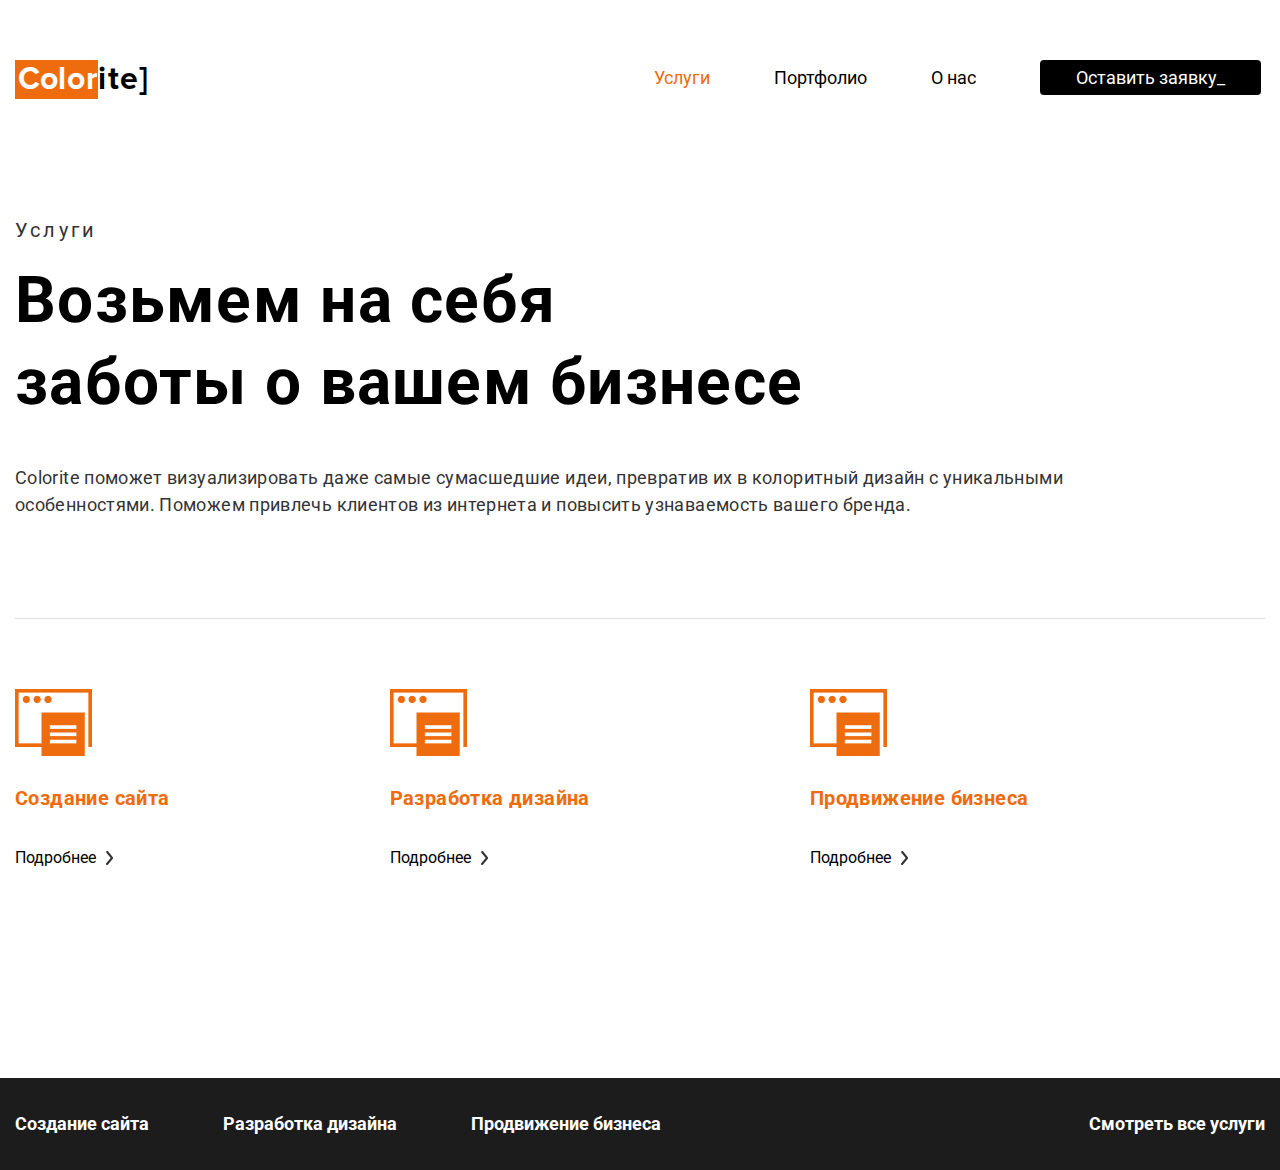
<file: services.html>
<!DOCTYPE html>
<html lang="en">

<head>
   <meta charset="UTF-8">
   <meta name="viewport" content="width=device-width, initial-scale=1.0">
   <title>Услуги</title>
   <link rel="stylesheet" href="css/aos.css">
   <link rel="stylesheet" href="css/swiper-bundle.css">
   <link rel="stylesheet" href="css/swiper-bundle.min.css">
   <link rel="stylesheet" href="css/normalize.css">
   <link rel="stylesheet" href="css/style.css">
   <link rel="shortcut icon" href="images/favicon.ico">
   <link href="https://fonts.googleapis.com/css2?family=Roboto:wght@300;400;500;700&display=swap" rel="stylesheet">
</head>

<body class="services_body">
   <header class="hide-effect">
      <div class="container">
         <div class="header_top">
            <div class="logo"><a href="index.html"><span class="logo_bg">Color</span>ite<span
                     class="blink_el">]</span></a></div>
            <nav>
               <input type="checkbox" id="burger">
               <label for="burger" class="burger_label">
                  <div class="burger_line"></div>
                  <div class="burger_line"></div>
                  <div class="burger_line"></div>
               </label>
               <ul class="nav_list">
                  <li class="nav_list-item"><a class="active_link" href="services.html">Услуги</a></li>
                  <li class="nav_list-item"><a href="portfolio.html">Портфолио</a></li>
                  <li class="nav_list-item"><a href="ourinfo.html">О нас</a></li>
                  <li class="nav_list-item"><a href="brif.html" class="head_btn" id="coop_btn">Оставить
                        заявку<span class="blink_el">_</span></a></li>
                  <li class="nav_list-item"><a href="brif.html" class="head_btn2" id="coop_btn-mob">Связаться</a>
                  </li>
                  <li class="nav_list-item">
                     <div class="socialnet">
                        <a href="https://www.behance.net/sotovdesign" class="behancesvg" target="_blank">
                           <svg width="50" height="31" viewBox="0 0 50 31" fill="none"
                              xmlns="http://www.w3.org/2000/svg">
                              <path
                                 d="M20.5705 13.9814C21.6081 13.4678 22.3925 12.8956 22.9301 12.2774C23.8864 11.1639 24.3583 9.68754 24.3583 7.85742C24.3583 6.0765 23.8864 4.55396 22.9426 3.27749C21.3675 1.19822 18.7016 0.133978 14.9325 0.0786133H0V30.0773H13.9231C15.492 30.0773 16.9452 29.945 18.2891 29.6744C19.6329 29.4006 20.7955 28.8993 21.78 28.1672C22.6551 27.5305 23.3864 26.74 23.9677 25.808C24.8865 24.3993 25.3459 22.8029 25.3459 21.0251C25.3459 19.3026 24.9428 17.8354 24.1427 16.6297C23.3332 15.424 22.1456 14.5412 20.5705 13.9814ZM6.1599 5.28909H12.8855C14.3637 5.28909 15.5826 5.44596 16.5389 5.75662C17.6453 6.20877 18.1984 7.12844 18.1984 8.53103C18.1984 9.78905 17.7765 10.6687 16.9421 11.1639C16.1014 11.6592 15.0107 11.9083 13.673 11.9083H6.1599V5.28909ZM16.7952 24.3439C16.0514 24.6976 15.0044 24.873 13.6637 24.873H6.1599V16.8727H13.7668C15.0919 16.8819 16.1233 17.0542 16.8608 17.3771C18.1734 17.9616 18.8266 19.0319 18.8266 20.5976C18.8266 22.4431 18.1516 23.6857 16.7952 24.3439Z"
                                 fill="#1C1C1C" />
                              <path d="M45.1946 1.47778H31.9529V5.21175H45.1946V1.47778Z" fill="#1C1C1C" />
                              <path
                                 d="M49.7947 16.2143C49.5197 14.4766 48.9134 12.9479 47.9695 11.6285C46.9351 10.1337 45.6224 9.03875 44.0254 8.34673C42.4347 7.65162 40.6439 7.30407 38.65 7.30715C35.3028 7.30715 32.5838 8.3375 30.4805 10.3828C28.3835 12.4343 27.3334 15.3839 27.3334 19.2285C27.3334 23.3283 28.4928 26.2902 30.8243 28.1079C33.1464 29.9287 35.8279 30.8361 38.8719 30.8361C42.5566 30.8361 45.4224 29.7565 47.4695 27.6035C48.779 26.2441 49.5197 24.9062 49.6822 23.5929H43.5816C43.2285 24.2418 42.8191 24.7493 42.3503 25.1184C41.5002 25.795 40.3939 26.1334 39.0375 26.1334C37.7468 26.1334 36.6529 25.8535 35.7403 25.2968C34.234 24.4048 33.4464 22.8424 33.3464 20.6187H49.9947C50.0197 18.7025 49.9572 17.2293 49.7947 16.2143ZM33.4964 16.7895C33.7152 15.347 34.2465 14.2028 35.0903 13.357C35.9341 12.5143 37.128 12.0898 38.6562 12.0867C40.0657 12.0867 41.2439 12.4835 42.2034 13.2801C43.1504 14.0829 43.6848 15.2485 43.7942 16.7895H33.4964Z"
                                 fill="#1C1C1C" />
                           </svg></a>

                        <a href="https://www.instagram.com/sotovdesign" class="instsvg" target="_blank">
                           <svg width="31" height="31" version="1.1" id="Capa_1" xmlns="http://www.w3.org/2000/svg"
                              xmlns:xlink="http://www.w3.org/1999/xlink" x="0px" y="0px" viewBox="0 0 512 512"
                              style="enable-background:new 0 0 512 512;" xml:space="preserve">
                              <g>
                                 <g>
                                    <path d="M352,0H160C71.648,0,0,71.648,0,160v192c0,88.352,71.648,160,160,160h192c88.352,0,160-71.648,160-160V160
                          C512,71.648,440.352,0,352,0z M464,352c0,61.76-50.24,112-112,112H160c-61.76,0-112-50.24-112-112V160C48,98.24,98.24,48,160,48
                          h192c61.76,0,112,50.24,112,112V352z" />
                                 </g>
                              </g>
                              <g>
                                 <g>
                                    <path
                                       d="M256,128c-70.688,0-128,57.312-128,128s57.312,128,128,128s128-57.312,128-128S326.688,128,256,128z M256,336
                          c-44.096,0-80-35.904-80-80c0-44.128,35.904-80,80-80s80,35.872,80,80C336,300.096,300.096,336,256,336z" />
                                 </g>
                              </g>
                              <g>
                                 <g>
                                    <circle cx="393.6" cy="118.4" r="17.056" />
                                 </g>
                              </g>
                              <g></g>
                              <g></g>
                              <g></g>
                              <g></g>
                              <g></g>
                              <g></g>
                              <g></g>
                              <g></g>
                              <g></g>
                              <g></g>
                              <g></g>
                              <g></g>
                              <g></g>
                              <g></g>
                              <g>
                              </g>
                           </svg>
                        </a>

                        <a href="https://dribbble.com/sotovdesign" class="drsvg" target="_blank">
                           <svg width="30" height="30" viewBox="0 0 30 30" fill="none"
                              xmlns="http://www.w3.org/2000/svg">
                              <path fill-rule="evenodd" clip-rule="evenodd"
                                 d="M15 0C6.7191 0 0 6.7191 0 15C0 23.2809 6.7191 30 15 30C23.2646 30 30 23.2809 30 15C30 6.7191 23.2646 0 15 0ZM24.9078 6.91431C26.6974 9.09435 27.7712 11.8764 27.8037 14.8861C27.3807 14.8048 23.1508 13.9425 18.8883 14.4794C18.7907 14.2679 18.7093 14.0401 18.6117 13.8124C18.3514 13.1941 18.0586 12.5597 17.7657 11.9577C22.4837 10.038 24.6312 7.27224 24.9078 6.91431ZM15 2.21258C18.2538 2.21258 21.231 3.43275 23.4924 5.43384C23.2646 5.75922 21.3286 8.346 16.7733 10.0542C14.6746 6.19848 12.3482 3.0423 11.9902 2.55423C12.9501 2.32646 13.9588 2.21258 15 2.21258ZM9.5499 3.41649C9.89154 3.87201 12.1692 7.04448 14.3004 10.8189C8.31345 12.4132 3.02604 12.3807 2.45662 12.3807C3.28632 8.41107 5.97072 5.10846 9.5499 3.41649ZM2.18004 15.0163C2.18004 14.8861 2.18004 14.756 2.18004 14.6258C2.73319 14.6421 8.94795 14.7234 15.3416 12.8037C15.7158 13.5195 16.0575 14.2516 16.3829 14.9837C16.2202 15.0326 16.0412 15.0814 15.8785 15.1301C9.27333 17.2614 5.75922 23.0857 5.46639 23.5738C3.43275 21.3124 2.18004 18.3026 2.18004 15.0163ZM15 27.82C12.0391 27.82 9.30585 26.8113 7.14207 25.1193C7.36986 24.6475 9.9729 19.6367 17.1963 17.115C17.2289 17.0987 17.2451 17.0987 17.2777 17.0824C19.0835 21.7516 19.8156 25.6724 20.0108 26.795C18.4653 27.462 16.7733 27.82 15 27.82ZM22.1421 25.6237C22.0119 24.8427 21.3287 21.1009 19.6529 16.4968C23.6714 15.8623 27.1855 16.9035 27.6247 17.0499C27.0716 20.6128 25.0217 23.6876 22.1421 25.6237Z"
                                 fill="black" />
                           </svg>
                        </a>
                     </div>
                  </li>

               </ul>
            </nav>
         </div>
      </div>
   </header>


   <section class="maininfo hide-effect">
      <div class="container">
         <div class="header_main">
            <div class="header_main-inner">
               <div class="header_main-txt">
                  <h4>Услуги</h4>
                  <h1>Возьмем на себя заботы
                     о вашем бизнесе</h1>
                  <p>Colorite поможет визуализировать даже самые сумасшедшие идеи, превратив их в колоритный дизайн с уникальными
                     особенностями. Поможем привлечь клиентов из интернета и повысить узнаваемость вашего бренда.</p>
               </div>
            </div>
         </div>
      </div>
   </section>

   <section class="services_body_list">
      <div class="container">
         <div class="services_inner">
            <div class="services_inner-item">
               <img src="images/services/1.png" height="67px" alt="service image">
               <h6>Создание сайта</h6>
               <a href="creating.html" class="link_inner">Подробнее
                  <svg width="9" height="16" viewBox="0 0 9 16" fill="none" xmlns="http://www.w3.org/2000/svg">
                     <path
                        d="M1.99999 15C1.76634 15.0005 1.5399 14.9191 1.35999 14.77C1.25873 14.6861 1.17503 14.583 1.11368 14.4666C1.05233 14.3503 1.01453 14.223 1.00245 14.092C0.990378 13.961 1.00426 13.8289 1.0433 13.7033C1.08235 13.5777 1.14579 13.4611 1.22999 13.36L5.70999 8L1.38999 2.63C1.30692 2.52771 1.24489 2.41002 1.20746 2.28368C1.17003 2.15734 1.15794 2.02485 1.17187 1.89382C1.18581 1.76279 1.22551 1.63581 1.28868 1.52017C1.35186 1.40454 1.43726 1.30252 1.53999 1.22C1.64346 1.12897 1.76462 1.0603 1.89588 1.01831C2.02715 0.976319 2.16567 0.961916 2.30276 0.976001C2.43986 0.990085 2.57256 1.03236 2.69254 1.10016C2.81252 1.16796 2.9172 1.25983 2.99999 1.37L7.82999 7.37C7.97707 7.54893 8.05748 7.77338 8.05748 8.005C8.05748 8.23663 7.97707 8.46107 7.82999 8.64L2.82999 14.64C2.72967 14.761 2.60224 14.8567 2.45803 14.9192C2.31382 14.9818 2.1569 15.0095 1.99999 15Z"
                        fill="#333333" />
                  </svg></a>
            </div>

            <div class="services_inner-item">
               <img src="images/services/1.png" height="67px" alt="service image">
               <h6>Разработка дизайна</h6>
               <a href="design.html" class="link_inner">Подробнее
                  <svg width="9" height="16" viewBox="0 0 9 16" fill="none" xmlns="http://www.w3.org/2000/svg">
                     <path
                        d="M1.99999 15C1.76634 15.0005 1.5399 14.9191 1.35999 14.77C1.25873 14.6861 1.17503 14.583 1.11368 14.4666C1.05233 14.3503 1.01453 14.223 1.00245 14.092C0.990378 13.961 1.00426 13.8289 1.0433 13.7033C1.08235 13.5777 1.14579 13.4611 1.22999 13.36L5.70999 8L1.38999 2.63C1.30692 2.52771 1.24489 2.41002 1.20746 2.28368C1.17003 2.15734 1.15794 2.02485 1.17187 1.89382C1.18581 1.76279 1.22551 1.63581 1.28868 1.52017C1.35186 1.40454 1.43726 1.30252 1.53999 1.22C1.64346 1.12897 1.76462 1.0603 1.89588 1.01831C2.02715 0.976319 2.16567 0.961916 2.30276 0.976001C2.43986 0.990085 2.57256 1.03236 2.69254 1.10016C2.81252 1.16796 2.9172 1.25983 2.99999 1.37L7.82999 7.37C7.97707 7.54893 8.05748 7.77338 8.05748 8.005C8.05748 8.23663 7.97707 8.46107 7.82999 8.64L2.82999 14.64C2.72967 14.761 2.60224 14.8567 2.45803 14.9192C2.31382 14.9818 2.1569 15.0095 1.99999 15Z"
                        fill="#333333" />
                  </svg></a>
            </div>


            <div class="services_inner-item">
               <img src="images/services/1.png" height="67px" alt="service image">
               <h6>Продвижение бизнеса</h6>
               <a href="promotion.html" class="link_inner">Подробнее
                  <svg width="9" height="16" viewBox="0 0 9 16" fill="none" xmlns="http://www.w3.org/2000/svg">
                     <path
                        d="M1.99999 15C1.76634 15.0005 1.5399 14.9191 1.35999 14.77C1.25873 14.6861 1.17503 14.583 1.11368 14.4666C1.05233 14.3503 1.01453 14.223 1.00245 14.092C0.990378 13.961 1.00426 13.8289 1.0433 13.7033C1.08235 13.5777 1.14579 13.4611 1.22999 13.36L5.70999 8L1.38999 2.63C1.30692 2.52771 1.24489 2.41002 1.20746 2.28368C1.17003 2.15734 1.15794 2.02485 1.17187 1.89382C1.18581 1.76279 1.22551 1.63581 1.28868 1.52017C1.35186 1.40454 1.43726 1.30252 1.53999 1.22C1.64346 1.12897 1.76462 1.0603 1.89588 1.01831C2.02715 0.976319 2.16567 0.961916 2.30276 0.976001C2.43986 0.990085 2.57256 1.03236 2.69254 1.10016C2.81252 1.16796 2.9172 1.25983 2.99999 1.37L7.82999 7.37C7.97707 7.54893 8.05748 7.77338 8.05748 8.005C8.05748 8.23663 7.97707 8.46107 7.82999 8.64L2.82999 14.64C2.72967 14.761 2.60224 14.8567 2.45803 14.9192C2.31382 14.9818 2.1569 15.0095 1.99999 15Z"
                        fill="#333333" />
                  </svg></a>
            </div>



         </div>
      </div>
   </section>





   <footer class="hide-effect">
      <div class="container">
         <div class="contacts_footer">
            <h5>Контакты</h5>
            <div class="contacts_footer-items">
               <a class="our_mail" href="mailto:colorite-dev@mail.ru">colorite-dev@mail.ru</a>
               <a class="phone" href="tel:87711324449">+7 (771) 132 4449</a>

               <div class="socialnet">
                  <a href="https://www.behance.net/sotovdesign" class="behancesvg" target="_blank"><svg width="50"
                        height="31" viewBox="0 0 50 31" fill="none" xmlns="http://www.w3.org/2000/svg">
                        <path
                           d="M20.5705 13.9814C21.6081 13.4678 22.3925 12.8956 22.9301 12.2774C23.8864 11.1639 24.3583 9.68754 24.3583 7.85742C24.3583 6.0765 23.8864 4.55396 22.9426 3.27749C21.3675 1.19822 18.7016 0.133978 14.9325 0.0786133H0V30.0773H13.9231C15.492 30.0773 16.9452 29.945 18.2891 29.6744C19.6329 29.4006 20.7955 28.8993 21.78 28.1672C22.6551 27.5305 23.3864 26.74 23.9677 25.808C24.8865 24.3993 25.3459 22.8029 25.3459 21.0251C25.3459 19.3026 24.9428 17.8354 24.1427 16.6297C23.3332 15.424 22.1456 14.5412 20.5705 13.9814ZM6.1599 5.28909H12.8855C14.3637 5.28909 15.5826 5.44596 16.5389 5.75662C17.6453 6.20877 18.1984 7.12844 18.1984 8.53103C18.1984 9.78905 17.7765 10.6687 16.9421 11.1639C16.1014 11.6592 15.0107 11.9083 13.673 11.9083H6.1599V5.28909ZM16.7952 24.3439C16.0514 24.6976 15.0044 24.873 13.6637 24.873H6.1599V16.8727H13.7668C15.0919 16.8819 16.1233 17.0542 16.8608 17.3771C18.1734 17.9616 18.8266 19.0319 18.8266 20.5976C18.8266 22.4431 18.1516 23.6857 16.7952 24.3439Z"
                           fill="#1C1C1C" />
                        <path d="M45.1946 1.47778H31.9529V5.21175H45.1946V1.47778Z" fill="#1C1C1C" />
                        <path
                           d="M49.7947 16.2143C49.5197 14.4766 48.9134 12.9479 47.9695 11.6285C46.9351 10.1337 45.6224 9.03875 44.0254 8.34673C42.4347 7.65162 40.6439 7.30407 38.65 7.30715C35.3028 7.30715 32.5838 8.3375 30.4805 10.3828C28.3835 12.4343 27.3334 15.3839 27.3334 19.2285C27.3334 23.3283 28.4928 26.2902 30.8243 28.1079C33.1464 29.9287 35.8279 30.8361 38.8719 30.8361C42.5566 30.8361 45.4224 29.7565 47.4695 27.6035C48.779 26.2441 49.5197 24.9062 49.6822 23.5929H43.5816C43.2285 24.2418 42.8191 24.7493 42.3503 25.1184C41.5002 25.795 40.3939 26.1334 39.0375 26.1334C37.7468 26.1334 36.6529 25.8535 35.7403 25.2968C34.234 24.4048 33.4464 22.8424 33.3464 20.6187H49.9947C50.0197 18.7025 49.9572 17.2293 49.7947 16.2143ZM33.4964 16.7895C33.7152 15.347 34.2465 14.2028 35.0903 13.357C35.9341 12.5143 37.128 12.0898 38.6562 12.0867C40.0657 12.0867 41.2439 12.4835 42.2034 13.2801C43.1504 14.0829 43.6848 15.2485 43.7942 16.7895H33.4964Z"
                           fill="#1C1C1C" />
                     </svg></a>

                  <a href="https://www.instagram.com/sotovdesign" class="instsvg" target="_blank">
                     <svg width="31" height="31" version="1.1" id="Capa_1" xmlns="http://www.w3.org/2000/svg"
                        xmlns:xlink="http://www.w3.org/1999/xlink" x="0px" y="0px" viewBox="0 0 512 512"
                        style="enable-background:new 0 0 512 512;" xml:space="preserve">
                        <g>
                           <g>
                              <path d="M352,0H160C71.648,0,0,71.648,0,160v192c0,88.352,71.648,160,160,160h192c88.352,0,160-71.648,160-160V160
                          C512,71.648,440.352,0,352,0z M464,352c0,61.76-50.24,112-112,112H160c-61.76,0-112-50.24-112-112V160C48,98.24,98.24,48,160,48
                          h192c61.76,0,112,50.24,112,112V352z" />
                           </g>
                        </g>
                        <g>
                           <g>
                              <path
                                 d="M256,128c-70.688,0-128,57.312-128,128s57.312,128,128,128s128-57.312,128-128S326.688,128,256,128z M256,336
                          c-44.096,0-80-35.904-80-80c0-44.128,35.904-80,80-80s80,35.872,80,80C336,300.096,300.096,336,256,336z" />
                           </g>
                        </g>
                        <g>
                           <g>
                              <circle cx="393.6" cy="118.4" r="17.056" />
                           </g>
                        </g>
                        <g></g>
                        <g></g>
                        <g></g>
                        <g></g>
                        <g></g>
                        <g></g>
                        <g></g>
                        <g></g>
                        <g></g>
                        <g></g>
                        <g></g>
                        <g></g>
                        <g></g>
                        <g></g>
                        <g>
                        </g>
                     </svg>
                  </a>

                  <a href="https://dribbble.com/sotovdesign" class="drsvg" target="_blank">
                     <svg width="30" height="30" viewBox="0 0 30 30" fill="none" xmlns="http://www.w3.org/2000/svg">
                        <path fill-rule="evenodd" clip-rule="evenodd"
                           d="M15 0C6.7191 0 0 6.7191 0 15C0 23.2809 6.7191 30 15 30C23.2646 30 30 23.2809 30 15C30 6.7191 23.2646 0 15 0ZM24.9078 6.91431C26.6974 9.09435 27.7712 11.8764 27.8037 14.8861C27.3807 14.8048 23.1508 13.9425 18.8883 14.4794C18.7907 14.2679 18.7093 14.0401 18.6117 13.8124C18.3514 13.1941 18.0586 12.5597 17.7657 11.9577C22.4837 10.038 24.6312 7.27224 24.9078 6.91431ZM15 2.21258C18.2538 2.21258 21.231 3.43275 23.4924 5.43384C23.2646 5.75922 21.3286 8.346 16.7733 10.0542C14.6746 6.19848 12.3482 3.0423 11.9902 2.55423C12.9501 2.32646 13.9588 2.21258 15 2.21258ZM9.5499 3.41649C9.89154 3.87201 12.1692 7.04448 14.3004 10.8189C8.31345 12.4132 3.02604 12.3807 2.45662 12.3807C3.28632 8.41107 5.97072 5.10846 9.5499 3.41649ZM2.18004 15.0163C2.18004 14.8861 2.18004 14.756 2.18004 14.6258C2.73319 14.6421 8.94795 14.7234 15.3416 12.8037C15.7158 13.5195 16.0575 14.2516 16.3829 14.9837C16.2202 15.0326 16.0412 15.0814 15.8785 15.1301C9.27333 17.2614 5.75922 23.0857 5.46639 23.5738C3.43275 21.3124 2.18004 18.3026 2.18004 15.0163ZM15 27.82C12.0391 27.82 9.30585 26.8113 7.14207 25.1193C7.36986 24.6475 9.9729 19.6367 17.1963 17.115C17.2289 17.0987 17.2451 17.0987 17.2777 17.0824C19.0835 21.7516 19.8156 25.6724 20.0108 26.795C18.4653 27.462 16.7733 27.82 15 27.82ZM22.1421 25.6237C22.0119 24.8427 21.3287 21.1009 19.6529 16.4968C23.6714 15.8623 27.1855 16.9035 27.6247 17.0499C27.0716 20.6128 25.0217 23.6876 22.1421 25.6237Z"
                           fill="black" />
                     </svg>
                  </a>
               </div>
            </div>

         </div>
         <div class="footer_inner">
            <div class="footer_left">
               <a href="creating.html">Создание сайта</a>
               <a href="design.html">Разработка дизайна</a>
               <a href="promotion.html">Продвижение бизнеса</a>
            </div>
            <div class="footer_right">
               <a href="services.html">Смотреть все услуги</a>
            </div>
         </div>
      </div>
   </footer>



   <script src="js/aos.js"></script>
   <script src="js/jquery-3.5.1.min.js"></script>
   <script src="js/swiper-bundle.min.js"></script>
   <script src="js/masonry.pkgd.min.js"></script>
   <script src="js/jquery.mask.js"></script>
   <script>
      AOS.init();
   </script>
   <script src="js/main.js"></script>

</body>


</html>
</file>
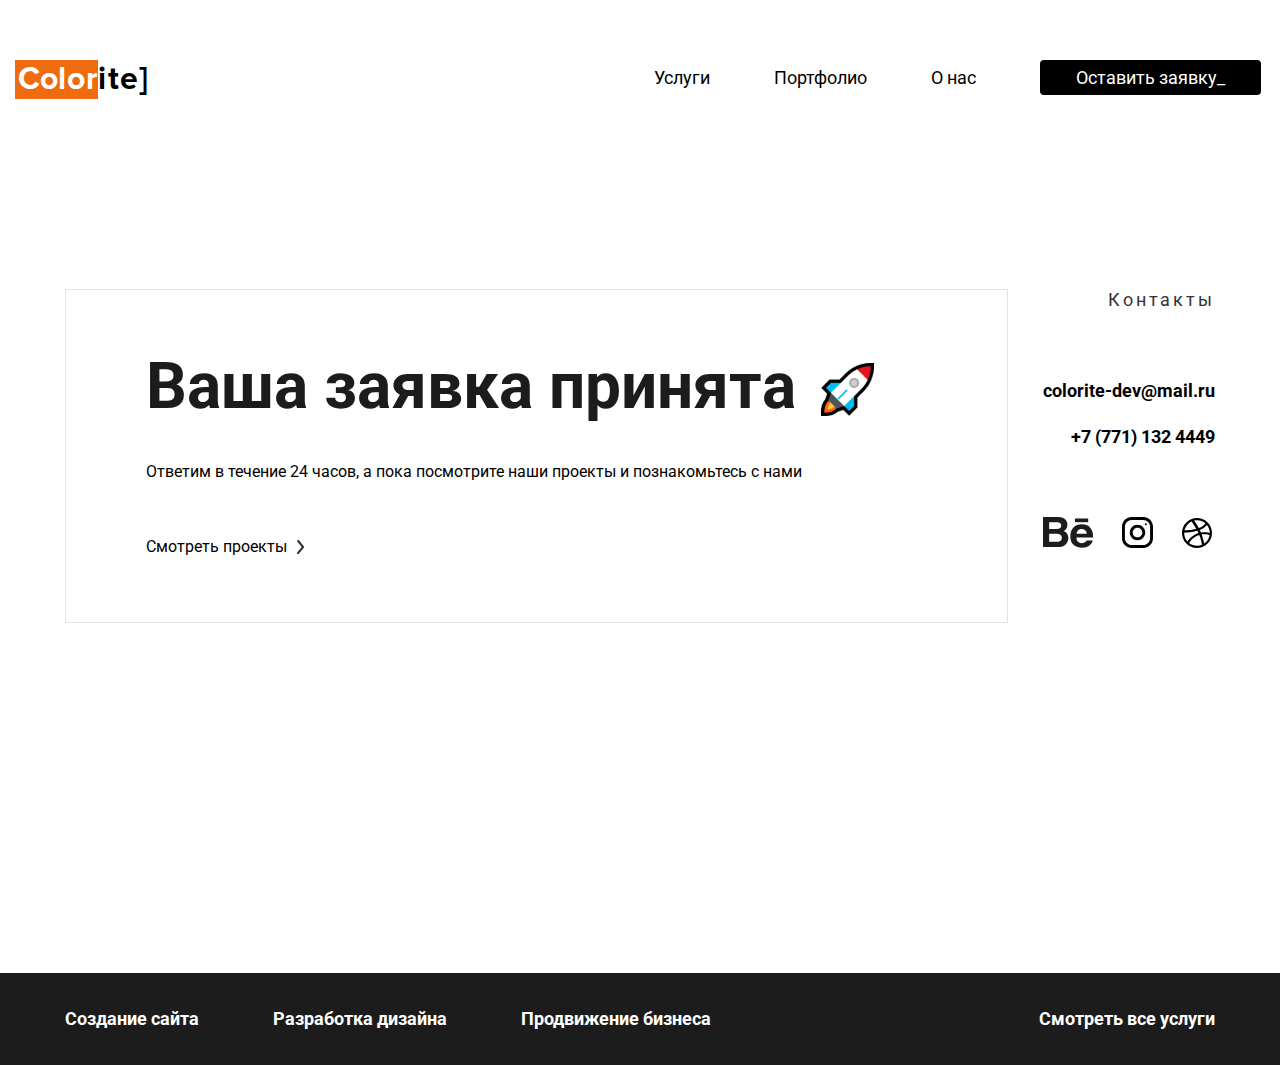
<file: thanks.html>
<!DOCTYPE html>
<html lang="en">

<head>
   <meta charset="UTF-8">
   <meta name="viewport" content="width=device-width, initial-scale=1.0">
   <title>Colorite</title>
   <link rel="stylesheet" href="css/aos.css">
   <link rel="stylesheet" href="css/swiper-bundle.css">
   <link rel="stylesheet" href="css/swiper-bundle.min.css">
   <link rel="stylesheet" href="css/normalize.css">
   <link rel="stylesheet" href="css/style.css">
   <link rel="shortcut icon" href="images/favicon.ico">
   <link href="https://fonts.googleapis.com/css2?family=Roboto:wght@300;400;500;700&display=swap" rel="stylesheet">
</head>

<body class="thanks_body">
   <header class="hide-effect">
      <div class="container">
         <div class="header_top">
            <div class="logo"><a href="index.html"><span class="logo_bg">Color</span>ite<span
                     class="blink_el">]</span></a></div>
            <nav>
               <input type="checkbox" id="burger">
               <label for="burger" class="burger_label">
                  <div class="burger_line"></div>
                  <div class="burger_line"></div>
                  <div class="burger_line"></div>
               </label>
               <ul class="nav_list">
                  <li class="nav_list-item"><a href="services.html">Услуги</a></li>
                  <li class="nav_list-item"><a href="portfolio.html">Портфолио</a></li>
                  <li class="nav_list-item"><a href="ourinfo.html">О нас</a></li>
                  <li class="nav_list-item"><a href="brif.html" class="head_btn" id="coop_btn">Оставить
                        заявку<span class="blink_el">_</span></a></li>
                  <li class="nav_list-item"><a href="brif.html" class="head_btn2" id="coop_btn-mob">Связаться</a>
                  </li>
                  <li class="nav_list-item">
                     <div class="socialnet">
                        <a href="https://www.behance.net/sotovdesign" class="behancesvg" target="_blank">
                           <svg width="50" height="31" viewBox="0 0 50 31" fill="none"
                              xmlns="http://www.w3.org/2000/svg">
                              <path
                                 d="M20.5705 13.9814C21.6081 13.4678 22.3925 12.8956 22.9301 12.2774C23.8864 11.1639 24.3583 9.68754 24.3583 7.85742C24.3583 6.0765 23.8864 4.55396 22.9426 3.27749C21.3675 1.19822 18.7016 0.133978 14.9325 0.0786133H0V30.0773H13.9231C15.492 30.0773 16.9452 29.945 18.2891 29.6744C19.6329 29.4006 20.7955 28.8993 21.78 28.1672C22.6551 27.5305 23.3864 26.74 23.9677 25.808C24.8865 24.3993 25.3459 22.8029 25.3459 21.0251C25.3459 19.3026 24.9428 17.8354 24.1427 16.6297C23.3332 15.424 22.1456 14.5412 20.5705 13.9814ZM6.1599 5.28909H12.8855C14.3637 5.28909 15.5826 5.44596 16.5389 5.75662C17.6453 6.20877 18.1984 7.12844 18.1984 8.53103C18.1984 9.78905 17.7765 10.6687 16.9421 11.1639C16.1014 11.6592 15.0107 11.9083 13.673 11.9083H6.1599V5.28909ZM16.7952 24.3439C16.0514 24.6976 15.0044 24.873 13.6637 24.873H6.1599V16.8727H13.7668C15.0919 16.8819 16.1233 17.0542 16.8608 17.3771C18.1734 17.9616 18.8266 19.0319 18.8266 20.5976C18.8266 22.4431 18.1516 23.6857 16.7952 24.3439Z"
                                 fill="#1C1C1C" />
                              <path d="M45.1946 1.47778H31.9529V5.21175H45.1946V1.47778Z" fill="#1C1C1C" />
                              <path
                                 d="M49.7947 16.2143C49.5197 14.4766 48.9134 12.9479 47.9695 11.6285C46.9351 10.1337 45.6224 9.03875 44.0254 8.34673C42.4347 7.65162 40.6439 7.30407 38.65 7.30715C35.3028 7.30715 32.5838 8.3375 30.4805 10.3828C28.3835 12.4343 27.3334 15.3839 27.3334 19.2285C27.3334 23.3283 28.4928 26.2902 30.8243 28.1079C33.1464 29.9287 35.8279 30.8361 38.8719 30.8361C42.5566 30.8361 45.4224 29.7565 47.4695 27.6035C48.779 26.2441 49.5197 24.9062 49.6822 23.5929H43.5816C43.2285 24.2418 42.8191 24.7493 42.3503 25.1184C41.5002 25.795 40.3939 26.1334 39.0375 26.1334C37.7468 26.1334 36.6529 25.8535 35.7403 25.2968C34.234 24.4048 33.4464 22.8424 33.3464 20.6187H49.9947C50.0197 18.7025 49.9572 17.2293 49.7947 16.2143ZM33.4964 16.7895C33.7152 15.347 34.2465 14.2028 35.0903 13.357C35.9341 12.5143 37.128 12.0898 38.6562 12.0867C40.0657 12.0867 41.2439 12.4835 42.2034 13.2801C43.1504 14.0829 43.6848 15.2485 43.7942 16.7895H33.4964Z"
                                 fill="#1C1C1C" />
                           </svg></a>

                        <a href="https://www.instagram.com/sotovdesign" class="instsvg" target="_blank">
                           <svg width="31" height="31" version="1.1" id="Capa_1" xmlns="http://www.w3.org/2000/svg"
                              xmlns:xlink="http://www.w3.org/1999/xlink" x="0px" y="0px" viewBox="0 0 512 512"
                              style="enable-background:new 0 0 512 512;" xml:space="preserve">
                              <g>
                                 <g>
                                    <path d="M352,0H160C71.648,0,0,71.648,0,160v192c0,88.352,71.648,160,160,160h192c88.352,0,160-71.648,160-160V160
                             C512,71.648,440.352,0,352,0z M464,352c0,61.76-50.24,112-112,112H160c-61.76,0-112-50.24-112-112V160C48,98.24,98.24,48,160,48
                             h192c61.76,0,112,50.24,112,112V352z" />
                                 </g>
                              </g>
                              <g>
                                 <g>
                                    <path
                                       d="M256,128c-70.688,0-128,57.312-128,128s57.312,128,128,128s128-57.312,128-128S326.688,128,256,128z M256,336
                             c-44.096,0-80-35.904-80-80c0-44.128,35.904-80,80-80s80,35.872,80,80C336,300.096,300.096,336,256,336z" />
                                 </g>
                              </g>
                              <g>
                                 <g>
                                    <circle cx="393.6" cy="118.4" r="17.056" />
                                 </g>
                              </g>
                              <g></g>
                              <g></g>
                              <g></g>
                              <g></g>
                              <g></g>
                              <g></g>
                              <g></g>
                              <g></g>
                              <g></g>
                              <g></g>
                              <g></g>
                              <g></g>
                              <g></g>
                              <g></g>
                              <g>
                              </g>
                           </svg>
                        </a>

                        <a href="https://dribbble.com/sotovdesign" class="drsvg" target="_blank">
                           <svg width="30" height="30" viewBox="0 0 30 30" fill="none"
                              xmlns="http://www.w3.org/2000/svg">
                              <path fill-rule="evenodd" clip-rule="evenodd"
                                 d="M15 0C6.7191 0 0 6.7191 0 15C0 23.2809 6.7191 30 15 30C23.2646 30 30 23.2809 30 15C30 6.7191 23.2646 0 15 0ZM24.9078 6.91431C26.6974 9.09435 27.7712 11.8764 27.8037 14.8861C27.3807 14.8048 23.1508 13.9425 18.8883 14.4794C18.7907 14.2679 18.7093 14.0401 18.6117 13.8124C18.3514 13.1941 18.0586 12.5597 17.7657 11.9577C22.4837 10.038 24.6312 7.27224 24.9078 6.91431ZM15 2.21258C18.2538 2.21258 21.231 3.43275 23.4924 5.43384C23.2646 5.75922 21.3286 8.346 16.7733 10.0542C14.6746 6.19848 12.3482 3.0423 11.9902 2.55423C12.9501 2.32646 13.9588 2.21258 15 2.21258ZM9.5499 3.41649C9.89154 3.87201 12.1692 7.04448 14.3004 10.8189C8.31345 12.4132 3.02604 12.3807 2.45662 12.3807C3.28632 8.41107 5.97072 5.10846 9.5499 3.41649ZM2.18004 15.0163C2.18004 14.8861 2.18004 14.756 2.18004 14.6258C2.73319 14.6421 8.94795 14.7234 15.3416 12.8037C15.7158 13.5195 16.0575 14.2516 16.3829 14.9837C16.2202 15.0326 16.0412 15.0814 15.8785 15.1301C9.27333 17.2614 5.75922 23.0857 5.46639 23.5738C3.43275 21.3124 2.18004 18.3026 2.18004 15.0163ZM15 27.82C12.0391 27.82 9.30585 26.8113 7.14207 25.1193C7.36986 24.6475 9.9729 19.6367 17.1963 17.115C17.2289 17.0987 17.2451 17.0987 17.2777 17.0824C19.0835 21.7516 19.8156 25.6724 20.0108 26.795C18.4653 27.462 16.7733 27.82 15 27.82ZM22.1421 25.6237C22.0119 24.8427 21.3287 21.1009 19.6529 16.4968C23.6714 15.8623 27.1855 16.9035 27.6247 17.0499C27.0716 20.6128 25.0217 23.6876 22.1421 25.6237Z"
                                 fill="black" />
                           </svg>
                        </a>
                     </div>
                  </li>

               </ul>
            </nav>
         </div>

      </div>

   </header>




   <section class="thanks-inner">
      <div class="container2">
         <section class="coopandcont">
            <div class="modalcoop">
               <h2>Ваша заявка принята<img src="images/modalimg.png"></h2>
               <p>Ответим в течение 24 часов, а пока посмотрите наши проекты и
                  познакомьтесь с нами</p>
               <a href="portfolio.html" class="link_inner">Смотреть проекты
                  <svg width="9" height="16" viewBox="0 0 9 16" fill="none" xmlns="http://www.w3.org/2000/svg">
                     <path d="M1.99999 15C1.76634 15.0005 1.5399 14.9191 1.35999 14.77C1.25873 14.6861 1.17503 14.583 1.11368 14.4666C1.05233 14.3503 1.01453 14.223 1.00245 14.092C0.990378 13.961 1.00426 13.8289 1.0433 13.7033C1.08235 13.5777 1.14579 13.4611 1.22999 13.36L5.70999 8L1.38999 2.63C1.30692 2.52771 1.24489 2.41002 1.20746 2.28368C1.17003 2.15734 1.15794 2.02485 1.17187 1.89382C1.18581 1.76279 1.22551 1.63581 1.28868 1.52017C1.35186 1.40454 1.43726 1.30252 1.53999 1.22C1.64346 1.12897 1.76462 1.0603 1.89588 1.01831C2.02715 0.976319 2.16567 0.961916 2.30276 0.976001C2.43986 0.990085 2.57256 1.03236 2.69254 1.10016C2.81252 1.16796 2.9172 1.25983 2.99999 1.37L7.82999 7.37C7.97707 7.54893 8.05748 7.77338 8.05748 8.005C8.05748 8.23663 7.97707 8.46107 7.82999 8.64L2.82999 14.64C2.72967 14.761 2.60224 14.8567 2.45803 14.9192C2.31382 14.9818 2.1569 15.0095 1.99999 15Z" fill="#333333"></path>
                  </svg>
               </a>
         </div>
         <section class="contacts">
            <h5>Контакты</h5>
            <a class="our_mail" href="mailto:colorite-dev@mail.ru">colorite-dev@mail.ru</a>
            <a class="phone" href="tel:87711324449">+7 (771) 132 4449</a>

            <div class="socialnet">
               <a href="https://www.behance.net/sotovdesign" class="behancesvg" target="_blank"><svg width="50"
                     height="31" viewBox="0 0 50 31" fill="none" xmlns="http://www.w3.org/2000/svg">
                     <path
                        d="M20.5705 13.9814C21.6081 13.4678 22.3925 12.8956 22.9301 12.2774C23.8864 11.1639 24.3583 9.68754 24.3583 7.85742C24.3583 6.0765 23.8864 4.55396 22.9426 3.27749C21.3675 1.19822 18.7016 0.133978 14.9325 0.0786133H0V30.0773H13.9231C15.492 30.0773 16.9452 29.945 18.2891 29.6744C19.6329 29.4006 20.7955 28.8993 21.78 28.1672C22.6551 27.5305 23.3864 26.74 23.9677 25.808C24.8865 24.3993 25.3459 22.8029 25.3459 21.0251C25.3459 19.3026 24.9428 17.8354 24.1427 16.6297C23.3332 15.424 22.1456 14.5412 20.5705 13.9814ZM6.1599 5.28909H12.8855C14.3637 5.28909 15.5826 5.44596 16.5389 5.75662C17.6453 6.20877 18.1984 7.12844 18.1984 8.53103C18.1984 9.78905 17.7765 10.6687 16.9421 11.1639C16.1014 11.6592 15.0107 11.9083 13.673 11.9083H6.1599V5.28909ZM16.7952 24.3439C16.0514 24.6976 15.0044 24.873 13.6637 24.873H6.1599V16.8727H13.7668C15.0919 16.8819 16.1233 17.0542 16.8608 17.3771C18.1734 17.9616 18.8266 19.0319 18.8266 20.5976C18.8266 22.4431 18.1516 23.6857 16.7952 24.3439Z"
                        fill="#1C1C1C" />
                     <path d="M45.1946 1.47778H31.9529V5.21175H45.1946V1.47778Z" fill="#1C1C1C" />
                     <path
                        d="M49.7947 16.2143C49.5197 14.4766 48.9134 12.9479 47.9695 11.6285C46.9351 10.1337 45.6224 9.03875 44.0254 8.34673C42.4347 7.65162 40.6439 7.30407 38.65 7.30715C35.3028 7.30715 32.5838 8.3375 30.4805 10.3828C28.3835 12.4343 27.3334 15.3839 27.3334 19.2285C27.3334 23.3283 28.4928 26.2902 30.8243 28.1079C33.1464 29.9287 35.8279 30.8361 38.8719 30.8361C42.5566 30.8361 45.4224 29.7565 47.4695 27.6035C48.779 26.2441 49.5197 24.9062 49.6822 23.5929H43.5816C43.2285 24.2418 42.8191 24.7493 42.3503 25.1184C41.5002 25.795 40.3939 26.1334 39.0375 26.1334C37.7468 26.1334 36.6529 25.8535 35.7403 25.2968C34.234 24.4048 33.4464 22.8424 33.3464 20.6187H49.9947C50.0197 18.7025 49.9572 17.2293 49.7947 16.2143ZM33.4964 16.7895C33.7152 15.347 34.2465 14.2028 35.0903 13.357C35.9341 12.5143 37.128 12.0898 38.6562 12.0867C40.0657 12.0867 41.2439 12.4835 42.2034 13.2801C43.1504 14.0829 43.6848 15.2485 43.7942 16.7895H33.4964Z"
                        fill="#1C1C1C" />
                  </svg></a>

               <a href="https://www.instagram.com/sotovdesign" class="instsvg" target="_blank">
                  <svg width="31" height="31" version="1.1" id="Capa_1" xmlns="http://www.w3.org/2000/svg"
                     xmlns:xlink="http://www.w3.org/1999/xlink" x="0px" y="0px" viewBox="0 0 512 512"
                     style="enable-background:new 0 0 512 512;" xml:space="preserve">
                     <g>
                        <g>
                           <path d="M352,0H160C71.648,0,0,71.648,0,160v192c0,88.352,71.648,160,160,160h192c88.352,0,160-71.648,160-160V160
                          C512,71.648,440.352,0,352,0z M464,352c0,61.76-50.24,112-112,112H160c-61.76,0-112-50.24-112-112V160C48,98.24,98.24,48,160,48
                          h192c61.76,0,112,50.24,112,112V352z" />
                        </g>
                     </g>
                     <g>
                        <g>
                           <path
                              d="M256,128c-70.688,0-128,57.312-128,128s57.312,128,128,128s128-57.312,128-128S326.688,128,256,128z M256,336
                          c-44.096,0-80-35.904-80-80c0-44.128,35.904-80,80-80s80,35.872,80,80C336,300.096,300.096,336,256,336z" />
                        </g>
                     </g>
                     <g>
                        <g>
                           <circle cx="393.6" cy="118.4" r="17.056" />
                        </g>
                     </g>
                     <g></g>
                     <g></g>
                     <g></g>
                     <g></g>
                     <g></g>
                     <g></g>
                     <g></g>
                     <g></g>
                     <g></g>
                     <g></g>
                     <g></g>
                     <g></g>
                     <g></g>
                     <g></g>
                     <g>
                     </g>
                  </svg>
               </a>

               <a href="https://dribbble.com/sotovdesign" class="drsvg" target="_blank">
                  <svg width="30" height="30" viewBox="0 0 30 30" fill="none" xmlns="http://www.w3.org/2000/svg">
                     <path fill-rule="evenodd" clip-rule="evenodd"
                        d="M15 0C6.7191 0 0 6.7191 0 15C0 23.2809 6.7191 30 15 30C23.2646 30 30 23.2809 30 15C30 6.7191 23.2646 0 15 0ZM24.9078 6.91431C26.6974 9.09435 27.7712 11.8764 27.8037 14.8861C27.3807 14.8048 23.1508 13.9425 18.8883 14.4794C18.7907 14.2679 18.7093 14.0401 18.6117 13.8124C18.3514 13.1941 18.0586 12.5597 17.7657 11.9577C22.4837 10.038 24.6312 7.27224 24.9078 6.91431ZM15 2.21258C18.2538 2.21258 21.231 3.43275 23.4924 5.43384C23.2646 5.75922 21.3286 8.346 16.7733 10.0542C14.6746 6.19848 12.3482 3.0423 11.9902 2.55423C12.9501 2.32646 13.9588 2.21258 15 2.21258ZM9.5499 3.41649C9.89154 3.87201 12.1692 7.04448 14.3004 10.8189C8.31345 12.4132 3.02604 12.3807 2.45662 12.3807C3.28632 8.41107 5.97072 5.10846 9.5499 3.41649ZM2.18004 15.0163C2.18004 14.8861 2.18004 14.756 2.18004 14.6258C2.73319 14.6421 8.94795 14.7234 15.3416 12.8037C15.7158 13.5195 16.0575 14.2516 16.3829 14.9837C16.2202 15.0326 16.0412 15.0814 15.8785 15.1301C9.27333 17.2614 5.75922 23.0857 5.46639 23.5738C3.43275 21.3124 2.18004 18.3026 2.18004 15.0163ZM15 27.82C12.0391 27.82 9.30585 26.8113 7.14207 25.1193C7.36986 24.6475 9.9729 19.6367 17.1963 17.115C17.2289 17.0987 17.2451 17.0987 17.2777 17.0824C19.0835 21.7516 19.8156 25.6724 20.0108 26.795C18.4653 27.462 16.7733 27.82 15 27.82ZM22.1421 25.6237C22.0119 24.8427 21.3287 21.1009 19.6529 16.4968C23.6714 15.8623 27.1855 16.9035 27.6247 17.0499C27.0716 20.6128 25.0217 23.6876 22.1421 25.6237Z"
                        fill="black" />
                  </svg>
               </a>
            </div>

         </section>
         </section>

      </div>
   </section>




   <footer class="hide-effect">
      <div class="container2">
         <div class="contacts_footer">
            <h5>Контакты</h5>
            <div class="contacts_footer-items">
               <a class="our_mail" href="mailto:colorite-dev@mail.ru">colorite-dev@mail.ru</a>
               <a class="phone" href="tel:87711324449">+7 (771) 132 4449</a>

               <div class="socialnet">
                  <a href="https://www.behance.net/sotovdesign" class="behancesvg" target="_blank"><svg width="50"
                        height="31" viewBox="0 0 50 31" fill="none" xmlns="http://www.w3.org/2000/svg">
                        <path
                           d="M20.5705 13.9814C21.6081 13.4678 22.3925 12.8956 22.9301 12.2774C23.8864 11.1639 24.3583 9.68754 24.3583 7.85742C24.3583 6.0765 23.8864 4.55396 22.9426 3.27749C21.3675 1.19822 18.7016 0.133978 14.9325 0.0786133H0V30.0773H13.9231C15.492 30.0773 16.9452 29.945 18.2891 29.6744C19.6329 29.4006 20.7955 28.8993 21.78 28.1672C22.6551 27.5305 23.3864 26.74 23.9677 25.808C24.8865 24.3993 25.3459 22.8029 25.3459 21.0251C25.3459 19.3026 24.9428 17.8354 24.1427 16.6297C23.3332 15.424 22.1456 14.5412 20.5705 13.9814ZM6.1599 5.28909H12.8855C14.3637 5.28909 15.5826 5.44596 16.5389 5.75662C17.6453 6.20877 18.1984 7.12844 18.1984 8.53103C18.1984 9.78905 17.7765 10.6687 16.9421 11.1639C16.1014 11.6592 15.0107 11.9083 13.673 11.9083H6.1599V5.28909ZM16.7952 24.3439C16.0514 24.6976 15.0044 24.873 13.6637 24.873H6.1599V16.8727H13.7668C15.0919 16.8819 16.1233 17.0542 16.8608 17.3771C18.1734 17.9616 18.8266 19.0319 18.8266 20.5976C18.8266 22.4431 18.1516 23.6857 16.7952 24.3439Z"
                           fill="#1C1C1C" />
                        <path d="M45.1946 1.47778H31.9529V5.21175H45.1946V1.47778Z" fill="#1C1C1C" />
                        <path
                           d="M49.7947 16.2143C49.5197 14.4766 48.9134 12.9479 47.9695 11.6285C46.9351 10.1337 45.6224 9.03875 44.0254 8.34673C42.4347 7.65162 40.6439 7.30407 38.65 7.30715C35.3028 7.30715 32.5838 8.3375 30.4805 10.3828C28.3835 12.4343 27.3334 15.3839 27.3334 19.2285C27.3334 23.3283 28.4928 26.2902 30.8243 28.1079C33.1464 29.9287 35.8279 30.8361 38.8719 30.8361C42.5566 30.8361 45.4224 29.7565 47.4695 27.6035C48.779 26.2441 49.5197 24.9062 49.6822 23.5929H43.5816C43.2285 24.2418 42.8191 24.7493 42.3503 25.1184C41.5002 25.795 40.3939 26.1334 39.0375 26.1334C37.7468 26.1334 36.6529 25.8535 35.7403 25.2968C34.234 24.4048 33.4464 22.8424 33.3464 20.6187H49.9947C50.0197 18.7025 49.9572 17.2293 49.7947 16.2143ZM33.4964 16.7895C33.7152 15.347 34.2465 14.2028 35.0903 13.357C35.9341 12.5143 37.128 12.0898 38.6562 12.0867C40.0657 12.0867 41.2439 12.4835 42.2034 13.2801C43.1504 14.0829 43.6848 15.2485 43.7942 16.7895H33.4964Z"
                           fill="#1C1C1C" />
                     </svg></a>

                  <a href="https://www.instagram.com/sotovdesign" class="instsvg" target="_blank">
                     <svg width="31" height="31" version="1.1" id="Capa_1" xmlns="http://www.w3.org/2000/svg"
                        xmlns:xlink="http://www.w3.org/1999/xlink" x="0px" y="0px" viewBox="0 0 512 512"
                        style="enable-background:new 0 0 512 512;" xml:space="preserve">
                        <g>
                           <g>
                              <path d="M352,0H160C71.648,0,0,71.648,0,160v192c0,88.352,71.648,160,160,160h192c88.352,0,160-71.648,160-160V160
                          C512,71.648,440.352,0,352,0z M464,352c0,61.76-50.24,112-112,112H160c-61.76,0-112-50.24-112-112V160C48,98.24,98.24,48,160,48
                          h192c61.76,0,112,50.24,112,112V352z" />
                           </g>
                        </g>
                        <g>
                           <g>
                              <path
                                 d="M256,128c-70.688,0-128,57.312-128,128s57.312,128,128,128s128-57.312,128-128S326.688,128,256,128z M256,336
                          c-44.096,0-80-35.904-80-80c0-44.128,35.904-80,80-80s80,35.872,80,80C336,300.096,300.096,336,256,336z" />
                           </g>
                        </g>
                        <g>
                           <g>
                              <circle cx="393.6" cy="118.4" r="17.056" />
                           </g>
                        </g>
                        <g></g>
                        <g></g>
                        <g></g>
                        <g></g>
                        <g></g>
                        <g></g>
                        <g></g>
                        <g></g>
                        <g></g>
                        <g></g>
                        <g></g>
                        <g></g>
                        <g></g>
                        <g></g>
                        <g>
                        </g>
                     </svg>
                  </a>

                  <a href="https://dribbble.com/sotovdesign" class="drsvg" target="_blank">
                     <svg width="30" height="30" viewBox="0 0 30 30" fill="none" xmlns="http://www.w3.org/2000/svg">
                        <path fill-rule="evenodd" clip-rule="evenodd"
                           d="M15 0C6.7191 0 0 6.7191 0 15C0 23.2809 6.7191 30 15 30C23.2646 30 30 23.2809 30 15C30 6.7191 23.2646 0 15 0ZM24.9078 6.91431C26.6974 9.09435 27.7712 11.8764 27.8037 14.8861C27.3807 14.8048 23.1508 13.9425 18.8883 14.4794C18.7907 14.2679 18.7093 14.0401 18.6117 13.8124C18.3514 13.1941 18.0586 12.5597 17.7657 11.9577C22.4837 10.038 24.6312 7.27224 24.9078 6.91431ZM15 2.21258C18.2538 2.21258 21.231 3.43275 23.4924 5.43384C23.2646 5.75922 21.3286 8.346 16.7733 10.0542C14.6746 6.19848 12.3482 3.0423 11.9902 2.55423C12.9501 2.32646 13.9588 2.21258 15 2.21258ZM9.5499 3.41649C9.89154 3.87201 12.1692 7.04448 14.3004 10.8189C8.31345 12.4132 3.02604 12.3807 2.45662 12.3807C3.28632 8.41107 5.97072 5.10846 9.5499 3.41649ZM2.18004 15.0163C2.18004 14.8861 2.18004 14.756 2.18004 14.6258C2.73319 14.6421 8.94795 14.7234 15.3416 12.8037C15.7158 13.5195 16.0575 14.2516 16.3829 14.9837C16.2202 15.0326 16.0412 15.0814 15.8785 15.1301C9.27333 17.2614 5.75922 23.0857 5.46639 23.5738C3.43275 21.3124 2.18004 18.3026 2.18004 15.0163ZM15 27.82C12.0391 27.82 9.30585 26.8113 7.14207 25.1193C7.36986 24.6475 9.9729 19.6367 17.1963 17.115C17.2289 17.0987 17.2451 17.0987 17.2777 17.0824C19.0835 21.7516 19.8156 25.6724 20.0108 26.795C18.4653 27.462 16.7733 27.82 15 27.82ZM22.1421 25.6237C22.0119 24.8427 21.3287 21.1009 19.6529 16.4968C23.6714 15.8623 27.1855 16.9035 27.6247 17.0499C27.0716 20.6128 25.0217 23.6876 22.1421 25.6237Z"
                           fill="black" />
                     </svg>
                  </a>
               </div>
            </div>

         </div>
         <div class="footer_inner">
            <div class="footer_left">
               <a href="creating.html">Создание сайта</a>
               <a href="design.html">Разработка дизайна</a>
               <a href="promotion.html">Продвижение бизнеса</a>
            </div>
            <div class="footer_right">
               <a href="services.html">Смотреть все услуги</a>
            </div>
         </div>
      </div>
   </footer>


   <script src="js/aos.js"></script>
   <script src="js/jquery-3.5.1.min.js"></script>
   <script src="js/swiper-bundle.min.js"></script>
   <script src="js/masonry.pkgd.min.js"></script>
   <script src="js/jquery.mask.js"></script>
   <script>
      AOS.init();
   </script>
   <script src="js/main.js"></script>

</body>

</html>
</file>
<file: css/style.css>
/*
* Prefixed by https://autoprefixer.github.io
* PostCSS: v7.0.29,
* Autoprefixer: v9.7.6
* Browsers: last 4 version
*/

@font-face {
   font-family: "Proxima Nova";
   font-weight: 900;
   src: url("../fonts/ProximaNova-Bold.woff2") format("woff2"), url("../fonts/ProximaNova-Bold.woff") format("woff"), url("../fonts/ProximaNova-Bold.ttf") format("ttf");
}

*, *::before, *::after {
   -webkit-box-sizing: border-box;
           box-sizing: border-box;
}

ul, p, a, h1, h2, h3, h4, h5, h6 {
   margin: 0;
   padding: 0;
}

ul {
   list-style: none;
}

a {
   text-decoration: none;
   color: inherit;
}

body {
   font-family: Roboto;
   font-style: normal;
   color: #000000;
   background: #FFFFFF;
}

.container {
   max-width: 1548px;
   margin: 0 auto;
   padding: 0 15px;
}

.header_top {
   display: -webkit-box;
   display: -ms-flexbox;
   display: flex;
   -webkit-box-pack: justify;
       -ms-flex-pack: justify;
           justify-content: space-between;
   -ms-flex-wrap: wrap;
       flex-wrap: wrap;
   padding-top: 60px;
   margin-bottom: 140px;
}

.logo {
   font-family: Proxima Nova;
   font-style: normal;
   font-weight: 900;
   font-size: 32px;
   line-height: 39px;
   letter-spacing: 0.02em;
   z-index: 10;
}

.logo_bg {
   background-color: #EE6C0E;
   padding-left: 3px;
   color: #FFFFFF;
}

.nav_list-item {
   display: inline-block;
   font-weight: normal;
   font-size: 18px;
   line-height: 21px;
   -webkit-transition: 0.3s ease;
   -o-transition: 0.3s ease;
   transition: 0.3s ease;
}

.active_link {
   color: #EE6C0E;
}

.nav_list-item:nth-child(2), .nav_list-item:nth-child(3), .nav_list-item:nth-child(4) {
   margin-left: 60px;
}

.nav_list-item:hover {
   color: #EE6C0E;
}

.head_btn {
   background: #000000;
   border-radius: 4px;
   color: #FFFFFF;
   padding: 7px 36px;
   display: block;
   font-weight: normal;
   font-size: 18px;
   line-height: 21px;
   color: #FFFFFF;
}

.nav_list li:nth-child(5) {
   display: none;
}

.head_btn:hover {
   -webkit-box-shadow: 0px 6px 16px rgba(0, 0, 0, 0.26);
           box-shadow: 0px 6px 16px rgba(0, 0, 0, 0.26);
}

nav .socialnet {
   display: none;
}

#burger {
   display: none;
}

.header_top label {
   display: none;
   height: 40px;
   width: 40px;
   font-size: 32px;
   z-index: 10;
   position: relative;
}

.burger_line {
   width: 30px;
   height: 5px;
   background-color: #000000;
   margin: 5px;
   border-radius: 15px;
   -webkit-transition: all .5s ease-in-out;
   -o-transition: all .5s ease-in-out;
   transition: all .5s ease-in-out;
}

.header_main {
   margin-bottom: 250px;
}

.header_main-inner {
   display: -webkit-box;
   display: -ms-flexbox;
   display: flex;
   -ms-flex-wrap: wrap;
       flex-wrap: wrap;
   -webkit-box-pack: justify;
       -ms-flex-pack: justify;
           justify-content: space-between;
}

.header_main-txt {
   max-width: 46%;
}

h4 {
   font-family: Roboto;
   font-style: normal;
   font-weight: normal;
   font-size: 20px;
   line-height: 23px;
   letter-spacing: 0.16em;
   color: #333333;
   margin-bottom: 18px;
   margin-top: 97px;
}

h1 {
   font-weight: bold;
   font-size: 64px;
   line-height: 82px;
   letter-spacing: 0.02em;
   margin-bottom: 40px;
}

h1 span {
   color: #EE6C0E;
}

.header_main-txt a {
   font-weight: normal;
   font-size: 20px;
   line-height: 23px;
   text-align: center;
   color: #333333;
   padding-bottom: 5px;
}

.link_inner svg {
   margin-left: 5px;
   -webkit-transform: translateY(3px);
       -ms-transform: translateY(3px);
           transform: translateY(3px);
   -webkit-transition: 0.5s;
   -o-transition: 0.5s;
   transition: 0.5s;
}

.link_inner:hover {
   color: #EE6C0E;
   -webkit-transition: 0.3s ease;
   -o-transition: 0.3s ease;
   transition: 0.3s ease;
}

.link_inner:hover path {
   fill: #EE6C0E;
   -webkit-transition: 0.3s ease;
   -o-transition: 0.3s ease;
   transition: 0.3s ease;
}

.link_inner:hover svg {
   -webkit-transform: translateY(2px);
       -ms-transform: translateY(2px);
           transform: translateY(2px);
   margin-left: 15px;
}

.header_main .socialnet {
   margin-top: 175px;
}

.header_main-img {
   position: relative;
   width: 47%;
   height: 545px;
   background-repeat: no-repeat;
}

.header_main-img img {
   position: absolute;
}

.page {
   display: -ms-grid;
   display: grid;
   -ms-grid-columns: (1fr)[4];
   grid-template-columns: repeat(4, 1fr);
   -ms-grid-rows: (1fr)[3];
   grid-template-rows: repeat(3, 1fr);
   margin: auto;
   background: #fff;
   border-radius: 1.5vw;
   padding: 2vw;
   padding-left: 4vw;
   padding-right: 0;
   width: 100%;
}

.page > *:nth-child(1) {
   -ms-grid-row: 1;
   -ms-grid-column: 1;
}

.page > *:nth-child(2) {
   -ms-grid-row: 1;
   -ms-grid-column: 2;
}

.page > *:nth-child(3) {
   -ms-grid-row: 1;
   -ms-grid-column: 3;
}

.page > *:nth-child(4) {
   -ms-grid-row: 1;
   -ms-grid-column: 4;
}

.page > *:nth-child(5) {
   -ms-grid-row: 2;
   -ms-grid-column: 1;
}

.page > *:nth-child(6) {
   -ms-grid-row: 2;
   -ms-grid-column: 2;
}

.page > *:nth-child(7) {
   -ms-grid-row: 2;
   -ms-grid-column: 3;
}

.page > *:nth-child(8) {
   -ms-grid-row: 2;
   -ms-grid-column: 4;
}

.page > *:nth-child(9) {
   -ms-grid-row: 3;
   -ms-grid-column: 1;
}

.page > *:nth-child(10) {
   -ms-grid-row: 3;
   -ms-grid-column: 2;
}

.page > *:nth-child(11) {
   -ms-grid-row: 3;
   -ms-grid-column: 3;
}

.page > *:nth-child(12) {
   -ms-grid-row: 3;
   -ms-grid-column: 4;
}

.box {
   width: 100%/4;
   padding-bottom: 100%;
   background: yellow;
   -webkit-animation: shape-shifter 10s ease-in-out infinite;
   animation: shape-shifter 10s ease-in-out infinite;
}

@-webkit-keyframes shape-shifter {
   0%, 100% {
      border-radius: 100% 0 0 0;
   }
   20% {
      border-radius: 0 100% 0 0;
   }
   40% {
      border-radius: 0 0 100% 0;
   }
   60% {
      border-radius: 0 0 0 100%;
   }
   80% {
      border-radius: 100% 100% 100% 100%;
   }
}

@keyframes shape-shifter {
   0%, 100% {
      border-radius: 100% 0 0 0;
   }
   20% {
      border-radius: 0 100% 0 0;
   }
   40% {
      border-radius: 0 0 100% 0;
   }
   60% {
      border-radius: 0 0 0 100%;
   }
   80% {
      border-radius: 100% 100% 100% 100%;
   }
}

.box-1 {
   -webkit-animation-delay: -19.8s;
   animation-delay: -19.8s;
}

.box-2 {
   -webkit-animation-delay: -29.7s;
   animation-delay: -29.7s;
}

.box-3 {
   -webkit-animation-delay: -26.4s;
   animation-delay: -26.4s;
}

.box-4 {
   -webkit-animation-delay: -29.7s;
   animation-delay: -29.7s;
}

.box-5 {
   -webkit-animation-delay: -23.1s;
   animation-delay: -23.1s;
}

.box-6 {
   -webkit-animation-delay: -33s;
   animation-delay: -33s;
}

.box-7 {
   -webkit-animation-delay: -3.3s;
   animation-delay: -3.3s;
}

.box-8 {
   -webkit-animation-delay: -33s;
   animation-delay: -33s;
}

.box-9 {
   -webkit-animation-delay: -29.7s;
   animation-delay: -29.7s;
}

.box-10 {
   -webkit-animation-delay: -23.1s;
   animation-delay: -23.1s;
}

.box-11 {
   -webkit-animation-delay: -3.3s;
   animation-delay: -3.3s;
}

.box-12 {
   -webkit-animation-delay: -6.6s;
   animation-delay: -6.6s;
}

.navy {
   background: -o-linear-gradient(315.21deg, #F34E29 43.38%, #F1961C 90.11%);
   background: linear-gradient(134.79deg, #F34E29 43.38%, #F1961C 90.11%);
}

.cyan {
   background: -o-linear-gradient(315.21deg, #B2F2F6 -0.05%, #30ACCE 89.44%);
   background: linear-gradient(134.79deg, #B2F2F6 -0.05%, #30ACCE 89.44%);
   ;
}

.tan {
   background: -o-linear-gradient(315.21deg, #3098CE 10.45%, #3200AA 99.8%);
   background: linear-gradient(134.79deg, #3098CE 10.45%, #3200AA 99.8%);
}

.pink {
   background: -o-linear-gradient(315.21deg, #E86A8C 8.51%, #E82A8C 86.58%);
   background: linear-gradient(134.79deg, #E86A8C 8.51%, #E82A8C 86.58%);
}

.orange {
   background: -o-linear-gradient(315.21deg, #FAED7D 11.15%, #F0B018 83.62%);
   background: linear-gradient(134.79deg, #FAED7D 11.15%, #F0B018 83.62%);
}

.green {
   background: -o-linear-gradient(315.21deg, #9A00E9 -0.05%, #8E00DC 5.74%, #6C01B9 24.02%, #51019E 42.58%, #3E028B 61.29%, #33027F 80.23%, #2F027B 99.79%);
   background: linear-gradient(134.79deg, #9A00E9 -0.05%, #8E00DC 5.74%, #6C01B9 24.02%, #51019E 42.58%, #3E028B 61.29%, #33027F 80.23%, #2F027B 99.79%)
}

[data-aos="txt-animation"] {
   width: 0;
}

[data-aos="txt-animation"].aos-animate {
   -webkit-animation: animated-text 1s steps(29, end) 1 normal both;
           animation: animated-text 1s steps(29, end) 1 normal both;
}

@-webkit-keyframes animated-text {
   from {
      width: 0;
   }
   to {
      width: 850px;
   }
}

@keyframes animated-text {
   from {
      width: 0;
   }
   to {
      width: 850px;
   }
}

#write_txt {
   overflow: hidden;
   white-space: nowrap;
}

h3 {
   font-weight: bold;
   font-size: 40px;
   line-height: 47px;
   letter-spacing: 0.02em;
}

.slider_works {
   position: relative;
}

.slider_works h3 {
   color: #FFFFFF;
   background-color: #000000;
   padding: 8px 2px;
   display: block;
}

.slider_works-inner {
   max-width: 1920px;
   margin: 0 auto;
   margin-top: 50px;
   position: relative;
}

.swiper-container {
   width: 100%;
}

.slide_nav {
   margin-top: 70px;
   margin-left: 40%;
}

.swiper-slide img {
   height: 482px;
   width: 482px;
   -webkit-transition: 0.3s;
   -o-transition: 0.3s;
   transition: 0.3s;
}

.swiper-slide:hover img {
   -webkit-filter: blur(2px);
           filter: blur(2px);
}

.btn-next {
   display: inline-block;
   margin-left: 5%;
   padding: 15px 0;
   -webkit-transition: 0.5s;
   -o-transition: 0.5s;
   transition: 0.5s;
}

.btn-prev {
   display: inline-block;
   padding: 15px 0;
   -webkit-transition: 0.5s;
   -o-transition: 0.5s;
   transition: 0.5s;
}

.btn-next:active, .btn-next:focus, .btn-prev:active, .btn-prev:focus {
   outline: transparent;
   cursor: pointer;
}

.btn-prev:hover {
   cursor: pointer;
   -webkit-transform: translateX(-10px);
       -ms-transform: translateX(-10px);
           transform: translateX(-10px);
}

.btn-next:hover {
   cursor: pointer;
   -webkit-transform: translateX(10px);
       -ms-transform: translateX(10px);
           transform: translateX(10px);
}

.slider_works .link_inner {
   -webkit-transform: translateY(-35px);
       -ms-transform: translateY(-35px);
           transform: translateY(-35px);
   float: right;
}

.slider_works .link_inner:hover svg {
   margin-left: 5px;
   -webkit-transform: translateX(15px) translateY(3px);
       -ms-transform: translateX(15px) translateY(3px);
           transform: translateX(15px) translateY(3px);
}

.mobile-version {
   display: none;
}

.container2 {
   max-width: 1180px;
   padding: 0 15px;
   margin: 0 auto;
}

.services {
   margin-top: 165px;
}

.services_inner {
   display: -webkit-box;
   display: -ms-flexbox;
   display: flex;
   -ms-flex-wrap: wrap;
       flex-wrap: wrap;
   -webkit-box-pack: justify;
       -ms-flex-pack: justify;
           justify-content: space-between;
}

.services_inner-item {
   max-width: 370px;
}

.services_inner-item:not(:last-child) {
   margin-right: 20px;
}

h5 {
   font-weight: normal;
   font-size: 18px;
   line-height: 21px;
   letter-spacing: 0.16em;
   color: #333333;
   padding-bottom: 25px;
}

.services p {
   font-weight: normal;
   font-size: 18px;
   line-height: 27px;
   letter-spacing: 0.02em;
   color: #333333;
   margin-top: 25px;
   margin-bottom: 80px;
}

h6 {
   font-weight: bold;
   font-size: 20px;
   line-height: 27px;
   letter-spacing: 0.02em;
   color: #EE6C0E;
   margin-top: 25px;
   margin-bottom: 25px;
}

.services ul {
   list-style-type: disc;
   font-weight: normal;
   font-size: 18px;
   line-height: 27px;
   letter-spacing: 0.02em;
   color: #000000;
   list-style-position: inside;
}

.services a {
   font-weight: normal;
   font-size: 18px;
   line-height: 21px;
   color: #333333;
   display: block;
   margin-top: 65px;
}

.linesection {
   border: 1px solid #000000;
   opacity: 0.12;
   margin-bottom: 125px;
   margin-top: 125px;
}

.coopandcont {
   display: -webkit-box;
   display: -ms-flexbox;
   display: flex;
   -webkit-box-pack: justify;
       -ms-flex-pack: justify;
           justify-content: space-between;
   -ms-flex-wrap: wrap;
       flex-wrap: wrap;
}

.coop {
   width: 85%;
   ;
}

.h5-form {
   line-height: 32px;
   padding-bottom: 50px;
}

h2 {
   font-weight: bold;
   font-size: 64px;
   line-height: 32px;
   color: #1C1C1C;
}

.coop h2 {
   margin-bottom: 70px;
}

.coop input[type="checkbox"], .coop input[type="radio"] {
   display: none;
}

.worktype_inner2 {
   display: -webkit-box;
   display: -ms-flexbox;
   display: flex;
   -ms-flex-wrap: wrap;
       flex-wrap: wrap;
}

.worktype_inner label, .price_inner label {
   padding: 10px 25px;
   background-color: #E5E5E5;
   border-radius: 100px;
   margin-right: 40px;
   font-weight: normal;
   font-size: 16px;
   line-height: 19px;
   color: #696969;
}

#create_site:checked+label, #create_design:checked+label, #biz:checked+label, #other:checked+label, #price30k:checked+label, #price50k:checked+label, #price100k:checked+label, #priceover100k:checked+label {
   -webkit-transition: 0.3s ease;
   -o-transition: 0.3s ease;
   transition: 0.3s ease;
   background-color: #EE6C0E;
   color: #FFFFFF;
}

.worktype_inner label:hover, .price_inner label:hover {
   cursor: pointer;
   background-color: #f78a3c;
   color: #FFFFFF;
}

.price_inner {
   margin-top: 80px;
}

.price_inner2 {
   display: -webkit-box;
   display: -ms-flexbox;
   display: flex;
   -webkit-box-pack: start;
       -ms-flex-pack: start;
           justify-content: start;
   -ms-flex-wrap: wrap;
       flex-wrap: wrap;
}

.clients_inner {
   margin-top: 80px;
   display: -webkit-box;
   display: -ms-flexbox;
   display: flex;
   -webkit-box-pack: justify;
       -ms-flex-pack: justify;
           justify-content: space-between;
   -ms-flex-wrap: wrap;
       flex-wrap: wrap;
}

.clients_inner label {
   display: block;
   font-weight: 500;
   font-size: 18px;
   line-height: 32px;
   color: #1C1C1C;
}

.clients_inner input {
   width: 264px;
   padding-top: 7px;
   padding-bottom: 12px;
   border: none;
   border-bottom: 1px solid #DDDDDD;
   -webkit-box-shadow: 0 0 0 30px white inset !important;
           box-shadow: 0 0 0 30px white inset !important;
   -webkit-transition: 0.3s ease;
   -o-transition: 0.3s ease;
   transition: 0.3s ease;
}

.clients_inner input:active, .clients_inner input:focus {
   outline: transparent;
   border-bottom: 1px solid #EE6C0E;
}

.form__validation {
   display: block;
   opacity: 0;
   margin-top: .5em;
   -webkit-transition: 0.5s;
   -o-transition: 0.5s;
   transition: 0.5s;
   -webkit-user-select: none;
      -moz-user-select: none;
       -ms-user-select: none;
           user-select: none;
}

input[type='email']:invalid:not(:focus):not(:placeholder-shown)~.form__validation {
   opacity: 1;
}

input[type='email']:invalid:focus:not(:placeholder-shown)+.form__validation {
   opacity: 1;
}

.form__validation--error {
   font-family: Roboto;
   font-style: normal;
   font-weight: normal;
   font-size: 16px;
   line-height: 32px;
   color: #FF0000;
}

.desc_inner {
   margin-top: 94px;
}

.desc_inner-top {
   display: -webkit-box;
   display: -ms-flexbox;
   display: flex;
   -webkit-box-pack: justify;
       -ms-flex-pack: justify;
           justify-content: space-between;
}

.desc_inner label {
   font-weight: 500;
   font-size: 18px;
   line-height: 32px;
   color: #1C1C1C;
}

#desc_text {
   width: 100%;
   border: none;
   border-bottom: 1px solid #DDDDDD;
   resize: none;
   padding-bottom: 12px;
   overflow: hidden;
}

#desc_load {
   display: none;
   opacity: 0;
   position: absolute;
   z-index: -1;
   overflow: hidden;
   width: 0.4px;
   height: 0.4px;
}

.one-file {
   display: -webkit-box;
   display: -ms-flexbox;
   display: flex;
   -webkit-box-pack: justify;
       -ms-flex-pack: justify;
           justify-content: space-between;
}

.files-wr input {
   display: none;
}

.files-wr label {
   -webkit-transition: all .2s;
   -o-transition: all .2s;
   transition: all .2s;
}

.files-wr .one-file~.one-file label {
   display: none;
}

.files-wr .one-file.error {
   border: none;
}

.files-wr .file-item {
   float: left;
   display: -webkit-box;
   display: -ms-flexbox;
   display: flex;
   -webkit-box-pack: justify;
       -ms-flex-pack: justify;
           justify-content: space-between;
}

.files-wr .file-item.hide-btn {
   display: none;
}

.files-wr .file-name {
   color: #000000;
   overflow-x: auto;
   font-weight: 500;
   font-size: 18px;
   line-height: 32px;
   color: #1C1C1C;
   overflow: hidden;
   padding-right: 10px;
}

.files-wr .btn-del-file {
   margin-right: 5px;
   padding: 5px;
   font-size: 28px;
   color: #000000;
   text-align: center;
   cursor: pointer;
   -webkit-transition: all .2s;
   -o-transition: all .2s;
   transition: all .2s;
   -webkit-transform: translateY(-7px);
       -ms-transform: translateY(-7px);
           transform: translateY(-7px);
}

.files-wr .btn-del-file:hover {
   color: #EE6C0E;
}

.desc_label {
   margin-left: 20px;
}

.desc_label svg {
   -webkit-transform: translateY(1px);
       -ms-transform: translateY(1px);
           transform: translateY(1px);
}

.desc_label:hover {
   cursor: pointer;
}

.desc_label:hover path {
   fill: #EE6C0E;
}

#desc_text:active, #desc_text:focus {
   outline: transparent;
   border-bottom: 1px solid #EE6C0E;
}

.submit_btn {
   margin-top: 70px;
   background: #000000;
   border-radius: 4px;
   padding: 8px 60px;
   font-weight: normal;
   font-size: 18px;
   line-height: 21px;
   text-align: center;
   color: #FFFFFF;
   border: transparent;
   cursor: pointer;
   -webkit-transition: 0.3s ease;
   -o-transition: 0.3s ease;
   transition: 0.3s ease;
}

.submit_btn:hover {
   -webkit-box-shadow: 0px 6px 16px rgba(0, 0, 0, 0.26);
           box-shadow: 0px 6px 16px rgba(0, 0, 0, 0.26);
}

.contacts {
   width: 15%;
}

.our_mail {
   display: block;
   font-weight: bold;
   font-size: 18px;
   line-height: 21px;
   color: #000000;
   margin-bottom: 25px;
   text-align: right;
}

.phone {
   display: block;
   font-weight: bold;
   font-size: 18px;
   line-height: 21px;
   color: #000000;
   text-align: right;
   padding-bottom: 70px;
}

.contacts h5 {
   padding-bottom: 70px;
   text-align: right;
}

.socialnet a:not(:first-child) {
   margin-left: 25px;
}

.socialnet a:hover path, .socialnet a:hover circle {
   fill: #EE6C0E;
}

.modalcoop {
   width: 82%;
   margin-right: 3%;
   padding: 65px 80px;
   padding-right: 10px;
   border: 1px solid rgba(0, 0, 0, 0.1);
}

.modalcoop h2 {
   margin-bottom: 55px;
}

.modalcoop h2 img {
   margin-left: 25px;
   -webkit-transform: translateY(8px);
       -ms-transform: translateY(8px);
           transform: translateY(8px);
}

.modalcoop p {
   margin-bottom: 55px;
}

footer {
   background: -o-linear-gradient(bottom, #1C1C1C, #1C1C1C), -o-linear-gradient(286.24deg, #759BFF 32.01%, #B98CFF 99.06%, rgba(255, 255, 255, 0) 107.74%);
   background: linear-gradient(0deg, #1C1C1C, #1C1C1C), linear-gradient(163.76deg, #759BFF 32.01%, #B98CFF 99.06%, rgba(255, 255, 255, 0) 107.74%);
   margin-top: 90px;
}

footer .contacts_footer {
   display: none;
}

.footer_inner {
   display: -webkit-box;
   display: -ms-flexbox;
   display: flex;
   -webkit-box-pack: justify;
       -ms-flex-pack: justify;
           justify-content: space-between;
   -ms-flex-wrap: wrap;
       flex-wrap: wrap;
   font-weight: bold;
   font-size: 18px;
   line-height: 32px;
   color: #FFFFFF;
   padding-top: 30px;
   padding-bottom: 30px;
}

.footer_left a:not(:last-child) {
   margin-right: 70px;
}

.footer_inner a:hover {
   color: #EE6C0E;
   -webkit-transition: 0.3s ease;
   -o-transition: 0.3s ease;
   transition: 0.3s ease;
}

.blink_el {
   -webkit-animation: blink 1s infinite;
           animation: blink 1s infinite;
}

@-webkit-keyframes blink {
   from {
      opacity: 0;
   }
   to {
      opacity: 1;
   }
}

@keyframes blink {
   from {
      opacity: 0;
   }
   to {
      opacity: 1;
   }
}

.portfolio_body .header_main-txt {
   max-width: 1020px;
}

.portfolio_body .header_main {
   margin-bottom: 150px;
}

.tab-content input {
   display: none;
}

.tab-content label {
   display: inline-block;
   position: relative;
   font-weight: normal;
   font-size: 18px;
   line-height: 32px;
   color: #000000;
   cursor: pointer;
   margin-right: 65px;
   padding-right: 10px;
}

.tab-content label:hover {
   color: #EE6C0E;
}

#all-portfolio_btn:checked+label, #web-portfolio_btn:checked+label, #prom-portfolio_btn:checked+label, #design-portfolio_btn:checked+label {
   color: #EE6C0E;
}

#all-portfolio_btn:checked+label:after, #web-portfolio_btn:checked+label:after, #prom-portfolio_btn:checked+label:after, #design-portfolio_btn:checked+label:after {
   content: '';
   position: absolute;
   width: 100%;
   height: 10px;
   bottom: 4px;
   left: 0;
   background-color: rgb(93%, 42%, 5%, 0.35);
   -webkit-transform: none;
       -ms-transform: none;
           transform: none;
}

.tab-content label:after {
   content: '';
   position: absolute;
   width: 100%;
   height: 10px;
   bottom: 4px;
   left: 0;
   background-color: rgb(93%, 42%, 5%, 0.35);
   ;
   -webkit-transform: scaleX(0);
   ;
       -ms-transform: scaleX(0);
   ;
           transform: scaleX(0);
   -webkit-transform-origin: bottom right;
       -ms-transform-origin: bottom right;
           transform-origin: bottom right;
   -webkit-transition: -webkit-transform 0.3s;
   transition: -webkit-transform 0.3s;
   -o-transition: transform 0.3s;
   transition: transform 0.3s;
   transition: transform 0.3s, -webkit-transform 0.3s;
}

.tab-content label:hover:after {
   -webkit-transform-origin: bottom left;
       -ms-transform-origin: bottom left;
           transform-origin: bottom left;
   -webkit-transform: scaleX(1);
       -ms-transform: scaleX(1);
           transform: scaleX(1);
}

.plusportf {
   display: inline-block;
   position: absolute;
   -webkit-transform: translateX(20px) translateY(3px);
       -ms-transform: translateX(20px) translateY(3px);
           transform: translateX(20px) translateY(3px);
   -webkit-transition: 0.3s;
   -o-transition: 0.3s;
   transition: 0.3s;
}

#all-portfolio_btn:checked+label .plusportf, #web-portfolio_btn:checked+label .plusportf, #prom-portfolio_btn:checked+label .plusportf, #design-portfolio_btn:checked+label .plusportf {
   fill: #EE6C0E;
   -webkit-transform: translateX(20px) translateY(3px) rotate(45deg);
       -ms-transform: translateX(20px) translateY(3px) rotate(45deg);
           transform: translateX(20px) translateY(3px) rotate(45deg);
}

#all-portfolio_btn:checked+label .plusportf path, #web-portfolio_btn:checked+label .plusportf path, #prom-portfolio_btn:checked+label .plusportf path, #design-portfolio_btn:checked+label .plusportf path {
   fill: #EE6C0E;
}

.tab-content label:hover .plusportf path, .tab-content label:hover .plusportf path, .tab-content label:hover .plusportf path, .tab-content label:hover .plusportf path {
   fill: #EE6C0E;
   -webkit-transition: 0.3s;
   -o-transition: 0.3s;
   transition: 0.3s;
}

.tab-content_labels-inner {
   display: -webkit-box;
   display: -ms-flexbox;
   display: flex;
   -ms-flex-wrap: wrap;
       flex-wrap: wrap;
}

.tab-content_inner {
   background-color: #fff;
   width: 100%;
   margin-top: 30px;
   position: relative;
   border-top: 1px solid rgba(0, 0, 0, 0.12);
   padding-top: 70px;
}

.tab-content_inner-item {
   position: relative;
   width: 482px;
   height: 482px;
   overflow: hidden;
   margin-top: 36px;
}

.slider_works .tab-content_inner-item {
   margin-top: 0px;
}

.tab-content_inner-item:hover {
   cursor: pointer;
}

.grid-sizer {
   width: 482px;
}

.gutter-sizer {
   width: 36px;
}

.tab-content_inner-item img {
   position: absolute;
   width: 100%;
   height: 100%;
   z-index: 1;
   -webkit-transition: 0.6s;
   -o-transition: 0.6s;
   transition: 0.6s;
}

.tab-content_inner-item:hover img {
   -webkit-transform: scale(1.2);
       -ms-transform: scale(1.2);
           transform: scale(1.2);
}

.tab-content_inner-item h4 {
   font-weight: normal;
   font-size: 12px;
   line-height: 14px;
   color: #FFFFFF;
   position: relative;
   z-index: 2;
   margin: 24px;
   margin-top: 24px;
   margin-bottom: 0;
}

.tab-content_inner-item p {
   font-weight: bold;
   font-size: 18px;
   line-height: 27px;
   letter-spacing: 0.01em;
   color: #FFFFFF;
   position: relative;
   z-index: 2;
   margin: 8px 24px;
}

.tab-content_inner-item .blk-color {
   color: #000000;
}

.tab-content_inner-item time {
   display: block;
   position: relative;
   height: 232px;
   z-index: 2;
   bottom: -218px;
   font-weight: 750;
   font-size: 144px;
   line-height: 176px;
   text-align: center;
   -webkit-text-stroke: 1px #FFFFFF;
   -webkit-text-fill-color: transparent;
   background: -o-linear-gradient(top, rgba(196, 196, 196, 0) 0%, #000000 100%);
   background: -webkit-gradient(linear, left top, left bottom, from(rgba(196, 196, 196, 0)), to(#000000));
   background: linear-gradient(180deg, rgba(196, 196, 196, 0) 0%, #000000 100%);
   -webkit-transform: scaleY(0);
       -ms-transform: scaleY(0);
           transform: scaleY(0);
   -webkit-transition: 0.6s;
   -o-transition: 0.6s;
   transition: 0.6s;
   -webkit-transform-origin: bottom;
       -ms-transform-origin: bottom;
           transform-origin: bottom;
}

.tab-content_inner-item:hover time {
   -webkit-transform-origin: bottom;
       -ms-transform-origin: bottom;
           transform-origin: bottom;
   -webkit-transform: scaleY(1);
       -ms-transform: scaleY(1);
           transform: scaleY(1);
}

.hide {
   display: none;
}

.modal {
   position: absolute;
   max-width: 1520px;
   height: auto;
   top: 0;
   display: none;
   background: #FFFFFF;
   -webkit-box-shadow: 0px 10px 36px rgba(0, 0, 0, 0.15);
           box-shadow: 0px 10px 36px rgba(0, 0, 0, 0.15);
   z-index: 100;
}

.close {
   position: absolute;
   top: -81px;
   right: -90px;
   border: transparent;
   background-color: transparent;
   z-index: 100;
   height: 100%;
   -webkit-user-select: none;
      -moz-user-select: none;
       -ms-user-select: none;
           user-select: none;
}

.close_inner {
   position: -webkit-sticky;
   position: sticky;
   top: 81px;
   cursor: pointer;
   background: transparent;
   border: none;
}

.close_inner:active, .close_inner:focus {
   outline: transparent;
}

.close:active, .close:focus {
   outline: transparent;
}

.modal-grid {
   display: -ms-grid;
   display: grid;
   -ms-grid-columns: 210px 90px auto;
   grid-template-columns: 210px auto;
   -ms-grid-rows: auto 25px auto;
   grid-template-rows: auto auto;
   grid-gap: 25px 90px;
}

.modal-grid > *:nth-child(1) {
   -ms-grid-row: 1;
   -ms-grid-column: 1;
}

.modal-grid > *:nth-child(2) {
   -ms-grid-row: 1;
   -ms-grid-column: 3;
}

.modal-grid > *:nth-child(3) {
   -ms-grid-row: 3;
   -ms-grid-column: 1;
}

.modal-grid > *:nth-child(4) {
   -ms-grid-row: 3;
   -ms-grid-column: 3;
}

.bg-overlay {
   display: none;
   background: rgba(100, 100, 100, 0.514);
   height: 100%;
   width: 100%;
   position: fixed;
   left: 0;
   top: 0;
   right: 0;
   bottom: 0;
   z-index: 11;
   -webkit-backdrop-filter: blur(9px);
           backdrop-filter: blur(9px);
}

.modal-bg_line {
   width: 100%;
   height: 130px;
   background: #F7F7F7;
}

.modal_inner {
   padding: 0 75px;
   position: relative;
}

.modal h6 {
   display: inline-block;
   font-weight: bold;
   color: #000000;
   font-size: 64px;
   line-height: 90px;
   letter-spacing: 0.01em;
   margin-top: 0;
   margin-bottom: 0;
   margin-right: 85px;
}

.modal h6+p {
   display: inline-block;
   margin-bottom: 65px;
   font-weight: normal;
   font-size: 18px;
   line-height: 27px;
   color: #000000;
}

.modal-caption {
   font-weight: bold;
   font-size: 30px;
   line-height: 35px;
   color: #000000;
}

.modal-desc {
   font-weight: normal;
   font-size: 18px;
   line-height: 27px;
   color: #333333;
   max-width: 940px;
}

.modal-desc2 {
   max-width: 850px;
}

.modal-grid img {
   width: 100%;
   height: auto;
   -ms-grid-column: span 2;
       grid-column-start: span 2;
   margin-bottom: 55px;
   margin-top: 50px;
}

.modal-mt {
   margin-top: 55px;
   margin-bottom: 55px;
}

.likeit {
   margin-top: 70px;
   margin-bottom: 140px;
}

.likeit h6 {
   display: block;
   margin-bottom: 75px;
}

.likeit .head_btn {
   display: inline-block;
   margin-right: 120px;
}

.visit-site {
   border: 1px solid #000000;
   border-radius: 4px;
   color: #000000;
   padding: 6px 50px;
   display: none;
   font-weight: normal;
   font-size: 18px;
   line-height: 21px;
}

.next-portf {
   position: relative;
}

.next-portf img {
   position: absolute;
}

.next-portf h3 {
   position: relative;
   padding: 40px 75px 8px;
   font-weight: bold;
   font-size: 30px;
   line-height: 35px;
   color: #FFFFFF;
}

.next-portf p {
   position: relative;
   padding: 0 75px;
   font-weight: normal;
   font-size: 18px;
   line-height: 27px;
   letter-spacing: 0.01em;
   color: #FFFFFF;
}

.services_body .header_main-txt p {
   font-weight: normal;
   font-size: 18px;
   line-height: 27px;
   letter-spacing: 0.02em;
   color: #333333
}

.services_body .header_main-txt h4 {
   margin-top: 0;
}

.services_body .header_top {
   margin-bottom: 120px;
}

.services_body .header_main-txt {
   max-width: 100%;
}

.services_body .services_inner {
   -webkit-box-pack: start;
       -ms-flex-pack: start;
           justify-content: flex-start;
   padding-top: 70px;
   border-top: 1px solid rgba(0, 0, 0, 0.12);
}

.services_body .services_inner-item {
   margin-right: 220px;
}

.services_body h1 {
   max-width: 790px;
}

.services_body .header_main-txt p {
   max-width: 1100px;
}

.services_body .services_inner h6 {
   margin-bottom: 35px;
}

.services_body footer {
   margin-top: 210px;
}

.services_body .header_main {
   margin-bottom: 100px;
}

.creating_body .header_main {
   margin-bottom: 100px;
}

.creating_body .header_main h4, .portfolio_body .header_main h4 {
   margin-top: 0px;
}

.creating_list {
   background-color: rgba(246, 244, 242, 0.54);
}

.creating_body .header_main-txt {
   max-width: 85%;
}

.creating_body .header_main-txt p {
   max-width: 750px;
   font-weight: normal;
   font-size: 18px;
   line-height: 27px;
   letter-spacing: 0.02em;
   color: #333333;
}

.creating_list-inner-item {
   max-width: 615px;
   padding-top: 50px;
}

.creating_list-inner-item p {
   font-weight: normal;
   font-size: 18px;
   line-height: 27px;
   letter-spacing: 0.02em;
   color: #333333;
}

.creating_list-inner_t, .creating_list-inner_b {
   display: -webkit-box;
   display: -ms-flexbox;
   display: flex;
   -webkit-box-pack: justify;
       -ms-flex-pack: justify;
           justify-content: space-between;
   -ms-flex-wrap: wrap;
       flex-wrap: wrap;
}

.creating_list-inner {
   max-width: 1320px;
   padding-top: 25px;
   padding-bottom: 75px;
}

.creating_list .container {
   border-top: 1px solid rgba(0, 0, 0, 0.12);
   border-bottom: 1px solid rgba(0, 0, 0, 0.12);
}

.creating_list {
   background-image: url(../images/services/DEVELOPER.png);
   background-repeat: no-repeat;
   background-position: center 132px;
}

.creating_list-inner_t .creating_list-inner-item {
   border-bottom: 1px solid rgba(0, 0, 0, 0.12);
   padding-bottom: 50px;
}

.our-projects {
   margin-top: 70px;
}

.our-projects_inner h5 {
   font-weight: bold;
   font-size: 64px;
   line-height: 82px;
   letter-spacing: 0.02em;
   color: #000000;
   padding-bottom: 0px;
}

.our-projects_inner h5+p {
   font-weight: normal;
   font-size: 18px;
   line-height: 27px;
   letter-spacing: 0.02em;
   color: #333333;
}

.our-projects_inner .tab-content_inner {
   margin-top: 36px;
   border-top: 0;
   padding-top: 0px;
}

.promotion_body .header_main-txt h1 {
   max-width: 1114px;
}

.promotion_body .header_main-txt p {
   max-width: 1200px;
}

.promotion_body .creating_list {
   background-image: url(../images/services/PROMOTION.png);
   background-repeat: no-repeat;
   background-position: center 132px;
}

.design_body .header_main-txt p {
   max-width: 815px;
}

.design_visual-img_inner {
   border-top: 1px solid rgba(0, 0, 0, 0.12);
   border-bottom: 1px solid rgba(0, 0, 0, 0.12);
   display: -webkit-box;
   display: -ms-flexbox;
   display: flex;
   background-image: url(../images/services/BRANDING.png);
   background-repeat: no-repeat;
   background-position: center 115px;
}

.design_visual-img_inner_img {
   display: inline-block;
   -webkit-transform: translateY(0px);
       -ms-transform: translateY(0px);
           transform: translateY(0px);
}

.design_visual-img_inner img {
   width: 728px;
   height: 728px;
}

.design_visual-img_inner p {
   max-width: 584px;
   font-weight: normal;
   font-size: 18px;
   line-height: 27px;
   letter-spacing: 0.02em;
   color: #333333;
}

.design_visual-img_inner p:first-child {
   max-width: 516px;
   font-weight: bold;
   font-size: 20px;
   line-height: 30px;
}

.brif_body .header_top {
   margin-bottom: 120px;
}

.design_visual-img_inner_txt {
   margin-top: 220px;
   margin-bottom: 240px;
}

.ourinfo_body .services {
   margin-top: 80px;
   margin-bottom: 175px;
}

.ourinfo_body .creating_list {
   background-image: url(../images/services/OURMISSON.png);
   background-repeat: no-repeat;
   background-position: center 211px;
}

.ourinfo_body .our-goal h5 {
   font-weight: bold;
   font-size: 64px;
   line-height: 82px;
   text-align: center;
   letter-spacing: 0.02em;
   color: #000000;
   margin-top: 82px;
}

.ourinfo_body .our-goal p {
   display: block;
   margin: 0 auto;
   max-width: 500px;
   font-weight: normal;
   font-size: 18px;
   line-height: 27px;
   text-align: center;
   letter-spacing: 0.02em;
   color: #333333;
}

.ourinfo_body .our-goal img {
   display: block;
   margin: 0 auto;
   width: 535px;
   height: auto;
   margin-bottom: 80px;
}

.ourinfo_body .header_main-txt p {
   max-width: 740px;
}

.info-list {
   margin-top: 175px;
   margin-bottom: 175px;
}

.info-list_inner {
   display: -webkit-box;
   display: -ms-flexbox;
   display: flex;
   -webkit-box-pack: justify;
       -ms-flex-pack: justify;
           justify-content: space-between;
}

.info-list_inner-item:nth-child(1) {
   max-width: 350px;
}

.info-list_inner-item:nth-child(2) {
   max-width: 275px;
}

.info-list_inner-item:nth-child(3) {
   max-width: 315px;
}

.info-list_inner-item:nth-child(4) {
   max-width: 325px;
}

.info-list_inner span {
   font-weight: bold;
   font-size: 14px;
   line-height: 27px;
   letter-spacing: 0.02em;
   color: #333333
}

.info-list_inner h4 {
   font-weight: bold;
   font-size: 24px;
   line-height: 27px;
   letter-spacing: 0.02em;
   color: #333333;
   margin-top: 25px;
   margin-bottom: 15px;
}

.info-list_inner p {
   font-weight: normal;
   font-size: 18px;
   line-height: 27px;
   letter-spacing: 0.02em;
   color: #333333;
}

.thanks_body .thanks-inner {
   margin-top: 190px;
   margin-bottom: 350px;
}



.pricetime{
   margin: 72px 0;
}
.pricetime h5{
   font-style: normal;
   font-weight: bold;
   font-size: 64px;
   line-height: 82px;
   letter-spacing: 0.02em;
   color: #000000;
   padding-bottom: 40px;
}
.pricetime_inner-item{
   margin-bottom: 42px;
   display: -webkit-box;
   display: -ms-flexbox;
   display: flex;
   -webkit-box-pack: justify;
       -ms-flex-pack: justify;
           justify-content: space-between;
   -webkit-box-align: baseline;
       -ms-flex-align: baseline;
           align-items: baseline;
}
.pricetime_inner-item-left{
   width: 46%;
   display: -ms-grid;
   display: grid;
   -ms-grid-columns: auto auto;
   grid-template-columns: auto auto;
}
.pricetime_inner-item-right{
   width: 46%;
}
.pricetime-right{
   position: relative;
   left: -400%;
   overflow: hidden;
   font-style: normal;
   font-weight: normal;
   font-size: 18px;
   line-height: 27px;
   letter-spacing: 0.02em;
   color: #858585;
   -webkit-transition: 1s;
   -o-transition: 1s;
   transition: 1s;
}
.more-logo-r.left,
.more-mat-r.left,
.more-style-r.left{
   left: 0;
}
.pricetime-name{
   display: inline;
   -webkit-background-clip: text;
   background-image: -webkit-gradient(linear, left top, right top, from(#EE6C0E) , to(#4529F0));
   background-image: -o-linear-gradient(left, #EE6C0E , #4529F0);
   background-image: linear-gradient(to right, #EE6C0E , #4529F0);
   -webkit-text-fill-color: transparent;
   font-style: normal;
   font-weight: bold;
   font-size: 24px;
   line-height: 27px;
   letter-spacing: 0.02em;
}
.pricetime-price{
   font-weight: bold;
   font-size: 18px;
   line-height: 27px;
   text-align: right;
   letter-spacing: 0.02em;
   color: #333333;
}
.pricetime-price span{
   color: #858585;
}

.pt-line{
   opacity: 0.12;
   border: 1px solid #000000;
   -ms-grid-column: span 2;
       grid-column-start: span 2;
   margin: 16px 0;
}

.pricetime-time{
   font-weight: 500;
   font-size: 18px;
   line-height: 27px;
   letter-spacing: 0.02em;
   color: #333333;
}
.pricetime-more{
   font-style: normal;
   font-weight: normal;
   font-size: 18px;
   line-height: 21px;
   color: #333333;
   cursor: pointer;
   float: right;
   -webkit-transition: 0.3s;
   -o-transition: 0.3s;
   transition: 0.3s;
}

.pricetime-more:hover{
   color: #EE6C0E;
}
.pricetime-more:hover path{
   fill: #EE6C0E;
   -webkit-transition: 0.3s;
   -o-transition: 0.3s;
   transition: 0.3s;
}
.pricetime-more svg {
   margin-left: 10px;
   -webkit-transform: translateY(3px);
   -ms-transform: translateY(3px);
   transform: translateY(3px);
   -webkit-transition: 0.5s;
   -o-transition: 0.5s;
   transition: 0.5s;
}









@media (max-width:1800px) {
   .close {
      position: absolute;
      top: -81px;
      right: 25px;
      border: transparent;
      background-color: transparent;
      cursor: pointer;
      z-index: 100;
      height: 100%;
   }
   .ourinfo_body .creating_list {
      background-size: contain;
  }
}
@media (max-width:1600px) {
   .creating_list {
        background-size: contain;
   }
}
@media (max-width:1470px) {
   .design_visual-img_inner {
      background-size: contain;
  }
}
@media (max-width:1259px) {
   .creating_list {
      background-image: none;
   }
      .promotion_body .creating_list {
      background-image: none;
   }
}


@media (max-width:1200px) {
   h4 {
      margin-top: 10px;
      font-size: 3vw;
   }
   h1 {
      font-size: 6vw;
      line-height: 7vw;
   }
   .header_main .socialnet {
      margin-top: 45px;
   }
   .header_main {
      margin-bottom: 150px;
   }
   .contacts {
      width: 25%;
   }
   .coop {
      width: 75%;
   }
   .contacts .socialnet {
      float: right;
   }
   .services_inner-item {
      margin-top: 25px;
   }
   .services p {
      font-weight: normal;
      font-size: 18px;
      line-height: 27px;
      letter-spacing: 0.02em;
      color: #333333;
      margin-top: 25px;
      margin-bottom: 50px;
   }
   .worktype_inner label, .price_inner label {
      margin-top: 10px;
   }
   .name_inner, .tel_inner, .mail_inner {
      margin-bottom: 10px;
   }
   .slide_nav {
      margin-left: 30%;
   }
   h2 {
      font-size: 6vw;
      line-height: 10vw;
   }
   .modalcoop {
      width: 72%;
   }
   .services_body .header_main-txt {
      max-width: 81%;
   }
   .our-projects_inner h5 {
      font-size: 6vw;
      line-height: 7vw;
   }
   .design_visual-img_inner {
      background-image: none;
   }

   .design_visual-img_inner_txt {
      margin-top: 120px;
      margin-bottom: 140px;
   }
   .design_visual-img_inner img {
      width: 495px;
      height: 495px;
   }
   .info-list_inner {
      display: -ms-grid;
      display: grid;
      -ms-grid-rows: 2;
      grid-template-rows: 2;
      -ms-grid-columns: 50% 40px 50%;
      grid-template-columns: 50% 50%;
      grid-gap: 40px;
   }
   .info-list_inner > *:nth-child(1) {
      -ms-grid-row: 1;
      -ms-grid-column: 1;
   }
   .info-list_inner > *:nth-child(2) {
      -ms-grid-row: 1;
      -ms-grid-column: 3;
   }
   .info-list {
      margin-top: 100px;
      margin-bottom: 100px;
   }
   .pricetime h5 {
      font-size: 6vw;
      line-height: 7vw;
  }
}

@media(max-width:860px) {
   .header_top label {
      display: block;
   }
   .nav_list {
      display: -webkit-box;
      display: -ms-flexbox;
      display: flex;
      -webkit-box-orient: vertical;
      -webkit-box-direction: normal;
          -ms-flex-direction: column;
              flex-direction: column;
      -webkit-box-pack: start;
          -ms-flex-pack: start;
              justify-content: flex-start;
      position: absolute;
      z-index: 9;
      background-color: #FFF;
      top: -1000%;
      width: 100vw;
      height: 100vh;
      right: 0;
      overflow: hidden;
      -webkit-transition: all .5s ease-in-out;
      -o-transition: all .5s ease-in-out;
      transition: all .5s ease-in-out;
      padding-top: 35vh;
   }
   .nav_list-item {
      font-weight: bold;
      font-size: 32px;
      line-height: 37px;
      letter-spacing: 0.02em;
      display: block;
      list-style: none;
      color: #000000;
      margin-left: 0px;
      margin-top: 0px;
      margin-bottom: 4.5vh;
      z-index: 10;
   }
   .nav_list-item a {
      padding-left: 16px;
   }
   .nav_list li:nth-child(5) {
      display: block;
   }
   .nav_list li:nth-child(4) {
      display: none;
   }
   .head_btn2 {
      background: #FFFFFF;
      border-radius: 4px;
      color: #EE6C0E;
      padding: 7px 36px;
      display: block;
      margin-top: 2vh;
   }
   nav .socialnet {
      display: block;
      margin-top: 3vh;
   }
   .nav_list-item:not(:first-child) {
      margin-left: 0px;
   }
   #burger:checked~.nav_list {
      top: 0;
   }
   #burger:checked~.burger_label .burger_line:nth-child(1) {
      background-color: #000000;
      -webkit-transform: translateY(10px) rotate(225deg);
          -ms-transform: translateY(10px) rotate(225deg);
              transform: translateY(10px) rotate(225deg);
   }
   #burger:checked~.burger_label .burger_line:nth-child(3) {
      background-color: #000000;
      -webkit-transform: translateY(-10px) rotate(-225deg);
          -ms-transform: translateY(-10px) rotate(-225deg);
              transform: translateY(-10px) rotate(-225deg);
   }
   #burger:checked~.burger_label .burger_line:nth-child(2) {
      opacity: 0;
   }
   .header_top {
      margin-bottom: 60px;
   }
   .header_main-txt {
      max-width: 100%;
   }
   .header_main .socialnet {
      margin-top: 25px;
   }
   .socialnet svg {
      width: 30px;
      height: 30px;
   }
   .header_main-img {
      width: 70%;
      height: auto;
      margin: 0 auto;
      margin-top: 35px;
   }
   .header_main {
      margin-bottom: 50px;
   }
   .page {
      padding: 0;
   }
   .services {
      margin-top: 150px;
   }
   h2 {
      font-size: 48px;
   }
   .slider_works .link_inner {
      -webkit-transform: translateY(0);
          -ms-transform: translateY(0);
              transform: translateY(0);
      display: inline-block;
      margin-left: 40%;
   }
   h5 {
      font-weight: normal;
      font-size: 16px;
      line-height: 19px;
      letter-spacing: 0.16em;
      color: #333333;
      padding-bottom: 18px;
   }
   h3 {
      font-size: 32px;
      line-height: 44px;
   }
   .slider_works h3 {
      color: #000000;
      background-color: #ffffff;
      padding: 8px 2px;
      display: inline;
   }
   @-webkit-keyframes animated-text {
      from {
         opacity: 0;
      }
      to {
         opacity: 1;
      }
   }
   @keyframes animated-text {
      from {
         opacity: 0;
      }
      to {
         opacity: 1;
      }
   }
   #write_txt {
      white-space: normal;
   }
   .coop {
      width: 100%;
   }
   .contacts {
      display: none;
   }
   footer .contacts_footer {
      display: block;
      color: #FFFFFF;
   }
   footer .contacts_footer h5, footer .contacts_footer a, footer .contacts_footer p {
      color: #FFFFFF;
      text-align: left;
   }
   footer .contacts_footer .socialnet svg path {
      fill: #EE6C0E;
   }
   footer .contacts_footer a:not(:first-child) {
      padding-bottom: 45px;
   }
   footer .contacts_footer h5 {
      padding-bottom: 50px;
      padding-top: 40px;
   }
   .contacts_footer-items {
      display: -webkit-box;
      display: -ms-flexbox;
      display: flex;
      -webkit-box-pack: justify;
          -ms-flex-pack: justify;
              justify-content: space-between;
   }
   .modalcoop {
      width: 100%;
      padding-right: 65px;
      margin-right: 0;
   }
   .footer_left a:not(:last-child) {
      margin-right: 40px;
   }
   .portfolio_body .header_main {
      margin-bottom: 80px;
   }
   .modal-grid {
      display: -ms-grid;
      display: grid;
      -ms-grid-columns: 180px 40px auto;
      grid-template-columns: 180px auto;
      -ms-grid-rows: auto 25px auto;
      grid-template-rows: auto auto;
      grid-gap: 25px 40px;
   }
   .modal-grid > *:nth-child(1) {
      -ms-grid-row: 1;
      -ms-grid-column: 1;
   }
   .modal-grid > *:nth-child(2) {
      -ms-grid-row: 1;
      -ms-grid-column: 3;
   }
   .modal-grid > *:nth-child(3) {
      -ms-grid-row: 3;
      -ms-grid-column: 1;
   }
   .modal-grid > *:nth-child(4) {
      -ms-grid-row: 3;
      -ms-grid-column: 3;
   }
   .likeit .head_btn {
      margin-right: 35px;
   }
   .services_body .services_inner-item {
      margin-right: 70px;
   }
   .design_visual-img_inner img {
      width: 395px;
      height: 395px;
   }
   .design_visual-img_inner {
      margin-bottom: 50px;
   }
   .thanks_body .thanks-inner {
      margin-top: 100px;
      margin-bottom: 200px;
   }
   .pricetime_inner-item {
      -ms-flex-wrap: wrap;
          flex-wrap: wrap;
   }
   .pricetime_inner-item-left {
      width: 100%;
   }
   .pricetime_inner-item-right {
      width: 100%;
   }
   .pricetime-time {
      -ms-grid-column: 2;
          grid-column-start: 2;
      -ms-grid-row: 1;
          grid-row-start: 1;
      text-align: right;
   }
  .pricetime-price {
      text-align: left;
      margin: 10px 0;
      grid-column-start: span 2;
   }
   .pricetime-more {
      float: none;
   }
   .pricetime-more-inner{
      -ms-grid-row: 3;
          grid-row-start: 3;
   }
   .pt-line {
      display: none;
  }
  .pricetime-right{
      -webkit-transition: 0.5s;
      -o-transition: 0.5s;
      transition: 0.5s;
   }
   .pricetime_inner-item{
      position: relative;
   }
   .pricetime_inner-item::after{
      content:' ';
      border: 1px solid rgb(0%, 0%, 0%, 0.12);;
      position: absolute;
      left: -15px;
      right: -15px;
      bottom:0;
      overflow: hidden;
   }
   .more-logo-r.left, .more-mat-r.left, .more-style-r.left {
      padding: 15px 0;
  }
   .pricetime-right{
      height: 0;
}
   .more-logo-r.pricetime-height,
   .more-mat-r.pricetime-height,
   .more-style-r.pricetime-height{
      height: auto;
      -webkit-transition: 0.6s;
      -o-transition: 0.6s;
      transition: 0.6s;
   }
}

@media (max-width:650px) {
   h1 {
      font-size: 39px;
      line-height: 8vw;
   }
   h4 {
      font-size: 20px;
   }
   @-webkit-keyframes animated-text {
      from {
         opacity: 1;
      }
      to {
         opacity: 1;
      }
   }
   @keyframes animated-text {
      from {
         opacity: 1;
      }
      to {
         opacity: 1;
      }
   }
   #write_txt {
      white-space: normal;
   }
   .typewrite {
      display: block;
   }
   .services_inner {
      -webkit-box-orient: vertical;
      -webkit-box-direction: normal;
          -ms-flex-direction: column;
              flex-direction: column;
   }
   .services_inner-item:not(:last-child) {
      margin-right: 0;
   }
   .linesection {
      margin-bottom: 75px;
      margin-top: 75px;
   }
   .services p {
      margin-bottom: 0;
   }
   .services_inner-item {
      margin-top: 60px;
   }
   .modalcoop {
      padding: 50px 40px;
   }
   .modalcoop h2 {
      margin-bottom: 35px;
   }
   .modalcoop p {
      margin-bottom: 35px;
   }
   .footer_left a {
      display: block;
      margin-bottom: 25px;
   }
   .footer_left a:last-child {
      margin-bottom: 40px;
   }
   .footer_right a {
      color: #EE6C0E;
   }
   .modal_inner {
      padding: 0 25px;
   }
   .visit-site {
      margin-top: 20px;
   }
   .our-projects_inner h5 {
      font-size: 39px;
      line-height: 8vw;
   }
   .services_body .services_inner {
      padding-top: 0px;
   }
   .services_body footer {
      margin-top: 90px;
   }
   .design_visual-img_inner_img {
      margin: 0 auto;
   }
   .design_visual-img_inner {
      -ms-flex-wrap: wrap;
          flex-wrap: wrap;
   }
   .design_visual-img_inner_txt {
      margin-top: 60px;
      margin-bottom: 60px;
   }
   .ourinfo_body .services {
      margin-top: 0px;
      margin-bottom: 75px;
   }
   .ourinfo_body .header_main {
      margin-bottom: 50px;
   }
   .info-list_inner {
      -ms-grid-columns: 100%;
      grid-template-columns: 100%;
      grid-gap: 60px;
   }
   .info-list {
      margin-top: 100px;
      margin-bottom: 100px;
   }
   .info-list_inner-item:nth-child(1) {
      max-width: 100%;
   }
   .info-list_inner-item:nth-child(2) {
      max-width: 100%;
   }
   .info-list_inner-item:nth-child(3) {
      max-width: 100%;
   }
   .info-list_inner-item:nth-child(4) {
      max-width: 100%;
   }
   .thanks_body .thanks-inner {
      margin-top: 50px;
      margin-bottom: 100px;
   }
   .pricetime h5 {
      font-size: 39px;
      line-height: 8vw;
  }
}

@media (max-width:589px) {
   .swiper-slide img {
      height: 100%;
      width: 100%;
   }
   .modal h6 {
      font-size: 36px;
      line-height: 44px;
      margin-right: 0;
      margin-bottom: 20px;
   }
   .modal h6+p {
      display: block;
   }
   .modal-caption {
      font-weight: bold;
      font-size: 24px;
      line-height: 35px;
      color: #000000;
   }
   .modal-desc {
      -ms-grid-column: span 2;
          grid-column-start: span 2;
   }
   .modal-caption-serv {
      -ms-grid-row: 3;
          grid-row-start: 3;
   }
   .modal-mt {
      margin-top: 0;
      margin-bottom: 10px;
   }
   .ourinfo_body .our-goal h5 {
      font-weight: bold;
      font-size: 32px;
      line-height: 44px;
      margin-top: 40px;
      margin-bottom: 25px;
   }
   .ourinfo_body .our-goal img {
      width: 100%;
      height: auto;
      margin-bottom: 40px;
   }
   .tab-content_labels-inner {
      overflow-x: overlay;
      -ms-flex-wrap: nowrap;
          flex-wrap: nowrap;
      white-space: nowrap;
   }
   .pricetime {
      margin: 32px 0;
   }
   .pricetime h5 {
      padding-bottom: 25px;
   }
   .pricetime-name {
     font-size: 20px;
   }
   .pricetime-more svg {
      height: 10px;
      margin-left: 10px;
      -webkit-transform: translateY(3px);
      -ms-transform: translateY(3px);
      transform: translateY(1px);
      -webkit-transition: 0.5s;
      -o-transition: 0.5s;
      transition: 0.5s;
  }
  .pricetime_inner-item {
      margin-bottom: 16px;
}
}

@media (max-width:480px) {
   .header_top {
      padding-top: 25px;
   }
   .btn-prev img {
      width: 90px;
   }
   .btn-next img {
      width: 90px;
   }
   .services p {
      font-size: 16px;
   }
   h6 {
      font-size: 18px;
   }
   .services ul {
      font-size: 14px;
   }
   h2 {
      margin-top: 10px;
      font-size: 32px;
   }
   h1 {
      font-size: 32px;
      line-height: 44px;
   }
   .coop h2 {
      margin-bottom: 35px;
   }
   .h5-form {
      line-height: 32px;
      padding-bottom: 15px;
   }
   .header_main-txt a {
      font-size: 16px;
      line-height: 19px;
   }
   .pc-version {
      display: none;
   }
   .mobile-version {
      display: block;
      margin-top: 48px;
   }
   .mobile-version_img img {
      width: 100%;
      height: 100%;
   }
   .mobile-version_img {
      margin-bottom: 25px;
   }
   .plus-btn {
      margin-top: 30px;
      display: -webkit-box;
      display: -ms-flexbox;
      display: flex;
      -webkit-box-pack: center;
          -ms-flex-pack: center;
              justify-content: center;
   }
   .services {
      margin-top: 60px;
   }
   .services .link_inner {
      display: block;
      background: #ee6b0ec2;
      border-radius: 4px;
      font-size: 16px;
      line-height: 19px;
      text-align: center;
      color: #EE6C0E;
      padding-top: 14px;
      padding-bottom: 14px;
   }
   .services .link_inner {
      display: block;
      background: rgba(238, 108, 14, 0.18);
      border-radius: 4px;
      font-size: 16px;
      line-height: 19px;
      text-align: center;
      color: #EE6C0E;
      padding-top: 14px;
      padding-bottom: 14px;
   }
   .services .link_inner svg path {
      fill: #EE6C0E;
   }
   .worktype_inner2 {
      overflow-x: overlay;
      -ms-flex-wrap: nowrap;
          flex-wrap: nowrap;
      white-space: nowrap;
   }
   .price_inner2 {
      overflow-x: overlay;
      -ms-flex-wrap: nowrap;
          flex-wrap: nowrap;
      white-space: nowrap;
   }
   .worktype_inner label, .price_inner label {
      text-align: center;
   }
   .price_inner {
      margin-top: 40px;
   }
   .name_inner, .tel_inner, .mail_inner {
      width: 100%;
   }
   .name_inner input, .tel_inner input, .mail_inner input {
      width: 100%;
   }
   .clients_inner, .tel_inner, .mail_inner, footer {
      margin-top: 40px;
   }
   .desc_inner {
      margin-top: 0px;
   }
   .submit_btn {
      margin-top: 40px;
      width: 100%;
      font-size: 16px;
      line-height: 19px;
      padding: 14px 100px;
      padding-right: 0;
      padding-left: 0;
   }
   .contacts_footer-items {
      display: block;
   }
   footer .contacts_footer a:not(:first-child) {
      padding-bottom: 45px;
      margin-top: 25px;
   }
   .footer_inner {
      -webkit-box-orient: vertical;
      -webkit-box-direction: normal;
          -ms-flex-direction: column;
              flex-direction: column;
   }
   .portfolio_body .typewrite {
      display: inline;
   }
   .portfolio_body .header_main {
      margin-bottom: 40px;
   }
   .tab-content_inner-item {
      position: relative;
      width: 100%;
      height: 100vw;
      overflow: hidden;
      margin-top: 36px;
   }
   .grid-sizer {
      width: 100%;
      height: 100vw;
   }
   .gutter-sizer {
      width: 36px;
   }
   .tab-content_inner-item time {
      bottom: -31%;
      font-weight: 750;
      font-size: 100px;
   }
   .likeit .head_btn {
      margin-right: 0;
   }
   .modal-bg_line {
      height: 60px;
   }
   .close {
      top: -42px;
   }
   .services_body .header_top {
      margin-bottom: 60px;
   }
   .services_body .services_inner {
      padding-top: 0px;
   }
   .services_body .services_inner-item {
      margin-right: 0;
   }
   .services_body footer {
      margin-top: 80px;
   }
   h1 {
      font-size: 32px;
      line-height: 44px;
   }
   .our-projects_inner h5 {
      font-size: 32px;
      line-height: 44px;
      letter-spacing: 0.02em;
   }
   .design_visual-img_inner img {
      width: 100%;
      height: auto;
   }
   .design_visual-img_inner {
      -ms-flex-wrap: wrap;
          flex-wrap: wrap;
   }
   .design_visual-img_inner_img {
      -webkit-transform: translateX(0);
          -ms-transform: translateX(0);
              transform: translateX(0);
   }
   .design_visual-img_inner {
      margin-bottom: 80px;
   }
   .brif_body .header_top {
      margin-bottom: 100px;
   }
   .thanks_body .thanks-inner {
      margin-top: 50px;
      margin-bottom: 70px;
   }
   .pricetime h5 {
      font-size: 32px;
      line-height: 44px;
  }
}

@media (max-width:350px) {
   .tab-content_inner-item time {
      bottom: -20%;
      font-weight: 750;
      font-size: 80px;
   }
   .typewrite {
      display: inline;
   }
   .portfolio_body .typewrite {
      display: block;
   }
   .modal-grid {
      display: -ms-grid;
      display: grid;
      -ms-grid-columns: auto 40px auto;
      grid-template-columns: auto auto;
      -ms-grid-rows: auto 25px auto;
      grid-template-rows: auto auto;
      grid-gap: 25px 40px;
   }
   .modal-grid > *:nth-child(1) {
      -ms-grid-row: 1;
      -ms-grid-column: 1;
   }
   .modal-grid > *:nth-child(2) {
      -ms-grid-row: 1;
      -ms-grid-column: 3;
   }
   .modal-grid > *:nth-child(3) {
      -ms-grid-row: 3;
      -ms-grid-column: 1;
   }
   .modal-grid > *:nth-child(4) {
      -ms-grid-row: 3;
      -ms-grid-column: 3;
   }
   .thanks_body h2 {
      font-size: 20px;
   }
   .pricetime h5{
      font-size: 24px;
      line-height: 28px;
   }
}

@media(max-height:300px) {
   .nav_list-item {
      margin-bottom: 0;
   }
}

@media(any-pointer:fine) {
   .worktype_inner label:hover, .price_inner label:hover {
      cursor: pointer;
      background-color: #E5E5E5;
      color: #696969;
   }
   .tab-content label:hover {
      color: #000000;
   }
   .tab-content label:hover:after {
      -webkit-transform-origin: none;
          -ms-transform-origin: none;
              transform-origin: none;
      -webkit-transform: none;
          -ms-transform: none;
              transform: none;
   }
}
</file>
